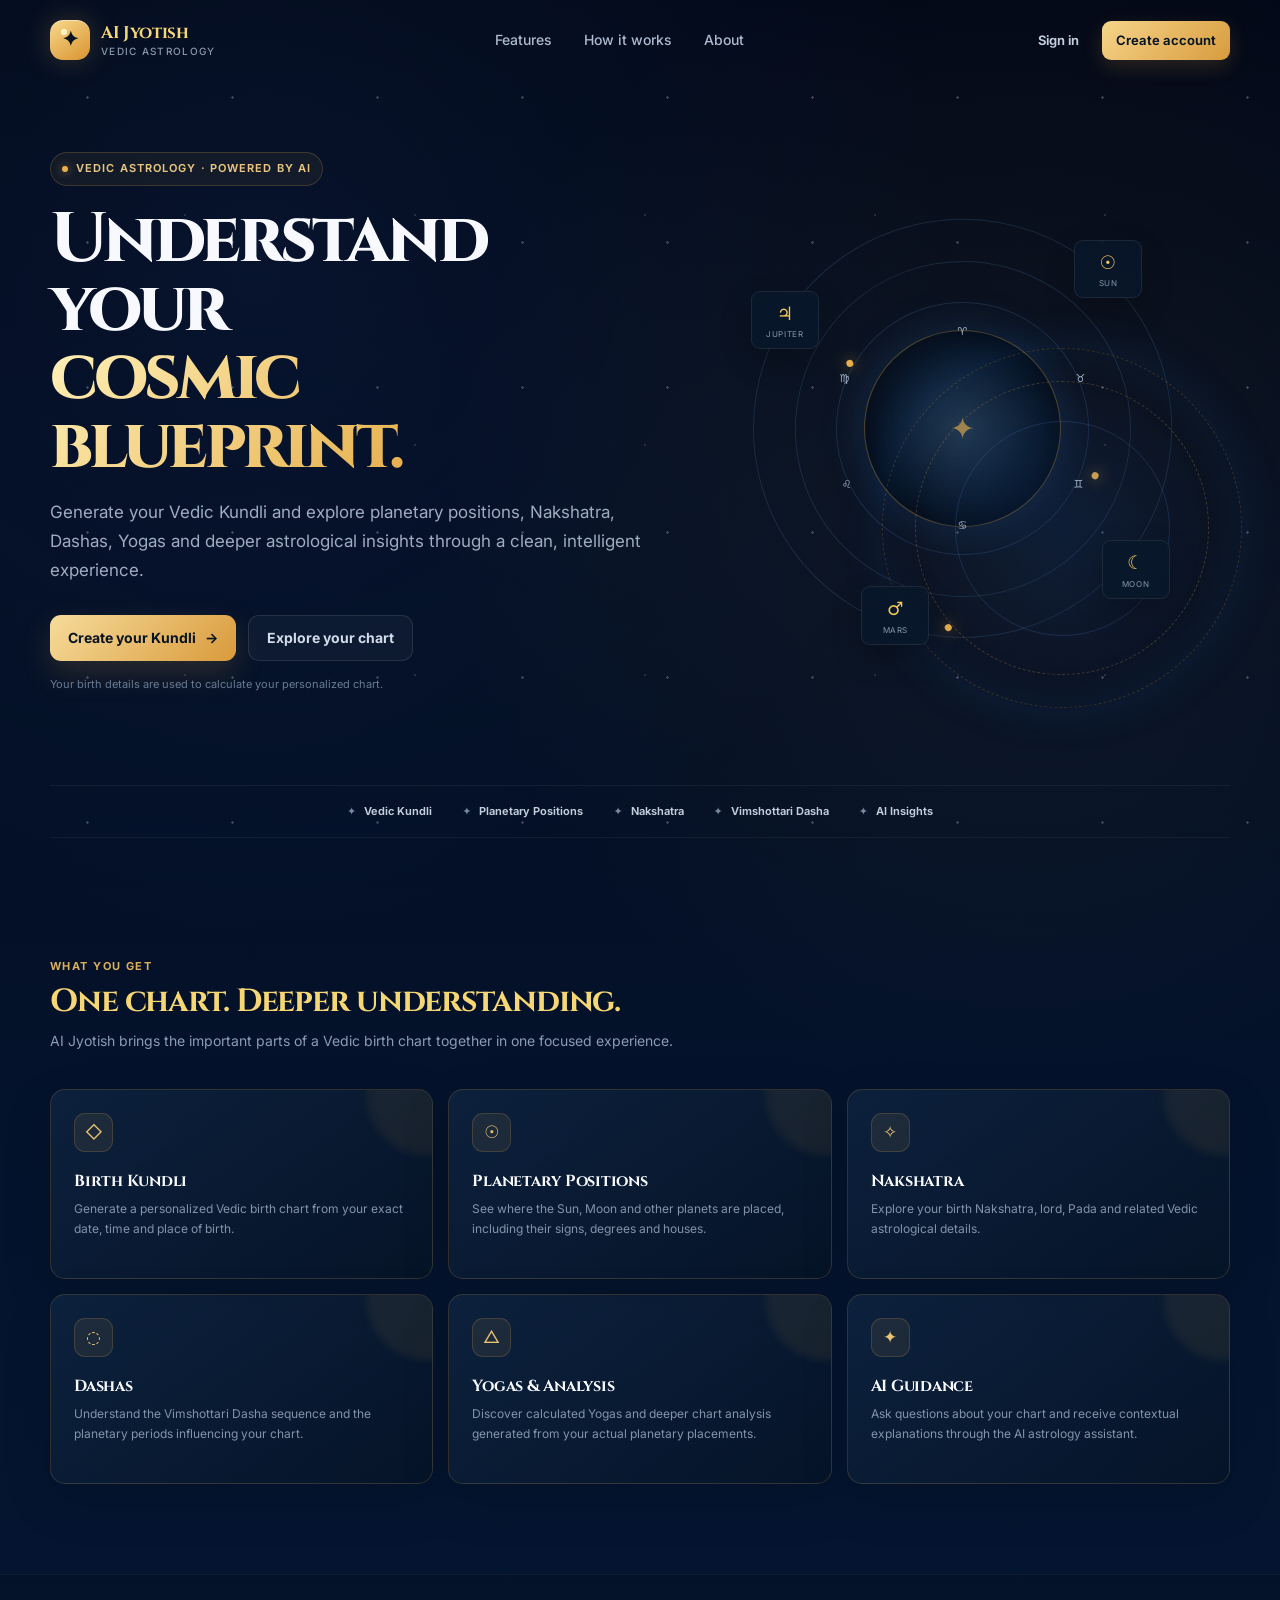
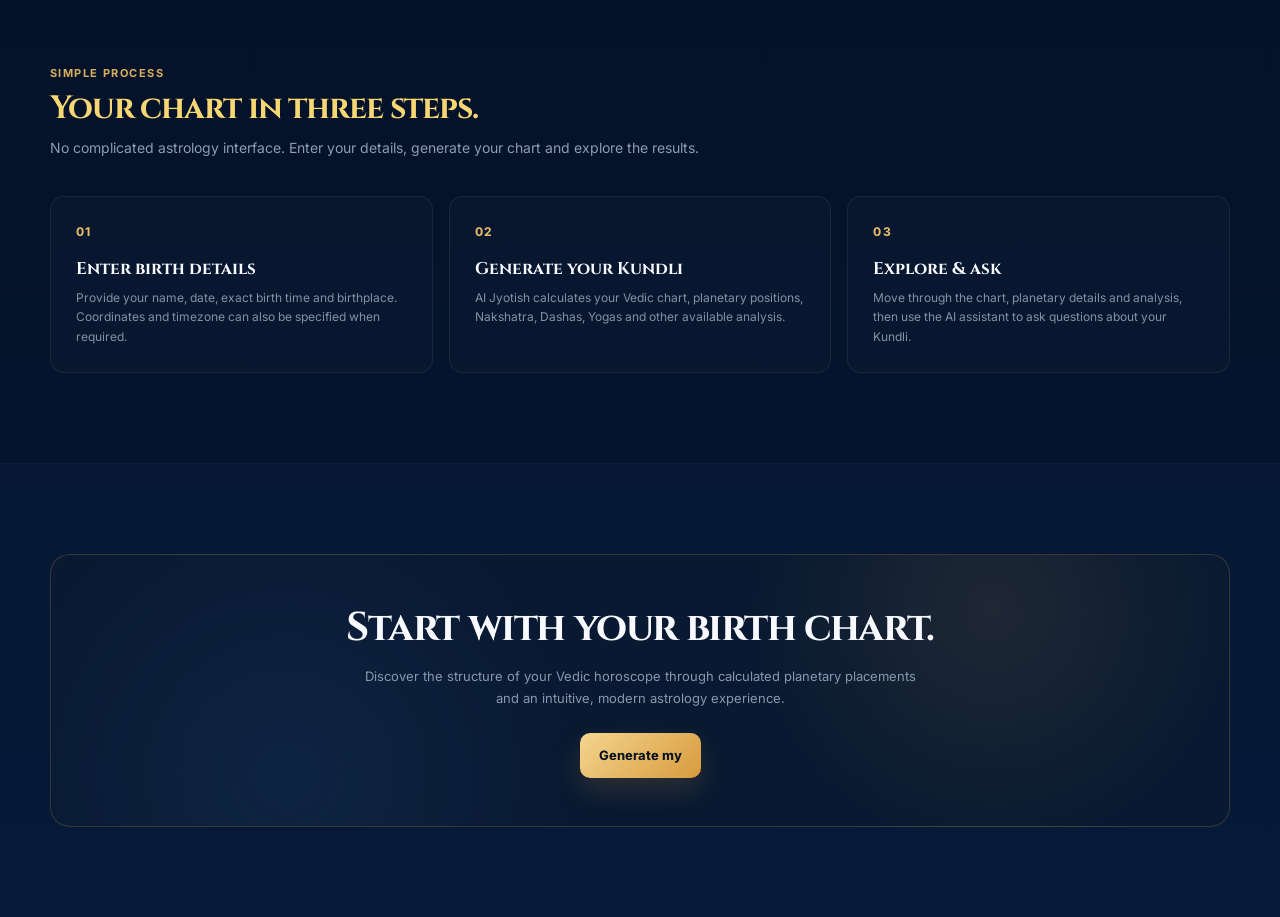
<file: frontend/index.html>
<!DOCTYPE html>
<html lang="en">
<head>
    <meta charset="UTF-8">
    <meta
        name="viewport"
        content="width=device-width, initial-scale=1.0, viewport-fit=cover"
    >

    <meta
        name="description"
        content="AI Jyotish — Vedic astrology, Kundli analysis, planetary positions, Nakshatra, Dashas and personalized AI guidance."
    >

    <meta name="theme-color" content="#071426">

    <title>AI Jyotish — Vedic Astrology</title>

    <!-- Main application styles -->
    <link rel="stylesheet" href="css/style.css">
    <link rel="stylesheet" href="css/cosmic.css">
    <link rel="stylesheet" href="css/charts.css">
    <link rel="stylesheet" href="css/kundli.css">
    <link rel="stylesheet" href="css/planets.css">
    <link rel="stylesheet" href="css/dasha.css">
    <link rel="stylesheet" href="css/ai.css">
    <link rel="stylesheet" href="css/responsive.css">
    <link rel="stylesheet" href="css/theme.css">

    <style>
        /* =========================================================
           LANDING PAGE
           ========================================================= */

        :root {
            --landing-bg: #06101f;
            --landing-bg-2: #0a1930;
            --landing-card: rgba(12, 31, 55, 0.72);
            --landing-border: rgba(232, 177, 76, 0.18);
            --landing-gold: #e8b14c;
            --landing-gold-light: #f5d58a;
            --landing-text: #f5f7fb;
            --landing-muted: #9eacc0;
            --landing-blue: #5ea7ff;
        }

        * {
            box-sizing: border-box;
        }

        html {
            scroll-behavior: smooth;
        }

        body.landing-page {
            margin: 0;
            min-height: 100vh;
            color: var(--landing-text);
            background:
                radial-gradient(circle at 15% 10%, rgba(61, 126, 220, 0.15), transparent 28%),
                radial-gradient(circle at 85% 20%, rgba(232, 177, 76, 0.09), transparent 24%),
                linear-gradient(180deg, #06101f 0%, #08172a 48%, #06101f 100%);
            overflow-x: hidden;
        }

        .landing-shell {
            position: relative;
            min-height: 100vh;
            isolation: isolate;
        }

        .landing-shell::before {
            content: "";
            position: fixed;
            inset: 0;
            pointer-events: none;
            z-index: -1;
            opacity: 0.34;
            background-image:
                radial-gradient(circle, rgba(255,255,255,.65) 0 1px, transparent 1.5px),
                radial-gradient(circle, rgba(255,220,150,.42) 0 1px, transparent 1.5px);
            background-size: 145px 145px, 230px 230px;
            background-position: 15px 25px, 70px 100px;
        }

        /* =========================================================
           NAVIGATION
           ========================================================= */

        .landing-nav {
            width: min(1180px, calc(100% - 32px));
            margin: 0 auto;
            padding: 20px 0;
            display: flex;
            align-items: center;
            justify-content: space-between;
            gap: 24px;
            position: relative;
            z-index: 20;
        }

        .brand {
            display: inline-flex;
            align-items: center;
            gap: 11px;
            text-decoration: none;
            color: #fff;
            font-weight: 700;
            letter-spacing: -0.02em;
        }

        .brand-symbol {
            width: 40px;
            height: 40px;
            border-radius: 13px;
            display: grid;
            place-items: center;
            color: #081321;
            font-size: 20px;
            background:
                radial-gradient(circle at 35% 30%, #fff2bf 0 8%, transparent 9%),
                linear-gradient(145deg, #f7d98e, #d9932f);
            box-shadow:
                0 0 28px rgba(232, 177, 76, .22),
                inset 0 1px 0 rgba(255,255,255,.45);
        }

        .brand-text {
            display: flex;
            flex-direction: column;
            line-height: 1.05;
        }

        .brand-name {
            font-size: 17px;
        }

        .brand-subtitle {
            margin-top: 4px;
            font-size: 10px;
            color: #8999ad;
            font-weight: 500;
            letter-spacing: .13em;
            text-transform: uppercase;
        }

        .landing-nav-links {
            display: flex;
            align-items: center;
            gap: 8px;
        }

        .landing-nav-links a {
            color: #aebbd0;
            text-decoration: none;
            font-size: 14px;
            font-weight: 500;
            padding: 9px 12px;
            border-radius: 9px;
            transition:
                color .2s ease,
                background .2s ease;
        }

        .landing-nav-links a:hover {
            color: #fff;
            background: rgba(255,255,255,.05);
        }

        .nav-auth {
            display: flex;
            align-items: center;
            gap: 9px;
        }

        .nav-login,
        .nav-register {
            text-decoration: none;
            font-size: 13px;
            font-weight: 650;
            border-radius: 9px;
            padding: 9px 14px;
            transition: .2s ease;
        }

        .nav-login {
            color: #c5d0df;
        }

        .nav-login:hover {
            color: #fff;
            background: rgba(255,255,255,.05);
        }

        .nav-register {
            color: #081321;
            background: linear-gradient(135deg, #f5d58a, #d99b3d);
            box-shadow: 0 7px 20px rgba(217, 155, 61, .18);
        }

        .nav-register:hover {
            transform: translateY(-1px);
            box-shadow: 0 10px 25px rgba(217, 155, 61, .25);
        }

        /* =========================================================
           HERO
           ========================================================= */

        .landing-hero {
            width: min(1180px, calc(100% - 32px));
            min-height: 650px;
            margin: 0 auto;
            padding: 72px 0 80px;
            display: grid;
            grid-template-columns: minmax(0, 1.05fr) minmax(400px, .95fr);
            align-items: center;
            gap: 54px;
        }

        .hero-content {
            position: relative;
            z-index: 2;
        }

        .eyebrow {
            width: fit-content;
            display: inline-flex;
            align-items: center;
            gap: 8px;
            padding: 7px 11px;
            border: 1px solid rgba(232,177,76,.2);
            border-radius: 999px;
            color: #e7c57f;
            background: rgba(232,177,76,.06);
            font-size: 11px;
            font-weight: 650;
            letter-spacing: .1em;
            text-transform: uppercase;
        }

        .eyebrow-dot {
            width: 6px;
            height: 6px;
            border-radius: 50%;
            background: #e8b14c;
            box-shadow: 0 0 10px rgba(232,177,76,.65);
        }

        .hero-title {
            margin: 20px 0 18px;
            max-width: 720px;
            font-size: clamp(42px, 6vw, 70px);
            line-height: .98;
            letter-spacing: -.055em;
            font-weight: 760;
        }

        .hero-title .gold {
            display: inline-block;
            color: var(--landing-gold-light);
            background: linear-gradient(135deg, #fff1b9, #e5ad48 70%);
            -webkit-background-clip: text;
            background-clip: text;
            -webkit-text-fill-color: transparent;
        }

        .hero-description {
            max-width: 600px;
            margin: 0;
            color: #9eacc0;
            font-size: 17px;
            line-height: 1.7;
        }

        .hero-actions {
            display: flex;
            align-items: center;
            flex-wrap: wrap;
            gap: 12px;
            margin-top: 30px;
        }

        .hero-primary,
        .hero-secondary {
            min-height: 46px;
            display: inline-flex;
            align-items: center;
            justify-content: center;
            gap: 9px;
            padding: 0 18px;
            border-radius: 11px;
            text-decoration: none;
            font-size: 14px;
            font-weight: 700;
            transition: .22s ease;
        }

        .hero-primary {
            color: #071321;
            background: linear-gradient(135deg, #f6dc9b, #d99a3b);
            box-shadow: 0 12px 30px rgba(217,154,59,.18);
        }

        .hero-primary:hover {
            transform: translateY(-2px);
            box-shadow: 0 16px 34px rgba(217,154,59,.26);
        }

        .hero-secondary {
            color: #d3dceb;
            border: 1px solid rgba(255,255,255,.1);
            background: rgba(255,255,255,.035);
        }

        .hero-secondary:hover {
            color: #fff;
            background: rgba(255,255,255,.07);
        }

        .hero-note {
            margin-top: 15px;
            color: #697b92;
            font-size: 11px;
        }

        /* =========================================================
           COSMIC VISUAL
           ========================================================= */

        .hero-visual {
            position: relative;
            min-height: 490px;
            display: grid;
            place-items: center;
        }

        .orbit-scene {
            width: min(460px, 100%);
            aspect-ratio: 1;
            position: relative;
            display: grid;
            place-items: center;
        }

        .orbit-glow {
            position: absolute;
            width: 58%;
            aspect-ratio: 1;
            border-radius: 50%;
            background: radial-gradient(
                circle,
                rgba(232,177,76,.17),
                rgba(74,135,222,.08) 42%,
                transparent 70%
            );
            filter: blur(12px);
        }

        .orbit {
            position: absolute;
            border: 1px solid rgba(111,165,225,.16);
            border-radius: 50%;
            transform: rotate(-15deg);
        }

        .orbit.one {
            width: 55%;
            height: 55%;
        }

        .orbit.two {
            width: 73%;
            height: 73%;
            transform: rotate(25deg);
        }

        .orbit.three {
            width: 91%;
            height: 91%;
            transform: rotate(-35deg);
        }

        .orbit::after {
            content: "";
            position: absolute;
            width: 7px;
            height: 7px;
            border-radius: 50%;
            background: #e8b14c;
            box-shadow: 0 0 15px rgba(232,177,76,.8);
        }

        .orbit.one::after {
            top: 12%;
            left: 12%;
        }

        .orbit.two::after {
            right: 7%;
            top: 45%;
        }

        .orbit.three::after {
            bottom: 12%;
            left: 19%;
        }

        .zodiac-wheel {
            width: 43%;
            aspect-ratio: 1;
            border-radius: 50%;
            position: relative;
            display: grid;
            place-items: center;
            border: 1px solid rgba(232,177,76,.32);
            background:
                radial-gradient(circle at 50% 50%, rgba(30,67,105,.65), rgba(7,19,35,.92) 70%);
            box-shadow:
                0 0 50px rgba(41,104,179,.14),
                inset 0 0 40px rgba(0,0,0,.25);
        }

        .zodiac-wheel::before {
            content: "✦";
            position: absolute;
            color: rgba(232,177,76,.65);
            font-size: 30px;
        }

        .zodiac-ring {
            position: absolute;
            inset: 9%;
            border: 1px dashed rgba(232,177,76,.2);
            border-radius: 50%;
        }

        .zodiac-label {
            position: absolute;
            font-size: 11px;
            color: #aabbd0;
            font-weight: 600;
        }

        .zodiac-label:nth-child(2) {
            top: -8px;
            left: 50%;
            transform: translateX(-50%);
        }

        .zodiac-label:nth-child(3) {
            top: 20%;
            right: -25px;
        }

        .zodiac-label:nth-child(4) {
            bottom: 17%;
            right: -23px;
        }

        .zodiac-label:nth-child(5) {
            bottom: -8px;
            left: 50%;
            transform: translateX(-50%);
        }

        .zodiac-label:nth-child(6) {
            bottom: 17%;
            left: -23px;
        }

        .zodiac-label:nth-child(7) {
            top: 20%;
            left: -25px;
        }

        .planet-chip {
            position: absolute;
            min-width: 68px;
            padding: 7px 9px;
            border: 1px solid rgba(255,255,255,.08);
            border-radius: 9px;
            background: rgba(9,24,43,.82);
            backdrop-filter: blur(12px);
            box-shadow: 0 12px 30px rgba(0,0,0,.22);
            text-align: center;
        }

        .planet-symbol {
            display: block;
            color: #f1c871;
            font-size: 16px;
            margin-bottom: 2px;
        }

        .planet-name {
            display: block;
            color: #8598af;
            font-size: 8px;
            text-transform: uppercase;
            letter-spacing: .08em;
        }

        .planet-sun {
            top: 9%;
            right: 11%;
        }

        .planet-moon {
            bottom: 13%;
            right: 5%;
        }

        .planet-mars {
            bottom: 3%;
            left: 28%;
        }

        .planet-jupiter {
            top: 20%;
            left: 4%;
        }

        /* =========================================================
           TRUST STRIP
           ========================================================= */

        .trust-strip {
            width: min(1180px, calc(100% - 32px));
            margin: 0 auto 30px;
            padding: 17px 20px;
            display: flex;
            align-items: center;
            justify-content: center;
            gap: 30px;
            flex-wrap: wrap;
            border-top: 1px solid rgba(255,255,255,.055);
            border-bottom: 1px solid rgba(255,255,255,.055);
        }

        .trust-item {
            display: inline-flex;
            align-items: center;
            gap: 8px;
            color: #778aa2;
            font-size: 11px;
        }

        .trust-item strong {
            color: #c3cedd;
            font-weight: 650;
        }

        /* =========================================================
           FEATURES
           ========================================================= */

        .landing-section {
            width: min(1180px, calc(100% - 32px));
            margin: 0 auto;
            padding: 90px 0;
        }

        .section-heading {
            max-width: 650px;
            margin-bottom: 36px;
        }

        .section-kicker {
            color: #d9ae5c;
            font-size: 11px;
            font-weight: 700;
            letter-spacing: .13em;
            text-transform: uppercase;
        }

        .section-title {
            margin: 9px 0 10px;
            font-size: clamp(28px, 4vw, 42px);
            line-height: 1.08;
            letter-spacing: -.035em;
        }

        .section-description {
            margin: 0;
            color: #8798ae;
            line-height: 1.7;
            font-size: 14px;
        }

        .feature-grid {
            display: grid;
            grid-template-columns: repeat(3, minmax(0, 1fr));
            gap: 15px;
        }

        .feature-card {
            position: relative;
            min-height: 190px;
            padding: 23px;
            border: 1px solid var(--landing-border);
            border-radius: 15px;
            background:
                linear-gradient(145deg, rgba(18,42,71,.62), rgba(7,20,37,.68));
            box-shadow: 0 18px 50px rgba(0,0,0,.13);
            overflow: hidden;
            transition:
                transform .22s ease,
                border-color .22s ease;
        }

        .feature-card::after {
            content: "";
            position: absolute;
            width: 120px;
            height: 120px;
            right: -55px;
            top: -55px;
            border-radius: 50%;
            background: rgba(232,177,76,.07);
            filter: blur(4px);
        }

        .feature-card:hover {
            transform: translateY(-3px);
            border-color: rgba(232,177,76,.31);
        }

        .feature-icon {
            width: 39px;
            height: 39px;
            margin-bottom: 19px;
            display: grid;
            place-items: center;
            border-radius: 11px;
            color: #eac273;
            border: 1px solid rgba(232,177,76,.18);
            background: rgba(232,177,76,.08);
            font-size: 17px;
        }

        .feature-card h3 {
            margin: 0 0 8px;
            font-size: 16px;
            letter-spacing: -.015em;
        }

        .feature-card p {
            margin: 0;
            color: #8294aa;
            font-size: 12px;
            line-height: 1.65;
        }

        /* =========================================================
           HOW IT WORKS
           ========================================================= */

        .steps-section {
            border-top: 1px solid rgba(255,255,255,.045);
            border-bottom: 1px solid rgba(255,255,255,.045);
            background: rgba(5,15,28,.3);
        }

        .steps-grid {
            display: grid;
            grid-template-columns: repeat(3, minmax(0, 1fr));
            gap: 16px;
        }

        .step {
            position: relative;
            padding: 25px;
            border-radius: 14px;
            border: 1px solid rgba(255,255,255,.065);
            background: rgba(255,255,255,.018);
        }

        .step-number {
            color: #e7bb68;
            font-size: 12px;
            font-weight: 750;
            letter-spacing: .1em;
        }

        .step h3 {
            margin: 17px 0 8px;
            font-size: 17px;
        }

        .step p {
            margin: 0;
            color: #8192a8;
            line-height: 1.65;
            font-size: 12px;
        }

        /* =========================================================
           CTA
           ========================================================= */

        .cta-box {
            position: relative;
            overflow: hidden;
            padding: 48px;
            border-radius: 20px;
            border: 1px solid rgba(232,177,76,.2);
            background:
                radial-gradient(circle at 80% 20%, rgba(232,177,76,.1), transparent 25%),
                radial-gradient(circle at 20% 80%, rgba(67,135,219,.1), transparent 30%),
                rgba(10,27,48,.7);
            text-align: center;
        }

        .cta-box h2 {
            max-width: 650px;
            margin: 0 auto 12px;
            font-size: clamp(27px, 4vw, 40px);
            letter-spacing: -.035em;
        }

        .cta-box p {
            max-width: 560px;
            margin: 0 auto;
            color: #8799af;
            font-size: 13px;
            line-height: 1.7;
        }

        .cta-button {
            display: inline-flex;
            margin-top: 24px;
            min-height: 45px;
            align-items: center;
            justify-content: center;
            padding: 0 19px;
            border-radius: 10px;
            color: #081321;
            background: linear-gradient(135deg, #f4d58f, #d89b3d);
            text-decoration: none;
            font-size: 13px;
            font-weight: 750;
            box-shadow: 0 12px 28px rgba(216,155,61,.18);
        }

        /* =========================================================
           FOOTER
           ========================================================= */

        .landing-footer {
            width: min(1180px, calc(100% - 32px));
            margin: 0 auto;
            padding: 28px 0 35px;
            display: flex;
            align-items: center;
            justify-content: space-between;
            gap: 20px;
            border-top: 1px solid rgba(255,255,255,.05);
            color: #64768d;
            font-size: 10px;
        }

        .footer-brand {
            color: #9ba9bb;
            font-weight: 650;
        }

        .footer-disclaimer {
            text-align: right;
        }

        /* =========================================================
           RESPONSIVE
           ========================================================= */

        @media (max-width: 900px) {
            .landing-hero {
                grid-template-columns: 1fr;
                padding-top: 45px;
                min-height: auto;
            }

            .hero-content {
                text-align: center;
            }

            .eyebrow {
                margin-inline: auto;
            }

            .hero-description {
                margin-inline: auto;
            }

            .hero-actions {
                justify-content: center;
            }

            .hero-note {
                text-align: center;
            }

            .hero-visual {
                min-height: 390px;
            }

            .feature-grid {
                grid-template-columns: repeat(2, minmax(0, 1fr));
            }

            .steps-grid {
                grid-template-columns: 1fr;
            }
        }

        @media (max-width: 680px) {
            .landing-nav {
                padding-top: 14px;
            }

            .landing-nav-links {
                display: none;
            }

            .nav-login {
                display: none;
            }

            .nav-register {
                padding: 8px 11px;
                font-size: 11px;
            }

            .brand-symbol {
                width: 35px;
                height: 35px;
                border-radius: 10px;
            }

            .brand-name {
                font-size: 15px;
            }

            .landing-hero {
                padding-top: 38px;
                padding-bottom: 30px;
                gap: 15px;
            }

            .hero-title {
                font-size: clamp(38px, 12vw, 53px);
            }

            .hero-description {
                font-size: 14px;
            }

            .hero-visual {
                min-height: 315px;
            }

            .orbit-scene {
                width: min(340px, 100%);
            }

            .planet-chip {
                transform: scale(.82);
            }

            .trust-strip {
                gap: 13px 22px;
                justify-content: flex-start;
            }

            .landing-section {
                padding: 60px 0;
            }

            .feature-grid {
                grid-template-columns: 1fr;
            }

            .feature-card {
                min-height: 165px;
            }

            .cta-box {
                padding: 34px 20px;
            }

            .landing-footer {
                align-items: flex-start;
                flex-direction: column;
            }

            .footer-disclaimer {
                text-align: left;
            }
        }

        @media (prefers-reduced-motion: reduce) {
            html {
                scroll-behavior: auto;
            }

            *,
            *::before,
            *::after {
                animation-duration: .01ms !important;
                animation-iteration-count: 1 !important;
                transition-duration: .01ms !important;
            }
        }
    </style>
</head>

<body class="landing-page">

<div class="landing-shell">

    <!-- =========================================================
         NAVIGATION
         ========================================================= -->
    <header>
        <nav class="landing-nav" aria-label="Main navigation">

            <a class="brand" href="index.html" aria-label="AI Jyotish home">
                <span class="brand-symbol" aria-hidden="true">✦</span>

                <span class="brand-text">
                    <span class="brand-name">AI Jyotish</span>
                    <span class="brand-subtitle">Vedic Astrology</span>
                </span>
            </a>

            <div class="landing-nav-links">
                <a href="#features">Features</a>
                <a href="#how-it-works">How it works</a>
                <a href="#about">About</a>
            </div>

            <div class="nav-auth">
                <a class="nav-login" href="login.html">Sign in</a>
                <a class="nav-register" href="register.html">Create account</a>
            </div>

        </nav>
    </header>


    <!-- =========================================================
         HERO
         ========================================================= -->
    <main>

        <section class="landing-hero">

            <div class="hero-content">

                <div class="eyebrow">
                    <span class="eyebrow-dot"></span>
                    Vedic astrology · powered by AI
                </div>

                <h1 class="hero-title">
                    Understand your
                    <span class="gold">cosmic blueprint.</span>
                </h1>

                <p class="hero-description">
                    Generate your Vedic Kundli and explore planetary positions,
                    Nakshatra, Dashas, Yogas and deeper astrological insights
                    through a clean, intelligent experience.
                </p>

                <div class="hero-actions">
                    <a class="hero-primary" href="birth-form.html">
                        Create your Kundli
                        <span aria-hidden="true">→</span>
                    </a>

                    <a class="hero-secondary" href="login.html">
                        Explore your chart
                    </a>
                </div>

                <p class="hero-note">
                    Your birth details are used to calculate your personalized chart.
                </p>

            </div>


            <!-- Cosmic visual -->
            <div class="hero-visual" aria-hidden="true">

                <div class="orbit-scene">

                    <div class="orbit-glow"></div>

                    <div class="orbit one"></div>
                    <div class="orbit two"></div>
                    <div class="orbit three"></div>

                    <div class="zodiac-wheel">
                        <div class="zodiac-ring"></div>

                        <span class="zodiac-label">♈</span>
                        <span class="zodiac-label">♉</span>
                        <span class="zodiac-label">♊</span>
                        <span class="zodiac-label">♋</span>
                        <span class="zodiac-label">♌</span>
                        <span class="zodiac-label">♍</span>
                    </div>

                    <div class="planet-chip planet-sun">
                        <span class="planet-symbol">☉</span>
                        <span class="planet-name">Sun</span>
                    </div>

                    <div class="planet-chip planet-moon">
                        <span class="planet-symbol">☾</span>
                        <span class="planet-name">Moon</span>
                    </div>

                    <div class="planet-chip planet-mars">
                        <span class="planet-symbol">♂</span>
                        <span class="planet-name">Mars</span>
                    </div>

                    <div class="planet-chip planet-jupiter">
                        <span class="planet-symbol">♃</span>
                        <span class="planet-name">Jupiter</span>
                    </div>

                </div>

            </div>

        </section>


        <!-- =====================================================
             TRUST STRIP
             ===================================================== -->
        <div class="trust-strip">

            <div class="trust-item">
                <span>✦</span>
                <strong>Vedic Kundli</strong>
            </div>

            <div class="trust-item">
                <span>✦</span>
                <strong>Planetary Positions</strong>
            </div>

            <div class="trust-item">
                <span>✦</span>
                <strong>Nakshatra</strong>
            </div>

            <div class="trust-item">
                <span>✦</span>
                <strong>Vimshottari Dasha</strong>
            </div>

            <div class="trust-item">
                <span>✦</span>
                <strong>AI Insights</strong>
            </div>

        </div>


        <!-- =====================================================
             FEATURES
             ===================================================== -->
        <section id="features" class="landing-section">

            <div class="section-heading">
                <div class="section-kicker">What you get</div>

                <h2 class="section-title">
                    One chart. Deeper understanding.
                </h2>

                <p class="section-description">
                    AI Jyotish brings the important parts of a Vedic birth chart
                    together in one focused experience.
                </p>
            </div>


            <div class="feature-grid">

                <article class="feature-card">
                    <div class="feature-icon">◇</div>
                    <h3>Birth Kundli</h3>
                    <p>
                        Generate a personalized Vedic birth chart from your
                        exact date, time and place of birth.
                    </p>
                </article>


                <article class="feature-card">
                    <div class="feature-icon">☉</div>
                    <h3>Planetary Positions</h3>
                    <p>
                        See where the Sun, Moon and other planets are placed,
                        including their signs, degrees and houses.
                    </p>
                </article>


                <article class="feature-card">
                    <div class="feature-icon">✧</div>
                    <h3>Nakshatra</h3>
                    <p>
                        Explore your birth Nakshatra, lord, Pada and related
                        Vedic astrological details.
                    </p>
                </article>


                <article class="feature-card">
                    <div class="feature-icon">◌</div>
                    <h3>Dashas</h3>
                    <p>
                        Understand the Vimshottari Dasha sequence and the
                        planetary periods influencing your chart.
                    </p>
                </article>


                <article class="feature-card">
                    <div class="feature-icon">△</div>
                    <h3>Yogas & Analysis</h3>
                    <p>
                        Discover calculated Yogas and deeper chart analysis
                        generated from your actual planetary placements.
                    </p>
                </article>


                <article class="feature-card">
                    <div class="feature-icon">✦</div>
                    <h3>AI Guidance</h3>
                    <p>
                        Ask questions about your chart and receive contextual
                        explanations through the AI astrology assistant.
                    </p>
                </article>

            </div>

        </section>


        <!-- =====================================================
             HOW IT WORKS
             ===================================================== -->
        <section id="how-it-works" class="steps-section">

            <div class="landing-section">

                <div class="section-heading">
                    <div class="section-kicker">Simple process</div>

                    <h2 class="section-title">
                        Your chart in three steps.
                    </h2>

                    <p class="section-description">
                        No complicated astrology interface. Enter your details,
                        generate your chart and explore the results.
                    </p>
                </div>


                <div class="steps-grid">

                    <article class="step">
                        <div class="step-number">01</div>

                        <h3>Enter birth details</h3>

                        <p>
                            Provide your name, date, exact birth time and
                            birthplace. Coordinates and timezone can also
                            be specified when required.
                        </p>
                    </article>


                    <article class="step">
                        <div class="step-number">02</div>

                        <h3>Generate your Kundli</h3>

                        <p>
                            AI Jyotish calculates your Vedic chart, planetary
                            positions, Nakshatra, Dashas, Yogas and other
                            available analysis.
                        </p>
                    </article>


                    <article class="step">
                        <div class="step-number">03</div>

                        <h3>Explore & ask</h3>

                        <p>
                            Move through the chart, planetary details and
                            analysis, then use the AI assistant to ask
                            questions about your Kundli.
                        </p>
                    </article>

                </div>

            </div>

        </section>


        <!-- =====================================================
             ABOUT / CTA
             ===================================================== -->
        <section id="about" class="landing-section">

            <div class="cta-box">

                <h2>
                    Start with your birth chart.
                </h2>

                <p>
                    Discover the structure of your Vedic horoscope through
                    calculated planetary placements and an intuitive,
                    modern astrology experience.
                </p>

                <a class="cta-button" href="birth-form.html">
                    Generate my
</file>
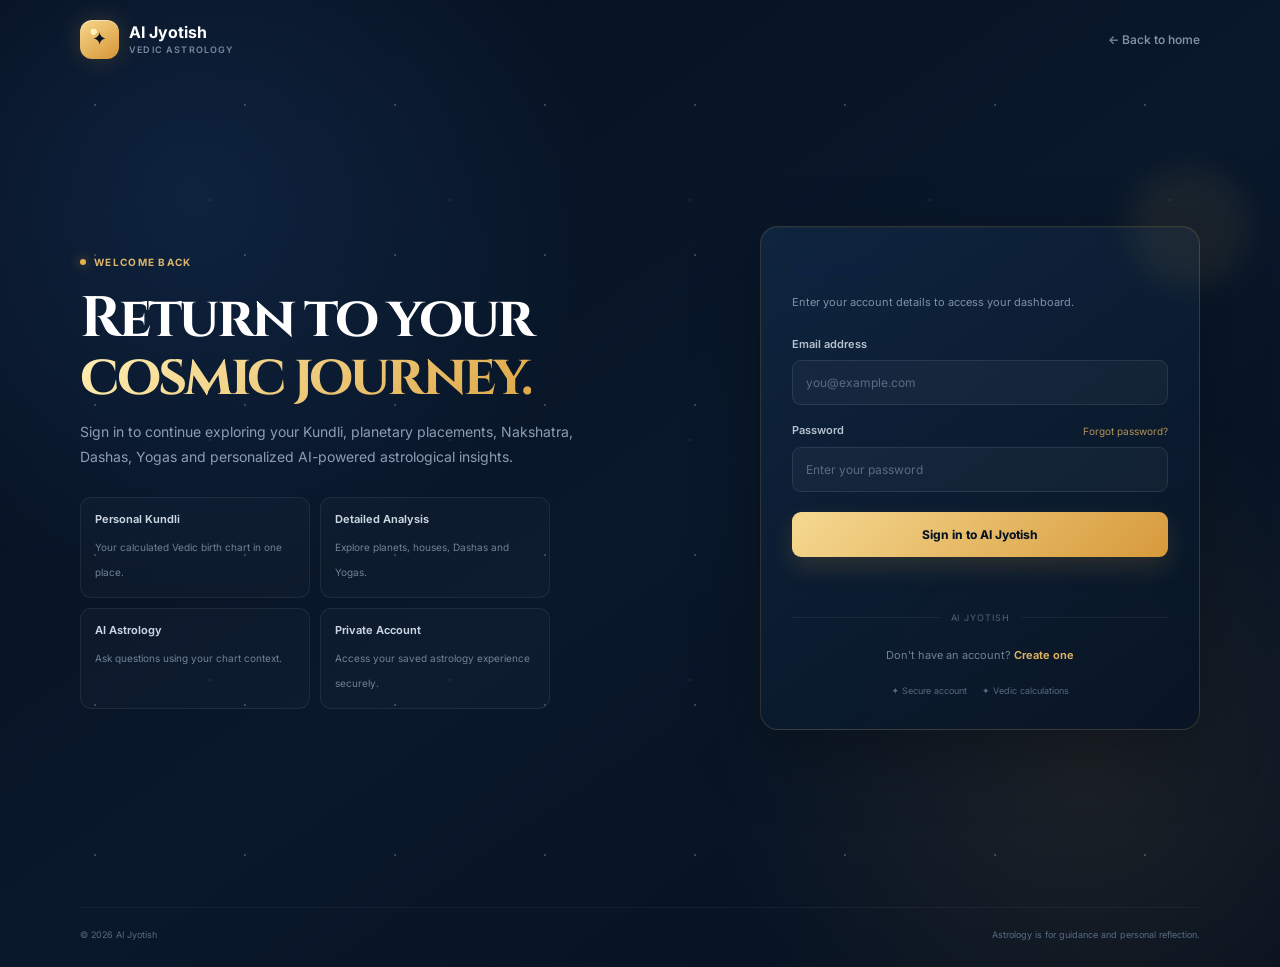
<file: frontend/login.html>
<!DOCTYPE html>
<html lang="en">
<head>
    <meta charset="UTF-8">
    <meta
        name="viewport"
        content="width=device-width, initial-scale=1.0, viewport-fit=cover"
    >

    <meta
        name="description"
        content="Sign in to AI Jyotish and access your Vedic astrology dashboard and Kundli."
    >

    <meta name="theme-color" content="#06101f">

    <title>Sign In — AI Jyotish</title>

    <link rel="stylesheet" href="css/style.css">
    <link rel="stylesheet" href="css/cosmic.css">
    <link rel="stylesheet" href="css/responsive.css">

    <style>
        :root {
            --bg: #06101f;
            --bg-2: #091a2f;
            --card: rgba(10, 27, 48, .82);
            --border: rgba(232, 177, 76, .18);
            --gold: #e8b14c;
            --gold-light: #f4d58e;
            --text: #f4f7fb;
            --muted: #8d9db2;
            --input: rgba(255,255,255,.035);
        }

        * {
            box-sizing: border-box;
        }

        html,
        body {
            min-height: 100%;
        }

        body.auth-page {
            margin: 0;
            min-height: 100vh;
            color: var(--text);
            background:
                radial-gradient(
                    circle at 15% 20%,
                    rgba(55, 117, 203, .16),
                    transparent 30%
                ),
                radial-gradient(
                    circle at 85% 80%,
                    rgba(232, 177, 76, .09),
                    transparent 28%
                ),
                linear-gradient(
                    145deg,
                    #06101f 0%,
                    #09182b 52%,
                    #06101f 100%
                );
            overflow-x: hidden;
        }

        body.auth-page::before {
            content: "";
            position: fixed;
            inset: 0;
            z-index: -1;
            pointer-events: none;
            opacity: .3;
            background-image:
                radial-gradient(circle, rgba(255,255,255,.65) 0 1px, transparent 1.5px),
                radial-gradient(circle, rgba(232,177,76,.4) 0 1px, transparent 1.5px);
            background-size: 150px 150px, 240px 240px;
            background-position: 20px 30px, 90px 80px;
        }

        .auth-shell {
            width: min(1120px, calc(100% - 32px));
            min-height: 100vh;
            margin: 0 auto;
            display: grid;
            grid-template-rows: auto 1fr auto;
        }

        /* ---------------------------------------------------------
           HEADER
           --------------------------------------------------------- */

        .auth-header {
            padding: 20px 0;
            display: flex;
            align-items: center;
            justify-content: space-between;
        }

        .auth-brand {
            display: inline-flex;
            align-items: center;
            gap: 10px;
            color: #fff;
            text-decoration: none;
        }

        .auth-brand-icon {
            width: 39px;
            height: 39px;
            display: grid;
            place-items: center;
            border-radius: 12px;
            color: #091423;
            font-size: 18px;
            background:
                radial-gradient(
                    circle at 35% 30%,
                    #fff2bd 0 8%,
                    transparent 9%
                ),
                linear-gradient(145deg, #f6d88e, #d79536);
            box-shadow:
                0 0 25px rgba(232,177,76,.2),
                inset 0 1px 0 rgba(255,255,255,.45);
        }

        .auth-brand-text {
            display: flex;
            flex-direction: column;
            line-height: 1.05;
        }

        .auth-brand-name {
            font-size: 16px;
            font-weight: 700;
        }

        .auth-brand-subtitle {
            margin-top: 4px;
            color: #77899f;
            font-size: 9px;
            font-weight: 600;
            letter-spacing: .13em;
            text-transform: uppercase;
        }

        .back-home {
            color: #8293a9;
            text-decoration: none;
            font-size: 12px;
            font-weight: 550;
            transition: color .2s ease;
        }

        .back-home:hover {
            color: #fff;
        }

        /* ---------------------------------------------------------
           MAIN
           --------------------------------------------------------- */

        .auth-main {
            display: grid;
            grid-template-columns: minmax(0, 1fr) minmax(360px, 440px);
            align-items: center;
            gap: 70px;
            padding: 35px 0 65px;
        }

        /* Left information */

        .auth-intro {
            max-width: 520px;
        }

        .auth-kicker {
            width: fit-content;
            display: inline-flex;
            align-items: center;
            gap: 8px;
            color: #dcb56a;
            font-size: 10px;
            font-weight: 700;
            letter-spacing: .13em;
            text-transform: uppercase;
        }

        .auth-kicker::before {
            content: "";
            width: 6px;
            height: 6px;
            border-radius: 50%;
            background: var(--gold);
            box-shadow: 0 0 12px rgba(232,177,76,.7);
        }

        .auth-intro h1 {
            margin: 17px 0 14px;
            max-width: 540px;
            font-size: clamp(35px, 5vw, 57px);
            line-height: 1.02;
            letter-spacing: -.05em;
        }

        .auth-intro h1 span {
            color: var(--gold-light);
            background: linear-gradient(135deg, #fff0b5, #dda544);
            -webkit-background-clip: text;
            background-clip: text;
            -webkit-text-fill-color: transparent;
        }

        .auth-intro > p {
            max-width: 500px;
            margin: 0;
            color: var(--muted);
            font-size: 14px;
            line-height: 1.75;
        }

        .auth-highlights {
            display: grid;
            grid-template-columns: repeat(2, minmax(0, 1fr));
            gap: 10px;
            max-width: 470px;
            margin-top: 28px;
        }

        .highlight {
            padding: 13px 14px;
            border: 1px solid rgba(255,255,255,.065);
            border-radius: 11px;
            background: rgba(255,255,255,.018);
        }

        .highlight strong {
            display: block;
            margin-bottom: 4px;
            color: #cbd5e2;
            font-size: 11px;
            font-weight: 650;
        }

        .highlight span {
            color: #718399;
            font-size: 10px;
            line-height: 1.5;
        }

        /* ---------------------------------------------------------
           LOGIN CARD
           --------------------------------------------------------- */

        .auth-card {
            position: relative;
            padding: 31px;
            border: 1px solid var(--border);
            border-radius: 18px;
            background:
                linear-gradient(
                    145deg,
                    rgba(17, 40, 67, .82),
                    rgba(7, 20, 36, .9)
                );
            box-shadow:
                0 25px 70px rgba(0,0,0,.28),
                inset 0 1px 0 rgba(255,255,255,.035);
            backdrop-filter: blur(18px);
        }

        .auth-card::before {
            content: "";
            position: absolute;
            width: 120px;
            height: 120px;
            top: -60px;
            right: -50px;
            border-radius: 50%;
            background: rgba(232,177,76,.07);
            filter: blur(15px);
            pointer-events: none;
        }

        .auth-card-header {
            margin-bottom: 25px;
        }

        .auth-card-header h2 {
            margin: 0 0 7px;
            font-size: 23px;
            letter-spacing: -.025em;
        }

        .auth-card-header p {
            margin: 0;
            color: #7f91a8;
            font-size: 11px;
            line-height: 1.55;
        }

        /* ---------------------------------------------------------
           FORM
           --------------------------------------------------------- */

        #loginForm {
            display: flex;
            flex-direction: column;
            gap: 17px;
        }

        .field {
            display: flex;
            flex-direction: column;
            gap: 7px;
        }

        .field label {
            color: #b6c2d1;
            font-size: 11px;
            font-weight: 600;
        }

        .field input {
            width: 100%;
            height: 45px;
            padding: 0 13px;
            border: 1px solid rgba(255,255,255,.09);
            border-radius: 9px;
            outline: none;
            color: #edf2f8;
            background: var(--input);
            font: inherit;
            font-size: 12px;
            transition:
                border-color .2s ease,
                background .2s ease,
                box-shadow .2s ease;
        }

        .field input::placeholder {
            color: #596c83;
        }

        .field input:hover {
            border-color: rgba(255,255,255,.14);
        }

        .field input:focus {
            border-color: rgba(232,177,76,.52);
            background: rgba(255,255,255,.045);
            box-shadow: 0 0 0 3px rgba(232,177,76,.08);
        }

        .password-row {
            display: flex;
            align-items: center;
            justify-content: space-between;
            gap: 12px;
        }

        .forgot-link {
            color: #b69457;
            font-size: 10px;
            text-decoration: none;
        }

        .forgot-link:hover {
            color: #e5c47f;
        }

        .login-submit {
            width: 100%;
            min-height: 45px;
            margin-top: 3px;
            border: 0;
            border-radius: 9px;
            cursor: pointer;
            color: #071321;
            background: linear-gradient(135deg, #f5d991, #d79a3b);
            box-shadow: 0 10px 25px rgba(215,154,59,.17);
            font: inherit;
            font-size: 12px;
            font-weight: 750;
            transition:
                transform .2s ease,
                box-shadow .2s ease,
                opacity .2s ease;
        }

        .login-submit:hover {
            transform: translateY(-1px);
            box-shadow: 0 14px 30px rgba(215,154,59,.24);
        }

        .login-submit:active {
            transform: translateY(0);
        }

        .login-submit:disabled {
            cursor: not-allowed;
            opacity: .62;
            transform: none;
        }

        #loginMessage {
            min-height: 18px;
            margin: -3px 0 0;
            font-size: 11px;
            line-height: 1.5;
        }

        .auth-divider {
            display: flex;
            align-items: center;
            gap: 11px;
            margin: 22px 0;
            color: #52657c;
            font-size: 9px;
            text-transform: uppercase;
            letter-spacing: .1em;
        }

        .auth-divider::before,
        .auth-divider::after {
            content: "";
            height: 1px;
            flex: 1;
            background: rgba(255,255,255,.06);
        }

        .register-prompt {
            margin: 0;
            text-align: center;
            color: #718399;
            font-size: 11px;
        }

        .register-prompt a {
            color: #dfb35f;
            text-decoration: none;
            font-weight: 650;
        }

        .register-prompt a:hover {
            color: #f0cf84;
        }

        .auth-security {
            display: flex;
            justify-content: center;
            gap: 15px;
            margin-top: 19px;
            color: #566a81;
            font-size: 9px;
        }

        .auth-security span {
            display: inline-flex;
            align-items: center;
            gap: 5px;
        }

        /* ---------------------------------------------------------
           FOOTER
           --------------------------------------------------------- */

        .auth-footer {
            padding: 20px 0 25px;
            display: flex;
            justify-content: space-between;
            gap: 20px;
            border-top: 1px solid rgba(255,255,255,.05);
            color: #596c83;
            font-size: 9px;
        }

        /* ---------------------------------------------------------
           RESPONSIVE
           --------------------------------------------------------- */

        @media (max-width: 850px) {
            .auth-main {
                grid-template-columns: 1fr;
                gap: 35px;
                padding-top: 35px;
            }

            .auth-intro {
                max-width: 620px;
                text-align: center;
                margin-inline: auto;
            }

            .auth-kicker {
                margin-inline: auto;
            }

            .auth-intro > p {
                margin-inline: auto;
            }

            .auth-highlights {
                margin-inline: auto;
            }

            .auth-card {
                width: min(440px, 100%);
                margin-inline: auto;
            }
        }

        @media (max-width: 520px) {
            .auth-shell {
                width: min(100% - 24px, 1120px);
            }

            .auth-header {
                padding: 14px 0;
            }

            .auth-brand-icon {
                width: 35px;
                height: 35px;
                border-radius: 10px;
            }

            .auth-brand-name {
                font-size: 14px;
            }

            .auth-brand-subtitle {
                font-size: 8px;
            }

            .back-home {
                font-size: 10px;
            }

            .auth-main {
                padding: 28px 0 45px;
            }

            .auth-intro h1 {
                font-size: 38px;
            }

            .auth-intro > p {
                font-size: 12px;
            }

            .auth-highlights {
                grid-template-columns: 1fr;
                text-align: left;
            }

            .auth-card {
                padding: 23px 19px;
                border-radius: 15px;
            }

            .auth-card-header h2 {
                font-size: 21px;
            }

            .auth-footer {
                flex-direction: column;
                gap: 7px;
            }
        }

        @media (prefers-reduced-motion: reduce) {
            *,
            *::before,
            *::after {
                transition-duration: .01ms !important;
            }
        }
    </style>
</head>

<body class="auth-page">

<div class="auth-shell">

    <!-- =========================================================
         HEADER
         ========================================================= -->
    <header class="auth-header">

        <a class="auth-brand" href="index.html">
            <span class="auth-brand-icon" aria-hidden="true">✦</span>

            <span class="auth-brand-text">
                <span class="auth-brand-name">AI Jyotish</span>
                <span class="auth-brand-subtitle">Vedic Astrology</span>
            </span>
        </a>

        <a class="back-home" href="index.html">
            ← Back to home
        </a>

    </header>


    <!-- =========================================================
         MAIN
         ========================================================= -->
    <main class="auth-main">

        <!-- Intro -->
        <section class="auth-intro">

            <div class="auth-kicker">
                Welcome back
            </div>

            <h1>
                Return to your
                <span>cosmic journey.</span>
            </h1>

            <p>
                Sign in to continue exploring your Kundli, planetary
                placements, Nakshatra, Dashas, Yogas and personalized
                AI-powered astrological insights.
            </p>

            <div class="auth-highlights">

                <div class="highlight">
                    <strong>Personal Kundli</strong>
                    <span>Your calculated Vedic birth chart in one place.</span>
                </div>

                <div class="highlight">
                    <strong>Detailed Analysis</strong>
                    <span>Explore planets, houses, Dashas and Yogas.</span>
                </div>

                <div class="highlight">
                    <strong>AI Astrology</strong>
                    <span>Ask questions using your chart context.</span>
                </div>

                <div class="highlight">
                    <strong>Private Account</strong>
                    <span>Access your saved astrology experience securely.</span>
                </div>

            </div>

        </section>


        <!-- Login -->
        <section class="auth-card" aria-labelledby="loginTitle">

            <div class="auth-card-header">
                <h2 id="loginTitle">Sign in</h2>

                <p>
                    Enter your account details to access your dashboard.
                </p>
            </div>


            <form id="loginForm" novalidate>

                <div class="field">
                    <label for="email">
                        Email address
                    </label>

                    <input
                        type="email"
                        id="email"
                        name="email"
                        autocomplete="email"
                        placeholder="you@example.com"
                        required
                    >
                </div>


                <div class="field">

                    <div class="password-row">
                        <label for="password">
                            Password
                        </label>

                        <a
                            class="forgot-link"
                            href="#"
                            onclick="return false;"
                            aria-label="Password recovery"
                        >
                            Forgot password?
                        </a>
                    </div>

                    <input
                        type="password"
                        id="password"
                        name="password"
                        autocomplete="current-password"
                        placeholder="Enter your password"
                        required
                    >

                </div>


                <button
                    type="submit"
                    id="loginButton"
                    class="login-submit"
                >
                    Sign in to AI Jyotish
                </button>


                <div
                    id="loginMessage"
                    role="status"
                    aria-live="polite"
                ></div>

            </form>


            <div class="auth-divider">
                <span>AI Jyotish</span>
            </div>


            <p class="register-prompt">
                Don't have an account?
                <a href="register.html">Create one</a>
            </p>


            <div class="auth-security">
                <span>✦ Secure account</span>
                <span>✦ Vedic calculations</span>
            </div>

        </section>

    </main>


    <!-- =========================================================
         FOOTER
         ========================================================= -->
    <footer class="auth-footer">

        <span>
            © <span id="currentYear"></span> AI Jyotish
        </span>

        <span>
            Astrology is for guidance and personal reflection.
        </span>

    </footer>

</div>


<!-- =============================================================
     APPLICATION SCRIPTS
     ============================================================= -->

<script>
    (function () {
        const year = document.getElementById("currentYear");

        if (year) {
            year.textContent = new Date().getFullYear();
        }
    })();
</script>

<script src="js/api.js"></script>
<script src="js/auth.js"></script>
<script src="js/script.js"></script>

</body>
</html>
</file>
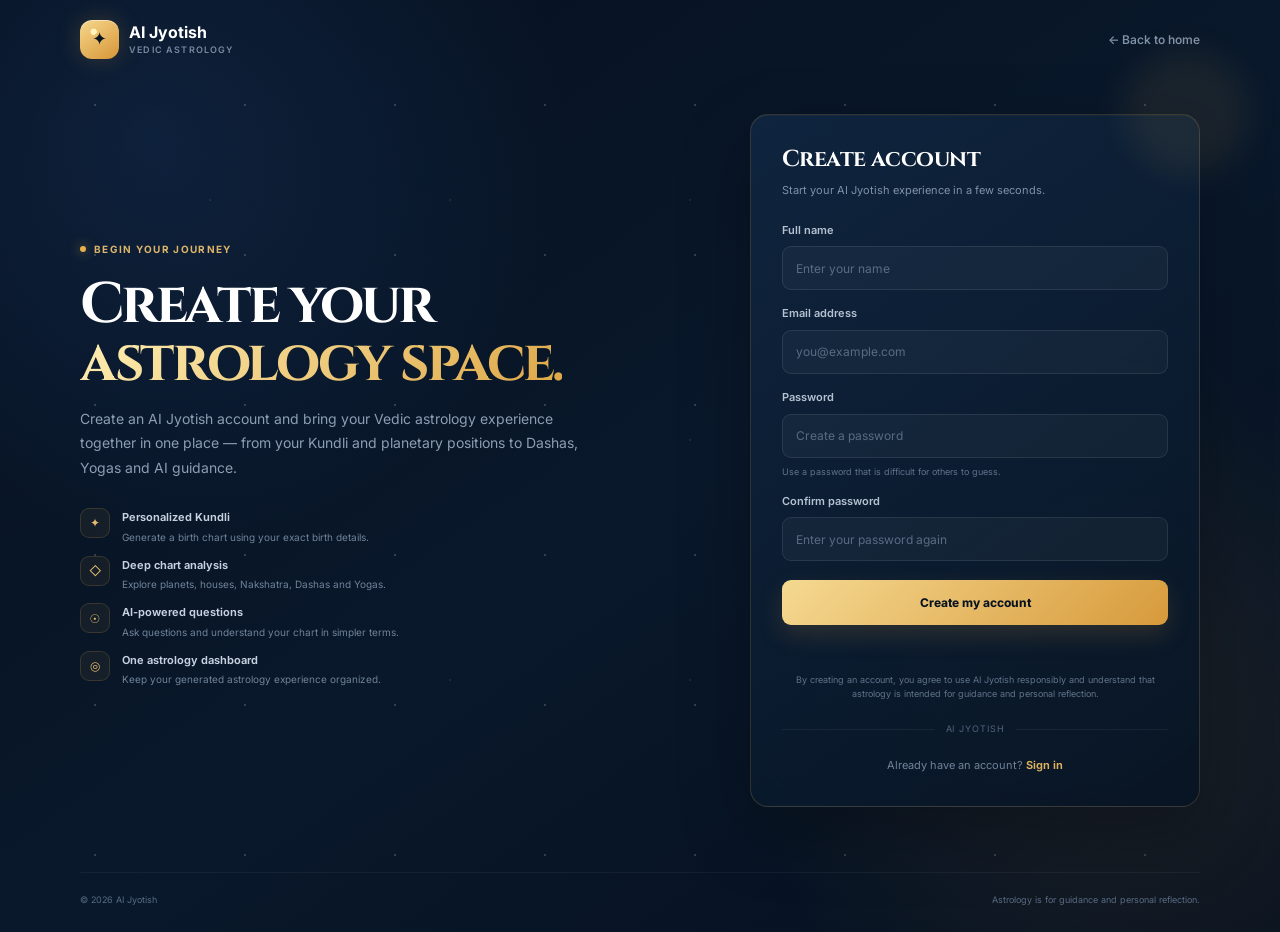
<file: frontend/register.html>
<!DOCTYPE html>
<html lang="en">
<head>
    <meta charset="UTF-8">

    <meta
        name="viewport"
        content="width=device-width, initial-scale=1.0, viewport-fit=cover"
    >

    <meta
        name="description"
        content="Create your AI Jyotish account and explore Vedic astrology, Kundli analysis and AI-powered insights."
    >

    <meta name="theme-color" content="#06101f">

    <title>Create Account — AI Jyotish</title>

    <link rel="stylesheet" href="css/style.css">
    <link rel="stylesheet" href="css/cosmic.css">
    <link rel="stylesheet" href="css/responsive.css">

    <style>
        :root {
            --auth-bg: #06101f;
            --auth-bg-2: #09192d;
            --auth-card: rgba(10, 28, 49, .84);
            --auth-border: rgba(232, 177, 76, .18);
            --auth-gold: #e8b14c;
            --auth-gold-light: #f5d78f;
            --auth-text: #f4f7fb;
            --auth-muted: #8d9db2;
            --auth-input: rgba(255,255,255,.035);
        }

        * {
            box-sizing: border-box;
        }

        html {
            min-height: 100%;
        }

        body.register-page {
            margin: 0;
            min-height: 100vh;
            color: var(--auth-text);
            background:
                radial-gradient(
                    circle at 12% 15%,
                    rgba(55, 117, 203, .15),
                    transparent 30%
                ),
                radial-gradient(
                    circle at 88% 78%,
                    rgba(232, 177, 76, .09),
                    transparent 28%
                ),
                linear-gradient(
                    145deg,
                    #06101f 0%,
                    #09182b 52%,
                    #06101f 100%
                );
            overflow-x: hidden;
        }

        body.register-page::before {
            content: "";
            position: fixed;
            inset: 0;
            z-index: -1;
            pointer-events: none;
            opacity: .28;
            background-image:
                radial-gradient(circle, rgba(255,255,255,.62) 0 1px, transparent 1.5px),
                radial-gradient(circle, rgba(232,177,76,.4) 0 1px, transparent 1.5px);
            background-size: 150px 150px, 240px 240px;
            background-position: 20px 30px, 90px 80px;
        }

        .register-shell {
            width: min(1120px, calc(100% - 32px));
            min-height: 100vh;
            margin: 0 auto;
            display: grid;
            grid-template-rows: auto 1fr auto;
        }

        /* =========================================================
           HEADER
           ========================================================= */

        .register-header {
            padding: 20px 0;
            display: flex;
            align-items: center;
            justify-content: space-between;
            gap: 20px;
        }

        .register-brand {
            display: inline-flex;
            align-items: center;
            gap: 10px;
            color: #fff;
            text-decoration: none;
        }

        .register-brand-icon {
            width: 39px;
            height: 39px;
            display: grid;
            place-items: center;
            border-radius: 12px;
            color: #091423;
            font-size: 18px;
            background:
                radial-gradient(
                    circle at 35% 30%,
                    #fff2bd 0 8%,
                    transparent 9%
                ),
                linear-gradient(145deg, #f6d88e, #d79536);
            box-shadow:
                0 0 25px rgba(232,177,76,.2),
                inset 0 1px 0 rgba(255,255,255,.45);
        }

        .register-brand-text {
            display: flex;
            flex-direction: column;
            line-height: 1.05;
        }

        .register-brand-name {
            font-size: 16px;
            font-weight: 700;
        }

        .register-brand-subtitle {
            margin-top: 4px;
            color: #77899f;
            font-size: 9px;
            font-weight: 600;
            letter-spacing: .13em;
            text-transform: uppercase;
        }

        .register-back {
            color: #8293a9;
            text-decoration: none;
            font-size: 12px;
            font-weight: 550;
            transition: color .2s ease;
        }

        .register-back:hover {
            color: #fff;
        }

        /* =========================================================
           MAIN
           ========================================================= */

        .register-main {
            display: grid;
            grid-template-columns: minmax(0, 1fr) minmax(360px, 450px);
            align-items: center;
            gap: 70px;
            padding: 35px 0 65px;
        }

        /* =========================================================
           INTRO
           ========================================================= */

        .register-intro {
            max-width: 530px;
        }

        .register-kicker {
            width: fit-content;
            display: inline-flex;
            align-items: center;
            gap: 8px;
            color: #dcb56a;
            font-size: 10px;
            font-weight: 700;
            letter-spacing: .13em;
            text-transform: uppercase;
        }

        .register-kicker::before {
            content: "";
            width: 6px;
            height: 6px;
            border-radius: 50%;
            background: var(--auth-gold);
            box-shadow: 0 0 12px rgba(232,177,76,.7);
        }

        .register-intro h1 {
            margin: 17px 0 14px;
            max-width: 550px;
            font-size: clamp(35px, 5vw, 57px);
            line-height: 1.02;
            letter-spacing: -.05em;
        }

        .register-intro h1 span {
            color: var(--auth-gold-light);
            background: linear-gradient(135deg, #fff0b5, #dda544);
            -webkit-background-clip: text;
            background-clip: text;
            -webkit-text-fill-color: transparent;
        }

        .register-intro > p {
            max-width: 500px;
            margin: 0;
            color: var(--auth-muted);
            font-size: 14px;
            line-height: 1.75;
        }

        /* Benefits */

        .register-benefits {
            display: flex;
            flex-direction: column;
            gap: 11px;
            margin-top: 28px;
            max-width: 490px;
        }

        .benefit {
            display: flex;
            align-items: flex-start;
            gap: 12px;
        }

        .benefit-icon {
            flex: 0 0 auto;
            width: 30px;
            height: 30px;
            display: grid;
            place-items: center;
            border: 1px solid rgba(232,177,76,.16);
            border-radius: 9px;
            color: #e5bd70;
            background: rgba(232,177,76,.06);
            font-size: 12px;
        }

        .benefit-content strong {
            display: block;
            margin: 1px 0 3px;
            color: #c7d2e0;
            font-size: 11px;
            font-weight: 650;
        }

        .benefit-content span {
            display: block;
            color: #718399;
            font-size: 10px;
            line-height: 1.5;
        }

        /* =========================================================
           REGISTER CARD
           ========================================================= */

        .register-card {
            position: relative;
            padding: 31px;
            border: 1px solid var(--auth-border);
            border-radius: 18px;
            background:
                linear-gradient(
                    145deg,
                    rgba(17, 40, 67, .82),
                    rgba(7, 20, 36, .91)
                );
            box-shadow:
                0 25px 70px rgba(0,0,0,.28),
                inset 0 1px 0 rgba(255,255,255,.035);
            backdrop-filter: blur(18px);
        }

        .register-card::before {
            content: "";
            position: absolute;
            width: 125px;
            height: 125px;
            top: -65px;
            right: -50px;
            border-radius: 50%;
            background: rgba(232,177,76,.07);
            filter: blur(15px);
            pointer-events: none;
        }

        .register-card-header {
            margin-bottom: 23px;
        }

        .register-card-header h2 {
            margin: 0 0 7px;
            font-size: 23px;
            letter-spacing: -.025em;
        }

        .register-card-header p {
            margin: 0;
            color: #7f91a8;
            font-size: 11px;
            line-height: 1.55;
        }

        /* =========================================================
           FORM
           ========================================================= */

        #registerForm {
            display: flex;
            flex-direction: column;
            gap: 15px;
        }

        .register-field {
            display: flex;
            flex-direction: column;
            gap: 7px;
        }

        .register-field label {
            color: #b6c2d1;
            font-size: 11px;
            font-weight: 600;
        }

        .register-field input {
            width: 100%;
            height: 44px;
            padding: 0 13px;
            border: 1px solid rgba(255,255,255,.09);
            border-radius: 9px;
            outline: none;
            color: #edf2f8;
            background: var(--auth-input);
            font: inherit;
            font-size: 12px;
            transition:
                border-color .2s ease,
                background .2s ease,
                box-shadow .2s ease;
        }

        .register-field input::placeholder {
            color: #596c83;
        }

        .register-field input:hover {
            border-color: rgba(255,255,255,.14);
        }

        .register-field input:focus {
            border-color: rgba(232,177,76,.52);
            background: rgba(255,255,255,.045);
            box-shadow: 0 0 0 3px rgba(232,177,76,.08);
        }

        .password-hint {
            color: #60738a;
            font-size: 9px;
            line-height: 1.45;
        }

        .register-submit {
            width: 100%;
            min-height: 45px;
            margin-top: 4px;
            border: 0;
            border-radius: 9px;
            cursor: pointer;
            color: #071321;
            background: linear-gradient(135deg, #f5d991, #d79a3b);
            box-shadow: 0 10px 25px rgba(215,154,59,.17);
            font: inherit;
            font-size: 12px;
            font-weight: 750;
            transition:
                transform .2s ease,
                box-shadow .2s ease,
                opacity .2s ease;
        }

        .register-submit:hover {
            transform: translateY(-1px);
            box-shadow: 0 14px 30px rgba(215,154,59,.24);
        }

        .register-submit:active {
            transform: translateY(0);
        }

        .register-submit:disabled {
            cursor: not-allowed;
            opacity: .62;
            transform: none;
        }

        #registerMessage {
            min-height: 18px;
            margin: -2px 0 0;
            font-size: 11px;
            line-height: 1.5;
        }

        /* =========================================================
           TERMS
           ========================================================= */

        .terms {
            margin: 2px 0 0;
            color: #62748a;
            font-size: 9px;
            line-height: 1.55;
            text-align: center;
        }

        .terms a {
            color: #ad8a4e;
            text-decoration: none;
        }

        .terms a:hover {
            color: #d9b669;
        }

        .auth-divider {
            display: flex;
            align-items: center;
            gap: 11px;
            margin: 21px 0;
            color: #52657c;
            font-size: 9px;
            text-transform: uppercase;
            letter-spacing: .1em;
        }

        .auth-divider::before,
        .auth-divider::after {
            content: "";
            height: 1px;
            flex: 1;
            background: rgba(255,255,255,.06);
        }

        .login-prompt {
            margin: 0;
            text-align: center;
            color: #718399;
            font-size: 11px;
        }

        .login-prompt a {
            color: #dfb35f;
            text-decoration: none;
            font-weight: 650;
        }

        .login-prompt a:hover {
            color: #f0cf84;
        }

        /* =========================================================
           FOOTER
           ========================================================= */

        .register-footer {
            padding: 20px 0 25px;
            display: flex;
            justify-content: space-between;
            gap: 20px;
            border-top: 1px solid rgba(255,255,255,.05);
            color: #596c83;
            font-size: 9px;
        }

        /* =========================================================
           RESPONSIVE
           ========================================================= */

        @media (max-width: 850px) {
            .register-main {
                grid-template-columns: 1fr;
                gap: 35px;
                padding-top: 35px;
            }

            .register-intro {
                max-width: 620px;
                margin-inline: auto;
                text-align: center;
            }

            .register-kicker {
                margin-inline: auto;
            }

            .register-intro > p {
                margin-inline: auto;
            }

            .register-benefits {
                margin-inline: auto;
                text-align: left;
            }

            .register-card {
                width: min(450px, 100%);
                margin-inline: auto;
            }
        }

        @media (max-width: 520px) {
            .register-shell {
                width: min(100% - 24px, 1120px);
            }

            .register-header {
                padding: 14px 0;
            }

            .register-brand-icon {
                width: 35px;
                height: 35px;
                border-radius: 10px;
            }

            .register-brand-name {
                font-size: 14px;
            }

            .register-brand-subtitle {
                font-size: 8px;
            }

            .register-back {
                font-size: 10px;
            }

            .register-main {
                padding: 28px 0 45px;
            }

            .register-intro h1 {
                font-size: 38px;
            }

            .register-intro > p {
                font-size: 12px;
            }

            .register-card {
                padding: 23px 19px;
                border-radius: 15px;
            }

            .register-card-header h2 {
                font-size: 21px;
            }

            .register-footer {
                flex-direction: column;
                gap: 7px;
            }
        }

        @media (prefers-reduced-motion: reduce) {
            *,
            *::before,
            *::after {
                transition-duration: .01ms !important;
            }
        }
    </style>
</head>

<body class="register-page">

<div class="register-shell">

    <!-- =========================================================
         HEADER
         ========================================================= -->
    <header class="register-header">

        <a class="register-brand" href="index.html">

            <span
                class="register-brand-icon"
                aria-hidden="true"
            >
                ✦
            </span>

            <span class="register-brand-text">
                <span class="register-brand-name">AI Jyotish</span>
                <span class="register-brand-subtitle">
                    Vedic Astrology
                </span>
            </span>

        </a>

        <a class="register-back" href="index.html">
            ← Back to home
        </a>

    </header>


    <!-- =========================================================
         MAIN
         ========================================================= -->
    <main class="register-main">

        <!-- Intro -->
        <section class="register-intro">

            <div class="register-kicker">
                Begin your journey
            </div>

            <h1>
                Create your
                <span>astrology space.</span>
            </h1>

            <p>
                Create an AI Jyotish account and bring your Vedic astrology
                experience together in one place — from your Kundli and
                planetary positions to Dashas, Yogas and AI guidance.
            </p>


            <div class="register-benefits">

                <div class="benefit">

                    <div class="benefit-icon">
                        ✦
                    </div>

                    <div class="benefit-content">
                        <strong>Personalized Kundli</strong>
                        <span>
                            Generate a birth chart using your exact birth details.
                        </span>
                    </div>

                </div>


                <div class="benefit">

                    <div class="benefit-icon">
                        ◇
                    </div>

                    <div class="benefit-content">
                        <strong>Deep chart analysis</strong>
                        <span>
                            Explore planets, houses, Nakshatra, Dashas and Yogas.
                        </span>
                    </div>

                </div>


                <div class="benefit">

                    <div class="benefit-icon">
                        ☉
                    </div>

                    <div class="benefit-content">
                        <strong>AI-powered questions</strong>
                        <span>
                            Ask questions and understand your chart in simpler terms.
                        </span>
                    </div>

                </div>


                <div class="benefit">

                    <div class="benefit-icon">
                        ◎
                    </div>

                    <div class="benefit-content">
                        <strong>One astrology dashboard</strong>
                        <span>
                            Keep your generated astrology experience organized.
                        </span>
                    </div>

                </div>

            </div>

        </section>


        <!-- Register card -->
        <section
            class="register-card"
            aria-labelledby="registerTitle"
        >

            <div class="register-card-header">

                <h2 id="registerTitle">
                    Create account
                </h2>

                <p>
                    Start your AI Jyotish experience in a few seconds.
                </p>

            </div>


            <form id="registerForm" novalidate>

                <!-- Name -->
                <div class="register-field">

                    <label for="name">
                        Full name
                    </label>

                    <input
                        type="text"
                        id="name"
                        name="name"
                        autocomplete="name"
                        placeholder="Enter your name"
                        required
                    >

                </div>


                <!-- Email -->
                <div class="register-field">

                    <label for="email">
                        Email address
                    </label>

                    <input
                        type="email"
                        id="email"
                        name="email"
                        autocomplete="email"
                        placeholder="you@example.com"
                        required
                    >

                </div>


                <!-- Password -->
                <div class="register-field">

                    <label for="password">
                        Password
                    </label>

                    <input
                        type="password"
                        id="password"
                        name="password"
                        autocomplete="new-password"
                        placeholder="Create a password"
                        required
                    >

                    <span class="password-hint">
                        Use a password that is difficult for others to guess.
                    </span>

                </div>


                <!-- Confirm password -->
                <div class="register-field">

                    <label for="confirm">
                        Confirm password
                    </label>

                    <input
                        type="password"
                        id="confirm"
                        name="confirm"
                        autocomplete="new-password"
                        placeholder="Enter your password again"
                        required
                    >

                </div>


                <button
                    type="submit"
                    id="registerButton"
                    class="register-submit"
                >
                    Create my account
                </button>


                <div
                    id="registerMessage"
                    role="status"
                    aria-live="polite"
                ></div>


                <p class="terms">
                    By creating an account, you agree to use AI Jyotish
                    responsibly and understand that astrology is intended
                    for guidance and personal reflection.
                </p>

            </form>


            <div class="auth-divider">
                <span>AI Jyotish</span>
            </div>


            <p class="login-prompt">
                Already have an account?
                <a href="login.html">Sign in</a>
            </p>

        </section>

    </main>


    <!-- =========================================================
         FOOTER
         ========================================================= -->
    <footer class="register-footer">

        <span>
            © <span id="currentYear"></span> AI Jyotish
        </span>

        <span>
            Astrology is for guidance and personal reflection.
        </span>

    </footer>

</div>


<!-- =============================================================
     APPLICATION SCRIPTS
     ============================================================= -->

<script>
    (function () {
        const year = document.getElementById("currentYear");

        if (year) {
            year.textContent = new Date().getFullYear();
        }
    })();
</script>

<script src="js/api.js"></script>
<script src="js/auth.js"></script>
<script src="js/script.js"></script>

</body>
</html>
</file>
<file: frontend/css/style.css>
/* =========================================================
   AI JYOTISH
   Premium Cosmic Blue + Vedic Gold Design System
   ========================================================= */

@import url('https://fonts.googleapis.com/css2?family=Cinzel:wght@500;600;700&family=Inter:wght@400;500;600;700&family=Noto+Serif+Devanagari:wght@400;500;600&display=swap');

:root {
    /* Core colors */
    --blue-950: #020817;
    --blue-900: #06132d;
    --blue-850: #081a3a;
    --blue-800: #0a2148;
    --blue-750: #0c2b5c;
    --blue-700: #10366f;
    --blue-600: #1454a6;
    --blue-500: #1c6bd6;
    --blue-400: #3b82f6;

    /* Vedic gold */
    --gold-100: #fff8dc;
    --gold-200: #fceca7;
    --gold-300: #f7d774;
    --gold-400: #e9bd4b;
    --gold-500: #d9a52e;
    --gold-600: #b98219;
    --gold-700: #8b5e12;

    /* Text */
    --text-primary: #f7f9ff;
    --text-secondary: #c8d3e8;
    --text-muted: #8d9bb5;
    --text-dark: #17233b;

    /* Surfaces */
    --surface: rgba(8, 27, 59, 0.88);
    --surface-light: rgba(255, 255, 255, 0.96);
    --surface-soft: rgba(14, 44, 91, 0.72);
    --surface-hover: rgba(21, 66, 130, 0.82);

    /* Borders */
    --border: rgba(110, 161, 231, 0.22);
    --border-gold: rgba(233, 189, 75, 0.42);

    /* Status */
    --success: #3ddc97;
    --danger: #ff6b6b;
    --warning: #ffd166;

    /* Shadows */
    --shadow-sm: 0 5px 18px rgba(0, 0, 0, 0.18);
    --shadow-md: 0 12px 35px rgba(0, 0, 0, 0.28);
    --shadow-lg: 0 22px 65px rgba(0, 0, 0, 0.38);

    /* Radius */
    --radius-sm: 8px;
    --radius-md: 14px;
    --radius-lg: 20px;
    --radius-xl: 28px;

    /* Layout */
    --container: 1240px;
    --nav-height: 72px;

    /* Typography */
    --font-body: 'Inter', system-ui, -apple-system, BlinkMacSystemFont, sans-serif;
    --font-heading: 'Cinzel', Georgia, serif;
    --font-devanagari: 'Noto Serif Devanagari', serif;

    /* Transitions */
    --transition: 180ms ease;
}

/* =========================================================
   RESET
   ========================================================= */

*,
*::before,
*::after {
    box-sizing: border-box;
}

html {
    scroll-behavior: smooth;
    font-size: 16px;
}

body {
    margin: 0;
    min-height: 100vh;

    font-family: var(--font-body);
    color: var(--text-primary);

    background:
        radial-gradient(
            circle at 50% -10%,
            rgba(29, 91, 177, 0.30),
            transparent 38%
        ),
        linear-gradient(
            180deg,
            #020817 0%,
            #04132d 42%,
            #061a39 100%
        );

    line-height: 1.6;
    overflow-x: hidden;
}

body::selection {
    background: var(--gold-400);
    color: #081225;
}

img {
    display: block;
    max-width: 100%;
}

button,
input,
select,
textarea {
    font: inherit;
}

button {
    cursor: pointer;
}

a {
    color: inherit;
    text-decoration: none;
}

ul,
ol {
    margin: 0;
    padding: 0;
    list-style: none;
}

/* =========================================================
   COMMON
   ========================================================= */

.container {
    width: min(calc(100% - 40px), var(--container));
    margin-inline: auto;
}

.hidden {
    display: none !important;
}

.text-center {
    text-align: center;
}

.text-gold {
    color: var(--gold-300);
}

.muted {
    color: var(--text-muted);
}

.gold {
    color: var(--gold-300);
}

.blue {
    color: #72aaff;
}

/* =========================================================
   COSMIC PAGE
   ========================================================= */

.cosmic-page {
    min-height: 100vh;
    position: relative;
    isolation: isolate;

    background:
        radial-gradient(
            ellipse at 15% 20%,
            rgba(21, 78, 151, 0.16),
            transparent 35%
        ),
        radial-gradient(
            ellipse at 85% 30%,
            rgba(20, 74, 143, 0.13),
            transparent 34%
        );
}

/* =========================================================
   NAVBAR
   ========================================================= */

.navbar {
    position: sticky;
    top: 0;
    z-index: 1000;

    height: var(--nav-height);

    background: rgba(2, 10, 27, 0.92);
    border-bottom: 1px solid rgba(112, 160, 226, 0.18);

    backdrop-filter: blur(18px);
    -webkit-backdrop-filter: blur(18px);

    box-shadow:
        0 4px 25px rgba(0, 0, 0, 0.20);
}

.nav-container {
    width: min(calc(100% - 40px), var(--container));
    height: 100%;
    margin-inline: auto;

    display: flex;
    align-items: center;
    justify-content: space-between;
    gap: 30px;
}

.logo {
    display: inline-flex;
    align-items: center;
    gap: 11px;

    flex-shrink: 0;
}

.logo-symbol {
    width: 42px;
    height: 42px;

    display: grid;
    place-items: center;

    border-radius: 50%;

    color: var(--gold-300);
    font-size: 23px;

    background:
        radial-gradient(
            circle,
            rgba(233, 189, 75, 0.16),
            rgba(8, 29, 63, 0.9)
        );

    border: 1px solid var(--border-gold);

    box-shadow:
        0 0 20px rgba(233, 189, 75, 0.12),
        inset 0 0 15px rgba(233, 189, 75, 0.05);
}

.logo-text {
    font-family: var(--font-heading);
    font-size: 19px;
    font-weight: 700;
    letter-spacing: 0.04em;

    color: #fff;
}

.nav-links {
    display: flex;
    align-items: center;
    gap: 7px;
}

.nav-links a {
    position: relative;

    padding: 9px 14px;

    color: #bdcbe2;
    font-size: 14px;
    font-weight: 500;

    border-radius: 8px;

    transition:
        color var(--transition),
        background var(--transition);
}

.nav-links a:hover,
.nav-links a.active {
    color: #fff;
    background: rgba(33, 91, 169, 0.24);
}

.nav-links a.active::after {
    content: '';

    position: absolute;
    left: 14px;
    right: 14px;
    bottom: 3px;

    height: 2px;
    border-radius: 10px;

    background: var(--gold-400);
}

/* =========================================================
   BUTTONS
   ========================================================= */

.btn {
    min-height: 42px;

    display: inline-flex;
    align-items: center;
    justify-content: center;
    gap: 8px;

    padding: 9px 18px;

    border: 1px solid transparent;
    border-radius: 9px;

    font-size: 14px;
    font-weight: 600;

    transition:
        transform var(--transition),
        background var(--transition),
        border-color var(--transition),
        box-shadow var(--transition);
}

.btn:hover {
    transform: translateY(-1px);
}

.btn:active {
    transform: translateY(0);
}

.btn-primary {
    color: #071427;

    background:
        linear-gradient(
            135deg,
            #f8da79,
            #d9a52e
        );

    border-color: #f0c85b;

    box-shadow:
        0 7px 22px rgba(211, 163, 45, 0.20);
}

.btn-primary:hover {
    box-shadow:
        0 10px 30px rgba(211, 163, 45, 0.32);
}

.btn-outline {
    color: #dce8ff;

    background: rgba(12, 38, 78, 0.48);
    border-color: rgba(121, 168, 231, 0.35);
}

.btn-outline:hover {
    background: rgba(25, 69, 132, 0.60);
    border-color: rgba(233, 189, 75, 0.45);
}

.btn-small {
    min-height: 36px;
    padding: 7px 13px;
    font-size: 13px;
}

.btn-large {
    min-height: 48px;
    padding: 11px 24px;
    font-size: 15px;
}

/* =========================================================
   HEADINGS
   ========================================================= */

h1,
h2,
h3,
h4,
h5 {
    margin: 0;
    color: #fff;
    line-height: 1.25;
}

h1,
h2 {
    font-family: var(--font-heading);
}

.section-heading {
    margin-bottom: 26px;
}

.section-eyebrow {
    display: inline-flex;
    align-items: center;
    gap: 8px;

    margin-bottom: 9px;

    color: var(--gold-300);

    font-size: 11px;
    font-weight: 700;
    letter-spacing: 0.14em;
    text-transform: uppercase;
}

.section-symbol {
    color: var(--gold-300);
    font-size: 18px;
}

.section-heading h1 {
    font-size: clamp(28px, 4vw, 42px);
}

.section-heading h2 {
    font-size: clamp(23px, 3vw, 32px);
}

.section-heading p {
    max-width: 680px;
    margin: 9px 0 0;

    color: var(--text-muted);
    font-size: 14px;
}

/* =========================================================
   CARDS
   ========================================================= */

.glass-card,
.cosmic-card {
    background:
        linear-gradient(
            145deg,
            rgba(11, 37, 77, 0.91),
            rgba(5, 22, 48, 0.91)
        );

    border: 1px solid var(--border);
    border-radius: var(--radius-lg);

    box-shadow: var(--shadow-md);

    backdrop-filter: blur(14px);
    -webkit-backdrop-filter: blur(14px);
}

.glass-card {
    padding: 24px;
}

.cosmic-card {
    padding: 22px;
}

.glass-card:hover,
.cosmic-card:hover {
    border-color: rgba(102, 154, 225, 0.32);
}

/* =========================================================
   FORMS
   ========================================================= */

.form-group {
    margin-bottom: 17px;
}

.form-group label {
    display: block;

    margin-bottom: 7px;

    color: #d8e3f6;

    font-size: 13px;
    font-weight: 600;
}

.input-wrapper {
    position: relative;
}

.input-wrapper input,
.input-wrapper select,
.input-wrapper textarea,
input.form-input,
select.form-input,
textarea.form-input {
    width: 100%;

    min-height: 46px;

    padding: 11px 13px;

    color: #eef5ff;
    background: rgba(3, 17, 38, 0.74);

    border: 1px solid rgba(111, 156, 215, 0.27);
    border-radius: 9px;

    outline: none;

    transition:
        border-color var(--transition),
        box-shadow var(--transition),
        background var(--transition);
}

.input-wrapper input::placeholder,
textarea::placeholder {
    color: #6f809e;
}

.input-wrapper input:focus,
.input-wrapper select:focus,
.input-wrapper textarea:focus,
input.form-input:focus,
select.form-input:focus,
textarea.form-input:focus {
    border-color: rgba(233, 189, 75, 0.65);

    background: rgba(5, 23, 50, 0.92);

    box-shadow:
        0 0 0 3px rgba(233, 189, 75, 0.08);
}

.input-icon {
    position: absolute;
    top: 50%;
    left: 13px;

    transform: translateY(-50%);

    color: var(--gold-300);

    pointer-events: none;
}

.input-icon + input {
    padding-left: 40px;
}

/* =========================================================
   ALERT / MESSAGE
   ========================================================= */

.message,
.form-message {
    margin-top: 12px;
    padding: 10px 13px;

    border-radius: 8px;

    font-size: 13px;
}

.message.success,
.form-message.success {
    color: #b8f6d9;
    background: rgba(37, 157, 105, 0.12);
    border: 1px solid rgba(61, 220, 151, 0.22);
}

.message.error,
.form-message.error {
    color: #ffc0c0;
    background: rgba(210, 55, 55, 0.12);
    border: 1px solid rgba(255, 107, 107, 0.22);
}

/* =========================================================
   AUTH PAGES
   ========================================================= */

.auth-main {
    min-height: calc(100vh - var(--nav-height));

    display: flex;
    align-items: center;
    justify-content: center;

    padding: 55px 20px;
}

.auth-wrapper {
    width: min(100%, 1040px);

    display: grid;
    grid-template-columns: 1fr 430px;

    overflow: hidden;

    border-radius: 24px;

    background:
        linear-gradient(
            135deg,
            rgba(7, 29, 62, 0.94),
            rgba(3, 16, 36, 0.96)
        );

    border: 1px solid rgba(104, 153, 220, 0.24);

    box-shadow: var(--shadow-lg);
}

.auth-visual {
    position: relative;

    min-height: 590px;

    padding: 50px;

    display: flex;
    flex-direction: column;
    justify-content: center;

    overflow: hidden;

    background:
        radial-gradient(
            circle at 50% 40%,
            rgba(24, 91, 177, 0.30),
            transparent 46%
        ),
        linear-gradient(
            150deg,
            #061a3c,
            #031126
        );
}

.auth-visual::before {
    content: 'ॐ';

    position: absolute;

    top: 50%;
    left: 50%;

    transform: translate(-50%, -50%);

    color: rgba(233, 189, 75, 0.05);

    font-family: var(--font-devanagari);
    font-size: 250px;

    pointer-events: none;
}

.auth-visual h1 {
    position: relative;
    z-index: 1;

    max-width: 500px;

    font-size: clamp(34px, 4vw, 52px);
}

.auth-visual p {
    position: relative;
    z-index: 1;

    max-width: 500px;

    margin-top: 17px;

    color: #aebed7;
}

.auth-card {
    padding: 42px 34px;

    background: rgba(255, 255, 255, 0.975);

    color: var(--text-dark);
}

.auth-card h2 {
    color: #102044;
    font-size: 27px;
}

.auth-card-header {
    margin-bottom: 26px;
}

.auth-card-header p {
    margin: 6px 0 0;

    color: #71809a;
    font-size: 13px;
}

.auth-card .form-group label {
    color: #34435e;
}

.auth-card input,
.auth-card select,
.auth-card textarea {
    color: #18243b;
    background: #f8faff;

    border-color: #d9e1ef;
}

.auth-card input:focus,
.auth-card select:focus,
.auth-card textarea:focus {
    border-color: #d0a338;

    box-shadow:
        0 0 0 3px rgba(208, 163, 56, 0.10);
}

.auth-card .btn-primary {
    width: 100%;
}

/* =========================================================
   DASHBOARD
   ========================================================= */

.dashboard-page {
    min-height: calc(100vh - var(--nav-height));

    padding: 38px 0 70px;
}

.dashboard-hero {
    position: relative;

    display: flex;
    align-items: flex-end;
    justify-content: space-between;
    gap: 25px;

    margin-bottom: 27px;
    padding: 30px 32px;

    overflow: hidden;

    border-radius: 20px;

    background:
        radial-gradient(
            circle at 80% 20%,
            rgba(34, 108, 213, 0.28),
            transparent 40%
        ),
        linear-gradient(
            135deg,
            rgba(10, 43, 91, 0.96),
            rgba(4, 22, 48, 0.96)
        );

    border: 1px solid rgba(103, 154, 222, 0.25);
}

.dashboard-hero::after {
    content: '✦';

    position: absolute;

    right: 60px;
    top: 18px;

    color: rgba(233, 189, 75, 0.32);
    font-size: 80px;
}

.dashboard-hero h1 {
    font-size: clamp(26px, 4vw, 40px);
}

.dashboard-hero p {
    margin: 7px 0 0;

    color: var(--text-muted);
    font-size: 14px;
}

.dashboard-stats {
    display: grid;

    grid-template-columns:
        repeat(4, minmax(0, 1fr));

    gap: 15px;

    margin-bottom: 22px;
}

.stat-card {
    min-height: 130px;

    padding: 19px;

    display: flex;
    flex-direction: column;
    justify-content: space-between;

    background:
        linear-gradient(
            145deg,
            rgba(12, 43, 91, 0.92),
            rgba(5, 25, 55, 0.92)
        );

    border: 1px solid rgba(102, 154, 225, 0.20);
    border-radius: 15px;

    box-shadow: var(--shadow-sm);
}

.stat-card:hover {
    border-color: rgba(233, 189, 75, 0.30);
}

.stat-card .stat-label {
    color: #8fa2bf;

    font-size: 11px;
    font-weight: 700;

    letter-spacing: 0.08em;
    text-transform: uppercase;
}

.stat-card .stat-value {
    color: #fff;

    font-family: var(--font-heading);
    font-size: 22px;
    font-weight: 600;
}

.stat-card .stat-icon {
    color: var(--gold-300);
    font-size: 23px;
}

.dashboard-grid {
    display: grid;

    grid-template-columns:
        minmax(0, 1.55fr)
        minmax(280px, 0.75fr);

    gap: 20px;
}

.dashboard-card {
    padding: 24px;

    background:
        rgba(6, 26, 55, 0.88);

    border:
        1px solid rgba(103, 154, 222, 0.19);

    border-radius: 18px;

    box-shadow: var(--shadow-sm);
}

.dashboard-card h2 {
    margin-bottom: 17px;

    font-size: 21px;
}

.quick-actions {
    display: grid;

    grid-template-columns:
        repeat(2, minmax(0, 1fr));

    gap: 12px;
}

.quick-action-card {
    min-height: 105px;

    padding: 17px;

    display: flex;
    flex-direction: column;
    justify-content: space-between;

    border-radius: 12px;

    background:
        rgba(12, 43, 88, 0.72);

    border: 1px solid rgba(105, 155, 223, 0.16);

    transition:
        transform var(--transition),
        border-color var(--transition),
        background var(--transition);
}

.quick-action-card:hover {
    transform: translateY(-2px);

    background:
        rgba(17, 58, 115, 0.82);

    border-color:
        rgba(233, 189, 75, 0.32);
}

.quick-action-card .icon {
    color: var(--gold-300);
    font-size: 23px;
}

.quick-action-card strong {
    font-size: 14px;
}

.quick-action-card span {
    color: #8497b5;
    font-size: 12px;
}

/* =========================================================
   KUNDLI PAGE
   ========================================================= */

.kundli-page {
    min-height: calc(100vh - var(--nav-height));

    padding: 34px 0 70px;
}

.kundli-header {
    margin-bottom: 22px;
}

.kundli-profile {
    display: flex;
    align-items: center;
    justify-content: space-between;
    gap: 20px;

    padding: 22px 25px;

    background:
        linear-gradient(
            135deg,
            rgba(10, 43, 91, 0.94),
            rgba(4, 21, 47, 0.94)
        );

    border: 1px solid rgba(104, 155, 223, 0.22);
    border-radius: 17px;
}

.kundli-profile h1 {
    font-size: 27px;
}

.kundli-profile p {
    margin: 5px 0 0;

    color: var(--text-muted);
    font-size: 13px;
}

.kundli-main-grid {
    display: grid;

    grid-template-columns:
        minmax(0, 1.25fr)
        minmax(280px, 0.75fr);

    gap: 20px;
}

.summary-card {
    padding: 20px;

    background:
        rgba(7, 29, 61, 0.90);

    border:
        1px solid rgba(102, 153, 222, 0.19);

    border-radius: 16px;
}

.summary-card h3 {
    margin-bottom: 14px;

    font-size: 17px;
}

.summary-value {
    color: var(--gold-300);

    font-family: var(--font-heading);
    font-size: 23px;
}

/* =========================================================
   TABLES
   ========================================================= */

.table-wrapper {
    width: 100%;
    overflow-x: auto;

    border-radius: 12px;
}

table {
    width: 100%;
    min-width: 680px;

    border-collapse: collapse;
}

th,
td {
    padding: 12px 13px;

    text-align: left;

    border-bottom:
        1px solid rgba(103, 151, 216, 0.13);
}

th {
    color: var(--gold-300);

    background:
        rgba(10, 40, 82, 0.90);

    font-size: 11px;
    font-weight: 700;

    letter-spacing: 0.06em;
    text-transform: uppercase;
}

td {
    color: #d4dff0;
    font-size: 13px;
}

tbody tr {
    transition: background var(--transition);
}

tbody tr:hover {
    background: rgba(28, 84, 158, 0.12);
}

tbody tr:last-child td {
    border-bottom: 0;
}

/* =========================================================
   PLANET BADGES
   ========================================================= */

.planet-badge {
    width: 34px;
    height: 34px;

    display: inline-grid;
    place-items: center;

    border-radius: 50%;

    color: var(--gold-200);

    background:
        radial-gradient(
            circle,
            rgba(233, 189, 75, 0.18),
            rgba(9, 36, 75, 0.92)
        );

    border: 1px solid rgba(233, 189, 75, 0.30);

    font-family: var(--font-devanagari);
    font-size: 17px;
}

/* =========================================================
   STATUS
   ========================================================= */

.status {
    display: inline-flex;
    align-items: center;

    padding: 4px 9px;

    border-radius: 999px;

    font-size: 11px;
    font-weight: 600;
}

.status.success {
    color: #9df0c9;
    background: rgba(61, 220, 151, 0.11);
}

.status.warning {
    color: #ffe19a;
    background: rgba(255, 209, 102, 0.11);
}

.status.danger {
    color: #ffb0b0;
    background: rgba(255, 107, 107, 0.11);
}

/* =========================================================
   SECTIONS
   ========================================================= */

.kundli-section {
    margin-top: 22px;
}

.kundli-section-title {
    display: flex;
    align-items: center;
    gap: 10px;

    margin-bottom: 14px;

    font-family: var(--font-heading);
    font-size: 21px;
}

.kundli-section-title::before {
    content: '';

    width: 4px;
    height: 22px;

    border-radius: 10px;

    background:
        linear-gradient(
            180deg,
            var(--gold-300),
            var(--gold-600)
        );
}

/* =========================================================
   AI SECTION
   ========================================================= */

.ai-section {
    padding: 22px;

    border-radius: 17px;

    background:
        linear-gradient(
            145deg,
            rgba(10, 42, 88, 0.90),
            rgba(4, 21, 46, 0.92)
        );

    border:
        1px solid rgba(103, 155, 223, 0.20);
}

.ai-section textarea {
    min-height: 100px;
    resize: vertical;
}

.ai-answer {
    margin-top: 17px;
    padding: 18px;

    color: #d8e4f6;

    background:
        rgba(3, 17, 38, 0.68);

    border:
        1px solid rgba(107, 156, 222, 0.15);

    border-radius: 12px;
}

/* =========================================================
   LOADING
   ========================================================= */

.loading {
    display: inline-flex;
    align-items: center;
    gap: 9px;

    color: var(--text-muted);
}

.loading::before {
    content: '';

    width: 15px;
    height: 15px;

    border-radius: 50%;

    border:
        2px solid rgba(255, 255, 255, 0.18);

    border-top-color: var(--gold-300);

    animation: spin 700ms linear infinite;
}

@keyframes spin {
    to {
        transform: rotate(360deg);
    }
}

/* =========================================================
   FOOTER
   ========================================================= */

footer {
    padding: 30px 20px;

    color: #6f829f;

    text-align: center;

    font-size: 12px;

    border-top:
        1px solid rgba(103, 153, 221, 0.12);
}

/* =========================================================
   MOBILE NAVIGATION
   ========================================================= */

.mobile-menu-btn {
    display: none;

    width: 40px;
    height: 40px;

    place-items: center;

    color: #dbe8ff;

    background: rgba(13, 43, 85, 0.65);

    border:
        1px solid rgba(105, 154, 221, 0.22);

    border-radius: 8px;
}

/* =========================================================
   RESPONSIVE
   ========================================================= */

@media (max-width: 1000px) {
    .auth-wrapper {
        grid-template-columns: 1fr;
    }

    .auth-visual {
        min-height: 310px;
        padding: 40px;
    }

    .auth-visual::before {
        font-size: 180px;
    }

    .dashboard-stats {
        grid-template-columns: repeat(2, 1fr);
    }

    .dashboard-grid,
    .kundli-main-grid {
        grid-template-columns: 1fr;
    }
}

@media (max-width: 760px) {
    :root {
        --nav-height: 64px;
    }

    .container,
    .nav-container {
        width: min(calc(100% - 26px), var(--container));
    }

    .navbar {
        height: var(--nav-height);
    }

    .nav-links {
        display: none;
    }

    .mobile-menu-btn {
        display: grid;
    }

    .dashboard-page,
    .kundli-page {
        padding-top: 22px;
    }

    .dashboard-hero {
        align-items: flex-start;
        flex-direction: column;

        padding: 23px;
    }

    .dashboard-hero::after {
        right: 20px;
        top: 10px;
    }

    .dashboard-stats {
        grid-template-columns: 1fr 1fr;
        gap: 10px;
    }

    .stat-card {
        min-height: 110px;
        padding: 15px;
    }

    .stat-card .stat-value {
        font-size: 18px;
    }

    .quick-actions {
        grid-template-columns: 1fr;
    }

    .kundli-profile {
        align-items: flex-start;
        flex-direction: column;
    }

    .auth-main {
        padding: 25px 13px;
    }

    .auth-visual {
        min-height: 230px;
        padding: 30px 24px;
    }

    .auth-visual h1 {
        font-size: 31px;
    }

    .auth-card {
        padding: 30px 22px;
    }
}

@media (max-width: 460px) {
    .dashboard-stats {
        grid-template-columns: 1fr;
    }

    .dashboard-hero h1 {
        font-size: 27px;
    }

    .logo-text {
        font-size: 16px;
    }

    .logo-symbol {
        width: 38px;
        height: 38px;
    }

    .glass-card,
    .cosmic-card,
    .dashboard-card {
        padding: 17px;
    }

    .kundli-profile {
        padding: 18px;
    }
}

/* =========================================================
   PRINT
   ========================================================= */

@media print {
    body {
        color: #111;
        background: #fff;
    }

    .navbar,
    footer,
    .btn,
    .mobile-menu-btn,
    .ai-section {
        display: none !important;
    }

    .cosmic-page,
    .dashboard-page,
    .kundli-page {
        min-height: auto;
        padding: 0;
        background: #fff;
    }

    .kundli-profile,
    .summary-card,
    .dashboard-card,
    .glass-card,
    .cosmic-card {
        color: #111;
        background: #fff !important;

        border:
            1px solid #ccc;

        box-shadow: none;
    }

    h1,
    h2,
    h3,
    h4,
    h5,
    td,
    th {
        color: #111 !important;
    }

    th {
        background: #eee !important;
    }

    td,
    th {
        border-color: #ccc;
    }

    .kundli-section {
        break-inside: avoid;
    }
}
/* =========================================================
   PLANETARY POSITIONS — PROPER TWO-COLUMN ALIGNMENT
   ========================================================= */

.planet-position-visual {
    width: 100%;
    box-sizing: border-box;
}

.planet-position-header {
    width: 100%;
    margin-bottom: 22px;
}

.planet-position-header > div {
    width: 100%;
}

/* Main visual + planetary list */
.planet-position-visual {
    display: grid;
    grid-template-columns: minmax(320px, 0.95fr) minmax(420px, 1.35fr);
    gap: 28px;
    align-items: start;
}

/* Header should occupy the complete row */
.planet-position-visual > .planet-position-header {
    grid-column: 1 / -1;
}

/* Zodiac visual */
.planet-zodiac-wheel {
    position: relative;
    width: min(100%, 500px);
    aspect-ratio: 1 / 1;
    margin: 0 auto;

    border-radius: 50%;

    background:
        radial-gradient(
            circle at center,
            rgba(20, 94, 170, 0.28),
            rgba(3, 20, 45, 0.88) 62%,
            rgba(2, 12, 28, 0.96)
        );

    border: 1px solid rgba(73, 184, 255, 0.30);

    box-shadow:
        0 0 35px rgba(25, 145, 255, 0.12),
        inset 0 0 35px rgba(0, 0, 0, 0.30);

    overflow: visible;
}

/* Zodiac ring */
.planet-zodiac-ring {
    position: absolute;
    inset: 8%;
    border: 1px solid rgba(78, 190, 255, 0.38);
    border-radius: 50%;
}

/* Zodiac segments */
.zodiac-segment {
    position: absolute;
    transform: translate(-50%, -50%);
    text-align: center;
    min-width: 55px;
}

.zodiac-symbol {
    display: block;
    color: var(--cyan);
    font-size: 20px;
    line-height: 1;
    margin-bottom: 4px;

    text-shadow:
        0 0 10px rgba(39, 215, 255, 0.45);
}

.zodiac-name {
    display: block;
    color: #b9d9ef;
    font-size: 9px;
    font-weight: 700;
    white-space: nowrap;
}

/* Planet layer */
.planet-position-layer {
    position: absolute;
    inset: 0;
    pointer-events: none;
}

/* Planet markers */
.planet-orbit-marker {
    position: absolute;
    transform: translate(-50%, -50%);

    min-width: 54px;
    padding: 6px 7px;

    display: flex;
    flex-direction: column;
    align-items: center;

    border-radius: 9px;

    background: rgba(4, 22, 47, 0.92);
    border: 1px solid rgba(73, 184, 255, 0.30);

    box-shadow:
        0 5px 16px rgba(0, 0, 0, 0.25),
        0 0 10px rgba(30, 144, 255, 0.08);
}

.planet-marker-symbol {
    color: var(--gold);
    font-size: 15px;
    font-weight: 800;
}

.planet-marker-name {
    color: #ffffff;
    font-size: 8px;
    font-weight: 800;
}

.planet-marker-degree {
    color: #8fc8e8;
    font-size: 7px;
    margin-top: 2px;
}

/* Center of zodiac wheel */
.planet-wheel-center {
    position: absolute;

    left: 50%;
    top: 50%;

    transform: translate(-50%, -50%);

    width: 105px;
    height: 105px;

    border-radius: 50%;

    display: flex;
    flex-direction: column;
    align-items: center;
    justify-content: center;

    background:
        radial-gradient(
            circle,
            rgba(17, 74, 133, 0.95),
            rgba(3, 20, 43, 0.98)
        );

    border: 1px solid rgba(255, 215, 106, 0.35);

    box-shadow:
        0 0 25px rgba(30, 144, 255, 0.16);
}

.planet-wheel-center-symbol {
    color: var(--gold);
    font-size: 20px;
}

.planet-wheel-center strong {
    color: #ffffff;
    font-size: 12px;
    letter-spacing: 1.5px;
}

.planet-wheel-center small {
    color: #8bb5d3;
    font-size: 8px;
    margin-top: 3px;
}

/* Planetary list */
.planet-position-list {
    width: 100%;
    display: grid;
    grid-template-columns: repeat(2, minmax(0, 1fr));
    gap: 9px;

    align-content: start;
}

/* Individual position row */
.planet-position-item {
    min-height: 52px;

    display: grid;
    grid-template-columns: 34px minmax(70px, 1fr);
    grid-template-rows: auto auto;

    column-gap: 8px;
    row-gap: 3px;

    align-items: center;

    padding: 9px 11px;

    box-sizing: border-box;

    border-radius: 11px;

    background:
        linear-gradient(
            145deg,
            rgba(9, 42, 81, 0.72),
            rgba(3, 20, 43, 0.82)
        );

    border: 1px solid rgba(76, 165, 230, 0.15);
}

/* Planet icon */
.planet-position-symbol {
    grid-row: 1 / 3;

    width: 30px;
    height: 30px;

    display: grid;
    place-items: center;

    border-radius: 8px;

    color: var(--gold);

    background: rgba(255, 215, 106, 0.07);
    border: 1px solid rgba(255, 215, 106, 0.16);

    font-size: 15px;
}

/* Planet name */
.planet-position-name {
    color: #ffffff;
    font-size: 11px;
    font-weight: 800;
}

/* Sign */
.planet-position-sign {
    color: #9bd9f8;
    font-size: 9px;
}

/* Degree */
.planet-position-degree {
    color: #f2cf73;
    font-size: 9px;
    font-weight: 700;
}

/* House */
.planet-position-house {
    color: #8db4d0;
    font-size: 9px;
}

/* Give each row a clean two-line information layout */
.planet-position-item .planet-position-sign {
    grid-column: 2;
}

.planet-position-item .planet-position-degree {
    grid-column: 2;
}

.planet-position-item .planet-position-house {
    grid-column: 2;
}

/* Hover */
.planet-position-item:hover {
    border-color: rgba(39, 215, 255, 0.35);

    background:
        linear-gradient(
            145deg,
            rgba(12, 56, 105, 0.80),
            rgba(4, 24, 50, 0.90)
        );

    transform: translateY(-1px);
}

/* =========================================================
   TABLET
   ========================================================= */

@media (max-width: 900px) {

    .planet-position-visual {
        grid-template-columns: 1fr;
    }

    .planet-position-visual > .planet-position-header {
        grid-column: 1;
    }

    .planet-zodiac-wheel {
        width: min(100%, 440px);
    }

    .planet-position-list {
        grid-template-columns: repeat(2, minmax(0, 1fr));
    }
}

/* =========================================================
   MOBILE
   ========================================================= */

@media (max-width: 600px) {

    .planet-position-visual {
        gap: 20px;
    }

    .planet-zodiac-wheel {
        width: min(100%, 330px);
    }

    .planet-wheel-center {
        width: 78px;
        height: 78px;
    }

    .planet-wheel-center-symbol {
        font-size: 16px;
    }

    .planet-wheel-center strong {
        font-size: 9px;
    }

    .planet-wheel-center small {
        font-size: 7px;
    }

    .zodiac-symbol {
        font-size: 15px;
    }

    .zodiac-name {
        font-size: 7px;
    }

    .planet-orbit-marker {
        min-width: 43px;
        padding: 4px 5px;
    }

    .planet-marker-symbol {
        font-size: 12px;
    }

    .planet-marker-name {
        font-size: 7px;
    }

    .planet-marker-degree {
        font-size: 6px;
    }

    .planet-position-list {
        grid-template-columns: 1fr;
    }
}
/* =========================================================
   PLANETARY CARDS — HORIZONTAL / SIDE-BY-SIDE LAYOUT
   ========================================================= */

#planetCards {
    display: flex;
    flex-direction: column;
    gap: 16px;
    width: 100%;
}

/* Each planet card */
#planetCards .planet-card {
    display: grid;
    grid-template-columns:
        190px
        minmax(120px, 1fr)
        minmax(100px, 0.8fr)
        minmax(80px, 0.6fr)
        minmax(130px, 1fr)
        minmax(70px, 0.55fr)
        minmax(120px, 0.9fr)
        minmax(150px, 1.1fr);

    align-items: stretch;
    width: 100%;
    min-height: 150px;
    overflow: hidden;
}

/* Planet identity section */
#planetCards .planet-card > .planet-card-header {
    display: flex;
    flex-direction: column;
    justify-content: center;
    align-items: flex-start;
    padding: 20px;
}

/* Every information column */
#planetCards .planet-card > .planet-card-section,
#planetCards .planet-card > .planet-detail,
#planetCards .planet-card > div {
    min-width: 0;
}

/* Vertical separators */
#planetCards .planet-card > div + div {
    border-left: 1px solid rgba(125, 211, 252, 0.18);
    padding: 20px;
}

/* Field labels */
#planetCards .planet-label,
#planetCards .field-label,
#planetCards .detail-label {
    display: block;
    margin-bottom: 8px;
    font-size: 0.72rem;
    font-weight: 700;
    letter-spacing: 0.08em;
    text-transform: uppercase;
    color: #7dd3fc;
}

/* Field values */
#planetCards .planet-value,
#planetCards .field-value,
#planetCards .detail-value {
    display: block;
    font-size: 1rem;
    font-weight: 700;
    color: #ffffff;
}

/* Status badge */
#planetCards .planet-status {
    display: inline-flex;
    align-items: center;
    justify-content: center;
    width: fit-content;
    padding: 7px 13px;
    border-radius: 999px;
    background: rgba(56, 189, 248, 0.16);
    border: 1px solid rgba(56, 189, 248, 0.25);
    color: #e0f2fe;
    font-size: 0.75rem;
    font-weight: 700;
}

/* Keywords */
#planetCards .planet-keywords {
    line-height: 1.55;
    color: #e2e8f0;
}

/* =========================================================
   TABLET
   ========================================================= */

@media (max-width: 1100px) {

    #planetCards .planet-card {
        grid-template-columns:
            170px
            repeat(4, minmax(100px, 1fr));
    }

    #planetCards .planet-card > div:nth-child(n + 6) {
        grid-column: span 1;
    }
}

/* =========================================================
   MOBILE
   ========================================================= */

@media (max-width: 700px) {

    #planetCards {
        gap: 12px;
    }

    #planetCards .planet-card {
        display: grid;
        grid-template-columns: 1fr 1fr;
        min-height: auto;
    }

    #planetCards .planet-card > .planet-card-header {
        grid-column: 1 / -1;
        padding: 16px;
        border-bottom: 1px solid rgba(125, 211, 252, 0.18);
    }

    #planetCards .planet-card > div + div {
        border-left: none;
        border-bottom: 1px solid rgba(125, 211, 252, 0.12);
        padding: 14px;
    }

    #planetCards .planet-label,
    #planetCards .field-label,
    #planetCards .detail-label {
        font-size: 0.65rem;
    }

    #planetCards .planet-value,
    #planetCards .field-value,
    #planetCards .detail-value {
        font-size: 0.9rem;
    }
}
/* =========================================================
   PLANETARY ANALYSIS — FULL WIDTH HORIZONTAL ROW
   ========================================================= */

.planet-cards {
    display: grid !important;
    grid-template-columns: 1fr !important;
    gap: 7px !important;
    width: 100%;
}

/* One planet = one complete horizontal row */
.planet-card {
    display: grid !important;

    /*
     * Planet | Rashi | Degree | House |
     * Nakshatra | Pada | Star Lord | Keywords
     */
    grid-template-columns:
        minmax(230px, 1.35fr)
        minmax(135px, 0.9fr)
        minmax(105px, 0.7fr)
        minmax(80px, 0.55fr)
        minmax(150px, 1fr)
        minmax(75px, 0.5fr)
        minmax(130px, 0.9fr)
        minmax(180px, 1.2fr);

    align-items: center;

    min-width: 0;

    padding: 14px 16px !important;

    border: 1px solid rgba(44, 155, 225, 0.32);

    border-radius: 10px;

    background:
        linear-gradient(
            90deg,
            rgba(7, 54, 104, 0.94),
            rgba(5, 39, 79, 0.96)
        );

    box-sizing: border-box;
}

/* Remove the old vertical card layout */
.planet-card-top,
.planet-placement,
.planet-meta,
.planet-card-footer {
    min-width: 0;
}

/*
 * Make the nested groups disappear as layout boxes.
 * Their children become direct grid items of the planet row.
 */
.planet-card-top,
.planet-placement,
.planet-meta,
.planet-card-footer {
    display: contents !important;
}

/* =========================================================
   PLANET NAME / ICON / STATUS
   ========================================================= */

.planet-symbol-wrap {
    display: inline-flex !important;
    align-items: center;
    justify-content: center;

    width: 42px;
    height: 42px;

    margin-right: 10px;

    border-radius: 50%;

    border: 1px solid rgba(72, 183, 255, 0.55);

    background:
        radial-gradient(
            circle at 35% 30%,
            rgba(92, 205, 255, 0.25),
            rgba(3, 29, 62, 0.9)
        );

    box-shadow:
        0 0 12px rgba(42, 168, 255, 0.16);

    vertical-align: middle;
}

.planet-symbol {
    margin: 0 !important;

    width: auto !important;
    min-width: auto !important;
    height: auto !important;

    border: 0 !important;
    background: transparent !important;

    color: #f3c85b !important;

    font-size: 1.15rem !important;
}

.planet-title {
    display: inline-flex !important;
    flex-direction: column;

    justify-content: center;

    min-width: 85px;

    vertical-align: middle;
}

.planet-title h3 {
    margin: 0;

    color: #f5f8ff;

    font-size: 0.95rem;

    font-weight: 800;

    line-height: 1.15;
}

.planet-title span {
    margin-top: 3px;

    color: #9db9d8;

    font-size: 0.72rem;

    line-height: 1.1;
}

/*
 * Keep symbol + name + status together
 */
.planet-card-top {
    display: flex !important;

    align-items: center;

    gap: 8px;

    padding-right: 14px;

    border-right:
        1px solid rgba(101, 180, 235, 0.22);
}

/* Status badge */
.planet-status {
    display: inline-flex !important;

    align-items: center;
    justify-content: center;

    width: fit-content;

    margin-left: auto;

    padding: 5px 9px;

    border:
        1px solid rgba(63, 174, 255, 0.38);

    border-radius: 999px;

    background:
        rgba(21, 126, 201, 0.22);

    color: #d9efff;

    font-size: 0.63rem;

    font-weight: 750;

    white-space: nowrap;

    line-height: 1;
}

/* Rahu / Ketu */
.planet-card[data-planet="Rahu"] .planet-status,
.planet-card[data-planet="Ketu"] .planet-status {
    border-color: rgba(108, 191, 255, 0.45);

    background:
        rgba(30, 136, 214, 0.28);

    color: #d8f0ff;
}

/* =========================================================
   INFORMATION COLUMNS
   ========================================================= */

.planet-sign,
.planet-degree,
.planet-house,
.planet-meta > div {
    min-width: 0;

    min-height: 52px;

    display: flex !important;

    flex-direction: column;

    justify-content: center;

    padding:
        2px 15px;

    border-right:
        1px solid rgba(101, 180, 235, 0.20);
}

/* Rashi */
.planet-sign {
    flex-direction: row !important;

    align-items: center;

    gap: 8px;
}

.planet-sign-symbol {
    display: inline-flex;

    align-items: center;
    justify-content: center;

    width: 28px;
    height: 28px;

    flex: 0 0 28px;

    border-radius: 5px;

    background:
        rgba(87, 92, 255, 0.28);

    color: #b8dfff;

    font-size: 1rem;
}

.planet-sign div {
    display: flex;

    flex-direction: column;
}

.planet-sign small,
.planet-degree small,
.planet-house small,
.planet-meta span {
    display: block;

    margin-bottom: 4px;

    color: #63c7ff;

    font-size: 0.60rem;

    font-weight: 750;

    letter-spacing: 0.04em;

    text-transform: uppercase;
}

.planet-sign strong,
.planet-degree strong,
.planet-house strong,
.planet-meta strong {
    display: block;

    color: #f0f6ff;

    font-size: 0.78rem;

    font-weight: 750;

    line-height: 1.2;
}

/* Degree */
.planet-degree strong {
    color: #ffffff;

    font-variant-numeric: tabular-nums;
}

/* House */
.planet-house strong {
    color: #f1f6ff;
}

/* =========================================================
   NAKSHATRA / PADA / STAR LORD
   ========================================================= */

.planet-meta {
    display: contents !important;
}

.planet-meta > div:last-child {
    border-right:
        1px solid rgba(101, 180, 235, 0.20);
}

/* =========================================================
   KEYWORDS
   ========================================================= */

.planet-card-footer {
    display: flex !important;

    align-items: center;

    min-width: 0;

    padding-left: 15px;
}

.planet-card-footer span {
    display: block;

    color: #e0ecf9;

    font-size: 0.72rem;

    font-weight: 550;

    line-height: 1.5;
}

/* =========================================================
   PLANET ROW HOVER
   ========================================================= */

.planet-card:hover {
    transform: none !important;

    border-color:
        rgba(57, 178, 255, 0.55);

    box-shadow:
        0 7px 24px rgba(0, 90, 170, 0.15);
}

/* Keep the gold accent */
.planet-card::after {
    pointer-events: none;
}

/* =========================================================
   TABLET
   ========================================================= */

@media (max-width: 1100px) {

    .planet-card {
        grid-template-columns:
            minmax(205px, 1.3fr)
            minmax(125px, 0.85fr)
            minmax(95px, 0.65fr)
            minmax(70px, 0.5fr)
            minmax(135px, 0.9fr)
            minmax(65px, 0.45fr)
            minmax(115px, 0.8fr)
            minmax(150px, 1fr);
    }

    .planet-card-top {
        padding-right: 10px;
    }

    .planet-sign,
    .planet-degree,
    .planet-house,
    .planet-meta > div {
        padding-left: 10px;
        padding-right: 10px;
    }

    .planet-card-footer {
        padding-left: 10px;
    }
}

/* =========================================================
   MOBILE
   ========================================================= */

@media (max-width: 850px) {

    /*
     * On small screens allow horizontal scrolling
     * instead of destroying the desktop row structure.
     */
    .planet-cards {
        overflow-x: auto;

        padding-bottom: 5px;
    }

    .planet-card {
        min-width: 1000px;
    }
}

/* =========================================================
   VERY SMALL MOBILE
   ========================================================= */

@media (max-width: 600px) {

    .planet-card {
        min-width: 950px;

        padding: 11px 12px !important;
    }

    .planet-symbol-wrap {
        width: 36px;
        height: 36px;
    }

    .planet-title h3 {
        font-size: 0.84rem;
    }

    .planet-title span {
        font-size: 0.65rem;
    }

    .planet-sign strong,
    .planet-degree strong,
    .planet-house strong,
    .planet-meta strong {
        font-size: 0.72rem;
    }

    .planet-card-footer span {
        font-size: 0.68rem;
    }
}
/* =========================================================
   FIX — KUNDLI CHART BLANK AREA
   Keep existing North Indian chart geometry
   ========================================================= */

/* The #kundliSvg element is a container */
#kundliSvg {
    width: 100% !important;
    height: auto !important;
    min-height: 0 !important;

    display: flex !important;
    align-items: center !important;
    justify-content: center !important;

    padding: 0 !important;
    margin: 0 !important;

    overflow: visible !important;
}

/* Wrapper created by charts.js */
#kundliSvg > .kundli-chart-visual {
    width: 100% !important;
    height: auto !important;
    min-height: 0 !important;

    display: flex !important;
    align-items: center !important;
    justify-content: center !important;

    margin: 0 !important;
    padding: 0 !important;
}

/* Actual North Indian SVG */
#kundliSvg > .kundli-chart-visual > svg,
#kundliSvg > svg {
    display: block !important;

    width: min(100%, 520px) !important;
    height: auto !important;

    min-width: 0 !important;
    min-height: 0 !important;
    max-width: 100% !important;

    margin: 0 auto !important;

    overflow: visible !important;
}

/* Chart card */
.chart-card {
    width: 100% !important;
    min-height: 0 !important;

    display: flex !important;
    align-items: center !important;
    justify-content: center !important;

    padding: 18px !important;

    overflow: visible !important;
}

/* Make the whole chart section compact */
.chart-layout {
    align-items: stretch !important;
}

/* =========================================================
   DESKTOP
   ========================================================= */

@media (min-width: 1051px) {

    .chart-card {
        min-height: 430px !important;
    }

    #kundliSvg > .kundli-chart-visual > svg,
    #kundliSvg > svg {
        width: min(100%, 500px) !important;
    }
}

/* =========================================================
   TABLET
   ========================================================= */

@media (max-width: 1050px) {

    .chart-card {
        min-height: 390px !important;
    }

    #kundliSvg > .kundli-chart-visual > svg,
    #kundliSvg > svg {
        width: min(100%, 480px) !important;
    }
}

/* =========================================================
   MOBILE
   ========================================================= */

@media (max-width: 760px) {

    .chart-card {
        min-height: 330px !important;
        padding: 10px !important;
    }

    #kundliSvg > .kundli-chart-visual > svg,
    #kundliSvg > svg {
        width: 100% !important;
        max-width: 440px !important;
    }
}

/* =========================================================
   SMALL MOBILE
   ========================================================= */

@media (max-width: 460px) {

    .chart-card {
        min-height: 300px !important;
        padding: 6px !important;
    }

    #kundliSvg > .kundli-chart-visual > svg,
    #kundliSvg > svg {
        width: 100% !important;
    }
}
/* =========================================================
   FINAL 12 HOUSES ALIGNMENT FIX
   This block intentionally comes LAST so it overrides
   the previous conflicting house-grid styles.
   ========================================================= */

#houseGrid {
    display: grid !important;
    grid-template-columns: repeat(3, minmax(0, 1fr)) !important;
    gap: 16px !important;

    width: 100% !important;
    margin: 18px 0 0 !important;
    padding: 0 !important;

    box-sizing: border-box !important;
    align-items: stretch !important;
}

#houseGrid .house-card {
    position: relative !important;

    width: 100% !important;
    min-width: 0 !important;
    min-height: 180px !important;

    margin: 0 !important;
    padding: 22px 20px !important;

    box-sizing: border-box !important;

    display: flex !important;
    flex-direction: row !important;
    align-items: flex-start !important;

    border: 1px solid rgba(0, 183, 255, 0.55) !important;
    border-radius: 16px !important;

    background:
        radial-gradient(
            circle at 85% 15%,
            rgba(0, 174, 255, 0.12),
            transparent 38%
        ),
        linear-gradient(
            145deg,
            rgba(7, 42, 91, 0.96),
            rgba(3, 24, 61, 0.98)
        ) !important;

    box-shadow:
        0 0 18px rgba(0, 174, 255, 0.10),
        inset 0 0 25px rgba(0, 120, 255, 0.04) !important;

    overflow: hidden !important;
}

#houseGrid .house-number {
    position: static !important;

    flex: 0 0 42px !important;

    width: 42px !important;
    height: 42px !important;

    margin: 0 14px 0 0 !important;
    padding: 0 !important;

    display: flex !important;
    align-items: center !important;
    justify-content: center !important;

    box-sizing: border-box !important;

    border-radius: 50% !important;

    border: 1px solid rgba(0, 205, 255, 0.9) !important;

    background:
        radial-gradient(
            circle,
            rgba(0, 173, 255, 0.32),
            rgba(3, 38, 84, 0.9)
        ) !important;

    color: #ffffff !important;

    font-size: 17px !important;
    font-weight: 700 !important;

    box-shadow:
        0 0 12px rgba(0, 190, 255, 0.35),
        inset 0 0 12px rgba(0, 190, 255, 0.12) !important;
}

#houseGrid .house-content {
    flex: 1 1 auto !important;

    width: auto !important;
    min-width: 0 !important;

    margin: 0 !important;
    padding: 0 !important;

    display: flex !important;
    flex-direction: column !important;
    align-items: flex-start !important;

    gap: 6px !important;
}

#houseGrid .house-label {
    margin: 0 !important;

    color: #ffd84d !important;

    font-size: 13px !important;
    font-weight: 800 !important;

    letter-spacing: 1px !important;
    line-height: 1.2 !important;
}

#houseGrid .house-title {
    margin: 0 !important;

    color: #ffffff !important;

    font-size: 18px !important;
    font-weight: 700 !important;

    line-height: 1.3 !important;
}

#houseGrid .house-sign {
    margin: 0 !important;

    color: #55c9ff !important;

    font-size: 14px !important;
    font-weight: 600 !important;

    line-height: 1.3 !important;
}

#houseGrid .house-lord {
    margin: 0 !important;

    color: #8edcff !important;

    font-size: 13px !important;
    font-weight: 600 !important;

    line-height: 1.3 !important;
}

#houseGrid .house-planets {
    margin: 2px 0 0 !important;

    color: #e8f7ff !important;

    font-size: 13px !important;
    font-weight: 400 !important;

    line-height: 1.4 !important;
}

#houseGrid .house-planets strong {
    color: #ffd84d !important;
    font-weight: 800 !important;
}


/* =========================================================
   TABLET
   ========================================================= */

@media (max-width: 1000px) {

    #houseGrid {
        grid-template-columns: repeat(2, minmax(0, 1fr)) !important;
        gap: 14px !important;
    }

    #houseGrid .house-card {
        min-height: 165px !important;
        padding: 19px 17px !important;
    }

    #houseGrid .house-number {
        flex-basis: 38px !important;
        width: 38px !important;
        height: 38px !important;
        margin-right: 11px !important;
        font-size: 15px !important;
    }
}


/* =========================================================
   MOBILE
   ========================================================= */

@media (max-width: 650px) {

    #houseGrid {
        grid-template-columns: 1fr !important;
        gap: 12px !important;
    }

    #houseGrid .house-card {
        min-height: 0 !important;
        padding: 18px !important;
    }

    #houseGrid .house-number {
        flex-basis: 38px !important;
        width: 38px !important;
        height: 38px !important;
    }

    #houseGrid .house-title {
        font-size: 17px !important;
    }

    #houseGrid .house-sign,
    #houseGrid .house-lord,
    #houseGrid .house-planets {
        font-size: 13px !important;
    }
}


/* =========================================================
   VERY SMALL PHONE
   ========================================================= */

@media (max-width: 400px) {

    #houseGrid {
        grid-template-columns: 1fr !important;
    }

    #houseGrid .house-card {
        padding: 16px !important;
    }
}
/* =========================================================
   COMPLETE ANALYSIS MAIN HEADING
   ========================================================= */

.analysis-main-heading {
    margin: 0 0 28px;
    padding: 0;
}

.analysis-main-title {
    display: flex;
    align-items: center;
    gap: 14px;
}

.analysis-main-icon {
    width: 38px;
    height: 38px;
    flex: 0 0 38px;

    display: flex;
    align-items: center;
    justify-content: center;

    border: 1px solid rgba(0, 220, 255, 0.45);
    border-radius: 50%;

    color: #ffd45a;
    font-size: 18px;

    background: rgba(0, 130, 255, 0.12);
    box-shadow: 0 0 18px rgba(0, 200, 255, 0.18);
}

.analysis-eyebrow {
    display: block;

    margin-bottom: 4px;

    font-size: 12px;
    font-weight: 700;
    letter-spacing: 2px;

    color: #ffd45a;
}

.analysis-main-heading h2 {
    margin: 0;

    font-size: 27px;
    line-height: 1.15;
    font-weight: 800;

    color: #ffffff;
}

.analysis-main-heading p {
    margin: 10px 0 0 52px;

    font-size: 14px;
    line-height: 1.5;

    color: rgba(255, 255, 255, 0.68);
}

/* Mobile */
@media (max-width: 700px) {

    .analysis-main-heading {
        margin-bottom: 22px;
    }

    .analysis-main-icon {
        width: 32px;
        height: 32px;
        flex-basis: 32px;
        font-size: 15px;
    }

    .analysis-eyebrow {
        font-size: 10px;
        letter-spacing: 1.5px;
    }

    .analysis-main-heading h2 {
        font-size: 21px;
    }

    .analysis-main-heading p {
        margin-left: 46px;
        font-size: 12px;
    }
}
.analysis-table {
    width: 100%;
    border-collapse: collapse;
    table-layout: fixed;
}

.analysis-table th,
.analysis-table td {
    padding: 12px 14px;
    text-align: center;
    vertical-align: middle;
    white-space: nowrap;
}

.analysis-table th {
    text-align: center;
}

.analysis-table td:first-child,
.analysis-table th:first-child {
    text-align: center;
}

/* Keep text columns readable */
.analysis-table td:nth-child(2),
.analysis-table th:nth-child(2) {
    text-align: center;
}

/* Numeric columns */
.analysis-table td:nth-child(n + 3),
.analysis-table th:nth-child(n + 3) {
    text-align: center;
    font-variant-numeric: tabular-nums;
}

/* Bhava Bala */
.analysis-table td strong {
    display: inline-block;
}

/* Horizontal scrolling on smaller screens */
.analysis-table-wrap {
    width: 100%;
    overflow-x: auto;
    -webkit-overflow-scrolling: touch;
}

/* Desktop spacing */
@media (min-width: 900px) {
    .analysis-table th,
    .analysis-table td {
        padding: 13px 16px;
    }
}

/* Mobile */
@media (max-width: 700px) {
    .analysis-table {
        min-width: 850px;
    }

    .analysis-table th,
    .analysis-table td {
        padding: 10px 12px;
        font-size: 13px;
    }
}
/* =========================================================
   COMPLETE ANALYSIS MAIN HEADING
   ========================================================= */

.analysis-main-heading {
    margin: 0 0 28px;
    padding: 0;
}

.analysis-main-title {
    display: flex;
    align-items: center;
    gap: 14px;
}

.analysis-main-icon {
    width: 38px;
    height: 38px;
    flex: 0 0 38px;

    display: flex;
    align-items: center;
    justify-content: center;

    border: 1px solid rgba(0, 220, 255, 0.45);
    border-radius: 50%;

    color: #ffd45a;
    font-size: 18px;

    background: rgba(0, 130, 255, 0.12);
    box-shadow: 0 0 18px rgba(0, 200, 255, 0.18);
}

.analysis-eyebrow {
    display: block;

    margin-bottom: 4px;

    font-size: 12px;
    font-weight: 700;
    letter-spacing: 2px;

    color: #ffd45a;
}

.analysis-main-heading h2 {
    margin: 0;

    font-size: 27px;
    line-height: 1.15;
    font-weight: 800;

    color: #ffffff;
}

.analysis-main-heading p {
    margin: 10px 0 0 52px;

    font-size: 14px;
    line-height: 1.5;

    color: rgba(255, 255, 255, 0.68);
}

/* Mobile */
@media (max-width: 700px) {

    .analysis-main-heading {
        margin-bottom: 22px;
    }

    .analysis-main-icon {
        width: 32px;
        height: 32px;
        flex-basis: 32px;
        font-size: 15px;
    }

    .analysis-eyebrow {
        font-size: 10px;
        letter-spacing: 1.5px;
    }

    .analysis-main-heading h2 {
        font-size: 21px;
    }

    .analysis-main-heading p {
        margin-left: 46px;
        font-size: 12px;
    }
}
/* =========================================================
   KUNDLI NAVIGATION — FIXED BRAND / LOGO
   ========================================================= */

.kundli-shell > .navbar {
    position: sticky;
    top: 12px;
    z-index: 1000;

    width: 100%;
    min-height: 66px;

    padding: 0 18px;

    border: 1px solid rgba(91, 157, 255, 0.18);
    border-radius: 17px;

    background:
        linear-gradient(
            135deg,
            rgba(9, 30, 62, 0.96),
            rgba(3, 15, 34, 0.94)
        );

    box-shadow:
        0 18px 55px rgba(0, 0, 0, 0.28),
        inset 0 1px 0 rgba(255, 255, 255, 0.035);

    backdrop-filter: blur(18px);
    -webkit-backdrop-filter: blur(18px);
}


/* Bottom cosmic line */

.kundli-shell > .navbar::after {
    content: "";

    position: absolute;

    left: 8%;
    right: 8%;
    bottom: 0;

    height: 1px;

    background:
        linear-gradient(
            90deg,
            transparent,
            rgba(77, 157, 255, 0.55),
            rgba(233, 180, 76, 0.5),
            transparent
        );

    pointer-events: none;
}


/* =========================================================
   NAVBAR CONTAINER
   ========================================================= */

.kundli-shell .navbar-container {
    width: 100%;
    min-height: 64px;

    display: flex;
    align-items: center;

    gap: 22px;
}


/* =========================================================
   BRAND
   ========================================================= */

.kundli-shell .navbar-brand {
    display: flex;
    align-items: center;

    gap: 11px;

    flex-shrink: 0;

    min-width: 205px;

    color: #ffffff;

    text-decoration: none;
}


/* =========================================================
   COSMIC LOGO
   ========================================================= */

.kundli-shell .navbar-logo-icon {
    position: relative;

    width: 42px;
    height: 42px;

    flex-shrink: 0;

    display: grid;
    place-items: center;

    border-radius: 50%;

    color: #ffd77d;

    font-size: 22px;
    font-weight: 700;

    background:
        radial-gradient(
            circle at 50% 45%,
            rgba(255, 215, 125, 0.2),
            rgba(12, 42, 82, 0.92) 58%,
            rgba(2, 13, 30, 0.98)
        );

    border: 1px solid rgba(233, 180, 76, 0.38);

    box-shadow:
        0 0 20px rgba(233, 180, 76, 0.16),
        inset 0 0 14px rgba(77, 157, 255, 0.12);

    transition:
        transform 0.25s ease,
        box-shadow 0.25s ease;
}


/* Orbital ring */

.kundli-shell .navbar-logo-icon::before {
    content: "";

    position: absolute;

    width: 31px;
    height: 12px;

    border: 1px solid rgba(138, 193, 255, 0.5);

    border-radius: 50%;

    transform: rotate(-28deg);

    pointer-events: none;
}


/* Small cosmic planet */

.kundli-shell .navbar-logo-icon::after {
    content: "";

    position: absolute;

    width: 4px;
    height: 4px;

    top: 6px;
    right: 5px;

    border-radius: 50%;

    background: #8ac1ff;

    box-shadow:
        0 0 8px rgba(138, 193, 255, 0.9);
}


/* Hover */

.kundli-shell .navbar-brand:hover .navbar-logo-icon {
    transform: rotate(8deg) scale(1.05);

    box-shadow:
        0 0 28px rgba(233, 180, 76, 0.23),
        inset 0 0 16px rgba(77, 157, 255, 0.16);
}


/* =========================================================
   BRAND TEXT
   ========================================================= */

.kundli-shell .brand-text {
    min-width: 0;

    display: flex;
    flex-direction: column;
    justify-content: center;
}


.kundli-shell .brand-title {
    margin: 0;

    color: #f4f8ff;

    font-size: 17px;
    line-height: 1.1;

    font-weight: 850;

    letter-spacing: 0.015em;

    white-space: nowrap;
}


.kundli-shell .brand-subtitle {
    margin-top: 4px;

    color: #7089ad;

    font-size: 8px;
    line-height: 1;

    font-weight: 700;

    letter-spacing: 0.13em;

    text-transform: uppercase;

    white-space: nowrap;
}


/* =========================================================
   NAVIGATION LINKS
   ========================================================= */

.kundli-shell .navbar-nav {
    flex: 1;

    display: flex;
    align-items: center;
    justify-content: center;

    gap: 4px;

    min-width: 0;
}


.kundli-shell .navbar-nav a {
    position: relative;

    display: flex;
    align-items: center;
    justify-content: center;

    min-height: 36px;

    padding: 0 13px;

    border-radius: 9px;

    color: #8fa7c8;

    font-size: 10px;
    font-weight: 750;

    white-space: nowrap;

    text-decoration: none;

    transition:
        color 0.2s ease,
        background 0.2s ease,
        transform 0.2s ease;
}


.kundli-shell .navbar-nav a:hover {
    color: #edf5ff;

    background: rgba(77, 157, 255, 0.08);

    transform: translateY(-1px);
}


.kundli-shell .navbar-nav a.active {
    color: #ffffff;

    background:
        linear-gradient(
            135deg,
            rgba(77, 157, 255, 0.13),
            rgba(77, 157, 255, 0.055)
        );

    border: 1px solid rgba(77, 157, 255, 0.12);
}


/* Active underline */

.kundli-shell .navbar-nav a.active::after {
    content: "";

    position: absolute;

    left: 22%;
    right: 22%;
    bottom: 4px;

    height: 2px;

    border-radius: 10px;

    background:
        linear-gradient(
            90deg,
            #4d9dff,
            #e9b44c
        );

    box-shadow:
        0 0 8px rgba(77, 157, 255, 0.4);
}


/* =========================================================
   RIGHT SIDE ACTIONS
   ========================================================= */

.kundli-shell .navbar-actions {
    display: flex;
    align-items: center;

    gap: 8px;

    flex-shrink: 0;
}


.kundli-shell .navbar-divider {
    width: 1px;
    height: 25px;

    margin-right: 3px;

    background: rgba(91, 157, 255, 0.13);
}


/* =========================================================
   THEME BUTTON
   ========================================================= */

.kundli-shell .theme-toggle {
    width: 35px;
    height: 35px;

    display: grid;
    place-items: center;

    padding: 0;

    border-radius: 9px;

    border: 1px solid rgba(77, 157, 255, 0.14);

    color: #a9c7ec;

    background: rgba(77, 157, 255, 0.045);

    cursor: pointer;

    font-size: 15px;

    transition: 0.2s ease;
}


.kundli-shell .theme-toggle:hover {
    color: #ffffff;

    background: rgba(77, 157, 255, 0.1);

    border-color: rgba(77, 157, 255, 0.3);

    transform: translateY(-1px);
}


/* =========================================================
   USER MENU
   ========================================================= */

.kundli-shell .user-menu {
    min-height: 35px;

    display: flex;
    align-items: center;

    gap: 7px;

    padding: 0 10px;

    border-radius: 9px;

    color: #9fb6d6;

    background: rgba(255, 255, 255, 0.018);

    font-size: 9px;
    font-weight: 700;

    white-space: nowrap;
}


.kundli-shell .user-menu span:first-child {
    color: #d6a94c;

    font-size: 15px;
}


.kundli-shell .user-menu span:last-child {
    color: #657d9f;

    font-size: 12px;
}


/* =========================================================
   SIGN OUT
   ========================================================= */

.kundli-shell .sign-out-btn {
    min-height: 35px;

    display: flex;
    align-items: center;

    gap: 6px;

    padding: 0 11px;

    border-radius: 9px;

    border: 1px solid rgba(233, 180, 76, 0.14);

    color: #cda657;

    background: rgba(233, 180, 76, 0.035);

    cursor: pointer;

    font-size: 9px;
    font-weight: 800;

    transition: 0.2s ease;
}


.kundli-shell .sign-out-btn:hover {
    color: #f4cd76;

    background: rgba(233, 180, 76, 0.08);

    border-color: rgba(233, 180, 76, 0.28);
}


/* =========================================================
   TABLET
   ========================================================= */

@media (max-width: 1050px) {

    .kundli-shell .navbar-brand {
        min-width: auto;
    }

    .kundli-shell .brand-subtitle {
        display: none;
    }

    .kundli-shell .navbar-container {
        gap: 12px;
    }

    .kundli-shell .navbar-nav {
        justify-content: flex-start;
        overflow-x: auto;

        scrollbar-width: none;
    }

    .kundli-shell .navbar-nav::-webkit-scrollbar {
        display: none;
    }

    .kundli-shell .navbar-nav a {
        flex-shrink: 0;
    }

    .kundli-shell .user-menu span:nth-child(2) {
        display: none;
    }
}


/* =========================================================
   MOBILE
   ========================================================= */

@media (max-width: 760px) {

    .kundli-shell > .navbar {
        top: 8px;

        padding: 9px 10px;

        border-radius: 15px;
    }

    .kundli-shell .navbar-container {
        min-height: auto;

        flex-wrap: wrap;

        row-gap: 8px;
    }

    .kundli-shell .navbar-brand {
        flex: 1;

        min-width: 0;
    }

    .kundli-shell .navbar-logo-icon {
        width: 37px;
        height: 37px;

        font-size: 19px;
    }

    .kundli-shell .brand-title {
        font-size: 15px;
    }

    .kundli-shell .navbar-actions {
        margin-left: auto;
    }

    .kundli-shell .navbar-divider {
        display: none;
    }

    .kundli-shell .navbar-nav {
        order: 3;

        width: 100%;

        padding-top: 7px;

        border-top: 1px solid rgba(91, 157, 255, 0.07);

        justify-content: flex-start;
    }

    .kundli-shell .navbar-nav a {
        min-height: 33px;

        padding: 0 11px;

        font-size: 9px;
    }

    .kundli-shell .user-menu {
        display: none;
    }

    .kundli-shell .sign-out-btn {
        width: 35px;
        height: 35px;

        padding: 0;

        justify-content: center;
    }

    .kundli-shell .sign-out-btn span {
        display: none;
    }
}


/* =========================================================
   SMALL PHONE
   ========================================================= */

@media (max-width: 460px) {

    .kundli-shell > .navbar {
        padding: 8px;
    }

    .kundli-shell .navbar-logo-icon {
        width: 35px;
        height: 35px;
    }

    .kundli-shell .brand-title {
        font-size: 14px;
    }

    .kundli-shell .theme-toggle,
    .kundli-shell .sign-out-btn {
        width: 33px;
        height: 33px;
    }

    .kundli-shell .navbar-nav a {
        padding: 0 9px;
    }
}
/* =========================================================
   YOGA SECTION - CLEAN ALIGNMENT
   ========================================================= */

.kundli-shell .yogas-container {
    width: 100%;
    display: flex;
    flex-direction: column;
    gap: 24px;
}

/* Individual Yoga card */
.kundli-shell .yoga-card {
    width: 100%;
    min-height: 190px;

    display: grid;
    grid-template-columns: 180px 1fr;
    align-items: center;

    padding: 28px 32px;

    border: 1px solid rgba(77, 157, 255, 0.45);
    border-radius: 20px;

    background:
        linear-gradient(
            135deg,
            rgba(8, 34, 72, 0.82),
            rgba(4, 20, 48, 0.72)
        );

    box-sizing: border-box;
}

/* Left side of Yoga card */
.kundli-shell .yoga-type {
    height: 100%;

    display: flex;
    flex-direction: column;
    align-items: center;
    justify-content: center;

    gap: 18px;

    border-right: 2px solid rgba(233, 180, 76, 0.55);

    text-align: center;
}

/* Yoga icon */
.kundli-shell .yoga-type .yoga-icon {
    font-size: 30px;
}

/* "Special Yoga" text */
.kundli-shell .yoga-type span {
    color: #ffffff;

    font-size: 16px;
    font-weight: 600;
}

/* Right side */
.kundli-shell .yoga-content {
    padding-left: 38px;

    display: flex;
    flex-direction: column;
    align-items: flex-start;

    text-align: left;
}

/* Yoga name */
.kundli-shell .yoga-content h3 {
    margin: 0 0 14px;

    color: #f4cd76;

    font-size: 27px;
    font-weight: 800;

    line-height: 1.15;
}

/* Present badge */
.kundli-shell .yoga-content .status,
.kundli-shell .yoga-content .yoga-status {
    display: inline-flex;
    align-items: center;

    padding: 6px 18px;

    margin-bottom: 14px;

    border: 1px solid rgba(0, 255, 220, 0.65);
    border-radius: 20px;

    color: #72fff1;

    background: rgba(0, 220, 200, 0.12);

    font-size: 13px;
    font-weight: 700;
}

/* Description */
.kundli-shell .yoga-content p {
    margin: 0;

    color: #dce9fa;

    font-size: 16px;
    line-height: 1.7;

    max-width: 100%;
}

/* =========================================================
   MOBILE
   ========================================================= */

@media (max-width: 700px) {

    .kundli-shell .yoga-card {
        grid-template-columns: 1fr;

        padding: 24px;
    }

    .kundli-shell .yoga-type {
        height: auto;

        padding-bottom: 18px;

        border-right: none;
        border-bottom: 1px solid rgba(233, 180, 76, 0.35);
    }

    .kundli-shell .yoga-content {
        padding-left: 0;
        padding-top: 22px;
    }

    .kundli-shell .yoga-content h3 {
        font-size: 22px;
    }

    .kundli-shell .yoga-content p {
        font-size: 14px;
    }
}
/* =========================================================
   AI JYOTISH - SUGGESTED QUESTIONS
   ========================================================= */

.kundli-shell .ai-suggested-questions {
    margin-top: 18px;
}

.kundli-shell .suggested-label {
    display: block;

    margin-bottom: 10px;

    color: #7189ad;

    font-size: 11px;
    font-weight: 700;

    text-transform: uppercase;
    letter-spacing: 0.12em;
}

.kundli-shell .question-chips {
    display: flex;
    flex-wrap: wrap;
    gap: 9px;
}

.kundli-shell .question-chip {
    padding: 9px 15px;

    border: 1px solid rgba(77, 157, 255, 0.25);
    border-radius: 20px;

    color: #a9c9ee;

    background: rgba(77, 157, 255, 0.06);

    font-size: 11px;
    font-weight: 700;

    cursor: pointer;

    transition: all 0.2s ease;
}

.kundli-shell .question-chip:hover {
    color: #ffffff;

    border-color: rgba(77, 157, 255, 0.55);

    background: rgba(77, 157, 255, 0.14);

    transform: translateY(-1px);

    box-shadow: 0 5px 18px rgba(0, 100, 255, 0.12);
}

/* Mobile */
@media (max-width: 600px) {

    .kundli-shell .question-chips {
        gap: 7px;
    }

    .kundli-shell .question-chip {
        padding: 8px 12px;
        font-size: 10px;
    }
}
.location-btn {
    width: 100%;
    min-height: 42px;
    margin-top: 2px;
    padding: 10px 14px;

    border: 1px solid rgba(232,177,76,.20);
    border-radius: 9px;

    cursor: pointer;

    color: #f5d78f;
    background: rgba(232,177,76,.06);

    font: inherit;
    font-size: 11px;
    font-weight: 650;

    transition:
        background .2s ease,
        border-color .2s ease,
        transform .2s ease,
        opacity .2s ease;
}

.location-btn:hover {
    background: rgba(232,177,76,.11);
    border-color: rgba(232,177,76,.38);
    transform: translateY(-1px);
}

.location-btn:active {
    transform: translateY(0);
}

.location-btn:disabled {
    cursor: wait;
    opacity: .6;
    transform: none;
}

#locationStatus {
    min-height: 13px;
}
/* =========================================================
   CHANDRA KUNDLI + NAVAMSHA D9
   Dedicated sizing so these charts render visibly.
   ========================================================= */

.special-charts-grid .chart-container {
    width: 100% !important;
    min-width: 0 !important;
    min-height: 400px !important;
    display: flex !important;
    align-items: center !important;
    justify-content: center !important;
    overflow: visible !important;
}

.special-charts-grid .chart-container .kundli-chart-visual {
    width: 100% !important;
    max-width: 500px !important;
    height: auto !important;
    display: flex !important;
    align-items: center !important;
    justify-content: center !important;
    flex: 0 1 500px !important;
    overflow: visible !important;
}

.special-charts-grid .chart-container svg.north-indian-kundli {
    display: block !important;
    width: 100% !important;
    max-width: 500px !important;
    height: auto !important;
    min-width: 0 !important;
    min-height: 0 !important;
    visibility: visible !important;
    opacity: 1 !important;
}

@media (max-width: 768px) {
    .special-charts-grid .chart-container {
        min-height: 330px !important;
    }

    .special-charts-grid .chart-container .kundli-chart-visual,
    .special-charts-grid .chart-container svg.north-indian-kundli {
        max-width: 440px !important;
    }
}

@media (max-width: 700px) {
    .nav-auth {
        display: flex !important;
        align-items: center;
        gap: 10px;
    }

    .nav-login {
        display: inline-flex !important;
        align-items: center;
        justify-content: center;
    }

    .nav-register {
        display: inline-flex !important;
        align-items: center;
        justify-content: center;
    }
}
</file>
<file: frontend/css/cosmic.css>
/* =========================================================
   AI JYOTISH — COSMIC BLUE ATMOSPHERE
   Deep Space • Stars • Vedic Gold • Zodiac Glow
   ========================================================= */

/*
   This file is intentionally focused on the visual atmosphere.
   Layout and components are handled by style.css.
*/

/* =========================================================
   COSMIC BACKGROUND
   ========================================================= */

.cosmic-page {
    position: relative;
    min-height: 100vh;

    overflow-x: hidden;
    isolation: isolate;

    background:
        radial-gradient(
            ellipse 80% 45% at 50% -10%,
            rgba(34, 104, 205, 0.24),
            transparent 65%
        ),
        radial-gradient(
            ellipse 45% 35% at 8% 35%,
            rgba(19, 78, 159, 0.13),
            transparent 70%
        ),
        radial-gradient(
            ellipse 45% 35% at 92% 55%,
            rgba(25, 91, 178, 0.11),
            transparent 70%
        ),
        linear-gradient(
            180deg,
            #020817 0%,
            #04152f 45%,
            #061a38 100%
        );
}

/* =========================================================
   STAR FIELD
   ========================================================= */

.cosmic-page::before {
    content: '';

    position: fixed;
    inset: 0;

    z-index: -3;

    pointer-events: none;

    opacity: 0.62;

    background-image:
        radial-gradient(circle, rgba(255, 255, 255, 0.85) 0 1px, transparent 1.5px),
        radial-gradient(circle, rgba(151, 198, 255, 0.65) 0 1px, transparent 1.5px),
        radial-gradient(circle, rgba(255, 220, 128, 0.50) 0 1px, transparent 1.5px);

    background-size:
        137px 137px,
        211px 211px,
        317px 317px;

    background-position:
        17px 29px,
        91px 61px,
        43px 137px;

    animation: cosmicStars 35s linear infinite;
}

@keyframes cosmicStars {
    from {
        background-position:
            17px 29px,
            91px 61px,
            43px 137px;
    }

    to {
        background-position:
            154px 166px,
            -120px 272px,
            180px -180px;
    }
}

/* =========================================================
   SOFT COSMIC VIGNETTE
   ========================================================= */

.cosmic-page::after {
    content: '';

    position: fixed;
    inset: 0;

    z-index: -2;

    pointer-events: none;

    background:
        radial-gradient(
            ellipse at center,
            transparent 42%,
            rgba(1, 6, 18, 0.22) 78%,
            rgba(1, 5, 15, 0.60) 100%
        );
}

/* =========================================================
   DECORATIVE COSMIC ELEMENT
   ========================================================= */

.cosmic-glow {
    position: absolute;

    width: 420px;
    height: 420px;

    border-radius: 50%;

    pointer-events: none;

    background:
        radial-gradient(
            circle,
            rgba(38, 113, 219, 0.16),
            rgba(21, 74, 149, 0.08) 38%,
            transparent 72%
        );

    filter: blur(8px);

    opacity: 0.8;

    z-index: -1;
}

.cosmic-glow.left {
    top: 12%;
    left: -230px;
}

.cosmic-glow.right {
    top: 42%;
    right: -230px;
}

.cosmic-glow.center {
    top: 0;
    left: 50%;

    transform: translateX(-50%);
}

/* =========================================================
   ZODIAC DECORATION
   ========================================================= */

.zodiac-ring {
    position: relative;

    width: min(360px, 70vw);
    aspect-ratio: 1;

    margin: 0 auto;

    display: grid;
    place-items: center;

    border-radius: 50%;

    border:
        1px solid rgba(233, 189, 75, 0.26);

    background:
        radial-gradient(
            circle,
            rgba(16, 58, 119, 0.24),
            transparent 62%
        );

    box-shadow:
        0 0 50px rgba(28, 105, 214, 0.12),
        inset 0 0 45px rgba(17, 71, 144, 0.12);
}

.zodiac-ring::before {
    content: '';

    position: absolute;
    inset: 9%;

    border-radius: 50%;

    border:
        1px dashed rgba(233, 189, 75, 0.24);

    animation:
        zodiacRotate 80s linear infinite;
}

.zodiac-ring::after {
    content: '';

    position: absolute;
    inset: 20%;

    border-radius: 50%;

    border:
        1px solid rgba(91, 151, 229, 0.18);
}

@keyframes zodiacRotate {
    to {
        transform: rotate(360deg);
    }
}

/* =========================================================
   ZODIAC SYMBOLS
   ========================================================= */

.zodiac-symbol {
    position: absolute;

    width: 38px;
    height: 38px;

    display: grid;
    place-items: center;

    color: rgba(236, 203, 112, 0.86);

    font-family: var(--font-devanagari);

    font-size: 19px;

    border-radius: 50%;

    background:
        rgba(4, 21, 47, 0.72);

    border:
        1px solid rgba(233, 189, 75, 0.22);

    box-shadow:
        0 0 15px rgba(233, 189, 75, 0.06);

    transform:
        translate(-50%, -50%);
}

.zodiac-symbol:nth-child(1) {
    top: 3%;
    left: 50%;
}

.zodiac-symbol:nth-child(2) {
    top: 10%;
    left: 74%;
}

.zodiac-symbol:nth-child(3) {
    top: 27%;
    left: 91%;
}

.zodiac-symbol:nth-child(4) {
    top: 50%;
    left: 97%;
}

.zodiac-symbol:nth-child(5) {
    top: 73%;
    left: 91%;
}

.zodiac-symbol:nth-child(6) {
    top: 90%;
    left: 74%;
}

.zodiac-symbol:nth-child(7) {
    top: 97%;
    left: 50%;
}

.zodiac-symbol:nth-child(8) {
    top: 90%;
    left: 26%;
}

.zodiac-symbol:nth-child(9) {
    top: 73%;
    left: 9%;
}

.zodiac-symbol:nth-child(10) {
    top: 50%;
    left: 3%;
}

.zodiac-symbol:nth-child(11) {
    top: 27%;
    left: 9%;
}

.zodiac-symbol:nth-child(12) {
    top: 10%;
    left: 26%;
}

/* =========================================================
   COSMIC HERO
   ========================================================= */

.cosmic-hero {
    position: relative;

    padding: 75px 0 70px;

    overflow: hidden;

    text-align: center;
}

.cosmic-hero::before {
    content: '';

    position: absolute;

    width: 620px;
    height: 300px;

    top: -170px;
    left: 50%;

    transform: translateX(-50%);

    border-radius: 50%;

    background:
        radial-gradient(
            ellipse,
            rgba(34, 105, 209, 0.30),
            transparent 70%
        );

    filter: blur(10px);

    pointer-events: none;
}

.cosmic-hero h1 {
    position: relative;

    max-width: 900px;

    margin: 0 auto;

    font-family: var(--font-heading);

    font-size: clamp(35px, 6vw, 66px);

    line-height: 1.08;

    letter-spacing: 0.015em;

    text-shadow:
        0 3px 30px rgba(40, 112, 216, 0.24);
}

.cosmic-hero h1 .gold {
    color: var(--gold-300);

    text-shadow:
        0 0 25px rgba(233, 189, 75, 0.14);
}

.cosmic-hero p {
    max-width: 670px;

    margin: 20px auto 0;

    color: #a6b8d3;

    font-size: 15px;
}

/* =========================================================
   OM SYMBOL
   ========================================================= */

.om-symbol {
    position: relative;

    width: 74px;
    height: 74px;

    margin: 0 auto 20px;

    display: grid;
    place-items: center;

    color: var(--gold-300);

    font-family: var(--font-devanagari);
    font-size: 42px;

    border-radius: 50%;

    background:
        radial-gradient(
            circle,
            rgba(233, 189, 75, 0.13),
            rgba(5, 25, 55, 0.80)
        );

    border:
        1px solid rgba(233, 189, 75, 0.34);

    box-shadow:
        0 0 30px rgba(233, 189, 75, 0.10),
        inset 0 0 20px rgba(233, 189, 75, 0.05);
}

.om-symbol::before,
.om-symbol::after {
    content: '';

    position: absolute;

    border-radius: 50%;

    border:
        1px solid rgba(233, 189, 75, 0.13);
}

.om-symbol::before {
    inset: -9px;
}

.om-symbol::after {
    inset: -17px;

    border-color:
        rgba(75, 139, 221, 0.12);
}

/* =========================================================
   GOLD DIVIDER
   ========================================================= */

.vedic-divider {
    width: min(230px, 60%);

    height: 1px;

    margin: 20px auto;

    position: relative;

    background:
        linear-gradient(
            90deg,
            transparent,
            rgba(233, 189, 75, 0.72),
            transparent
        );
}

.vedic-divider::before {
    content: '✦';

    position: absolute;

    top: 50%;
    left: 50%;

    transform: translate(-50%, -50%);

    padding: 0 9px;

    color: var(--gold-300);

    background: #04152f;

    font-size: 12px;
}

/* =========================================================
   COSMIC ORBIT
   ========================================================= */

.cosmic-orbit {
    position: absolute;

    border:
        1px solid rgba(87, 148, 226, 0.13);

    border-radius: 50%;

    pointer-events: none;
}

.cosmic-orbit.orbit-1 {
    width: 340px;
    height: 125px;

    transform: rotate(-23deg);
}

.cosmic-orbit.orbit-2 {
    width: 430px;
    height: 160px;

    transform: rotate(25deg);

    border-color:
        rgba(233, 189, 75, 0.10);
}

.cosmic-orbit.orbit-3 {
    width: 520px;
    height: 190px;

    transform: rotate(-40deg);

    border-color:
        rgba(87, 148, 226, 0.08);
}

/* =========================================================
   PLANET DECORATION
   ========================================================= */

.cosmic-planet {
    position: absolute;

    width: 9px;
    height: 9px;

    border-radius: 50%;

    background:
        radial-gradient(
            circle at 35% 30%,
            #fff4c3,
            var(--gold-400) 45%,
            #966612 100%
        );

    box-shadow:
        0 0 12px rgba(233, 189, 75, 0.48);

    pointer-events: none;
}

.cosmic-planet.blue {
    background:
        radial-gradient(
            circle at 35% 30%,
            #d8ebff,
            #4c9aff 45%,
            #15477f 100%
        );

    box-shadow:
        0 0 12px rgba(72, 154, 255, 0.40);
}

.cosmic-planet.small {
    width: 5px;
    height: 5px;
}

.cosmic-planet.large {
    width: 14px;
    height: 14px;
}

/* =========================================================
   FLOATING PLANETS
   ========================================================= */

.floating-planet {
    position: absolute;

    border-radius: 50%;

    pointer-events: none;

    opacity: 0.8;
}

.floating-planet.planet-a {
    width: 13px;
    height: 13px;

    top: 22%;
    left: 9%;

    background:
        radial-gradient(
            circle at 35% 30%,
            #fff4c5,
            #d9a52e 45%,
            #754c0d
        );

    box-shadow:
        0 0 18px rgba(233, 189, 75, 0.32);

    animation:
        floatingPlanetA 8s ease-in-out infinite;
}

.floating-planet.planet-b {
    width: 8px;
    height: 8px;

    top: 31%;
    right: 11%;

    background:
        radial-gradient(
            circle at 35% 30%,
            #e5f2ff,
            #5499ee 50%,
            #17497f
        );

    box-shadow:
        0 0 16px rgba(84, 153, 238, 0.32);

    animation:
        floatingPlanetB 10s ease-in-out infinite;
}

.floating-planet.planet-c {
    width: 6px;
    height: 6px;

    bottom: 19%;
    left: 17%;

    background: #c4dcff;

    box-shadow:
        0 0 12px rgba(150, 197, 255, 0.55);

    animation:
        floatingPlanetC 7s ease-in-out infinite;
}

@keyframes floatingPlanetA {
    0%,
    100% {
        transform: translate(0, 0);
    }

    50% {
        transform: translate(16px, -13px);
    }
}

@keyframes floatingPlanetB {
    0%,
    100% {
        transform: translate(0, 0);
    }

    50% {
        transform: translate(-18px, 15px);
    }
}

@keyframes floatingPlanetC {
    0%,
    100% {
        transform: translate(0, 0);
    }

    50% {
        transform: translate(12px, -12px);
    }
}

/* =========================================================
   STAR PARTICLES
   ========================================================= */

.star {
    position: absolute;

    width: 3px;
    height: 3px;

    border-radius: 50%;

    background: rgba(255, 255, 255, 0.9);

    box-shadow:
        0 0 8px rgba(173, 211, 255, 0.75);

    pointer-events: none;

    animation:
        starPulse 3s ease-in-out infinite;
}

.star.gold {
    background: var(--gold-300);

    box-shadow:
        0 0 8px rgba(233, 189, 75, 0.62);
}

.star.large {
    width: 5px;
    height: 5px;
}

@keyframes starPulse {
    0%,
    100% {
        opacity: 0.25;
        transform: scale(0.8);
    }

    50% {
        opacity: 1;
        transform: scale(1.15);
    }
}

/* =========================================================
   PREMIUM COSMIC CARD EFFECT
   ========================================================= */

.cosmic-card {
    position: relative;

    overflow: hidden;
}

.cosmic-card::before {
    content: '';

    position: absolute;

    top: 0;
    left: 20px;
    right: 20px;

    height: 1px;

    background:
        linear-gradient(
            90deg,
            transparent,
            rgba(233, 189, 75, 0.32),
            transparent
        );

    opacity: 0.65;
}

.cosmic-card::after {
    content: '';

    position: absolute;

    width: 180px;
    height: 180px;

    top: -110px;
    right: -90px;

    border-radius: 50%;

    background:
        radial-gradient(
            circle,
            rgba(44, 119, 225, 0.13),
            transparent 70%
        );

    pointer-events: none;
}

/* =========================================================
   DASHBOARD COSMIC HERO
   ========================================================= */

.dashboard-hero {
    position: relative;

    overflow: hidden;
}

.dashboard-hero::before {
    content: '';

    position: absolute;

    width: 500px;
    height: 500px;

    right: -180px;
    top: -300px;

    border-radius: 50%;

    border:
        1px solid rgba(233, 189, 75, 0.12);

    box-shadow:
        0 0 0 25px rgba(86, 144, 222, 0.025),
        0 0 0 55px rgba(86, 144, 222, 0.02),
        0 0 0 90px rgba(86, 144, 222, 0.015);

    pointer-events: none;
}

.dashboard-hero::after {
    content: '✦';

    position: absolute;

    right: 55px;
    top: 32px;

    color: rgba(233, 189, 75, 0.38);

    font-size: 44px;

    text-shadow:
        0 0 20px rgba(233, 189, 75, 0.20);
}

/* =========================================================
   STAT CARD COSMIC GLOW
   ========================================================= */

.stat-card {
    position: relative;

    overflow: hidden;
}

.stat-card::before {
    content: '';

    position: absolute;

    width: 100px;
    height: 100px;

    top: -60px;
    right: -45px;

    border-radius: 50%;

    background:
        radial-gradient(
            circle,
            rgba(62, 137, 232, 0.16),
            transparent 70%
        );
}

.stat-card .stat-icon {
    position: relative;

    text-shadow:
        0 0 14px rgba(233, 189, 75, 0.20);
}

/* =========================================================
   AUTH COSMIC VISUAL
   ========================================================= */

.auth-visual {
    position: relative;

    overflow: hidden;
}

.auth-visual::after {
    content: '';

    position: absolute;

    width: 440px;
    height: 440px;

    left: 50%;
    top: 50%;

    transform: translate(-50%, -50%);

    border-radius: 50%;

    border:
        1px solid rgba(91, 151, 229, 0.11);

    box-shadow:
        0 0 0 35px rgba(91, 151, 229, 0.025),
        0 0 0 80px rgba(91, 151, 229, 0.018),
        0 0 0 125px rgba(91, 151, 229, 0.012);

    pointer-events: none;
}

/* =========================================================
   KUNDLI HEADER COSMIC EFFECT
   ========================================================= */

.kundli-profile {
    position: relative;

    overflow: hidden;
}

.kundli-profile::before {
    content: '';

    position: absolute;

    width: 360px;
    height: 360px;

    right: -130px;
    top: -210px;

    border-radius: 50%;

    border:
        1px solid rgba(233, 189, 75, 0.13);

    box-shadow:
        0 0 0 24px rgba(86, 144, 222, 0.025),
        0 0 0 55px rgba(86, 144, 222, 0.018);

    pointer-events: none;
}

/* =========================================================
   KUNDLI SECTION DECORATION
   ========================================================= */

.kundli-section {
    position: relative;
}

.kundli-section::before {
    content: '';

    position: absolute;

    top: 0;
    left: 0;

    width: 70px;
    height: 1px;

    background:
        linear-gradient(
            90deg,
            rgba(233, 189, 75, 0.50),
            transparent
        );

    opacity: 0.55;
}

/* =========================================================
   BLUE GLOW TEXT
   ========================================================= */

.cosmic-text {
    text-shadow:
        0 0 22px rgba(65, 139, 232, 0.20);
}

.gold-glow {
    color: var(--gold-300);

    text-shadow:
        0 0 20px rgba(233, 189, 75, 0.20);
}

/* =========================================================
   GOLD BORDER
   ========================================================= */

.gold-border {
    border-color:
        rgba(233, 189, 75, 0.35) !important;
}

/* =========================================================
   COSMIC SCROLLBAR
   ========================================================= */

::-webkit-scrollbar {
    width: 8px;
    height: 8px;
}

::-webkit-scrollbar-track {
    background: #020817;
}

::-webkit-scrollbar-thumb {
    background:
        linear-gradient(
            180deg,
            #174f9d,
            #0b2d5d
        );

    border-radius: 10px;

    border:
        1px solid rgba(233, 189, 75, 0.10);
}

::-webkit-scrollbar-thumb:hover {
    background:
        linear-gradient(
            180deg,
            #236cc7,
            #12437d
        );
}

/* =========================================================
   REDUCED MOTION
   ========================================================= */

@media (prefers-reduced-motion: reduce) {
    .cosmic-page::before,
    .zodiac-ring::before,
    .star,
    .floating-planet {
        animation: none !important;
    }
}

/* =========================================================
   MOBILE
   ========================================================= */

@media (max-width: 760px) {
    .cosmic-hero {
        padding: 48px 0 45px;
    }

    .cosmic-hero p {
        font-size: 14px;
    }

    .zodiac-ring {
        width: min(280px, 72vw);
    }

    .zodiac-symbol {
        width: 30px;
        height: 30px;

        font-size: 15px;
    }

    .cosmic-glow {
        width: 300px;
        height: 300px;
    }

    .floating-planet.planet-a {
        left: 5%;
    }

    .floating-planet.planet-b {
        right: 5%;
    }
}

@media (max-width: 460px) {
    .cosmic-hero {
        padding-top: 38px;
    }

    .om-symbol {
        width: 62px;
        height: 62px;

        font-size: 35px;
    }

    .zodiac-ring {
        width: 245px;
    }

    .zodiac-symbol {
        width: 26px;
        height: 26px;

        font-size: 13px;
    }

    .cosmic-orbit.orbit-1 {
        width: 250px;
    }

    .cosmic-orbit.orbit-2 {
        width: 310px;
    }

    .cosmic-orbit.orbit-3 {
        width: 370px;
    }
}

/* =========================================================
   PRINT
   ========================================================= */

@media print {
    .cosmic-page {
        background: #fff !important;
    }

    .cosmic-page::before,
    .cosmic-page::after,
    .cosmic-glow,
    .floating-planet,
    .cosmic-orbit,
    .star {
        display: none !important;
    }
}
</file>
<file: frontend/css/charts.css>
/* =========================================================
   AI JYOTISH — KUNDLI & PLANETARY CHARTS
   Cosmic Blue • Vedic Gold • North Indian Chart
   ========================================================= */

/* =========================================================
   CHART SECTION
   ========================================================= */

.chart-section {
    position: relative;

    width: 100%;

    margin-top: 22px;
    padding: 26px;

    overflow: hidden;

    background:
        linear-gradient(
            145deg,
            rgba(8, 32, 68, 0.96),
            rgba(3, 17, 39, 0.96)
        );

    border:
        1px solid rgba(102, 156, 230, 0.22);

    border-radius: 20px;

    box-shadow:
        0 18px 50px rgba(0, 0, 0, 0.25);
}

.chart-section::before {
    content: '';

    position: absolute;

    top: -180px;
    right: -160px;

    width: 420px;
    height: 420px;

    border-radius: 50%;

    border:
        1px solid rgba(233, 189, 75, 0.10);

    box-shadow:
        0 0 0 35px rgba(63, 132, 220, 0.025),
        0 0 0 75px rgba(63, 132, 220, 0.018);

    pointer-events: none;
}

.chart-section-header {
    position: relative;
    z-index: 2;

    display: flex;
    align-items: flex-end;
    justify-content: space-between;

    gap: 20px;

    margin-bottom: 22px;
}

.chart-section-header h2 {
    margin: 0;

    color: #fff;

    font-family: var(--font-heading);

    font-size: 25px;
    font-weight: 600;
}

.chart-section-header p {
    margin: 6px 0 0;

    color: #8fa4c2;

    font-size: 13px;
}

.chart-section-header .chart-label {
    color: var(--gold-300);

    font-size: 11px;
    font-weight: 700;

    letter-spacing: 0.12em;
    text-transform: uppercase;
}

/* =========================================================
   CHART LAYOUT
   ========================================================= */

.chart-layout {
    position: relative;
    z-index: 1;

    display: grid;

    grid-template-columns:
        minmax(0, 1.25fr)
        minmax(270px, 0.75fr);

    gap: 22px;

    align-items: start;
}

.chart-wrapper {
    position: relative;

    width: 100%;

    min-height: 470px;

    display: flex;
    align-items: center;
    justify-content: center;

    padding: 22px;

    overflow: hidden;

    background:
        radial-gradient(
            circle at center,
            rgba(20, 73, 143, 0.22),
            rgba(3, 16, 37, 0.78) 68%
        );

    border:
        1px solid rgba(95, 148, 222, 0.20);

    border-radius: 17px;
}

.chart-wrapper::before {
    content: '';

    position: absolute;
    inset: 20px;

    border-radius: 14px;

    border:
        1px solid rgba(233, 189, 75, 0.08);

    pointer-events: none;
}

.chart-wrapper::after {
    content: 'ॐ';

    position: absolute;

    top: 50%;
    left: 50%;

    transform: translate(-50%, -50%);

    color: rgba(233, 189, 75, 0.035);

    font-family: var(--font-devanagari);

    font-size: 150px;

    pointer-events: none;
}

/* =========================================================
   ACTUAL KUNDLI SVG
   ========================================================= */

#kundliSvg {
    position: relative;
    z-index: 2;

    display: block;

    width: min(100%, 590px);
    height: auto;

    max-height: 650px;

    overflow: visible;

    filter:
        drop-shadow(
            0 15px 28px rgba(0, 0, 0, 0.28)
        );
}

/*
   The following selectors support SVG elements created
   by the existing renderNorthIndianChart() function.
*/

#kundliSvg rect {
    fill: rgba(3, 17, 38, 0.94);
    stroke: rgba(233, 189, 75, 0.65);
    stroke-width: 1.4;
}

#kundliSvg polygon,
#kundliSvg path,
#kundliSvg line {
    fill: none;
    stroke: rgba(233, 189, 75, 0.68);
    stroke-width: 1.35;
}

#kundliSvg text {
    fill: #e6edf9;

    font-family:
        'Inter',
        'Noto Serif Devanagari',
        sans-serif;

    font-size: 12px;

    font-weight: 500;
}

#kundliSvg .house-number {
    fill: #6e91c3;

    font-size: 10px;
}

#kundliSvg .planet {
    fill: var(--gold-300);

    font-weight: 700;
}

#kundliSvg .planet-label {
    fill: #f3f6fd;

    font-size: 12px;

    font-weight: 600;
}

#kundliSvg .ascendant {
    fill: #79b2ff;

    font-weight: 700;
}

#kundliSvg .zodiac {
    fill: #d2def0;

    font-size: 11px;
}

/* =========================================================
   SVG HOVER
   ========================================================= */

#kundliSvg text,
#kundliSvg g {
    transition:
        opacity 160ms ease,
        filter 160ms ease;
}

#kundliSvg text:hover {
    fill: #fff5c7;

    filter:
        drop-shadow(
            0 0 5px rgba(233, 189, 75, 0.55)
        );
}

/* =========================================================
   CHART CENTER
   ========================================================= */

.chart-center {
    position: absolute;

    top: 50%;
    left: 50%;

    width: 70px;
    height: 70px;

    transform: translate(-50%, -50%);

    display: grid;
    place-items: center;

    border-radius: 50%;

    color: var(--gold-300);

    background:
        radial-gradient(
            circle,
            rgba(233, 189, 75, 0.10),
            rgba(4, 21, 47, 0.90)
        );

    border:
        1px solid rgba(233, 189, 75, 0.20);

    box-shadow:
        0 0 28px rgba(233, 189, 75, 0.08);

    pointer-events: none;
}

.chart-center span {
    font-family: var(--font-devanagari);

    font-size: 27px;
}

/* =========================================================
   CHART SIDE INFORMATION
   ========================================================= */

.chart-info {
    display: flex;
    flex-direction: column;

    gap: 12px;
}

.chart-info-card {
    padding: 16px 17px;

    background:
        rgba(8, 34, 70, 0.82);

    border:
        1px solid rgba(104, 156, 224, 0.17);

    border-radius: 13px;
}

.chart-info-card:hover {
    border-color:
        rgba(233, 189, 75, 0.25);
}

.chart-info-card .label {
    margin-bottom: 4px;

    color: #8197b8;

    font-size: 10px;
    font-weight: 700;

    letter-spacing: 0.09em;
    text-transform: uppercase;
}

.chart-info-card .value {
    color: #f4f7fc;

    font-family: var(--font-heading);

    font-size: 17px;
}

.chart-info-card .sub-value {
    margin-top: 2px;

    color: #879bb8;

    font-size: 12px;
}

/* =========================================================
   CHART LEGEND
   ========================================================= */

.chart-legend {
    display: flex;
    flex-wrap: wrap;

    gap: 9px;

    margin-top: 17px;
}

.chart-legend-item {
    display: inline-flex;
    align-items: center;
    gap: 6px;

    padding: 6px 9px;

    color: #aabbd4;

    background:
        rgba(8, 34, 70, 0.68);

    border:
        1px solid rgba(104, 156, 224, 0.14);

    border-radius: 7px;

    font-size: 11px;
}

.chart-legend-dot {
    width: 7px;
    height: 7px;

    border-radius: 50%;

    background: var(--gold-300);

    box-shadow:
        0 0 8px rgba(233, 189, 75, 0.35);
}

.chart-legend-dot.blue {
    background: #65a8ff;

    box-shadow:
        0 0 8px rgba(101, 168, 255, 0.35);
}

/* =========================================================
   PLANETARY POSITION VISUAL
   ========================================================= */

.planet-position-section {
    position: relative;

    margin-top: 22px;
    padding: 26px;

    overflow: hidden;

    background:
        linear-gradient(
            145deg,
            rgba(7, 30, 64, 0.96),
            rgba(3, 17, 38, 0.96)
        );

    border:
        1px solid rgba(101, 155, 227, 0.20);

    border-radius: 20px;
}

.planet-position-section h2 {
    margin-bottom: 6px;

    color: #fff;

    font-family: var(--font-heading);

    font-size: 23px;
}

.planet-position-section > p {
    margin: 0 0 22px;

    color: #8fa3c0;

    font-size: 13px;
}

/* =========================================================
   ZODIAC POSITION MAP
   ========================================================= */

.planet-position-map {
    position: relative;

    width: min(100%, 780px);

    aspect-ratio: 1.9 / 1;

    margin: 0 auto;

    padding: 30px;

    overflow: hidden;

    border-radius: 18px;

    background:
        radial-gradient(
            ellipse at center,
            rgba(24, 79, 153, 0.30),
            rgba(3, 17, 38, 0.90) 70%
        );

    border:
        1px solid rgba(96, 151, 224, 0.18);
}

.planet-position-map::before {
    content: '';

    position: absolute;

    top: 50%;
    left: 5%;
    right: 5%;

    height: 1px;

    transform: translateY(-50%);

    background:
        linear-gradient(
            90deg,
            transparent,
            rgba(233, 189, 75, 0.22),
            transparent
        );
}

.planet-position-map::after {
    content: '';

    position: absolute;

    left: 50%;
    top: 8%;
    bottom: 8%;

    width: 1px;

    transform: translateX(-50%);

    background:
        linear-gradient(
            180deg,
            transparent,
            rgba(233, 189, 75, 0.18),
            transparent
        );
}

/* =========================================================
   ZODIAC TRACK
   ========================================================= */

.zodiac-track {
    position: absolute;

    inset: 18% 7%;

    border:
        1px solid rgba(233, 189, 75, 0.18);

    border-radius: 50%;
}

.zodiac-track::before {
    content: '';

    position: absolute;

    inset: 12%;

    border:
        1px dashed rgba(94, 151, 225, 0.18);

    border-radius: 50%;
}

/* =========================================================
   PLANET POSITION DOT
   ========================================================= */

.planet-position {
    position: absolute;

    width: 42px;
    height: 42px;

    display: grid;
    place-items: center;

    transform:
        translate(-50%, -50%);

    border-radius: 50%;

    color: #07152d;

    background:
        radial-gradient(
            circle at 35% 28%,
            #fff6ce,
            #e6b83f 48%,
            #9a6713 100%
        );

    border:
        2px solid rgba(255, 234, 158, 0.75);

    box-shadow:
        0 0 18px rgba(233, 189, 75, 0.27),
        0 0 40px rgba(233, 189, 75, 0.08);

    font-size: 11px;
    font-weight: 800;

    z-index: 3;

    transition:
        transform 180ms ease,
        box-shadow 180ms ease;
}

.planet-position:hover {
    transform:
        translate(-50%, -50%)
        scale(1.13);

    box-shadow:
        0 0 24px rgba(233, 189, 75, 0.45),
        0 0 55px rgba(233, 189, 75, 0.14);
}

.planet-position.blue {
    color: #eef6ff;

    background:
        radial-gradient(
            circle at 35% 28%,
            #e6f3ff,
            #4d9af0 50%,
            #174777 100%
        );

    border-color:
        rgba(174, 216, 255, 0.65);

    box-shadow:
        0 0 18px rgba(78, 157, 239, 0.30);
}

/* =========================================================
   PLANET LABEL
   ========================================================= */

.planet-position-label {
    position: absolute;

    transform:
        translate(-50%, 0);

    z-index: 4;

    white-space: nowrap;

    color: #dce8f9;

    font-size: 10px;
    font-weight: 600;

    text-shadow:
        0 2px 5px rgba(0, 0, 0, 0.65);
}

/* =========================================================
   ZODIAC AXIS LABELS
   ========================================================= */

.zodiac-axis-label {
    position: absolute;

    color: #7189aa;

    font-size: 10px;
    font-weight: 600;

    letter-spacing: 0.05em;
}

.zodiac-axis-label.top {
    top: 9px;
    left: 50%;

    transform: translateX(-50%);
}

.zodiac-axis-label.bottom {
    bottom: 9px;
    left: 50%;

    transform: translateX(-50%);
}

.zodiac-axis-label.left {
    left: 10px;
    top: 50%;

    transform: translateY(-50%);
}

.zodiac-axis-label.right {
    right: 10px;
    top: 50%;

    transform: translateY(-50%);
}

/* =========================================================
   PLANET CARDS
   ========================================================= */

.planet-cards {
    display: grid;

    grid-template-columns:
        repeat(3, minmax(0, 1fr));

    gap: 13px;

    margin-top: 20px;
}

.planet-card {
    position: relative;

    min-height: 135px;

    padding: 17px;

    overflow: hidden;

    background:
        linear-gradient(
            145deg,
            rgba(10, 42, 86, 0.90),
            rgba(4, 22, 48, 0.94)
        );

    border:
        1px solid rgba(105, 158, 227, 0.17);

    border-radius: 14px;

    transition:
        transform 180ms ease,
        border-color 180ms ease,
        box-shadow 180ms ease;
}

.planet-card:hover {
    transform: translateY(-3px);

    border-color:
        rgba(233, 189, 75, 0.34);

    box-shadow:
        0 12px 30px rgba(0, 0, 0, 0.22);
}

.planet-card::before {
    content: '';

    position: absolute;

    width: 90px;
    height: 90px;

    right: -45px;
    top: -45px;

    border-radius: 50%;

    background:
        radial-gradient(
            circle,
            rgba(233, 189, 75, 0.10),
            transparent 70%
        );
}

.planet-card-top {
    display: flex;
    align-items: center;
    gap: 10px;

    margin-bottom: 13px;
}

.planet-card-symbol {
    width: 39px;
    height: 39px;

    display: grid;
    place-items: center;

    flex-shrink: 0;

    color: var(--gold-300);

    background:
        radial-gradient(
            circle,
            rgba(233, 189, 75, 0.16),
            rgba(6, 27, 58, 0.92)
        );

    border:
        1px solid rgba(233, 189, 75, 0.28);

    border-radius: 50%;

    font-family: var(--font-devanagari);

    font-size: 19px;
}

.planet-card-name {
    color: #fff;

    font-size: 14px;
    font-weight: 700;
}

.planet-card-sign {
    color: #8198b9;

    font-size: 11px;
}

.planet-card-data {
    display: grid;

    grid-template-columns: 1fr 1fr;

    gap: 7px;
}

.planet-card-data div {
    padding: 7px 8px;

    background:
        rgba(2, 15, 34, 0.38);

    border-radius: 7px;
}

.planet-card-data span {
    display: block;

    color: #7186a5;

    font-size: 9px;

    text-transform: uppercase;
    letter-spacing: 0.05em;
}

.planet-card-data strong {
    display: block;

    margin-top: 2px;

    color: #dce8f7;

    font-size: 11px;
}

/* =========================================================
   CHART TABS
   ========================================================= */

.chart-tabs {
    display: flex;

    gap: 5px;

    margin-bottom: 17px;

    padding: 4px;

    width: fit-content;

    background:
        rgba(2, 14, 32, 0.60);

    border:
        1px solid rgba(102, 153, 222, 0.14);

    border-radius: 9px;
}

.chart-tab {
    padding: 8px 13px;

    color: #8297b7;

    background: transparent;

    border: 0;
    border-radius: 6px;

    font-size: 12px;
    font-weight: 600;

    transition:
        background 160ms ease,
        color 160ms ease;
}

.chart-tab:hover {
    color: #d9e5f6;
}

.chart-tab.active {
    color: #07152d;

    background:
        linear-gradient(
            135deg,
            #f4d56f,
            #d6a32e
        );
}

/* =========================================================
   CHART CONTROLS
   ========================================================= */

.chart-controls {
    display: flex;
    align-items: center;
    justify-content: space-between;

    gap: 12px;

    margin-bottom: 18px;
}

.chart-controls-left,
.chart-controls-right {
    display: flex;
    align-items: center;

    gap: 8px;
}

.chart-control {
    min-height: 34px;

    padding: 6px 10px;

    color: #a8bad3;

    background:
        rgba(8, 32, 66, 0.72);

    border:
        1px solid rgba(104, 156, 223, 0.17);

    border-radius: 7px;

    font-size: 11px;
}

.chart-control:hover {
    color: #fff;

    border-color:
        rgba(233, 189, 75, 0.30);
}

/* =========================================================
   CHART EMPTY / LOADING
   ========================================================= */

.chart-loading,
.chart-empty {
    min-height: 300px;

    display: flex;
    flex-direction: column;

    align-items: center;
    justify-content: center;

    text-align: center;

    color: #8498b5;
}

.chart-loading .symbol,
.chart-empty .symbol {
    margin-bottom: 12px;

    color: var(--gold-300);

    font-family: var(--font-devanagari);

    font-size: 36px;
}

.chart-empty strong {
    display: block;

    margin-bottom: 5px;

    color: #dce7f6;

    font-family: var(--font-heading);

    font-size: 18px;
}

/* =========================================================
   NORTH INDIAN HOUSE HIGHLIGHT
   ========================================================= */

.kundli-house-highlight {
    fill: rgba(25, 85, 165, 0.10) !important;

    stroke:
        rgba(233, 189, 75, 0.80) !important;

    filter:
        drop-shadow(
            0 0 7px rgba(233, 189, 75, 0.14)
        );
}

/* =========================================================
   PLANET STATUS COLORS
   ========================================================= */

.planet-exalted {
    color: #8ff0c0 !important;
}

.planet-debilitated {
    color: #ff9999 !important;
}

.planet-own-sign {
    color: var(--gold-300) !important;
}

.planet-retrograde {
    color: #b8a2ff !important;
}

/* =========================================================
   RESPONSIVE
   ========================================================= */

@media (max-width: 1050px) {
    .chart-layout {
        grid-template-columns: 1fr;
    }

    .chart-info {
        display: grid;

        grid-template-columns:
            repeat(2, minmax(0, 1fr));
    }

    .planet-cards {
        grid-template-columns:
            repeat(2, minmax(0, 1fr));
    }
}

@media (max-width: 760px) {
    .chart-section,
    .planet-position-section {
        padding: 18px;
    }

    .chart-section-header {
        align-items: flex-start;
        flex-direction: column;
    }

    .chart-wrapper {
        min-height: auto;

        padding: 10px;
    }

    .chart-wrapper::before {
        inset: 10px;
    }

    #kundliSvg {
        width: 100%;
    }

    .chart-info {
        grid-template-columns: 1fr;
    }

    .planet-position-map {
        aspect-ratio: 1.35 / 1;

        padding: 15px;
    }

    .planet-position {
        width: 35px;
        height: 35px;

        font-size: 9px;
    }

    .planet-cards {
        grid-template-columns: 1fr;
    }

    .chart-controls {
        align-items: flex-start;
        flex-direction: column;
    }

    .chart-controls-left,
    .chart-controls-right {
        width: 100%;
        flex-wrap: wrap;
    }
}

@media (max-width: 460px) {
    .chart-section,
    .planet-position-section {
        padding: 14px;
    }

    .chart-section-header h2 {
        font-size: 21px;
    }

    .chart-wrapper {
        padding: 5px;
    }

    .planet-position-map {
        aspect-ratio: 1 / 1;
    }

    .planet-position-label {
        font-size: 8px;
    }

    .chart-tabs {
        width: 100%;
        overflow-x: auto;
    }

    .chart-tab {
        white-space: nowrap;
    }
}

/* =========================================================
   PRINT
   ========================================================= */

@media print {
    .chart-section,
    .planet-position-section {
        background: #fff !important;

        border:
            1px solid #ccc;

        box-shadow: none;
    }

    .chart-section::before,
    .chart-wrapper::before,
    .chart-wrapper::after,
    .planet-position-section::before {
        display: none;
    }

    #kundliSvg rect {
        fill: #fff !important;
        stroke: #222 !important;
    }

    #kundliSvg polygon,
    #kundliSvg path,
    #kundliSvg line {
        stroke: #222 !important;
    }

    #kundliSvg text {
        fill: #111 !important;
    }

    .chart-info-card,
    .planet-card {
        background: #fff !important;

        border:
            1px solid #ccc;
    }

    .chart-info-card .value,
    .planet-card-name,
    .planet-card-data strong {
        color: #111 !important;
    }
}
/* =========================================================
   AI JYOTISH — COSMIC BLUE NORTH INDIAN KUNDLI
   Visual styling only.
   Does NOT change chart geometry or calculations.
   ========================================================= */

#kundliSvg .north-indian-kundli,
#kundliSvg.north-indian-kundli {
    width: 100%;
    height: auto;
    display: block;

    filter:
        drop-shadow(0 0 12px rgba(30, 144, 255, 0.16))
        drop-shadow(0 12px 25px rgba(0, 0, 0, 0.20));
}

/* Main chart background */
#kundliSvg .kundli-svg-background {
    fill: #061a35;
    stroke: rgba(48, 151, 255, 0.45);
    stroke-width: 2;
}

/* Outer traditional Kundli border */
#kundliSvg .kundli-svg-border {
    fill: none;

    stroke: #238cff;
    stroke-width: 2.2;

    stroke-linejoin: round;

    filter:
        drop-shadow(
            0 0 4px rgba(35, 140, 255, 0.45)
        );
}

/* Traditional house dividing lines */
#kundliSvg .kundli-svg-line {
    fill: none;

    stroke: #3aa0ff;
    stroke-width: 1.8;

    stroke-linecap: round;
    stroke-linejoin: round;

    filter:
        drop-shadow(
            0 0 3px rgba(35, 140, 255, 0.35)
        );
}

/* House numbers */
#kundliSvg .kundli-house-number {
    fill: #6daeff;

    font-family:
        Inter,
        Arial,
        sans-serif;

    font-size: 11px;
    font-weight: 600;

    opacity: 0.9;
}

/* Rashi / zodiac names */
#kundliSvg .kundli-sign {
    fill: #f3c96b;

    font-family:
        Inter,
        "Noto Serif Devanagari",
        Arial,
        sans-serif;

    font-size: 12px;
    font-weight: 600;

    paint-order: stroke;
    stroke: rgba(6, 26, 53, 0.75);
    stroke-width: 2px;
}

/* Planet container */
#kundliSvg .kundli-planet {
    cursor: default;
}

/* Planet circles */
#kundliSvg .kundli-planet-dot {
    fill: #0b315f;

    stroke: #45a5ff;
    stroke-width: 1.7;

    filter:
        drop-shadow(
            0 0 4px rgba(69, 165, 255, 0.55)
        );
}

/* Planet symbols */
#kundliSvg .kundli-planet-symbol {
    fill: #ffffff;

    font-family:
        "Noto Sans",
        Inter,
        Arial,
        sans-serif;

    font-size: 15px;
    font-weight: 700;

    dominant-baseline: middle;

    paint-order: stroke;
    stroke: #061a35;
    stroke-width: 1.5px;
}

/* LAGNA */
#kundliSvg .kundli-lagna-marker {
    fill: #f4c96d;

    font-family:
        Inter,
        Arial,
        sans-serif;

    font-size: 13px;
    font-weight: 700;

    letter-spacing: 1.5px;

    filter:
        drop-shadow(
            0 0 5px rgba(244, 201, 109, 0.35)
        );
}

/* Subtle hover effect */
#kundliSvg .kundli-planet:hover .kundli-planet-dot {
    fill: #123f72;

    stroke: #75bdff;

    filter:
        drop-shadow(
            0 0 7px rgba(69, 165, 255, 0.75)
        );
}

#kundliSvg .kundli-planet:hover .kundli-planet-symbol {
    fill: #ffffff;
}

/* Keep chart clean on small screens */
@media (max-width: 600px) {

    #kundliSvg {
        width: 100%;
        max-width: 100%;
    }

    #kundliSvg .kundli-svg-line {
        stroke-width: 1.6;
    }

    #kundliSvg .kundli-svg-border {
        stroke-width: 2;
    }

    #kundliSvg .kundli-sign {
        font-size: 11px;
    }

    #kundliSvg .kundli-house-number {
        font-size: 10px;
    }

    #kundliSvg .kundli-planet-symbol {
        font-size: 14px;
    }

    #kundliSvg .kundli-lagna-marker {
        font-size: 12px;
    }
}
/* =========================================
   PLANETARY POSITIONS HEADING
   ========================================= */

.planetary-positions-heading {
    display: flex;
    align-items: center;
    gap: 14px;
    margin: 0 0 24px 0;
    padding: 0;
    text-align: left;
}

.planetary-positions-heading .chart-heading-icon {
    width: 42px;
    height: 42px;
    flex: 0 0 42px;

    display: flex;
    align-items: center;
    justify-content: center;

    border: 1px solid rgba(255, 217, 102, 0.55);
    border-radius: 50%;

    color: #ffd966;
    font-size: 20px;

    background: rgba(255, 217, 102, 0.08);

    box-shadow:
        0 0 12px rgba(255, 217, 102, 0.18),
        inset 0 0 12px rgba(255, 217, 102, 0.05);
}

.planetary-positions-heading .chart-heading-content h2 {
    margin: 0;
    padding: 0;

    color: #f7d774;
    font-size: 2rem;
    font-weight: 800;
    line-height: 1.15;
    letter-spacing: 0.5px;

    text-shadow:
        0 0 8px rgba(247, 215, 116, 0.18),
        0 2px 8px rgba(0, 0, 0, 0.35);
}

.planetary-positions-heading .chart-heading-content p {
    margin: 7px 0 0 0;
    padding: 0;

    color: #b9d9f5;
    font-size: 0.95rem;
    font-weight: 500;
    line-height: 1.45;
}

/* Mobile */
@media (max-width: 768px) {

    .planetary-positions-heading {
        gap: 10px;
        margin-bottom: 18px;
    }

    .planetary-positions-heading .chart-heading-icon {
        width: 36px;
        height: 36px;
        flex-basis: 36px;
        font-size: 17px;
    }

    .planetary-positions-heading .chart-heading-content h2 {
        font-size: 1.45rem;
    }

    .planetary-positions-heading .chart-heading-content p {
        font-size: 0.85rem;
    }
}
/* =========================================
   DETAILED PLANETARY POSITIONS HEADING
   ========================================= */

.detailed-positions-heading {
    display: flex;
    align-items: center;
    gap: 16px;

    width: 100%;
    margin: 28px 0 24px;
    padding: 4px 0 18px;

    position: relative;
    text-align: left;
}

/* Subtle cyan divider */
.detailed-positions-heading::after {
    content: "";

    position: absolute;
    left: 58px;
    right: 0;
    bottom: 0;

    height: 1px;

    background: linear-gradient(
        90deg,
        rgba(18, 217, 255, 0.8),
        rgba(18, 217, 255, 0.25),
        transparent
    );
}

/* Icon */

.detailed-positions-heading .chart-heading-icon {
    width: 44px;
    height: 44px;
    flex: 0 0 44px;

    display: flex;
    align-items: center;
    justify-content: center;

    border: 1px solid rgba(18, 217, 255, 0.7);
    border-radius: 50%;

    color: #ffd966;

    font-size: 22px;

    background:
        radial-gradient(
            circle,
            rgba(18, 217, 255, 0.16),
            rgba(3, 31, 70, 0.75)
        );

    box-shadow:
        0 0 14px rgba(18, 217, 255, 0.2);
}

/* Text */

.detailed-positions-heading .chart-heading-content {
    min-width: 0;
}

.detailed-positions-heading .chart-heading-label {
    display: block;

    margin-bottom: 4px;

    color: #ffd84d;

    font-size: 11px;
    font-weight: 800;

    letter-spacing: 2.2px;
    text-transform: uppercase;
}

.detailed-positions-heading .chart-heading-content h2 {
    margin: 0;

    color: #ffffff;

    font-family: Georgia, "Times New Roman", serif;

    font-size: 30px;
    font-weight: 700;

    line-height: 1.15;
}

.detailed-positions-heading .chart-heading-content p {
    margin: 7px 0 0;

    color: #b9d9f5;

    font-size: 14px;
    line-height: 1.5;
}


/* =========================================
   MOBILE
   ========================================= */

@media (max-width: 768px) {

    .detailed-positions-heading {
        gap: 11px;
        margin: 22px 0 18px;
        padding-bottom: 14px;
    }

    .detailed-positions-heading::after {
        left: 48px;
    }

    .detailed-positions-heading .chart-heading-icon {
        width: 36px;
        height: 36px;
        flex-basis: 36px;

        font-size: 18px;
    }

    .detailed-positions-heading .chart-heading-label {
        font-size: 9px;
        letter-spacing: 1.5px;
    }

    .detailed-positions-heading .chart-heading-content h2 {
        font-size: 23px;
    }

    .detailed-positions-heading .chart-heading-content p {
        font-size: 12px;
    }
}
/* =========================================
   PLANETARY ANALYSIS HEADING
========================================= */

.planetary-analysis-heading {
    display: flex;
    align-items: center;
    gap: 16px;
    width: 100%;
    margin: 28px 0 24px;
    padding: 4px 0 18px;
    position: relative;
    text-align: left;
}

.planetary-analysis-heading::after {
    content: "";
    position: absolute;
    left: 58px;
    right: 0;
    bottom: 0;
    height: 1px;

    background: linear-gradient(
        90deg,
        rgba(18, 217, 255, 0.8),
        rgba(18, 217, 255, 0.25),
        transparent
    );
}

/* Icon */

.planetary-analysis-heading .chart-heading-icon {
    width: 44px;
    height: 44px;
    flex: 0 0 44px;

    display: flex;
    align-items: center;
    justify-content: center;

    border: 1px solid rgba(18, 217, 255, 0.7);
    border-radius: 50%;

    color: #ffd966;
    font-size: 22px;

    background:
        radial-gradient(
            circle,
            rgba(18, 217, 255, 0.16),
            rgba(3, 31, 70, 0.75)
        );

    box-shadow:
        0 0 14px rgba(18, 217, 255, 0.2);
}

/* Content */

.planetary-analysis-heading .chart-heading-content {
    min-width: 0;
}

/* Small label */

.planetary-analysis-heading .chart-heading-label {
    display: block;
    margin-bottom: 4px;

    color: #ffd84d;

    font-size: 11px;
    font-weight: 800;

    letter-spacing: 2.2px;
    text-transform: uppercase;
}

/* Main heading */

.planetary-analysis-heading .chart-heading-content h2 {
    margin: 0;

    color: #ffffff;

    font-family: Georgia, "Times New Roman", serif;

    font-size: 30px;
    font-weight: 700;

    line-height: 1.15;
}

/* Description */

.planetary-analysis-heading .chart-heading-content p {
    margin: 7px 0 0;

    color: #b9d9f5;

    font-size: 14px;
    line-height: 1.5;
}


/* =========================================
   MOBILE
========================================= */

@media (max-width: 768px) {

    .planetary-analysis-heading {
        gap: 11px;
        margin: 22px 0 18px;
        padding-bottom: 14px;
    }

    .planetary-analysis-heading::after {
        left: 48px;
    }

    .planetary-analysis-heading .chart-heading-icon {
        width: 36px;
        height: 36px;
        flex-basis: 36px;
        font-size: 18px;
    }

    .planetary-analysis-heading .chart-heading-label {
        font-size: 9px;
        letter-spacing: 1.5px;
    }

    .planetary-analysis-heading .chart-heading-content h2 {
        font-size: 23px;
    }

    .planetary-analysis-heading .chart-heading-content p {
        font-size: 12px;
    }
}
/* =========================================
   BIRTH NAKSHATRA HEADING
========================================= */

.nakshatra-section-heading {
    display: flex;
    align-items: center;
    gap: 16px;
    width: 100%;
    margin: 28px 0 24px;
    padding: 4px 0 18px;
    position: relative;
    text-align: left;
}

.nakshatra-section-heading::after {
    content: "";
    position: absolute;
    left: 58px;
    right: 0;
    bottom: 0;
    height: 1px;

    background: linear-gradient(
        90deg,
        rgba(18, 217, 255, 0.8),
        rgba(18, 217, 255, 0.25),
        transparent
    );
}

.nakshatra-section-heading .chart-heading-icon {
    width: 44px;
    height: 44px;
    flex: 0 0 44px;

    display: flex;
    align-items: center;
    justify-content: center;

    border: 1px solid rgba(18, 217, 255, 0.7);
    border-radius: 50%;

    color: #ffd966;
    font-size: 22px;

    background:
        radial-gradient(
            circle,
            rgba(18, 217, 255, 0.16),
            rgba(3, 31, 70, 0.75)
        );

    box-shadow:
        0 0 14px rgba(18, 217, 255, 0.2);
}

.nakshatra-section-heading .chart-heading-content {
    min-width: 0;
}

.nakshatra-section-heading .chart-heading-label {
    display: block;
    margin-bottom: 4px;

    color: #ffd84d;
    font-size: 11px;
    font-weight: 800;
    letter-spacing: 2.2px;
    text-transform: uppercase;
}

.nakshatra-section-heading .chart-heading-content h2 {
    margin: 0;

    color: #ffffff;

    font-family: Georgia, "Times New Roman", serif;

    font-size: 30px;
    font-weight: 700;
    line-height: 1.15;
}

.nakshatra-section-heading .chart-heading-content p {
    margin: 7px 0 0;

    color: #b9d9f5;
    font-size: 14px;
    line-height: 1.5;
}


/* =========================================
   MOBILE
========================================= */

@media (max-width: 768px) {

    .nakshatra-section-heading {
        gap: 11px;
        margin: 22px 0 18px;
        padding-bottom: 14px;
    }

    .nakshatra-section-heading::after {
        left: 48px;
    }

    .nakshatra-section-heading .chart-heading-icon {
        width: 36px;
        height: 36px;
        flex-basis: 36px;
        font-size: 18px;
    }

    .nakshatra-section-heading .chart-heading-label {
        font-size: 9px;
        letter-spacing: 1.5px;
    }

    .nakshatra-section-heading .chart-heading-content h2 {
        font-size: 23px;
    }

    .nakshatra-section-heading .chart-heading-content p {
        font-size: 12px;
    }
}
</file>
<file: frontend/css/kundli.css>
/* =========================================================
   AI JYOTISH — KUNDLI PAGE
   Premium Cosmic Blue + Gold Vedic Astrology Theme
   ========================================================= */

.kundli-page {
    min-height: 100vh;
    background:
        radial-gradient(circle at 15% 8%, rgba(24, 104, 190, 0.16), transparent 30%),
        radial-gradient(circle at 85% 12%, rgba(212, 164, 74, 0.08), transparent 28%),
        linear-gradient(180deg, #06172d 0%, #071b35 45%, #041226 100%);
}

/* =========================================================
   PAGE HEADER
   ========================================================= */

.kundli-header {
    position: relative;
    margin: 28px auto 22px;
    padding: 28px 30px;
    max-width: 1400px;
    overflow: hidden;
    border: 1px solid rgba(218, 173, 83, 0.24);
    border-radius: 20px;
    background:
        linear-gradient(135deg, rgba(13, 47, 83, 0.96), rgba(5, 23, 47, 0.96));
    box-shadow:
        0 18px 55px rgba(0, 0, 0, 0.28),
        inset 0 1px 0 rgba(255, 255, 255, 0.04);
}

.kundli-header::before {
    content: "";
    position: absolute;
    width: 280px;
    height: 280px;
    top: -170px;
    right: -80px;
    border-radius: 50%;
    background: rgba(214, 169, 79, 0.08);
    filter: blur(8px);
}

.kundli-header::after {
    content: "";
    position: absolute;
    left: 0;
    right: 0;
    bottom: 0;
    height: 1px;
    background: linear-gradient(
        90deg,
        transparent,
        rgba(218, 173, 83, 0.7),
        transparent
    );
}

.kundli-header-content {
    position: relative;
    z-index: 2;
    display: flex;
    align-items: center;
    justify-content: space-between;
    gap: 28px;
}

.kundli-title-block {
    min-width: 0;
}

.kundli-eyebrow {
    display: inline-flex;
    align-items: center;
    gap: 8px;
    margin-bottom: 9px;
    color: #dcb66b;
    font-size: 0.76rem;
    font-weight: 700;
    letter-spacing: 0.16em;
    text-transform: uppercase;
}

.kundli-eyebrow::before {
    content: "✦";
    font-size: 0.85rem;
}

.kundli-title,
#chartName {
    margin: 0;
    color: #fff8e9;
    font-size: clamp(1.55rem, 3vw, 2.35rem);
    line-height: 1.15;
    font-weight: 750;
    letter-spacing: -0.025em;
}

.kundli-subtitle,
#chartBirth,
#chartPlace {
    margin: 7px 0 0;
    color: #a9bdd5;
    font-size: 0.9rem;
}

.kundli-header-actions {
    display: flex;
    align-items: center;
    gap: 10px;
    flex-shrink: 0;
}

/* =========================================================
   BIRTH PROFILE
   ========================================================= */

.kundli-profile {
    position: relative;
    max-width: 1400px;
    margin: 0 auto 22px;
    padding: 18px 22px;
    border: 1px solid rgba(135, 174, 216, 0.14);
    border-radius: 16px;
    background: rgba(7, 27, 52, 0.82);
    box-shadow: 0 12px 35px rgba(0, 0, 0, 0.16);
}

.kundli-profile-grid {
    display: grid;
    grid-template-columns: repeat(4, minmax(0, 1fr));
    gap: 1px;
    overflow: hidden;
    border-radius: 12px;
    background: rgba(135, 174, 216, 0.1);
}

.kundli-profile-item {
    min-width: 0;
    padding: 15px 18px;
    background: rgba(8, 31, 57, 0.9);
}

.kundli-profile-label {
    display: block;
    margin-bottom: 5px;
    color: #7893b0;
    font-size: 0.7rem;
    font-weight: 700;
    letter-spacing: 0.1em;
    text-transform: uppercase;
}

.kundli-profile-value {
    display: block;
    color: #eef5fc;
    font-size: 0.94rem;
    font-weight: 650;
    white-space: nowrap;
    overflow: hidden;
    text-overflow: ellipsis;
}

.kundli-profile-value.gold {
    color: #e2bc6e;
}

/* =========================================================
   SUMMARY STRIP
   ========================================================= */

.kundli-summary {
    max-width: 1400px;
    margin: 0 auto 24px;
}

.kundli-summary-grid {
    display: grid;
    grid-template-columns: repeat(4, minmax(0, 1fr));
    gap: 14px;
}

.kundli-summary-card {
    position: relative;
    min-height: 100px;
    padding: 18px;
    overflow: hidden;
    border: 1px solid rgba(137, 174, 213, 0.15);
    border-radius: 15px;
    background:
        linear-gradient(145deg, rgba(12, 42, 73, 0.9), rgba(5, 23, 46, 0.95));
}

.kundli-summary-card::after {
    content: "";
    position: absolute;
    right: -30px;
    bottom: -45px;
    width: 100px;
    height: 100px;
    border: 1px solid rgba(221, 178, 88, 0.13);
    border-radius: 50%;
}

.kundli-summary-card:hover {
    border-color: rgba(220, 178, 88, 0.3);
    transform: translateY(-2px);
    transition: 0.2s ease;
}

.kundli-summary-label {
    color: #7895b3;
    font-size: 0.72rem;
    font-weight: 700;
    letter-spacing: 0.08em;
    text-transform: uppercase;
}

.kundli-summary-value {
    margin-top: 7px;
    color: #f4f8fc;
    font-size: 1.12rem;
    font-weight: 700;
}

.kundli-summary-value.gold {
    color: #e1b966;
}

/* =========================================================
   MAIN CONTENT
   ========================================================= */

.kundli-main {
    max-width: 1400px;
    margin: 0 auto;
}

.kundli-content-grid {
    display: grid;
    grid-template-columns: minmax(0, 1.5fr) minmax(300px, 0.7fr);
    gap: 20px;
    align-items: start;
}

.kundli-main-column {
    min-width: 0;
}

.kundli-side-column {
    min-width: 0;
}

/* =========================================================
   SECTION CONTAINERS
   ========================================================= */

.kundli-section {
    position: relative;
    margin-bottom: 20px;
    padding: 22px;
    border: 1px solid rgba(135, 174, 216, 0.14);
    border-radius: 18px;
    background:
        linear-gradient(
            145deg,
            rgba(9, 34, 62, 0.94),
            rgba(4, 20, 41, 0.96)
        );
    box-shadow:
        0 12px 36px rgba(0, 0, 0, 0.17),
        inset 0 1px 0 rgba(255, 255, 255, 0.025);
}

.kundli-section::before {
    content: "";
    position: absolute;
    top: 0;
    left: 24px;
    right: 24px;
    height: 1px;
    background: linear-gradient(
        90deg,
        transparent,
        rgba(219, 174, 83, 0.34),
        transparent
    );
}

.kundli-section-title {
    display: flex;
    align-items: center;
    gap: 10px;
    margin: 0 0 17px;
    color: #f4ead2;
    font-size: 1.05rem;
    font-weight: 750;
}

.kundli-section-title::before {
    content: "✦";
    color: #dcb365;
    font-size: 0.75rem;
}

.kundli-section-subtitle {
    margin: -9px 0 18px;
    color: #8098b3;
    font-size: 0.82rem;
}

/* =========================================================
   CALCULATION DETAILS
   ========================================================= */

.calculation-details,
#calcZodiac,
#calcAyanamsha,
#calcHouse,
#julianDay {
    color: #b3c4d7;
    font-size: 0.82rem;
}

.calc-grid,
.calculation-grid {
    display: grid;
    grid-template-columns: repeat(2, minmax(0, 1fr));
    gap: 10px;
}

.calc-item {
    display: flex;
    align-items: center;
    justify-content: space-between;
    gap: 12px;
    padding: 11px 13px;
    border: 1px solid rgba(139, 174, 209, 0.11);
    border-radius: 10px;
    background: rgba(4, 20, 40, 0.5);
}

.calc-label {
    color: #7891ab;
}

.calc-value {
    color: #e6edf5;
    font-weight: 650;
    text-align: right;
}

/* =========================================================
   ASCENDANT / BIRTH DETAILS
   ========================================================= */

.ascendant-panel,
#ascDetails {
    padding: 17px;
    border: 1px solid rgba(217, 174, 82, 0.18);
    border-radius: 13px;
    background:
        linear-gradient(
            135deg,
            rgba(100, 69, 20, 0.12),
            rgba(6, 28, 53, 0.58)
        );
}

.ascendant-title {
    color: #dcb566;
    font-size: 0.75rem;
    font-weight: 750;
    letter-spacing: 0.11em;
    text-transform: uppercase;
}

.ascendant-value {
    margin-top: 6px;
    color: #f6f8fb;
    font-size: 1.2rem;
    font-weight: 750;
}

.ascendant-description {
    margin-top: 5px;
    color: #92a8c0;
    font-size: 0.8rem;
}

/* =========================================================
   PLANETARY POSITION TABLE
   ========================================================= */

.planet-table-wrapper {
    width: 100%;
    overflow-x: auto;
    border: 1px solid rgba(137, 174, 214, 0.12);
    border-radius: 13px;
    background: rgba(3, 17, 35, 0.48);
}

.planet-table,
#planetTable {
    width: 100%;
    min-width: 820px;
    border-collapse: separate;
    border-spacing: 0;
}

.planet-table th,
#planetTable th {
    position: sticky;
    top: 0;
    z-index: 2;
    padding: 12px 11px;
    border-bottom: 1px solid rgba(219, 174, 82, 0.2);
    background: #092744;
    color: #cda95e;
    font-size: 0.69rem;
    font-weight: 750;
    letter-spacing: 0.06em;
    text-align: left;
    text-transform: uppercase;
    white-space: nowrap;
}

.planet-table td,
#planetTable td {
    padding: 12px 11px;
    border-bottom: 1px solid rgba(131, 166, 204, 0.08);
    color: #c1cfde;
    font-size: 0.79rem;
    white-space: nowrap;
}

.planet-table tbody tr:last-child td,
#planetTable tbody tr:last-child td {
    border-bottom: 0;
}

.planet-table tbody tr:hover,
#planetTable tbody tr:hover {
    background: rgba(20, 69, 111, 0.22);
}

.planet-table td:first-child,
#planetTable td:first-child {
    color: #f2ead8;
    font-weight: 750;
}

.planet-table .planet-name,
#planetTable .planet-name {
    color: #f4ead9;
    font-weight: 750;
}

.planet-table .planet-sign,
#planetTable .planet-sign {
    color: #9fc4e7;
    font-weight: 650;
}

.planet-table .planet-degree,
#planetTable .planet-degree {
    color: #d9b469;
    font-variant-numeric: tabular-nums;
}

/* =========================================================
   PLANET BADGES
   ========================================================= */

.planet-symbol,
.planet-badge {
    display: inline-flex;
    align-items: center;
    justify-content: center;
    min-width: 28px;
    height: 28px;
    margin-right: 7px;
    border: 1px solid rgba(222, 181, 95, 0.27);
    border-radius: 50%;
    background: rgba(150, 105, 29, 0.12);
    color: #e2bb68;
    font-size: 0.75rem;
    font-weight: 750;
}

.planet-status {
    display: inline-flex;
    align-items: center;
    padding: 4px 8px;
    border-radius: 999px;
    background: rgba(105, 147, 188, 0.12);
    color: #a8c1da;
    font-size: 0.68rem;
    font-weight: 700;
}

.planet-status.retrograde,
.status-retrograde {
    background: rgba(181, 113, 71, 0.13);
    color: #e3a478;
}

.planet-status.combust,
.status-combust {
    background: rgba(184, 75, 64, 0.13);
    color: #e79b8f;
}

.planet-status.exalted,
.status-exalted {
    background: rgba(71, 153, 117, 0.13);
    color: #83d2ad;
}

.planet-status.debilitated,
.status-debilitated {
    background: rgba(168, 73, 86, 0.13);
    color: #dd9aa5;
}

/* =========================================================
   DASHA
   ========================================================= */

.dasha-current {
    display: grid;
    grid-template-columns: 1fr auto;
    gap: 16px;
    align-items: center;
    padding: 17px;
    margin-bottom: 14px;
    border: 1px solid rgba(217, 174, 82, 0.2);
    border-radius: 13px;
    background:
        linear-gradient(
            135deg,
            rgba(105, 73, 23, 0.15),
            rgba(8, 32, 57, 0.72)
        );
}

.current-dasha-label,
#currentDasha {
    color: #e0bb69;
    font-size: 0.75rem;
    font-weight: 750;
    letter-spacing: 0.08em;
    text-transform: uppercase;
}

.dasha-date {
    color: #8da4bc;
    font-size: 0.77rem;
}

.dasha-list,
#dashaList {
    display: grid;
    gap: 7px;
}

.dasha-row {
    display: grid;
    grid-template-columns: 100px 1fr 145px;
    align-items: center;
    gap: 12px;
    padding: 11px 13px;
    border: 1px solid rgba(135, 171, 208, 0.08);
    border-radius: 9px;
    background: rgba(3, 18, 36, 0.46);
}

.dasha-row:hover {
    border-color: rgba(213, 172, 85, 0.18);
    background: rgba(14, 50, 79, 0.42);
}

.dasha-planet {
    color: #e3bc6c;
    font-weight: 750;
}

.dasha-period {
    color: #b9c8d8;
}

.dasha-dates {
    color: #778fa9;
    font-size: 0.72rem;
    text-align: right;
}


/* =========================================================
   YOGA SECTION
   ========================================================= */
.yoga-section {
    margin-top: 22px;
}

#yogaSummary {
    margin: 14px 0;
}

.yoga-summary {
    display: flex;
    justify-content: space-between;
    gap: 16px;
    padding: 14px 16px;
    border: 1px solid rgba(213, 172, 85, 0.16);
    border-radius: 12px;
    background: rgba(3, 18, 36, 0.46);
}

.yoga-summary-total {
    display: flex;
    align-items: center;
    gap: 12px;
}

.yoga-summary-number {
    min-width: 42px;
    height: 42px;
    display: grid;
    place-items: center;
    border: 1px solid rgba(213,172,85,.45);
    border-radius: 50%;
    color: #e3bc6c;
    font-size: 1.1rem;
    font-weight: 800;
}

.yoga-summary-label {
    color: #e3bc6c;
    font-weight: 800;
}

.yoga-summary-total p {
    margin: 3px 0 0;
    color: #8ea5bd;
    font-size: .75rem;
}

.yoga-summary-categories {
    display: flex;
    flex-wrap: wrap;
    justify-content: flex-end;
    gap: 8px;
}

.yoga-category-mini {
    display: flex;
    align-items: center;
    gap: 7px;
    padding: 7px 9px;
    border: 1px solid rgba(132,169,207,.1);
    border-radius: 9px;
    background: rgba(2,25,55,.5);
}

.yoga-category-mini > span { color: #e3bc6c; }
.yoga-category-mini strong { display:block; color:#dceaff; font-size:.7rem; }
.yoga-category-mini small { display:block; color:#7f9bb8; font-size:.62rem; }

.yoga-empty, .yoga-summary-empty {
    padding: 22px;
    text-align: center;
    border: 1px solid rgba(132,169,207,.1);
    border-radius: 12px;
    background: rgba(3,18,36,.46);
}

.yoga-empty h3, .yoga-summary-empty strong { color:#e3bc6c; }
.yoga-empty p, .yoga-summary-empty p { color:#8ea5bd; font-size:.78rem; }

.yoga-tags {
    display:flex;
    flex-wrap:wrap;
    gap:6px;
}

.yoga-tag {
    padding:4px 8px;
    border-radius:999px;
    background:rgba(213,172,85,.08);
    border:1px solid rgba(213,172,85,.18);
    color:#dceaff;
    font-size:.67rem;
}

.yoga-strength { margin-top: 12px; }
.yoga-strength-label { display:flex; justify-content:space-between; color:#8fa8c2; font-size:.7rem; }
.yoga-strength-label strong { color:#e3bc6c; }
.yoga-strength-track { height:5px; margin-top:6px; overflow:hidden; border-radius:999px; background:rgba(255,255,255,.07); }
.yoga-strength-bar { height:100%; border-radius:999px; background:#cda85d; }

@media (max-width: 760px) {
    .yoga-summary { flex-direction:column; }
    .yoga-summary-categories { justify-content:flex-start; }
    #yogaList .yoga-card-header { grid-template-columns: 44px minmax(0,1fr); }
    #yogaList .yoga-status { grid-column: 2; justify-self:start; }
    #yogaList .yoga-description, #yogaList .yoga-effects { margin-left: 0; }
}

/* =========================================================
   YOGAS
   ========================================================= */

.yoga-list,
#yogaList {
    display: grid;
    gap: 10px;
}

.yoga-item {
    position: relative;
    padding: 14px 16px 14px 19px;
    border: 1px solid rgba(132, 169, 207, 0.1);
    border-radius: 11px;
    background: rgba(3, 18, 36, 0.46);
}

.yoga-item::before {
    content: "";
    position: absolute;
    left: 0;
    top: 9px;
    bottom: 9px;
    width: 2px;
    border-radius: 4px;
    background: #cda85d;
}

.yoga-name {
    color: #e2bb6c;
    font-weight: 750;
}

.yoga-description {
    margin-top: 4px;
    color: #8ea5bd;
    font-size: 0.79rem;
    line-height: 1.55;
}

/* =========================================================
   TWELVE HOUSES — COSMIC BLUE GRID
   ========================================================= */

.house-grid {
    display: grid;
    grid-template-columns: repeat(3, minmax(0, 1fr));
    gap: 16px;
    width: 100%;
    margin-top: 20px;
    box-sizing: border-box;
}

.house-card {
    position: relative;

    min-height: 180px;
    width: 100%;
    box-sizing: border-box;

    padding: 28px 24px 22px;

    border: 1px solid rgba(39, 145, 255, 0.55);
    border-radius: 15px;

    background:
        linear-gradient(
            145deg,
            rgba(8, 48, 105, 0.82),
            rgba(2, 24, 58, 0.92)
        );

    box-shadow:
        inset 0 1px 0 rgba(255, 255, 255, 0.04),
        0 0 18px rgba(0, 119, 255, 0.08);

    overflow: hidden;

    display: flex;
    flex-direction: column;
    justify-content: flex-start;
}

/* House number */

.house-number {
    display: flex;
    align-items: center;
    justify-content: center;

    width: 42px;
    height: 42px;

    margin-bottom: 14px;

    border-radius: 50%;

    border: 1px solid rgba(0, 145, 255, 0.8);

    background:
        radial-gradient(
            circle at 35% 30%,
            rgba(0, 153, 255, 0.38),
            rgba(0, 58, 130, 0.45)
        );

    color: #ffffff;

    font-size: 17px;
    font-weight: 800;

    box-shadow:
        0 0 12px rgba(0, 140, 255, 0.20);
}

/* House content */

.house-content {
    display: flex;
    flex-direction: column;

    align-items: flex-start;

    width: 100%;

    margin: 0;
    padding: 0;

    gap: 7px;
}

.house-content strong {
    display: block;

    margin: 0;

    color: #ffd76a;

    font-size: 13px;
    font-weight: 800;

    letter-spacing: 1.8px;
    text-transform: uppercase;
}

.house-content span {
    display: block;

    margin: 0;

    color: #ffffff;

    font-size: 19px;
    font-weight: 800;

    line-height: 1.3;
}

.house-content small {
    display: block;

    margin: 4px 0 0;

    color: #a9cdf5;

    font-size: 13px;
    font-weight: 500;

    line-height: 1.55;
}

/* =========================================================
   TABLET
   ========================================================= */

@media (max-width: 1000px) {

    .house-grid {
        grid-template-columns: repeat(2, minmax(0, 1fr));
        gap: 14px;
    }

    .house-card {
        min-height: 175px;
        padding: 24px 20px 20px;
    }

    .house-content span {
        font-size: 17px;
    }
}

/* =========================================================
   MOBILE
   ========================================================= */

@media (max-width: 650px) {

    .house-grid {
        grid-template-columns: 1fr;
        gap: 12px;
    }

    .house-card {
        min-height: auto;
        padding: 20px 18px;
    }

    .house-number {
        width: 38px;
        height: 38px;
        font-size: 15px;
    }

    .house-content strong {
        font-size: 12px;
    }

    .house-content span {
        font-size: 17px;
    }

    .house-content small {
        font-size: 12px;
    }
}

/* =========================================================
   NAKSHATRA
   ========================================================= */

.nakshatra-panel {
    display: grid;
    grid-template-columns: 1fr 1fr;
    gap: 10px;
}

.nakshatra-item {
    padding: 13px 15px;
    border: 1px solid rgba(135, 172, 211, 0.1);
    border-radius: 10px;
    background: rgba(3, 18, 36, 0.45);
}

.nakshatra-label {
    color: #758ea9;
    font-size: 0.69rem;
    font-weight: 700;
    text-transform: uppercase;
}

.nakshatra-value {
    margin-top: 5px;
    color: #e9eff6;
    font-size: 0.9rem;
    font-weight: 700;
}

/* =========================================================
   COMPLETE ANALYSIS
   ========================================================= */

#completeAnalysis {
    overflow: hidden;
}

.analysis-block {
    margin-bottom: 18px;
    padding: 16px;
    border: 1px solid rgba(136, 172, 211, 0.1);
    border-radius: 13px;
    background: rgba(3, 18, 37, 0.42);
}

.analysis-block:last-child {
    margin-bottom: 0;
}

.analysis-title {
    margin: 0 0 12px;
    color: #dcb568;
    font-size: 0.9rem;
    font-weight: 750;
}

.analysis-text {
    color: #9eb1c6;
    font-size: 0.81rem;
    line-height: 1.7;
}

.analysis-table {
    width: 100%;
    border-collapse: collapse;
}

.analysis-table th {
    padding: 9px 10px;
    border-bottom: 1px solid rgba(217, 174, 82, 0.16);
    color: #caa55b;
    font-size: 0.68rem;
    text-align: left;
    text-transform: uppercase;
}

.analysis-table td {
    padding: 9px 10px;
    border-bottom: 1px solid rgba(133, 169, 206, 0.07);
    color: #aebfd1;
    font-size: 0.77rem;
}

.analysis-table tr:last-child td {
    border-bottom: 0;
}

/* =========================================================
   AI ASTROLOGER
   ========================================================= */

#ai {
    border-color: rgba(213, 171, 83, 0.19);
}

.ai-header {
    display: flex;
    align-items: center;
    justify-content: space-between;
    gap: 15px;
}

.ai-title {
    color: #f1e5c9;
    font-size: 1rem;
    font-weight: 750;
}

.ai-subtitle {
    margin-top: 4px;
    color: #8199b3;
    font-size: 0.76rem;
}

#aiForm {
    display: flex;
    gap: 9px;
    margin-top: 15px;
}

#question {
    flex: 1;
    min-width: 0;
}

#answer {
    margin-top: 13px;
    padding: 15px;
    min-height: 60px;
    border: 1px solid rgba(133, 171, 209, 0.1);
    border-radius: 11px;
    background: rgba(2, 15, 31, 0.55);
    color: #b8c8d8;
    font-size: 0.82rem;
    line-height: 1.7;
}

/* =========================================================
   PRINT BUTTON / UTILITIES
   ========================================================= */

#printBtn {
    display: inline-flex;
    align-items: center;
    gap: 7px;
}

#logoutBtn {
    opacity: 0.88;
}

.kundli-divider {
    height: 1px;
    margin: 18px 0;
    background: linear-gradient(
        90deg,
        transparent,
        rgba(211, 169, 81, 0.22),
        transparent
    );
}

.kundli-empty {
    padding: 28px;
    border: 1px dashed rgba(139, 174, 210, 0.16);
    border-radius: 12px;
    color: #7892ad;
    font-size: 0.82rem;
    text-align: center;
}

/* =========================================================
   RESPONSIVE
   ========================================================= */

@media (max-width: 1100px) {
    .kundli-content-grid {
        grid-template-columns: 1fr;
    }

    .kundli-summary-grid {
        grid-template-columns: repeat(2, 1fr);
    }

    .kundli-profile-grid {
        grid-template-columns: repeat(2, 1fr);
    }

    .house-grid,
    #houseGrid {
        grid-template-columns: repeat(3, 1fr);
    }
}

@media (max-width: 760px) {
    .kundli-header {
        margin: 16px 12px;
        padding: 21px 18px;
        border-radius: 16px;
    }

    .kundli-header-content {
        align-items: flex-start;
        flex-direction: column;
        gap: 15px;
    }

    .kundli-header-actions {
        width: 100%;
    }

    .kundli-header-actions button {
        flex: 1;
    }

    .kundli-profile,
    .kundli-summary,
    .kundli-main {
        margin-left: 12px;
        margin-right: 12px;
    }

    .kundli-profile {
        padding: 10px;
    }

    .kundli-profile-grid {
        grid-template-columns: 1fr 1fr;
    }

    .kundli-summary-grid {
        grid-template-columns: 1fr 1fr;
        gap: 9px;
    }

    .kundli-summary-card {
        min-height: 88px;
        padding: 14px;
    }

    .kundli-section {
        padding: 17px 14px;
        border-radius: 15px;
    }

    .calc-grid,
    .calculation-grid,
    .nakshatra-panel {
        grid-template-columns: 1fr;
    }

    .dasha-row {
        grid-template-columns: 1fr 1fr;
    }

    .dasha-dates {
        text-align: left;
    }

    .house-grid,
    #houseGrid {
        grid-template-columns: repeat(2, 1fr);
    }

    #aiForm {
        flex-direction: column;
    }
}

@media (max-width: 480px) {
    .kundli-title,
    #chartName {
        font-size: 1.45rem;
    }

    .kundli-profile-grid,
    .kundli-summary-grid {
        grid-template-columns: 1fr;
    }

    .kundli-profile-item {
        padding: 12px 13px;
    }

    .kundli-summary-card {
        min-height: auto;
    }

    .dasha-row {
        grid-template-columns: 1fr;
        gap: 5px;
    }

    .house-grid,
    #houseGrid {
        grid-template-columns: 1fr 1fr;
    }

    .house-card {
        min-height: 75px;
    }
}

/* =========================================================
   PRINT
   ========================================================= */

@media print {
    .kundli-page {
        background: #fff !important;
        color: #111 !important;
    }

    .kundli-header,
    .kundli-profile,
    .kundli-section,
    .kundli-summary-card {
        background: #fff !important;
        color: #111 !important;
        border: 1px solid #ccc !important;
        box-shadow: none !important;
    }

    .kundli-header::before,
    .kundli-header::after,
    .kundli-section::before {
        display: none;
    }

    .kundli-title,
    #chartName,
    .kundli-section-title,
    .kundli-summary-value,
    .kundli-profile-value,
    .analysis-title {
        color: #111 !important;
    }

    .kundli-subtitle,
    #chartBirth,
    #chartPlace,
    .kundli-summary-label,
    .kundli-profile-label,
    .analysis-text,
    .analysis-table td {
        color: #444 !important;
    }

    .kundli-header-actions,
    #ai,
    #logoutBtn {
        display: none !important;
    }

    .kundli-content-grid {
        display: block;
    }

    .kundli-section {
        break-inside: avoid;
        page-break-inside: avoid;
    }

    .planet-table-wrapper {
        overflow: visible;
    }

    .planet-table,
    #planetTable {
        min-width: 0;
    }

    .planet-table th,
    #planetTable th {
        position: static;
        background: #eee !important;
        color: #222 !important;
    }

    .planet-table td,
    #planetTable td {
        color: #222 !important;
    }
}
/* =========================================================
   DASHА / TRANSIT — REMOVE EXCESSIVE BLANK SPACE
   ========================================================= */

.dasha-section,
.transit-section,
.dasha-card,
.transit-card {
    width: 100%;
    box-sizing: border-box;
}

/* Main information grid */
.dasha-section .info-grid,
.transit-section .info-grid,
.dasha-section .detail-grid,
.transit-section .detail-grid {
    display: grid;
    grid-template-columns: repeat(3, minmax(0, 1fr));
    gap: 0;
    width: 100%;
}

/* Individual information boxes */
.dasha-section .info-card,
.transit-section .info-card,
.dasha-section .detail-card,
.transit-section .detail-card {
    min-width: 0;
    width: 100%;
    box-sizing: border-box;
}

/* Remove unnecessary fixed heights */
.dasha-section *,
.transit-section * {
    min-height: 0;
}

/* =========================================================
   CONTENT INSIDE DASHА / TRANSIT
   ========================================================= */

.dasha-section .info-card,
.transit-section .info-card {
    display: flex;
    flex-direction: column;
    justify-content: center;
}

/* Labels */
.dasha-section .info-card small,
.transit-section .info-card small,
.dasha-section .info-card .label,
.transit-section .info-card .label {
    margin-bottom: 6px;
}

/* Values */
.dasha-section .info-card strong,
.transit-section .info-card strong,
.dasha-section .info-card .value,
.transit-section .info-card .value {
    line-height: 1.25;
}

/* =========================================================
   EMPTY STATE — FILL THE AVAILABLE WIDTH PROPERLY
   ========================================================= */

.dasha-section .empty-state,
.transit-section .empty-state,
#dashaSection .empty-state {
    width: 100%;
    box-sizing: border-box;

    margin-top: 14px;
    padding: 28px 20px;

    text-align: center;

    min-height: 0;
}

/* =========================================================
   Dasha rows
   ========================================================= */

.dasha-row {
    width: 100%;
    box-sizing: border-box;

    display: grid;
    grid-template-columns:
        minmax(120px, 1fr)
        minmax(140px, 1.2fr)
        minmax(120px, 1fr);

    gap: 0;
}

/* =========================================================
   REMOVE LARGE INTERNAL SPACING
   ========================================================= */

.dasha-section .card-body,
.transit-section .card-body,
.dasha-section .section-content,
.transit-section .section-content {
    width: 100%;
    box-sizing: border-box;
}

/* Prevent content from creating artificial height */
.dasha-section p,
.transit-section p {
    margin-top: 5px;
    margin-bottom: 5px;
}

/* =========================================================
   MOBILE
   ========================================================= */

@media (max-width: 700px) {

    .dasha-section .info-grid,
    .transit-section .info-grid,
    .dasha-section .detail-grid,
    .transit-section .detail-grid {
        grid-template-columns: 1fr;
        gap: 10px;
    }

    .dasha-row {
        grid-template-columns: 1fr;
        gap: 8px;
    }
}
/* =========================================================
   VIMSHOTTARI DASHA — ALIGNED COSMIC BLUE UI
   ========================================================= */

.dasha-summary-grid {
    display: grid;
    grid-template-columns: 1.25fr 1fr 1fr;
    gap: 14px;
    padding: 0 17px 17px;
    align-items: stretch;
}

.dasha-summary-card {
    min-width: 0;
    min-height: 190px;
    padding: 17px;
    border-radius: 14px;

    background:
        linear-gradient(
            145deg,
            rgba(8, 54, 108, 0.78),
            rgba(3, 25, 55, 0.82)
        );

    border: 1px solid rgba(55, 174, 255, 0.38);

    box-shadow:
        inset 0 0 25px rgba(23, 143, 255, 0.07),
        0 0 18px rgba(0, 115, 255, 0.05);

    overflow: hidden;
}

.dasha-summary-title {
    margin-bottom: 13px;

    color: #9bdcff;

    font-size: 10px;
    font-weight: 800;
    text-transform: uppercase;
    letter-spacing: 1px;
}


/* ---------------------------------------------------------
   CURRENT DASHA
   --------------------------------------------------------- */

.current-dasha-box {
    min-height: 190px;
}

.current-dasha-box .dasha-current-card {
    padding: 0;
    background: transparent;
    border: 0;
    box-shadow: none;
}

.dasha-current-header {
    display: flex;
    align-items: center;
    justify-content: space-between;
    gap: 12px;
    margin-bottom: 15px;
}

.dasha-current-planet {
    display: flex;
    align-items: center;
    gap: 11px;
    min-width: 0;
}

.dasha-current-planet .planet-symbol {
    flex: 0 0 auto;
}

.dasha-eyebrow {
    display: block;
    margin-bottom: 3px;

    color: #8bb5d8;

    font-size: 9px;
    font-weight: 700;
    text-transform: uppercase;
    letter-spacing: .8px;
}

.dasha-current-planet h3 {
    margin: 0;

    color: #ffd76a;

    font-size: 19px;
    font-weight: 800;
    line-height: 1.2;
}

.dasha-active-badge {
    display: inline-flex;
    align-items: center;
    gap: 6px;

    padding: 5px 9px;

    border-radius: 999px;

    color: #6dffbd;

    background: rgba(53, 224, 151, 0.08);
    border: 1px solid rgba(53, 224, 151, 0.25);

    font-size: 9px;
    font-weight: 800;
    white-space: nowrap;
}

.dasha-live-dot {
    width: 6px;
    height: 6px;

    border-radius: 50%;

    background: #46ef9b;

    box-shadow: 0 0 8px rgba(70, 239, 155, .8);
}


/* Current Dasha dates */

.dasha-current-dates {
    display: grid;
    grid-template-columns: repeat(3, 1fr);
    gap: 8px;

    margin-top: 8px;
}

.dasha-current-dates > div {
    min-width: 0;

    padding: 10px;

    border-radius: 10px;

    background: rgba(2, 25, 55, 0.62);
    border: 1px solid rgba(67, 166, 235, 0.17);
}

.dasha-current-dates span {
    display: block;

    margin-bottom: 5px;

    color: #7598b8;

    font-size: 8px;
    font-weight: 800;
    text-transform: uppercase;
    letter-spacing: .7px;
}

.dasha-current-dates strong {
    display: block;

    color: #f1f8ff;

    font-size: 11px;
    line-height: 1.35;
}


/* Progress */

.dasha-progress-wrap {
    margin-top: 13px;
}

.dasha-progress-label {
    display: flex;
    justify-content: space-between;
    align-items: center;

    margin-bottom: 6px;
}

.dasha-progress-label span {
    color: #7fa6c8;

    font-size: 8px;
    text-transform: uppercase;
    font-weight: 800;
}

.dasha-progress-label strong {
    color: #ffd76a;

    font-size: 9px;
}

.dasha-progress-track {
    width: 100%;
    height: 5px;

    overflow: hidden;

    border-radius: 99px;

    background: #061d3b;
}

.dasha-progress-bar {
    height: 100%;

    border-radius: 99px;

    background:
        linear-gradient(
            90deg,
            #168cff,
            #35dfff
        );

    box-shadow:
        0 0 8px rgba(53, 223, 255, .35);
}


/* ---------------------------------------------------------
   DATES CARD
   --------------------------------------------------------- */

.dasha-date-grid {
    display: grid;
    gap: 10px;
}

.dasha-date-item {
    display: grid;
    grid-template-columns: 125px 1fr;
    align-items: center;
    gap: 8px;

    min-height: 38px;

    padding: 9px 11px;

    border-radius: 9px;

    background: rgba(2, 25, 55, 0.62);
    border: 1px solid rgba(67, 166, 235, 0.17);
}

.dasha-date-item .label {
    color: #82a8c9;

    font-size: 8px;
    font-weight: 800;
    text-transform: uppercase;
    letter-spacing: .5px;
}

.dasha-date-item strong {
    color: #f2f8ff;

    font-size: 11px;
    font-weight: 800;
}


/* ---------------------------------------------------------
   BIRTH DASHA LORD
   --------------------------------------------------------- */

.dasha-birth-lord {
    display: flex;
    align-items: center;
    gap: 12px;

    min-height: 80px;
}

.dasha-birth-lord-icon {
    display: grid;
    place-items: center;

    width: 48px;
    height: 48px;

    flex: 0 0 48px;

    border-radius: 13px;

    color: #ffd76a;

    background: rgba(255, 215, 106, 0.07);
    border: 1px solid rgba(255, 215, 106, 0.2);

    font-size: 24px;
}

.dasha-birth-lord .label {
    display: block;

    margin-bottom: 4px;

    color: #82a8c9;

    font-size: 8px;
    font-weight: 800;
    text-transform: uppercase;
    letter-spacing: .6px;
}

.dasha-birth-lord strong {
    display: block;

    color: #ffd76a;

    font-size: 17px;
    font-weight: 800;
}


/* ---------------------------------------------------------
   STATUS
   --------------------------------------------------------- */

.dasha-status {
    margin: 0 17px 14px;

    min-height: 0;

    padding: 12px 14px;

    border-radius: 10px;

    color: #91abc5;

    background: rgba(3, 21, 43, 0.5);
    border: 1px solid rgba(70, 150, 220, 0.12);

    font-size: 10px;
    line-height: 1.5;
}

.dasha-status-message {
    display: flex;
    align-items: center;
    gap: 8px;
}

.dasha-status-icon {
    color: #ffd76a;
}


/* ---------------------------------------------------------
   MAHADASHA LIST
   --------------------------------------------------------- */

.dasha-list {
    padding: 0 17px 17px;
}

.dasha-timeline {
    display: grid;
    gap: 12px;
}

.dasha-period {
    position: relative;

    display: grid;
    grid-template-columns: 42px 1fr;
    gap: 12px;

    padding: 14px;

    border-radius: 13px;

    background:
        linear-gradient(
            145deg,
            rgba(8, 48, 95, 0.78),
            rgba(3, 23, 50, 0.82)
        );

    border: 1px solid rgba(67, 166, 235, 0.25);

    box-shadow:
        inset 0 0 22px rgba(18, 135, 240, 0.04);
}

.dasha-period.is-current {
    border-color: rgba(255, 215, 106, 0.5);

    box-shadow:
        0 0 18px rgba(255, 195, 70, 0.05),
        inset 0 0 25px rgba(255, 195, 70, 0.03);
}


/* Planet marker */

.dasha-period-marker {
    position: relative;

    display: flex;
    justify-content: center;

    padding-top: 2px;
}

.dasha-period-symbol {
    position: relative;
    z-index: 2;

    display: grid;
    place-items: center;

    width: 34px;
    height: 34px;

    border-radius: 50%;

    color: #ffd76a;

    background: rgba(255, 215, 106, 0.07);
    border: 1px solid rgba(255, 215, 106, 0.25);

    font-size: 15px;
}

.dasha-timeline-line {
    position: absolute;

    top: 37px;
    bottom: -25px;

    width: 1px;

    background:
        linear-gradient(
            to bottom,
            rgba(67, 178, 255, .35),
            rgba(67, 178, 255, .03)
        );
}


/* Period content */

.dasha-period-content {
    min-width: 0;
}

.dasha-period-top {
    display: flex;
    justify-content: space-between;
    align-items: center;
    gap: 12px;

    margin-bottom: 12px;
}

.dasha-period-label {
    display: block;

    margin-bottom: 3px;

    color: #8eb9dc;

    font-size: 8px;
    font-weight: 800;
    text-transform: uppercase;
    letter-spacing: .8px;
}

.dasha-period-top h3 {
    margin: 0;

    color: #ffd76a;

    font-size: 18px;
    font-weight: 800;
}


/* Three aligned fields */

.dasha-period-meta {
    display: grid;
    grid-template-columns: repeat(3, 1fr);
    gap: 9px;
}

.dasha-period-meta > div {
    min-width: 0;

    padding: 10px 11px;

    border-radius: 9px;

    background: rgba(2, 25, 55, 0.7);
    border: 1px solid rgba(67, 166, 235, 0.16);
}

.dasha-period-meta span {
    display: block;

    margin-bottom: 5px;

    color: #7da4c5;

    font-size: 8px;
    font-weight: 800;
    text-transform: uppercase;
    letter-spacing
    
    /* =========================================================
   YOGAS + HOUSES — ALIGNMENT FIX
   ========================================================= */

/* ---------- IMPORTANT YOGAS ---------- */

#yogaList {
    padding: 17px;
}

#yogaList .yoga-grid {
    display: grid;
    grid-template-columns: 1fr;
    gap: 12px;
    width: 100%;
}

#yogaList .yoga-card {
    position: relative;
    width: 100%;
    box-sizing: border-box;

    padding: 17px 20px;

    border: 1px solid rgba(91, 157, 255, 0.20);
    border-radius: 13px;

    background:
        linear-gradient(
            135deg,
            rgba(10, 48, 88, 0.78),
            rgba(3, 25, 52, 0.72)
        );

    box-shadow:
        inset 0 1px 0 rgba(255, 255, 255, 0.025),
        0 6px 18px rgba(0, 0, 0, 0.12);

    overflow: hidden;
}

#yogaList .yoga-card:hover {
    border-color: rgba(91, 157, 255, 0.38);
    transform: translateY(-1px);
}

/* Header stays in one clean row */

#yogaList .yoga-card-header {
    display: grid;
    grid-template-columns: 54px minmax(0, 1fr) auto;
    align-items: center;
    gap: 14px;

    width: 100%;
}

/* Icon */

#yogaList .yoga-card-icon {
    width: 48px;
    height: 48px;

    display: flex;
    align-items: center;
    justify-content: center;

    border: 1px solid rgba(220, 179, 101, 0.55);
    border-radius: 50%;

    color: #e6bd68;
    background: rgba(8, 35, 65, 0.65);

    font-size: 1.35rem;
    line-height: 1;

    box-sizing: border-box;
}

/* Title area */

#yogaList .yoga-card-title {
    min-width: 0;
}

#yogaList .yoga-card-category {
    display: block;

    margin-bottom: 3px;

    color: #8faed0;

    font-size: 0.67rem;
    font-weight: 700;

    letter-spacing: 0.06em;
    text-transform: uppercase;
}

#yogaList .yoga-card-title h3 {
    margin: 0;

    color: #edf5ff;

    font-size: 0.98rem;
    font-weight: 750;

    line-height: 1.35;
}

/* Present badge */

#yogaList .yoga-status {
    display: inline-flex;
    align-items: center;
    justify-content: center;

    min-width: 70px;

    padding: 6px 12px;

    border: 1px solid rgba(0, 224, 170, 0.65);
    border-radius: 20px;

    color: #35e3b0;
    background: rgba(0, 224, 170, 0.08);

    font-size: 0.70rem;
    font-weight: 750;

    white-space: nowrap;
}

/* Description */

#yogaList .yoga-description {
    margin: 12px 0 0 68px;

    color: #a9c0d9;

    font-size: 0.78rem;
    line-height: 1.55;
}

/* Influence/details */

#yogaList .yoga-effects {
    display: flex;
    gap: 10px;

    margin: 12px 0 0 68px;
    padding-top: 10px;

    border-top: 1px solid rgba(91, 157, 255, 0.08);
}

#yogaList .yoga-effects > span {
    color: #dcb365;
    flex: 0 0 auto;
}

#yogaList .yoga-effects strong {
    color: #dceaff;
    font-size: 0.74rem;
}

#yogaList .yoga-effects p {
    margin: 3px 0 0;

    color: #8fa8c2;

    font-size: 0.73rem;
    line-height: 1.5;
}

/* Planet / house rows */

#yogaList .yoga-detail-row {
    display: flex;
    align-items: center;
    justify-content: space-between;
    gap: 12px;

    margin-top: 10px;
    padding-top: 9px;

    border-top: 1px solid rgba(91, 157, 255, 0.07);
}

#yogaList .yoga-detail-row > span {
    color: #7f9bb8;

    font-size: 0.69rem;
    font-weight: 700
}

/* =========================================================
   12 HOUSES — COSMIC BLUE GRID
   ========================================================= */

#houseGrid {
    display: grid;
    grid-template-columns: repeat(3, minmax(0, 1fr));
    gap: 18px;
    width: 100%;
    margin-top: 18px;
    align-items: stretch;
}

#houseGrid .house-card {
    position: relative;
    display: flex;
    align-items: flex-start;
    gap: 14px;
    min-height: 145px;
    padding: 22px 20px;
    box-sizing: border-box;

    background: linear-gradient(
        145deg,
        rgba(8, 42, 91, 0.95),
        rgba(4, 25, 58, 0.98)
    );

    border: 1px solid rgba(91, 157, 255, 0.45);
    border-radius: 14px;

    box-shadow:
        0 8px 25px rgba(0, 0, 0, 0.18),
        inset 0 1px 0 rgba(255, 255, 255, 0.04);

    overflow: hidden;
}

#houseGrid .house-card:hover {
    border-color: rgba(91, 157, 255, 0.75);
    transform: translateY(-2px);
    transition: 0.2s ease;
}

#houseGrid .house-number {
    flex: 0 0 auto;

    display: flex;
    align-items: center;
    justify-content: center;

    width: 34px;
    height: 34px;

    border-radius: 10px;

    background: rgba(91, 157, 255, 0.12);
    border: 1px solid rgba(91, 157, 255, 0.35);

    color: #ffd76a;
    font-size: 0.95rem;
    font-weight: 800;
}

#houseGrid .house-content {
    min-width: 0;
    display: flex;
    flex-direction: column;
    gap: 7px;
}

#houseGrid .house-content strong {
    color: #ffffff;
    font-size: 1rem;
    font-weight: 800;
    line-height: 1.3;
}

#houseGrid .house-content span {
    color: #b8cbe3;
    font-size: 0.82rem;
    line-height: 1.45;
}

#houseGrid .house-content small {
    display: block;
    margin-top: 2px;

    color: #8fb4dc;
    font-size: 0.78rem;
    line-height: 1.45;
}

/* Tablet */
@media (max-width: 900px) {
    #houseGrid {
        grid-template-columns: repeat(2, minmax(0, 1fr));
    }
}

/* Mobile */
@media (max-width: 600px) {
    #houseGrid {
        grid-template-columns: 1fr;
        gap: 14px;
    }

    #houseGrid .house-card {
        min-height: auto;
        padding: 18px;
    }
}
/* =========================================================
   TWELVE HOUSES — COSMIC BLUE GRID
   ========================================================= */

#houseGrid {
    width: 100%;
    display: grid;
    grid-template-columns: repeat(3, minmax(0, 1fr));
    gap: 20px;
    margin-top: 24px;
    align-items: stretch;
}

/* Individual house card */

#houseGrid .house-card {
    position: relative;

    min-height: 205px;
    width: 100%;
    box-sizing: border-box;

    padding: 28px 28px 24px 92px;

    border: 1px solid rgba(0, 183, 255, 0.55);
    border-radius: 18px;

    background:
        radial-gradient(
            circle at 85% 15%,
            rgba(0, 174, 255, 0.12),
            transparent 38%
        ),
        linear-gradient(
            145deg,
            rgba(7, 42, 91, 0.96),
            rgba(3, 24, 61, 0.98)
        );

    box-shadow:
        0 0 18px rgba(0, 174, 255, 0.10),
        inset 0 0 25px rgba(0, 120, 255, 0.04);

    overflow: hidden;

    display: flex;
    align-items: flex-start;
}

/* Subtle top glow */

#houseGrid .house-card::before {
    content: "";
    position: absolute;

    top: 0;
    left: 18%;
    right: 18%;

    height: 1px;

    background: linear-gradient(
        90deg,
        transparent,
        rgba(0, 210, 255, 0.9),
        transparent
    );

    opacity: 0.8;
}

/* House number circle */

#houseGrid .house-number {
    position: absolute;

    top: 25px;
    left: 25px;

    width: 54px;
    height: 54px;

    display: flex;
    align-items: center;
    justify-content: center;

    border-radius: 50%;

    border: 1px solid rgba(0, 205, 255, 0.9);

    background:
        radial-gradient(
            circle,
            rgba(0, 173, 255, 0.32),
            rgba(3, 38, 84, 0.9)
        );

    color: #ffffff;

    font-size: 21px;
    font-weight: 700;

    box-shadow:
        0 0 12px rgba(0, 190, 255, 0.35),
        inset 0 0 12px rgba(0, 190, 255, 0.12);
}

/* Content alignment */

#houseGrid .house-content {
    width: 100%;
    min-width: 0;

    display: flex;
    flex-direction: column;
    align-items: flex-start;

    gap: 7px;
}

/* HOUSE 1, HOUSE 2 etc. */

#houseGrid .house-label {
    display: block;

    margin: 0 0 2px;

    color: #ffd84d;

    font-size: 15px;
    font-weight: 800;

    letter-spacing: 1.2px;

    line-height: 1.2;
}

/* Main description */

#houseGrid .house-title {
    margin: 0;

    color: #ffffff;

    font-family: Georgia, "Times New Roman", serif;

    font-size: 22px;
    font-weight: 700;

    line-height: 1.25;
}

/* Rashi */

#houseGrid .house-sign {
    margin-top: 2px;

    color: #55c9ff;

    font-size: 16px;
    font-weight: 600;

    line-height: 1.3;
}

/* Lord */

#houseGrid .house-lord {
    color: #8edcff;

    font-size: 15px;
    font-weight: 600;

    line-height: 1.3;
}

/* Planet line */

#houseGrid .house-planets {
    margin-top: 3px;

    color: #e8f7ff;

    font-size: 15px;
    font-weight: 400;

    line-height: 1.4;

    overflow-wrap: anywhere;
}

#houseGrid .house-planets strong {
    color: #ffd84d;
    font-weight: 800;
}

/* Hover */

#houseGrid .house-card {
    transition:
        transform 0.2s ease,
        border-color 0.2s ease,
        box-shadow 0.2s ease;
}

#houseGrid .house-card:hover {
    transform: translateY(-3px);

    border-color: rgba(0, 210, 255, 0.95);

    box-shadow:
        0 0 24px rgba(0, 174, 255, 0.20),
        inset 0 0 28px rgba(0, 120, 255, 0.06);
}


/* =========================================================
   TABLET
   ========================================================= */

@media (max-width: 1000px) {

    #houseGrid {
        grid-template-columns: repeat(2, minmax(0, 1fr));
        gap: 16px;
    }

    #houseGrid .house-card {
        min-height: 200px;
        padding-left: 86px;
    }

    #houseGrid .house-title {
        font-size: 20px;
    }
}


/* =========================================================
   MOBILE
   ========================================================= */

@media (max-width: 650px) {

    #houseGrid {
        grid-template-columns: 1fr;
        gap: 14px;
        margin-top: 18px;
    }

    #houseGrid .house-card {
        min-height: 180px;

        padding:
            24px
            20px
            22px
            82px;

        border-radius: 16px;
    }

    #houseGrid .house-number {
        top: 22px;
        left: 20px;

        width: 48px;
        height: 48px;

        font-size: 19px;
    }

    #houseGrid .house-label {
        font-size: 14px;
    }

    #houseGrid .house-title {
        font-size: 20px;
    }

    #houseGrid .house-sign,
    #houseGrid .house-lord,
    #houseGrid .house-planets {
        font-size: 14px;
    }
}


/* =========================================================
   VERY SMALL PHONES
   ========================================================= */

@media (max-width: 400px) {

    #houseGrid .house-card {
        padding-left: 74px;
    }

    #houseGrid .house-number {
        width: 44px;
        height: 44px;
        left: 17px;
        top: 20px;
    }

    #houseGrid .house-title {
        font-size: 18px;
    }
}
/* =========================================================
   12 HOUSES — CLEAN ALIGNED COSMIC BLUE GRID
   ========================================================= */

#houseGrid {
    width: 100%;
    box-sizing: border-box;

    display: grid;
    grid-template-columns: repeat(3, minmax(0, 1fr));

    gap: 16px;

    margin: 18px 0 0;
    padding: 0;

    align-items: stretch;
}


/* =========================================================
   HOUSE CARD
   ========================================================= */

#houseGrid .house-card {
    position: relative;

    width: 100%;
    min-width: 0;
    min-height: 170px;

    box-sizing: border-box;

    display: flex;
    flex-direction: column;

    align-items: flex-start;
    justify-content: flex-start;

    padding: 22px 22px 20px;

    border: 1px solid rgba(0, 190, 255, 0.48);
    border-radius: 15px;

    background:
        radial-gradient(
            circle at 90% 10%,
            rgba(0, 183, 255, 0.10),
            transparent 40%
        ),
        linear-gradient(
            145deg,
            rgba(8, 48, 100, 0.94),
            rgba(3, 25, 57, 0.98)
        );

    box-shadow:
        0 8px 24px rgba(0, 0, 0, 0.18),
        inset 0 1px 0 rgba(255, 255, 255, 0.04);

    overflow: hidden;

    transition:
        transform 0.2s ease,
        border-color 0.2s ease,
        box-shadow 0.2s ease;
}


/* Top glow */

#houseGrid .house-card::before {
    content: "";

    position: absolute;

    top: 0;
    left: 20%;
    right: 20%;

    height: 1px;

    background: linear-gradient(
        90deg,
        transparent,
        rgba(0, 215, 255, 0.9),
        transparent
    );
}


/* =========================================================
   HOUSE NUMBER
   ========================================================= */

#houseGrid .house-number {
    position: relative;

    display: flex;
    align-items: center;
    justify-content: center;

    width: 40px;
    height: 40px;

    flex: 0 0 40px;

    margin: 0 0 13px 0;

    box-sizing: border-box;

    border-radius: 50%;

    border: 1px solid rgba(0, 205, 255, 0.85);

    background:
        radial-gradient(
            circle at 35% 30%,
            rgba(0, 190, 255, 0.34),
            rgba(3, 43, 91, 0.9)
        );

    color: #ffffff;

    font-size: 16px;
    font-weight: 800;

    box-shadow:
        0 0 12px rgba(0, 190, 255, 0.20),
        inset 0 0 10px rgba(0, 190, 255, 0.10);
}


/* =========================================================
   HOUSE CONTENT
   ========================================================= */

#houseGrid .house-content {
    width: 100%;
    min-width: 0;

    display: flex;
    flex-direction: column;

    align-items: flex-start;

    gap: 6px;

    margin: 0;
    padding: 0;

    box-sizing: border-box;
}


/* Rashi / Sign */

#houseGrid .house-content strong {
    display: block;

    width: 100%;

    margin: 0;

    color: #ffd76a;

    font-size: 14px;
    font-weight: 800;

    line-height: 1.3;

    letter-spacing: 0.4px;
}


/* Lord */

#houseGrid .house-content span {
    display: block;

    width: 100%;

    margin: 0;

    color: #f1f7ff;

    font-size: 14px;
    font-weight: 650;

    line-height: 1.4;
}


/* Planets */

#houseGrid .house-content small {
    display: block;

    width: 100%;

    margin: 2px 0 0;

    color: #91c9ed;

    font-size: 12px;
    font-weight: 500;

    line-height: 1.45;
}


/* =========================================================
   HOVER
   ========================================================= */

#houseGrid .house-card:hover {
    transform: translateY(-2px);

    border-color: rgba(0, 215, 255, 0.85);

    box-shadow:
        0 10px 28px rgba(0, 0, 0, 0.22),
        0 0 20px rgba(0, 180, 255, 0.12),
        inset 0 0 22px rgba(0, 120, 255, 0.04);
}


/* =========================================================
   TABLET
   ========================================================= */

@media (max-width: 1000px) {

    #houseGrid {
        grid-template-columns: repeat(2, minmax(0, 1fr));
        gap: 14px;
    }

    #houseGrid .house-card {
        min-height: 165px;
        padding: 20px;
    }
}
/* =========================================================
   COMPLETE ANALYSIS MAIN HEADING
   ========================================================= */

.analysis-main-heading {
    margin: 0 0 28px;
    padding: 0;
}

.analysis-main-title {
    display: flex;
    align-items: center;
    gap: 14px;
}

.analysis-main-icon {
    width: 38px;
    height: 38px;
    flex: 0 0 38px;

    display: flex;
    align-items: center;
    justify-content: center;

    border: 1px solid rgba(0, 220, 255, 0.45);
    border-radius: 50%;

    color: #ffd45a;
    font-size: 18px;

    background: rgba(0, 130, 255, 0.12);
    box-shadow: 0 0 18px rgba(0, 200, 255, 0.18);
}

.analysis-eyebrow {
    display: block;

    margin-bottom: 4px;

    font-size: 12px;
    font-weight: 700;
    letter-spacing: 2px;

    color: #ffd45a;
}

.analysis-main-heading h2 {
    margin: 0;

    font-size: 27px;
    line-height: 1.15;
    font-weight: 800;

    color: #ffffff;
}

.analysis-main-heading p {
    margin: 10px 0 0 52px;

    font-size: 14px;
    line-height: 1.5;

    color: rgba(255, 255, 255, 0.68);
}

/* Mobile */
@media (max-width: 700px) {

    .analysis-main-heading {
        margin-bottom: 22px;
    }

    .analysis-main-icon {
        width: 32px;
        height: 32px;
        flex-basis: 32px;
        font-size: 15px;
    }

    .analysis-eyebrow {
        font-size: 10px;
        letter-spacing: 1.5px;
    }

    .analysis-main-heading h2 {
        font-size: 21px;
    }

    .analysis-main-heading p {
        margin-left: 46px;
        font-size: 12px;
    }
}

}
/* =========================================================
   BIRTH NAKSHATRA — PREMIUM COSMIC CONTAINER
========================================================= */

.birth-nakshatra-container {
    position: relative;
    width: 100%;
    margin: 30px 0;
    padding: 18px;

    border: 1px solid rgba(18, 217, 255, 0.65);
    border-radius: 24px;

    background:
        radial-gradient(
            circle at 85% 10%,
            rgba(18, 217, 255, 0.08),
            transparent 35%
        ),
        linear-gradient(
            145deg,
            rgba(4, 37, 82, 0.96),
            rgba(2, 20, 48, 0.98)
        );

    box-shadow:
        0 0 30px rgba(18, 217, 255, 0.08),
        inset 0 0 40px rgba(0, 0, 0, 0.20);

    overflow: hidden;
}


/* =========================================================
   HERO
========================================================= */

.birth-nakshatra-hero {
    position: relative;

    display: flex;
    align-items: center;

    min-height: 250px;

    padding: 38px 34px;

    border: 1px solid rgba(18, 217, 255, 0.65);
    border-radius: 20px;

    background:
        radial-gradient(
            circle at 80% 50%,
            rgba(18, 217, 255, 0.10),
            transparent 35%
        ),
        linear-gradient(
            120deg,
            rgba(5, 47, 98, 0.95),
            rgba(2, 25, 58, 0.96)
        );

    overflow: hidden;
}


/* subtle stars */

.birth-nakshatra-hero::before {
    content: "✦   ·       ✧       ·    ✦       ·       ✧";

    position: absolute;
    right: 20px;
    top: 20px;

    color: rgba(135, 224, 255, 0.35);

    font-size: 18px;
    letter-spacing: 16px;

    pointer-events: none;
}


/* bottom glowing line */

.birth-nakshatra-hero::after {
    content: "";

    position: absolute;

    left: 32px;
    right: 32px;
    bottom: 26px;

    height: 2px;

    background: linear-gradient(
        90deg,
        #12d9ff 0%,
        rgba(18, 217, 255, 0.5) 25%,
        rgba(18, 217, 255, 0.12) 65%,
        transparent 100%
    );

    box-shadow:
        0 0 8px rgba(18, 217, 255, 0.5);
}


/* =========================================================
   HERO ICON
========================================================= */

.nakshatra-hero-icon {
    width: 126px;
    height: 126px;

    flex: 0 0 126px;

    display: flex;
    align-items: center;
    justify-content: center;

    border: 2px solid #12d9ff;
    border-radius: 50%;

    color: #ffe28a;

    font-size: 52px;

    background:
        radial-gradient(
            circle,
            rgba(255, 217, 102, 0.13),
            rgba(4, 37, 82, 0.85) 65%
        );

    box-shadow:
        0 0 15px rgba(18, 217, 255, 0.35),
        0 0 35px rgba(18, 217, 255, 0.15),
        inset 0 0 25px rgba(18, 217, 255, 0.08);
}


/* =========================================================
   HERO CONTENT
========================================================= */

.nakshatra-hero-content {
    position: relative;
    z-index: 2;

    margin-left: 34px;

    min-width: 0;
}

.nakshatra-hero-label {
    display: block;

    margin-bottom: 7px;

    color: #ffd84d;

    font-size: 13px;
    font-weight: 800;

    letter-spacing: 4px;

    text-transform: uppercase;
}

.nakshatra-hero-content h2 {
    margin: 0;

    color: #ffffff;

    font-family:
        Georgia,
        "Times New Roman",
        serif;

    font-size: 52px;
    font-weight: 700;

    line-height: 1.05;

    text-shadow:
        0 2px 10px rgba(0, 0, 0, 0.35);
}

.nakshatra-hero-content p {
    margin: 15px 0 35px;

    color: #c5e3fa;

    font-size: 18px;
    line-height: 1.5;
}


/* =========================================================
   COSMIC MOON DECORATION
========================================================= */

.nakshatra-cosmic-decoration {
    position: absolute;

    right: 80px;
    top: 50%;

    transform: translateY(-50%);

    width: 145px;
    height: 145px;

    display: flex;
    align-items: center;
    justify-content: center;

    border: 1px solid rgba(255, 217, 102, 0.25);
    border-radius: 50%;

    color: #ffe18a;

    font-size: 90px;

    text-shadow:
        0 0 18px rgba(255, 217, 102, 0.55);

    opacity: 0.85;
}

.nakshatra-cosmic-decoration::before,
.nakshatra-cosmic-decoration::after {
    content: "";

    position: absolute;

    width: 185px;
    height: 185px;

    border: 1px solid rgba(255, 217, 102, 0.18);
    border-radius: 50%;
}

.nakshatra-cosmic-decoration::after {
    width: 225px;
    height: 225px;

    border-color: rgba(18, 217, 255, 0.12);
}


/* =========================================================
   DETAILS SECTION
========================================================= */

.nakshatra-details-section {
    margin-top: 28px;
}


/* section title */

.nakshatra-details-title {
    display: inline-flex;
    align-items: center;
    gap: 10px;

    margin: 0 0 18px 4px;
    padding: 11px 22px;

    border: 1px solid rgba(18, 217, 255, 0.75);
    border-radius: 28px;

    color: #12d9ff;

    font-size: 15px;
    font-weight: 800;

    letter-spacing: 2px;

    background:
        rgba(18, 217, 255, 0.07);

    box-shadow:
        0 0 15px rgba(18, 217, 255, 0.08);
}

.details-title-icon {
    font-size: 20px;
    color: #12d9ff;
}


/* =========================================================
   INFO GRID
========================================================= */

.nakshatra-info-grid {
    display: grid;

    grid-template-columns:
        repeat(3, minmax(0, 1fr));

    gap: 20px;
}


/* =========================================================
   INFO CARD
========================================================= */

.nakshatra-info-card {
    display: flex;
    align-items: center;

    min-height: 130px;

    padding: 20px 26px;

    border: 1px solid rgba(18, 217, 255, 0.55);
    border-radius: 18px;

    background:
        radial-gradient(
            circle at 15% 50%,
            rgba(18, 217, 255, 0.08),
            transparent 45%
        ),
        rgba(4, 38, 84, 0.72);

    box-shadow:
        inset 0 0 20px rgba(18, 217, 255, 0.025);

    transition:
        transform 0.25s ease,
        border-color 0.25s ease,
        box-shadow 0.25s ease;
}

.nakshatra-info-card:hover {
    transform: translateY(-3px);

    border-color: rgba(18, 217, 255, 0.9);

    box-shadow:
        0 8px 25px rgba(0, 0, 0, 0.2),
        0 0 18px rgba(18, 217, 255, 0.10);
}


/* =========================================================
   INFO CARD ICON
========================================================= */

.info-card-icon {
    width: 76px;
    height: 76px;

    flex: 0 0 76px;

    display: flex;
    align-items: center;
    justify-content: center;

    border: 1px solid rgba(255, 217, 102, 0.85);
    border-radius: 50%;

    color: #ffe18a;

    font-size: 31px;

    background:
        radial-gradient(
            circle,
            rgba(255, 217, 102, 0.14),
            rgba(4, 35, 76, 0.8)
        );

    box-shadow:
        0 0 12px rgba(255, 217, 102, 0.08);
}


/* =========================================================
   CARD CONTENT
========================================================= */

.info-card-content {
    margin-left: 22px;
}

.info-card-content span {
    display: block;

    margin-bottom: 8px;

    color: #91bce4;

    font-size: 13px;
    font-weight: 800;

    letter-spacing: 2px;
}

.info-card-content strong {
    display: block;

    color: #ffffff;

    font-family:
        Georgia,
        "Times New Roman",
        serif;

    font-size: 27px;
    font-weight: 700;
}


/* =========================================================
   PADA ICON
========================================================= */

.pada-icon {
    display: grid;

    grid-template-columns: repeat(2, 9px);
    grid-template-rows: repeat(2, 9px);

    gap: 6px;
}

.pada-icon span {
    width: 9px;
    height: 9px;

    border-radius: 3px;

    background: #ffe18a;

    box-shadow:
        0 0 5px rgba(255, 217, 102, 0.35);
}


/* =========================================================
   ABOUT CARD
========================================================= */

.nakshatra-about-card {
    position: relative;

    margin-top: 24px;

    padding: 30px 34px;

    border: 1px solid rgba(18, 217, 255, 0.55);
    border-radius: 20px;

    background:
        radial-gradient(
            circle at 90% 80%,
            rgba(18, 217, 255, 0.06),
            transparent 30%
        ),
        rgba(3, 31, 70, 0.75);

    overflow: hidden;
}


/* =========================================================
   ABOUT TITLE
========================================================= */

.nakshatra-about-title {
    display: flex;
    align-items: center;
    gap: 14px;

    margin-bottom: 18px;

    color: #ffd84d;

    font-size: 14px;
    font-weight: 800;

    letter-spacing: 3px;
}

.about-icon {
    color: #ffd84d;
    font-size: 25px;
}


/* =========================================================
   ABOUT TEXT
========================================================= */

.nakshatra-about-card > p {
    max-width: 1100px;

    margin: 0;

    color: #d6eafa;

    font-size: 16px;
    line-height: 1.75;
}


/* =========================================================
   QUOTE
========================================================= */

.nakshatra-quote {
    display: flex;
    align-items: center;

    max-width: 760px;

    margin-top: 25px;
    padding: 16px 22px;

    border: 1px solid rgba(18, 217, 255, 0.75);
    border-radius: 14px;

    background:
        rgba(18, 217, 255, 0.045);

    color: #d7ecff;

    font-family:
        Georgia,
        "Times New Roman",
        serif;

    font-size: 17px;
    font-style: italic;

    line-height: 1.5;
}

.quote-mark {
    margin-right: 14px;

    color: #12d9ff;

    font-size: 42px;
    font-weight: 700;

    line-height: 0.7;
}


/* =========================================================
   MOBILE
========================================================= */

@media (max-width: 900px) {

    .nakshatra-cosmic-decoration {
        right: 35px;
        opacity: 0.35;
    }

    .nakshatra-info-grid {
        grid-template-columns: 1fr;
    }

    .nakshatra-hero-content h2 {
        font-size: 42px;
    }
}


@media (max-width: 600px) {

    .birth-nakshatra-container {
        margin: 20px 0;
        padding: 10px;

        border-radius: 18px;
    }

    .birth-nakshatra-hero {
        min-height: auto;

        padding: 28px 20px 45px;

        border-radius: 15px;
    }

    .nakshatra-hero-icon {
        width: 65px;
        height: 65px;

        flex-basis: 65px;

        font-size: 27px;
    }

    .nakshatra-hero-content {
        margin-left: 15px;
    }

    .nakshatra-hero-label {
        font-size: 9px;
        letter-spacing: 2px;
    }

    .nakshatra-hero-content h2 {
        font-size: 28px;
    }

    .nakshatra-hero-content p {
        margin-top: 9px;
        margin-bottom: 0;

        font-size: 12px;
    }

    .nakshatra-cosmic-decoration {
        display: none;
    }

    .birth-nakshatra-hero::after {
        left: 20px;
        right: 20px;
        bottom: 20px;
    }

    .nakshatra-details-title {
        font-size: 11px;
        letter-spacing: 1.5px;

        padding: 9px 15px;
    }

    .nakshatra-info-card {
        min-height: 105px;

        padding: 16px;
    }

    .info-card-icon {
        width: 58px;
        height: 58px;
        flex-basis: 58px;

        font-size: 25px;
    }

    .info-card-content {
        margin-left: 15px;
    }

    .info-card-content span {
        font-size: 10px;
        letter-spacing: 1.3px;
    }

    .info-card-content strong {
        font-size: 23px;
    }

    .nakshatra-about-card {
        padding: 23px 20px;
    }

    .nakshatra-about-title {
        font-size: 11px;
        letter-spacing: 1.5px;
    }

    .nakshatra-about-card > p {
        font-size: 13px;
        line-height: 1.65;
    }

    .nakshatra-quote {
        font-size: 14px;
        padding: 13px 15px;
    }
}
/* =========================================================
   AI JYOTISH - ALIGNMENT + RECOMMENDED TOPICS
   ========================================================= */

.ai-astrology-section {
    width: 100%;
    box-sizing: border-box;
}

/* AI section heading */
.ai-astrology-section .ai-section-header {
    width: 100%;
    padding: 0 24px;
    box-sizing: border-box;
}

.ai-astrology-section .ai-section-header h2 {
    margin: 0 0 7px;
    font-size: 28px;
    font-weight: 800;
    line-height: 1.2;
}

.ai-astrology-section .ai-section-header p {
    margin: 0;
    font-size: 13px;
    line-height: 1.6;
}

/* Question area */
.ai-astrology-section #aiForm {
    width: 100%;
    box-sizing: border-box;
}

.ai-astrology-section .ai-question-box {
    position: relative;

    width: calc(100% - 48px);
    margin: 24px auto 0;

    box-sizing: border-box;
}

/* Question input */
.ai-astrology-section #question,
.ai-astrology-section #aiQuestion,
.ai-astrology-section #kundliQuestion {
    width: 100%;
    min-height: 105px;

    padding: 20px 75px 20px 20px;

    box-sizing: border-box;

    resize: vertical;

    border: 1px solid rgba(91, 157, 255, 0.30);
    border-radius: 15px;

    outline: none;

    color: #eaf3ff;

    background:
        linear-gradient(
            135deg,
            rgba(8, 30, 63, 0.90),
            rgba(4, 19, 43, 0.88)
        );

    font-family: inherit;
    font-size: 14px;
    line-height: 1.6;

    transition: 0.2s ease;
}

.ai-astrology-section #question:focus,
.ai-astrology-section #aiQuestion:focus,
.ai-astrology-section #kundliQuestion:focus {
    border-color: rgba(77, 157, 255, 0.65);

    box-shadow:
        0 0 0 3px rgba(77, 157, 255, 0.08);
}

/* Ask button */
.ai-astrology-section #aiForm button[type="submit"] {
    position: absolute;

    right: 14px;
    bottom: 14px;

    min-width: 92px;
    height: 40px;

    padding: 0 16px;

    border: none;
    border-radius: 10px;

    color: #07152b;

    background:
        linear-gradient(
            135deg,
            #f5cf73,
            #e9a93d
        );

    font-size: 12px;
    font-weight: 800;

    cursor: pointer;

    transition: 0.2s ease;
}

.ai-astrology-section #aiForm button[type="submit"]:hover {
    transform: translateY(-1px);

    box-shadow:
        0 7px 20px rgba(233, 180, 76, 0.22);
}


/* =========================================================
   RECOMMENDED TOPICS
   ========================================================= */

.ai-astrology-section .ai-suggestions {
    width: calc(100% - 48px);

    margin: 18px auto 0;

    display: flex;
    flex-wrap: wrap;

    align-items: center;

    gap: 10px;

    box-sizing: border-box;
}

/* Topic label */
.ai-astrology-section .ai-suggestions::before {
    content: "Recommended topics";

    width: 100%;

    margin-bottom: 2px;

    color: #7892b7;

    font-size: 10px;
    font-weight: 800;

    letter-spacing: 0.13em;
    text-transform: uppercase;
}

/* Topic buttons */
.ai-astrology-section .ai-suggestion {
    display: inline-flex;
    align-items: center;
    justify-content: center;

    min-height: 38px;

    padding: 0 16px;

    border: 1px solid rgba(77, 157, 255, 0.25);
    border-radius: 20px;

    color: #b9d3f3;

    background: rgba(77, 157, 255, 0.055);

    font-family: inherit;

    font-size: 11px;
    font-weight: 750;

    cursor: pointer;

    transition: all 0.2s ease;
}

.ai-astrology-section .ai-suggestion:hover {
    color: #ffffff;

    border-color: rgba(77, 157, 255, 0.55);

    background: rgba(77, 157, 255, 0.13);

    transform: translateY(-2px);

    box-shadow:
        0 7px 20px rgba(0, 90, 200, 0.14);
}


/* =========================================================
   AI RESPONSE
   ========================================================= */

.ai-astrology-section #answer,
.ai-astrology-section .ai-answer {
    width: calc(100% - 48px);

    margin: 22px auto 20px;

    padding: 22px 24px;

    box-sizing: border-box;

    border: 1px solid rgba(77, 157, 255, 0.20);
    border-radius: 15px;

    color: #dceaff;

    background:
        linear-gradient(
            135deg,
            rgba(7, 29, 60, 0.78),
            rgba(3, 17, 38, 0.72)
        );

    font-size: 14px;
    line-height: 1.75;

    text-align: left;
}

.ai-astrology-section #answer:empty,
.ai-astrology-section .ai-answer:empty {
    display: none;
}

.ai-astrology-section #answer p,
.ai-astrology-section .ai-answer p {
    margin: 0 0 12px;
}

.ai-astrology-section #answer p:last-child,
.ai-astrology-section .ai-answer p:last-child {
    margin-bottom: 0;
}

.ai-astrology-section #answer strong,
.ai-astrology-section .ai-answer strong {
    color: #f4cd76;
    font-weight: 800;
}


/* =========================================================
   MOBILE
   ========================================================= */

@media (max-width: 600px) {

    .ai-astrology-section .ai-section-header {
        padding: 0 16px;
    }

    .ai-astrology-section .ai-section-header h2 {
        font-size: 23px;
    }

    .ai-astrology-section .ai-question-box,
    .ai-astrology-section .ai-suggestions,
    .ai-astrology-section #answer,
    .ai-astrology-section .ai-answer {
        width: calc(100% - 32px);
    }

    .ai-astrology-section #question,
    .ai-astrology-section #aiQuestion,
    .ai-astrology-section #kundliQuestion {
        min-height: 95px;
        padding: 16px 20px;
    }

    .ai-astrology-section #aiForm button[type="submit"] {
        min-width: 75px;
        height: 36px;
    }

    .ai-astrology-section .ai-suggestion {
        min-height: 34px;
        padding: 0 13px;
        font-size: 10px;
    }
}
/* =========================================================
   AI JYOTISH / AI ASTROLOGY
   FINAL PREMIUM ALIGNMENT
   ========================================================= */


/* =========================================================
   MAIN AI CARD
   ========================================================= */

.ai-astrology-section {

    width: 100%;

    margin: 28px 0 0;

    padding: 30px 32px 32px;

    box-sizing: border-box;

    position: relative;

    border: 1px solid rgba(91, 157, 255, 0.20);

    border-radius: 20px;

    background:
        linear-gradient(
            135deg,
            rgba(10, 34, 70, 0.94),
            rgba(5, 21, 47, 0.94)
        );

    box-shadow:
        0 18px 50px rgba(0, 0, 0, 0.20),
        inset 0 1px 0 rgba(255, 255, 255, 0.035);

    overflow: hidden;
}


/* Subtle top glow */

.ai-astrology-section::before {

    content: "";

    position: absolute;

    top: 0;
    left: 8%;
    right: 8%;

    height: 2px;

    background:
        linear-gradient(
            90deg,
            transparent,
            rgba(77, 190, 255, 0.75),
            rgba(233, 180, 76, 0.75),
            transparent
        );

    opacity: 0.85;
}


/* =========================================================
   AI HEADER
   ========================================================= */

.ai-astrology-header {

    display: flex;

    align-items: center;

    gap: 18px;

    width: 100%;

    box-sizing: border-box;
}


/* Glowing icon */

.ai-header-icon {

    width: 58px;
    height: 58px;

    flex: 0 0 58px;

    display: grid;

    place-items: center;

    border-radius: 50%;

    color: #f7d36d;

    font-size: 28px;
    font-weight: 800;

    background:
        radial-gradient(
            circle at center,
            rgba(233, 180, 76, 0.18),
            rgba(9, 40, 80, 0.95) 62%,
            rgba(3, 17, 39, 1)
        );

    border: 1px solid rgba(77, 190, 255, 0.48);

    box-shadow:
        0 0 24px rgba(77, 190, 255, 0.18),
        inset 0 0 16px rgba(233, 180, 76, 0.10);
}


/* Small orbit */

.ai-header-icon::before {

    content: "";

    position: absolute;

    width: 43px;
    height: 18px;

    border: 1px solid rgba(77, 190, 255, 0.42);

    border-radius: 50%;

    transform: rotate(-25deg);

    pointer-events: none;
}


/* Header content */

.ai-header-content {

    min-width: 0;

    display: flex;

    flex-direction: column;

    justify-content: center;
}


/* Eyebrow */

.ai-eyebrow {

    display: block;

    margin-bottom: 5px;

    color: #e9b44c;

    font-size: 10px;

    font-weight: 850;

    letter-spacing: 0.16em;

    text-transform: uppercase;
}


/* Main heading */

.ai-header-content h2 {

    margin: 0;

    color: #f4f8ff;

    font-size: 28px;

    font-weight: 850;

    line-height: 1.15;

    letter-spacing: 0.01em;

    text-transform: uppercase;
}


/* Subtitle */

.ai-header-content p {

    margin: 6px 0 0;

    color: #8ca6c8;

    font-size: 12px;

    line-height: 1.5;
}


/* =========================================================
   DIVIDER
   ========================================================= */

.ai-section-divider {

    width: 100%;

    height: 1px;

    margin: 22px 0 22px;

    background:
        linear-gradient(
            90deg,
            rgba(77, 157, 255, 0.24),
            rgba(77, 157, 255, 0.08),
            transparent
        );
}


/* =========================================================
   FORM
   ========================================================= */

.ai-form {

    width: 100%;

    margin: 0;

    padding: 0;

    box-sizing: border-box;
}


/* =========================================================
   QUESTION ROW
   ========================================================= */

.ai-question-row {

    width: 100%;

    display: flex;

    align-items: stretch;

    gap: 12px;

    box-sizing: border-box;
}


/* =========================================================
   QUESTION INPUT
   ========================================================= */

.ai-question-input {

    flex: 1;

    min-width: 0;

    width: 100%;

    height: 62px;

    min-height: 62px;

    max-height: 150px;

    padding: 18px 20px;

    box-sizing: border-box;

    resize: vertical;

    outline: none;

    border: 1px solid rgba(91, 157, 255, 0.28);

    border-radius: 14px;

    color: #e9f2ff;

    background:
        linear-gradient(
            135deg,
            rgba(6, 27, 58, 0.95),
            rgba(4, 19, 42, 0.95)
        );

    font-family: inherit;

    font-size: 14px;

    line-height: 1.5;

    transition:
        border-color 0.2s ease,
        box-shadow 0.2s ease,
        background 0.2s ease;
}


.ai-question-input::placeholder {

    color: #7189aa;

    opacity: 1;
}


.ai-question-input:focus {

    border-color:
        rgba(77, 157, 255, 0.70);

    background:
        rgba(7, 30, 64, 0.98);

    box-shadow:
        0 0 0 3px rgba(77, 157, 255, 0.08),
        0 8px 25px rgba(0, 0, 0, 0.12);
}


/* =========================================================
   ASK AI BUTTON
   ========================================================= */

.ai-ask-button {

    flex: 0 0 auto;

    width: 125px;

    height: 62px;

    padding: 0 16px;

    display: flex;

    align-items: center;

    justify-content: center;

    gap: 7px;

    border: 1px solid rgba(233, 180, 76, 0.55);

    border-radius: 14px;

    color: #17223a;

    background:
        linear-gradient(
            135deg,
            #f7d76f,
            #e9ac3e
        );

    font-family: inherit;

    font-size: 12px;

    font-weight: 850;

    white-space: nowrap;

    cursor: pointer;

    box-shadow:
        0 8px 24px rgba(233, 180, 76, 0.12);

    transition:
        transform 0.2s ease,
        box-shadow 0.2s ease,
        filter 0.2s ease;
}


.ai-ask-button:hover {

    transform: translateY(-2px);

    filter: brightness(1.04);

    box-shadow:
        0 12px 30px rgba(233, 180, 76, 0.24);
}


.ai-ask-button:active {

    transform: translateY(0);
}


.ai-ask-button:disabled {

    cursor: wait;

    opacity: 0.72;

    transform: none;
}


.ai-ask-icon {

    font-size: 13px;
}


.ai-ask-arrow {

    font-size: 15px;

    line-height: 1;
}


/* =========================================================
   RECOMMENDED TOPICS
   ========================================================= */

.ai-recommended {

    width: 100%;

    margin-top: 20px;

    box-sizing: border-box;
}


/* Recommended title */

.ai-recommended-title {

    display: flex;

    align-items: center;

    gap: 7px;

    margin-bottom: 10px;

    color: #7894ba;

    font-size: 10px;

    font-weight: 850;

    letter-spacing: 0.13em;

    text-transform: uppercase;
}


.ai-recommended-title span {

    color: #e9b44c;

    font-size: 11px;
}


/* =========================================================
   SUGGESTION ROW
   ========================================================= */

.ai-suggestions {

    width: 100%;

    display: flex;

    align-items: center;

    gap: 10px;

    padding: 2px 2px 8px;

    box-sizing: border-box;

    overflow-x: auto;

    scrollbar-width: thin;

    scrollbar-color:
        rgba(77, 157, 255, 0.28)
        transparent;
}


.ai-suggestions::-webkit-scrollbar {

    height: 5px;
}


.ai-suggestions::-webkit-scrollbar-track {

    background: transparent;
}


.ai-suggestions::-webkit-scrollbar-thumb {

    background:
        rgba(77, 157, 255, 0.25);

    border-radius: 10px;
}


/* =========================================================
   SUGGESTION BUTTONS
   ========================================================= */

.ai-suggestion {

    flex: 0 0 auto;

    height: 42px;

    padding: 0 17px;

    display: inline-flex;

    align-items: center;

    justify-content: center;

    border: 1px solid rgba(77, 157, 255, 0.25);

    border-radius: 12px;

    color: #b9d2f1;

    background:
        linear-gradient(
            135deg,
            rgba(77, 157, 255, 0.09),
            rgba(77, 157, 255, 0.035)
        );

    font-family: inherit;

    font-size: 11px;

    font-weight: 750;

    white-space: nowrap;

    cursor: pointer;

    transition:
        transform 0.2s ease,
        color 0.2s ease,
        border-color 0.2s ease,
        background 0.2s ease,
        box-shadow 0.2s ease;
}


.ai-suggestion:hover {

    color: #ffffff;

    border-color:
        rgba(77, 157, 255, 0.62);

    background:
        linear-gradient(
            135deg,
            rgba(77, 157, 255, 0.17),
            rgba(77, 157, 255, 0.07)
        );

    transform: translateY(-2px);

    box-shadow:
        0 8px 22px rgba(0, 70, 160, 0.16);
}


.ai-suggestion:active {

    transform: translateY(0);
}


/* =========================================================
   AI RESPONSE
   ========================================================= */

.ai-answer {

    width: 100%;

    margin-top: 22px;

    padding: 20px 22px;

    box-sizing: border-box;

    min-height: 82px;

    border: 1px solid rgba(77, 157, 255, 0.17);

    border-radius: 14px;

    color: #dceaff;

    background:
        linear-gradient(
            135deg,
            rgba(7, 29, 60, 0.68),
            rgba(3, 17, 38, 0.68)
        );

    font-size: 13px;

    line-height: 1.7;

    text-align: left;

    transition:
        border-color 0.2s ease,
        background 0.2s ease;
}


/* Placeholder */

.ai-answer-placeholder {

    display: flex;

    align-items: center;

    gap: 13px;
}


.ai-answer-icon {

    width: 34px;

    height: 34px;

    flex: 0 0 34px;

    display: grid;

    place-items: center;

    border-radius: 50%;

    color: #e9b44c;

    background:
        rgba(233, 180, 76, 0.08);

    border: 1px solid rgba(233, 180, 76, 0.20);

    font-size: 14px;
}


.ai-answer-placeholder strong {

    display: block;

    margin-bottom: 3px;

    color: #bcd2ed;

    font-size: 12px;

    font-weight: 800;
}


.ai-answer-placeholder p {

    margin: 0;

    color: #657f9f;

    font-size: 11px;

    line-height: 1.5;
}


/* Response paragraphs */

.ai-answer p {

    margin: 0 0 12px;
}


.ai-answer p:last-child {

    margin-bottom: 0;
}


.ai-answer strong {

    color: #f4cd76;

    font-weight: 800;
}


/* Response headings */

.ai-answer h4 {

    margin: 14px 0 7px;

    color: #f3cd6c;

    font-size: 14px;

    font-weight: 850;
}


.ai-answer ul {

    margin: 8px 0 12px;

    padding-left: 20px;
}


.ai-answer li {

    margin-bottom: 5px;
}


/* =========================================================
   AI LOADING STATE
   ========================================================= */

.ai-answer.is-loading {

    border-color:
        rgba(77, 157, 255, 0.35);

    background:
        linear-gradient(
            135deg,
            rgba(8, 34, 70, 0.82),
            rgba(4, 20, 44, 0.82)
        );
}


/* Thinking animation */

.ai-thinking {

    display: flex;

    align-items: center;

    gap: 14px;
}


.ai-thinking-orbit {

    width: 36px;
    height: 36px;

    position: relative;

    flex: 0 0 36px;

    border: 1px solid rgba(77, 157, 255, 0.30);

    border-radius: 50%;

    animation:
        aiOrbit 1.5s linear infinite;
}


.ai-thinking-orbit span {

    position: absolute;

    width: 5px;
    height: 5px;

    border-radius: 50%;

    background: #e9b44c;

    box-shadow:
        0 0 8px rgba(233, 180, 76, 0.7);
}


.ai-thinking-orbit span:nth-child(1) {

    top: -2px;
    left: 50%;
}


.ai-thinking-orbit span:nth-child(2) {

    right: 2px;
    bottom: 5px;
}


.ai-thinking-orbit span:nth-child(3) {

    left: 2px;
    bottom: 5px;
}


@keyframes aiOrbit {

    from {
        transform: rotate(0deg);
    }

    to {
        transform: rotate(360deg);
    }
}


/* =========================================================
   ERROR / SUCCESS
   ========================================================= */

.ai-answer.is-error {

    border-color:
        rgba(255, 100, 100, 0.30);

    color: #ffb2b2;
}


.ai-answer.is-success {

    border-color:
        rgba(77, 190, 255, 0.24);
}


/* =========================================================
   AI BUTTON LOADING
   ========================================================= */

.ai-button-spinner {

    width: 12px;
    height: 12px;

    display: inline-block;

    border: 2px solid rgba(20, 30, 45, 0.25);

    border-top-color: #17223a;

    border-radius: 50%;

    animation:
        aiButtonSpin 0.7s linear infinite;
}


@keyframes aiButtonSpin {

    to {
        transform: rotate(360deg);
    }
}


/* =========================================================
   TABLET
   ========================================================= */

@media (max-width: 900px) {

    .ai-astrology-section {

        padding: 26px 24px 28px;
    }


    .ai-question-row {

        gap: 10px;
    }


    .ai-ask-button {

        width: 110px;
    }


    .ai-suggestion {

        padding: 0 14px;
    }
}


/* =========================================================
   MOBILE
   ========================================================= */

@media (max-width: 650px) {

    .ai-astrology-section {

        margin-top: 20px;

        padding: 22px 16px 24px;

        border-radius: 16px;
    }


    .ai-header-icon {

        width: 46px;
        height: 46px;

        flex-basis: 46px;

        font-size: 22px;
    }


    .ai-header-content h2 {

        font-size: 22px;
    }


    .ai-header-content p {

        font-size: 11px;
    }


    .ai-question-row {

        flex-direction: column;

        gap: 10px;
    }


    .ai-question-input {

        height: 90px;

        min-height: 90px;

        padding: 15px 16px;
    }


    .ai-ask-button {

        width: 100%;

        height: 48px;
    }


    .ai-suggestions {

        gap: 8px;
    }


    .ai-suggestion {

        height: 38px;

        padding: 0 13px;

        font-size: 10px;
    }


    .ai-answer {

        padding: 16px;
    }
}


/* =========================================================
   SMALL MOBILE
   ========================================================= */

@media (max-width: 420px) {

    .ai-astrology-section {

        padding: 20px 12px 22px;
    }


    .ai-header-icon {

        width: 42px;
        height: 42px;

        flex-basis: 42px;

        font-size: 19px;
    }


    .ai-header-content h2 {

        font-size: 20px;
    }


    .ai-eyebrow {

        font-size: 9px;
    }


    .ai-header-content p {

        font-size: 10px;
    }


    .ai-recommended-title {

        font-size: 9px;
    }
}
/* =========================================================
   AI ASTROLOGY — CLEAN 3 COLUMN LAYOUT
   ========================================================= */

.ai-section {
    width: 100%;
    margin: 32px 0;
    padding: 30px 34px;

    border-radius: 20px;

    background:
        linear-gradient(
            135deg,
            rgba(18, 48, 105, 0.92),
            rgba(8, 27, 65, 0.96)
        );

    border: 1px solid rgba(93, 157, 255, 0.20);

    box-shadow:
        0 15px 45px rgba(0, 0, 0, 0.20),
        inset 0 1px 0 rgba(255, 255, 255, 0.04);

    box-sizing: border-box;
}


/* ---------- AI HEADER ---------- */

.ai-section .section-head {
    display: flex;
    align-items: center;
    gap: 16px;

    padding-bottom: 22px;
    margin-bottom: 28px;

    border-bottom: 1px solid rgba(120, 170, 255, 0.14);
}

.ai-section .chart-section-heading {
    display: flex;
    align-items: center;
    gap: 14px;
}

.ai-section .chart-section-heading h2,
.ai-section .chart-section-heading h3 {
    margin: 0;

    color: #ffffff;

    font-size: 30px;
    font-weight: 850;

    line-height: 1.1;
}

.ai-section .chart-section-heading p {
    margin: 7px 0 0;

    color: #9fb9df;

    font-size: 13px;
}


/* ---------- MAIN AI GRID ---------- */

.ai-section .ai-content,
.ai-section .ai-layout,
.ai-section .ai-body {
    width: 100%;

    display: grid;

    grid-template-columns:
        minmax(300px, 1.15fr)
        minmax(260px, 0.85fr)
        minmax(300px, 1.15fr);

    gap: 28px;

    align-items: stretch;
}


/* =========================================================
   QUESTION BOX
   ========================================================= */

.ai-section .ai-form {
    width: 100%;
    min-width: 0;

    display: flex;
    flex-direction: column;
}

.ai-section textarea,
.ai-section #question {
    width: 100%;
    min-height: 150px;

    padding: 20px;

    box-sizing: border-box;

    resize: vertical;

    border-radius: 16px;

    border: 2px solid rgba(233, 180, 76, 0.75);

    outline: none;

    background:
        linear-gradient(
            145deg,
            rgba(9, 30, 67, 0.96),
            rgba(5, 22, 52, 0.98)
        );

    color: #ffffff;

    font-family: inherit;
    font-size: 15px;
    font-weight: 650;

    box-shadow:
        0 0 0 3px rgba(233, 180, 76, 0.06),
        inset 0 1px 0 rgba(255, 255, 255, 0.03);

    transition: 0.25s ease;
}

.ai-section textarea::placeholder {
    color: #718caf;
}

.ai-section textarea:focus,
.ai-section #question:focus {
    border-color: #e9b44c;

    box-shadow:
        0 0 0 4px rgba(233, 180, 76, 0.10),
        0 0 25px rgba(233, 180, 76, 0.08);
}


/* ---------- ASK BUTTON ---------- */

.ai-section .ai-submit,
.ai-section button[type="submit"] {
    margin-top: 14px;

    min-height: 46px;

    padding: 0 24px;

    border: 0;
    border-radius: 12px;

    background:
        linear-gradient(
            135deg,
            #f4c95d,
            #e9a92f
        );

    color: #17213a;

    font-size: 13px;
    font-weight: 850;

    cursor: pointer;

    box-shadow:
        0 8px 22px rgba(233, 180, 76, 0.18);

    transition: 0.2s ease;
}

.ai-section .ai-submit:hover,
.ai-section button[type="submit"]:hover {
    transform: translateY(-2px);

    box-shadow:
        0 12px 28px rgba(233, 180, 76, 0.26);
}


/* =========================================================
   RECOMMENDED TOPICS
   ========================================================= */

.ai-section .ai-suggestions {
    width: 100%;

    display: grid;

    grid-template-columns: repeat(2, minmax(0, 1fr));

    gap: 12px;

    align-content: start;
}

.ai-section .ai-suggestions-title {
    grid-column: 1 / -1;

    margin: 0 0 3px;

    color: #a9c9f5;

    font-size: 13px;
    font-weight: 850;

    letter-spacing: 0.12em;

    text-transform: uppercase;
}


/* ---------- SUGGESTION BUTTONS ---------- */

.ai-section .ai-suggestion {
    width: 100%;
    min-height: 48px;

    padding: 10px 13px;

    border-radius: 11px;

    border: 1px solid rgba(233, 180, 76, 0.65);

    background:
        linear-gradient(
            135deg,
            rgba(255, 216, 91, 0.98),
            rgba(238, 184, 65, 0.96)
        );

    color: #3b2b09;

    font-size: 11px;
    font-weight: 850;

    cursor: pointer;

    text-align: center;

    box-shadow:
        0 5px 15px rgba(233, 180, 76, 0.10);

    transition:
        transform 0.2s ease,
        box-shadow 0.2s ease,
        filter 0.2s ease;
}

.ai-section .ai-suggestion:hover {
    transform: translateY(-2px);

    filter: brightness(1.05);

    box-shadow:
        0 9px 22px rgba(233, 180, 76, 0.20);
}


/* =========================================================
   AI INTERPRETATION
   ========================================================= */

.ai-section .ai-answer,
.ai-section #answer {
    width: 100%;
    min-height: 220px;

    box-sizing: border-box;

    padding: 22px;

    border-radius: 16px;

    border: 1px solid rgba(93, 157, 255, 0.24);

    background:
        linear-gradient(
            145deg,
            rgba(22, 54, 112, 0.72),
            rgba(8, 29, 68, 0.90)
        );

    color: #dcecff;

    box-shadow:
        inset 0 1px 0 rgba(255, 255, 255, 0.035);
}

.ai-section .ai-answer strong {
    display: block;

    margin-bottom: 8px;

    color: #f1c65e;

    font-size: 14px;
}

.ai-section .ai-answer p {
    margin: 0 0 10px;

    color: #a9c3e6;

    font-size: 12px;

    line-height: 1.65;
}


/* =========================================================
   RESPONSIVE
   ========================================================= */

@media (max-width: 1050px) {

    .ai-section .ai-content,
    .ai-section .ai-layout,
    .ai-section .ai-body {
        grid-template-columns:
            1fr 1fr;
    }

    .ai-section .ai-form {
        grid-column: 1 / -1;
    }

    .ai-section .ai-answer,
    .ai-section #answer {
        min-height: 200px;
    }
}


@media (max-width: 700px) {

    .ai-section {
        padding: 22px 18px;
    }

    .ai-section .ai-content,
    .ai-section .ai-layout,
    .ai-section .ai-body {
        grid-template-columns: 1fr;

        gap: 20px;
    }

    .ai-section .ai-form {
        grid-column: auto;
    }

    .ai-section .ai-suggestions {
        grid-template-columns: repeat(2, 1fr);
    }

    .ai-section .chart-section-heading h2,
    .ai-section .chart-section-heading h3 {
        font-size: 24px;
    }
}


@media (max-width: 450px) {

    .ai-section .ai-suggestions {
        grid-template-columns: 1fr;
    }

    .ai-section textarea,
    .ai-section #question {
        min-height: 130px;
    }
}
/* =========================================================
   AI JYOTISH HEADING
   ========================================================= */

.ai-section-header {
    width: 100%;

    display: flex;
    align-items: center;

    gap: 18px;

    margin-bottom: 28px;
    padding-bottom: 22px;

    border-bottom: 1px solid rgba(120, 170, 255, 0.16);

    box-sizing: border-box;
}


/* ICON */

.ai-header-icon {
    width: 58px;
    height: 58px;

    flex-shrink: 0;

    display: grid;
    place-items: center;

    border-radius: 50%;

    color: #ffd76b;

    font-size: 27px;
    font-weight: 800;

    background:
        radial-gradient(
            circle,
            rgba(233, 180, 76, 0.20),
            rgba(20, 60, 125, 0.80)
        );

    border: 1px solid rgba(93, 190, 255, 0.55);

    box-shadow:
        0 0 20px rgba(40, 190, 255, 0.16),
        inset 0 0 15px rgba(40, 150, 255, 0.12);
}


/* TEXT */

.ai-header-text {
    min-width: 0;
}

.ai-eyebrow {
    margin-bottom: 4px;

    color: #e9b44c;

    font-size: 11px;
    font-weight: 900;

    letter-spacing: 0.14em;

    text-transform: uppercase;
}

.ai-header-text h2 {
    margin: 0;

    color: #ffffff;

    font-size: 32px;
    font-weight: 900;

    line-height: 1.1;

    letter-spacing: 0.01em;
}

.ai-header-text p {
    margin: 7px 0 0;

    color: #a9c2e5;

    font-size: 13px;
    font-weight: 600;
}


/* MOBILE */

@media (max-width: 600px) {

    .ai-section-header {
        gap: 12px;
        margin-bottom: 22px;
    }

    .ai-header-icon {
        width: 48px;
        height: 48px;

        font-size: 22px;
    }

    .ai-header-text h2 {
        font-size: 25px;
    }

    .ai-header-text p {
        font-size: 11px;
    }
}
/* =====================================================
   MAHADASHA - DURATION BOX ALIGNMENT
   ===================================================== */

.dasha-current-card .dasha-stats {
    display: grid;
    grid-template-columns: repeat(3, minmax(0, 1fr));
    gap: 14px;
}

.dasha-current-card .dasha-stats > div {
    min-width: 0;
    height: 86px;

    display: flex;
    flex-direction: column;
    justify-content: center;

    padding: 14px 16px;
    box-sizing: border-box;
}

.dasha-current-card .dasha-stats strong {
    display: block;

    margin-top: 6px;

    white-space: nowrap;
    overflow: hidden;
    text-overflow: ellipsis;

    font-size: 15px;
    line-height: 1.2;
}

/* Keep Duration on one line */
.dasha-current-card .dasha-stats > div:nth-child(3) strong {
    white-space: nowrap;
    font-size: 14px;
}

/* Prevent the three boxes from becoming uneven */
.dasha-current-card .dasha-stats > div:nth-child(1),
.dasha-current-card .dasha-stats > div:nth-child(2),
.dasha-current-card .dasha-stats > div:nth-child(3) {
    flex: 1;
}

/* Tablet */
@media (max-width: 900px) {
    .dasha-current-card .dasha-stats {
        gap: 10px;
    }

    .dasha-current-card .dasha-stats > div {
        padding: 12px;
    }

    .dasha-current-card .dasha-stats strong {
        font-size: 13px;
    }
}

/* Mobile */
@media (max-width: 600px) {
    .dasha-current-card .dasha-stats {
        grid-template-columns: 1fr;
    }

    .dasha-current-card .dasha-stats > div {
        height: auto;
        min-height: 72px;
    }
}
/* =========================================
   CURRENT DASHA — ALIGN DATE BOXES
   ========================================= */

.dasha-current-card .dasha-stats {
    display: grid;
    grid-template-columns: repeat(3, 1fr);
    gap: 12px;
    align-items: stretch;
}

.dasha-current-card .dasha-stats > div {
    min-width: 0;
    height: 88px;
    box-sizing: border-box;

    display: flex;
    flex-direction: column;
    justify-content: center;

    padding: 14px 15px;
}

/* Same label position */
.dasha-current-card .dasha-stats > div > span {
    display: block;
    margin-bottom: 7px;
    line-height: 1;
}

/* Same value position */
.dasha-current-card .dasha-stats > div > strong {
    display: block;
    margin: 0;
    line-height: 1.2;
}

/* Duration stays inside its box */
.dasha-current-card .dasha-stats > div:nth-child(3) > strong {
    white-space: nowrap;
    font-size: 14px;
}
/* =========================================================
   DASHA CARDS — PERFECT SAME-LINE ALIGNMENT
   ========================================================= */

.dasha-overview,
.dasha-cards,
.dasha-grid {
    display: grid !important;
    grid-template-columns: repeat(3, minmax(0, 1fr)) !important;
    align-items: stretch !important;
    gap: 22px !important;
}

/* Every dasha box starts at exactly the same top position */
.dasha-overview > *,
.dasha-cards > *,
.dasha-grid > * {
    align-self: stretch !important;
    margin-top: 0 !important;
    margin-bottom: 0 !important;
}

/* Keep the cards equal in height */
.dasha-card {
    height: 100% !important;
    box-sizing: border-box !important;
    margin-top: 0 !important;
}

/* Prevent internal content from pushing the card down */
.dasha-card-header,
.dasha-card-title,
.dasha-card-content {
    margin-top: 0 !important;
}

/* =========================================================
   DATES + BIRTH DASHA LORD
   ========================================================= */

.dasha-dates,
.dates-card,
.birth-dasha-lord,
.birth-dasha-card {
    align-self: stretch !important;
    margin-top: 0 !important;
}

/* Make the two boxes visually identical in vertical position */
.dasha-dates,
.birth-dasha-lord {
    position: relative;
    top: 0 !important;
    transform: none !important;
}


/* =========================================================
   RESPONSIVE
   ========================================================= */

@media (max-width: 1000px) {
    .dasha-overview,
    .dasha-cards,
    .dasha-grid {
        grid-template-columns: 1fr 1fr !important;
    }
}

@media (max-width: 650px) {
    .dasha-overview,
    .dasha-cards,
    .dasha-grid {
        grid-template-columns: 1fr !important;
        gap: 16px !important;
    }
}
/* =========================================================
   CHANDRA + NAVAMSHA DERIVED CHARTS
   ========================================================= */

.special-charts-section {
    margin-top: 20px;
}

.special-charts-grid {
    display: grid;
    grid-template-columns: repeat(2, minmax(0, 1fr));
    gap: 18px;
}

.special-chart-card {
    min-width: 0;
    padding: 18px;
    border: 1px solid rgba(135, 174, 216, 0.14);
    border-radius: 16px;
    background: linear-gradient(
        145deg,
        rgba(8, 31, 58, 0.92),
        rgba(4, 19, 39, 0.96)
    );
    box-shadow: inset 0 1px 0 rgba(255, 255, 255, 0.025);
}

.special-chart-card-header {
    display: flex;
    align-items: center;
    justify-content: space-between;
    gap: 12px;
    margin-bottom: 10px;
}

.special-chart-kicker {
    display: block;
    margin-bottom: 4px;
    color: #7895b3;
    font-size: 0.64rem;
    font-weight: 800;
    letter-spacing: 0.12em;
}

.special-chart-card h3 {
    margin: 0;
    color: #f3ead7;
    font-size: 1rem;
    font-weight: 750;
}

.special-chart-badge {
    flex-shrink: 0;
    padding: 5px 8px;
    border: 1px solid rgba(233, 180, 76, 0.2);
    border-radius: 999px;
    color: #e4bd70;
    background: rgba(233, 180, 76, 0.055);
    font-size: 0.62rem;
    font-weight: 800;
    letter-spacing: 0.04em;
}

.special-chart-container {
    width: 100%;
    min-height: 390px;
    display: flex;
    align-items: center;
    justify-content: center;
    overflow: hidden;
    border: 1px solid rgba(135, 174, 216, 0.08);
    border-radius: 12px;
    background: rgba(2, 12, 28, 0.38);
}

.special-chart-container > svg,
.special-chart-container svg {
    display: block;
    width: min(100%, 440px);
    height: auto;
    max-height: 440px;
}

.special-chart-container .chart-empty {
    padding: 30px 18px;
    color: #8098b3;
    text-align: center;
    font-size: 0.82rem;
}

@media (max-width: 900px) {
    .special-charts-grid {
        grid-template-columns: 1fr;
    }

    .special-chart-container {
        min-height: 360px;
    }
}

@media (max-width: 520px) {
    .special-chart-card {
        padding: 13px;
    }

    .special-chart-card-header {
        align-items: flex-start;
    }

    .special-chart-container {
        min-height: 300px;
    }
}

/* =========================================================
   DERIVED KUNDLI — MATCH THE MAIN KUNDLI VISUAL
   Chandra and Navamsha must look like the primary chart,
   not like a separate neon/cyan widget.
   ========================================================= */

.special-chart-container {
    min-height: 0;
    padding: 12px;
    border: 0;
    border-radius: 17px;
    background:
        radial-gradient(
            circle at center,
            rgba(20, 73, 143, 0.22),
            rgba(3, 16, 37, 0.78) 68%
        );
    box-shadow: inset 0 0 0 1px rgba(95, 148, 222, 0.20);
}

.special-chart-container .derived-kundli-svg {
    display: block;
    width: min(100%, 590px);
    max-width: 590px;
    height: auto;
    margin: 0 auto;
    filter: drop-shadow(0 15px 28px rgba(0, 0, 0, 0.28));
}

/* Main-chart gold background and border */
.special-chart-container .derived-kundli-svg > rect:first-of-type {
    fill: rgba(3, 17, 38, 0.94) !important;
    stroke: rgba(233, 189, 75, 0.65) !important;
    stroke-width: 1.4 !important;
}

.special-chart-container .derived-kundli-svg > rect:nth-of-type(2) {
    fill: none !important;
    stroke: #e9bd4b !important;
    stroke-width: 3 !important;
    filter: drop-shadow(0 0 4px rgba(233, 189, 75, 0.25)) !important;
}

/* Traditional North-Indian house lines */
.special-chart-container .derived-kundli-svg > line {
    stroke: #e9bd4b !important;
    stroke-width: 2.2 !important;
    stroke-linecap: round;
    opacity: 0.95 !important;
}

/* Rashi numbers */
.special-chart-container .derived-kundli-svg > text {
    fill: #f3c96b;
}

/* Keep planet abbreviations and Lagna clear, like the main chart */
.special-chart-container .derived-kundli-svg > text[font-weight="700"] {
    fill: #fff !important;
    filter: none !important;
}

.special-chart-container .derived-kundli-svg > circle {
    fill: #e9bd4b !important;
    filter: none !important;
}

@media (max-width: 900px) {
    .special-chart-container .derived-kundli-svg {
        width: min(100%, 590px);
    }
}
/* =========================================================
   ASK AI JYOTISH
   ========================================================= */

.ai-jyotish-card {
    margin-top: 24px;
    padding: 28px;
    position: relative;
    overflow: hidden;
}

.ai-jyotish-header {
    display: flex;
    align-items: center;
    gap: 18px;
}

.ai-jyotish-icon {
    width: 54px;
    height: 54px;

    display: flex;
    align-items: center;
    justify-content: center;

    flex-shrink: 0;

    border-radius: 50%;

    background:
        radial-gradient(
            circle,
            rgba(56, 189, 248, 0.35),
            rgba(10, 42, 92, 0.8)
        );

    border: 1px solid rgba(125, 211, 252, 0.45);

    color: #F3C96B;

    font-size: 25px;

    box-shadow:
        0 0 20px rgba(56, 189, 248, 0.18);
}

.ai-jyotish-title {
    min-width: 0;
}

.ai-jyotish-title .section-eyebrow {
    display: block;

    margin-bottom: 5px;

    font-size: 10px;
    letter-spacing: 2px;
    font-weight: 700;

    color: #7DD3FC;
}

.ai-jyotish-title h3 {
    margin: 0;

    font-size: 24px;
    font-weight: 800;
    letter-spacing: 0.5px;

    color: #FFFFFF;
}

.ai-jyotish-title p {
    margin: 5px 0 0;

    color: var(--muted, #94A3B8);

    font-size: 13px;
}

.ai-jyotish-divider {
    height: 1px;

    margin: 22px 0;

    background:
        linear-gradient(
            90deg,
            rgba(56, 189, 248, 0.45),
            rgba(243, 201, 107, 0.18),
            transparent
        );
}

.ai-jyotish-input-row {
    display: flex;
    align-items: stretch;
    gap: 12px;
}

.ai-jyotish-input {
    flex: 1;

    min-width: 0;

    height: 54px;

    padding: 0 18px;

    border-radius: 12px;

    border: 1px solid rgba(125, 211, 252, 0.22);

    background: rgba(3, 16, 39, 0.75);

    color: #FFFFFF;

    outline: none;

    font-size: 14px;

    transition:
        border-color 0.2s ease,
        box-shadow 0.2s ease;
}

.ai-jyotish-input::placeholder {
    color: #64748B;
}

.ai-jyotish-input:focus {
    border-color: rgba(56, 189, 248, 0.65);

    box-shadow:
        0 0 0 3px rgba(56, 189, 248, 0.08),
        0 0 18px rgba(56, 189, 248, 0.10);
}

.ai-jyotish-button {
    height: 54px;

    min-width: 125px;

    border-radius: 12px;

    display: inline-flex;
    align-items: center;
    justify-content: center;
    gap: 8px;

    cursor: pointer;
}

.ai-jyotish-button span {
    font-size: 18px;
}

.ai-jyotish-answer {
    margin-top: 16px;

    min-height: 60px;

    padding: 16px 18px;

    border-radius: 12px;

    background: rgba(3, 16, 39, 0.55);

    border: 1px solid rgba(125, 211, 252, 0.10);

    color: #CBD5E1;

    line-height: 1.7;

    font-size: 14px;
}

/* Loading state */

.ai-jyotish-answer.is-loading {
    opacity: 0.65;
}

/* Mobile */

@media (max-width: 700px) {

    .ai-jyotish-card {
        padding: 20px;
    }

    .ai-jyotish-input-row {
        flex-direction: column;
    }

    .ai-jyotish-button {
        width: 100%;
    }

    .ai-jyotish-title h3 {
        font-size: 20px;
    }

}
/* =========================================
   AI JYOTISH RECOMMENDATIONS
========================================= */

.ai-recommendations {
    margin-bottom: 22px;
}

.ai-recommendations-title {
    font-size: 11px;
    font-weight: 800;
    letter-spacing: 1.4px;
    color: #f4d77b;
    margin-bottom: 12px;
}

.ai-recommendations-title span {
    font-size: 14px;
    margin-right: 5px;
}

.ai-question-chips {
    display: flex;
    flex-wrap: wrap;
    gap: 10px;
}

.ai-question-chip {
    border: 1px solid rgba(255, 255, 255, 0.12);
    background: rgba(10, 31, 78, 0.72);
    color: #eef4ff;
    border-radius: 12px;
    padding: 10px 14px;
    font-size: 12px;
    font-weight: 600;
    cursor: pointer;
    transition: all 0.2s ease;
}

.ai-question-chip:hover {
    border-color: rgba(246, 210, 100, 0.7);
    background: rgba(246, 210, 100, 0.1);
    transform: translateY(-1px);
}

.ai-question-chip:active {
    transform: translateY(0);
}


/* =========================================
   EXPANDABLE QUESTION BOX
========================================= */

.ai-jyotish-question-box {
    display: flex;
    align-items: flex-end;
    gap: 12px;
    width: 100%;
}

.ai-jyotish-input {
    flex: 1;
    min-height: 48px;
    max-height: 180px;
    resize: none;
    overflow-y: auto;

    box-sizing: border-box;
    line-height: 1.5;

    padding: 14px 16px;
    border-radius: 12px;

    transition:
        height 0.15s ease,
        border-color 0.2s ease,
        box-shadow 0.2s ease;
}

.ai-jyotish-input:focus {
    border-color: rgba(246, 210, 100, 0.7);
    box-shadow: 0 0 0 3px rgba(246, 210, 100, 0.08);
    outline: none;
}

.ai-jyotish-button {
    min-height: 48px;
    white-space: nowrap;
    flex-shrink: 0;
}


/* =========================================
   AI ANSWER
========================================= */

.ai-jyotish-answer {
    margin-top: 18px;
    line-height: 1.7;
}


/* =========================================
   MOBILE
========================================= */

@media (max-width: 700px) {

    .ai-question-chips {
        gap: 8px;
    }

    .ai-question-chip {
        font-size: 11px;
        padding: 9px 11px;
    }

    .ai-jyotish-question-box {
        flex-direction: column;
        align-items: stretch;
    }

    .ai-jyotish-input {
        width: 100%;
    }

    .ai-jyotish-button {
        width: 100%;
    }
}
/* =========================================================
   ASK AI JYOTISH
   ========================================================= */

.ai-jyotish-card {
    position: relative;
    overflow: hidden;
}

.ai-jyotish-header {
    display: flex;
    align-items: center;
    gap: 15px;
}

.ai-jyotish-icon {
    width: 46px;
    height: 46px;

    flex-shrink: 0;

    display: flex;
    align-items: center;
    justify-content: center;

    border-radius: 50%;

    color: #f6d477;

    background: rgba(246, 212, 119, 0.08);

    border: 1px solid rgba(246, 212, 119, 0.35);

    font-size: 22px;
}

.ai-jyotish-title {
    min-width: 0;
}

.ai-jyotish-title .section-eyebrow {
    display: block;

    margin-bottom: 3px;

    color: #f1cf70;

    font-size: 10px;
    font-weight: 800;

    letter-spacing: 1.5px;
}

.ai-jyotish-title h3 {
    margin: 0;

    color: #f4d477;

    font-size: 22px;
    font-weight: 800;

    letter-spacing: .03em;
}

.ai-jyotish-title p {
    margin: 4px 0 0;

    color: #91a7c7;

    font-size: 12px;
}

.ai-jyotish-divider {
    height: 1px;

    margin: 18px 0;

    background:
        linear-gradient(
            90deg,
            transparent,
            rgba(246, 212, 119, .35),
            transparent
        );
}


/* INPUT AREA */

.ai-jyotish-input-row {
    display: flex;

    align-items: flex-end;

    gap: 12px;

    width: 100%;
}

.ai-jyotish-input {
    flex: 1;

    min-width: 0;

    min-height: 50px;
    max-height: 180px;

    padding: 14px 16px;

    box-sizing: border-box;

    resize: vertical;

    border-radius: 12px;

    outline: none;

    color: #eef4ff;

    background: rgba(5, 27, 60, .9);

    border: 1px solid rgba(76, 151, 230, .35);

    font-family: inherit;

    font-size: 13px;

    line-height: 1.5;
}

.ai-jyotish-input::placeholder {
    color: #7187a6;
}

.ai-jyotish-input:focus {
    border-color: rgba(246, 212, 119, .65);

    box-shadow:
        0 0 0 3px rgba(246, 212, 119, .06);
}


/* ASK AI BUTTON */

.ai-jyotish-button {
    min-width: 110px;
    height: 50px;

    display: inline-flex;

    align-items: center;
    justify-content: center;

    gap: 7px;

    flex-shrink: 0;

    cursor: pointer;
}


/* ANSWER */

.ai-jyotish-answer {
    margin-top: 18px;

    min-height: 20px;

    line-height: 1.7;
}


/* MOBILE */

@media (max-width: 700px) {

    .ai-jyotish-input-row {
        flex-direction: column;
        align-items: stretch;
    }

    .ai-jyotish-button {
        width: 100%;
    }

    .ai-jyotish-title h3 {
        font-size: 19px;
    }

    .ai-jyotish-title p {
        font-size: 11px;
    }
}
</file>
<file: frontend/css/planets.css>
/* =========================================================
   AI JYOTISH — PLANETS
   Premium Cosmic Blue + Gold Planetary System
   ========================================================= */

.planets-section {
    position: relative;
    overflow: hidden;
}

.planets-section::after {
    content: "";
    position: absolute;
    width: 260px;
    height: 260px;
    right: -150px;
    top: 40px;
    border: 1px solid rgba(218, 175, 83, 0.08);
    border-radius: 50%;
    box-shadow:
        0 0 0 35px rgba(218, 175, 83, 0.025),
        0 0 0 75px rgba(218, 175, 83, 0.018);
    pointer-events: none;
}

/* =========================================================
   PLANET SECTION HEADER
   ========================================================= */

.planet-section-header {
    position: relative;
    z-index: 1;
    display: flex;
    align-items: flex-end;
    justify-content: space-between;
    gap: 18px;
    margin-bottom: 18px;
}

.planet-section-heading {
    margin: 0;
    color: #f1e5cb;
    font-size: 1.12rem;
    font-weight: 750;
}

.planet-section-description {
    max-width: 650px;
    margin: 5px 0 0;
    color: #8199b2;
    font-size: 0.79rem;
    line-height: 1.55;
}

/* =========================================================
   PLANET CARDS
   ========================================================= */

.planet-cards {
    position: relative;
    z-index: 1;
    display: grid;
    grid-template-columns: repeat(3, minmax(0, 1fr));
    gap: 12px;
}

.planet-card {
    position: relative;
    min-width: 0;
    overflow: hidden;
    padding: 16px;
    border: 1px solid rgba(135, 174, 214, 0.13);
    border-radius: 14px;
    background:
        linear-gradient(
            145deg,
            rgba(11, 43, 74, 0.88),
            rgba(4, 21, 42, 0.94)
        );
    transition:
        transform 0.2s ease,
        border-color 0.2s ease,
        box-shadow 0.2s ease;
}

.planet-card::before {
    content: "";
    position: absolute;
    left: 0;
    top: 0;
    width: 3px;
    height: 100%;
    background: linear-gradient(
        180deg,
        rgba(218, 177, 88, 0.8),
        rgba(218, 177, 88, 0)
    );
    opacity: 0.7;
}

.planet-card::after {
    content: "";
    position: absolute;
    width: 90px;
    height: 90px;
    right: -45px;
    top: -45px;
    border-radius: 50%;
    background: rgba(214, 171, 77, 0.055);
}

.planet-card:hover {
    transform: translateY(-3px);
    border-color: rgba(218, 177, 88, 0.3);
    box-shadow: 0 12px 30px rgba(0, 0, 0, 0.2);
}

.planet-card-header {
    position: relative;
    z-index: 1;
    display: flex;
    align-items: center;
    gap: 11px;
    margin-bottom: 13px;
}

.planet-card-symbol {
    display: inline-flex;
    align-items: center;
    justify-content: center;
    width: 39px;
    height: 39px;
    flex: 0 0 39px;
    border: 1px solid rgba(222, 181, 95, 0.3);
    border-radius: 50%;
    background:
        radial-gradient(
            circle at 35% 30%,
            rgba(231, 194, 111, 0.22),
            rgba(91, 61, 16, 0.1)
        );
    color: #e0b968;
    font-size: 0.95rem;
    font-weight: 800;
    box-shadow: inset 0 0 18px rgba(218, 174, 81, 0.04);
}

.planet-card-name {
    min-width: 0;
    color: #edf3f8;
    font-size: 0.9rem;
    font-weight: 750;
}

.planet-card-role {
    margin-top: 2px;
    color: #7891ac;
    font-size: 0.68rem;
}

.planet-card-body {
    position: relative;
    z-index: 1;
    display: grid;
    gap: 7px;
}

.planet-card-row {
    display: flex;
    align-items: center;
    justify-content: space-between;
    gap: 10px;
    padding-bottom: 6px;
    border-bottom: 1px solid rgba(137, 172, 209, 0.07);
}

.planet-card-row:last-child {
    padding-bottom: 0;
    border-bottom: 0;
}

.planet-card-label {
    color: #718aa5;
    font-size: 0.68rem;
}

.planet-card-value {
    color: #c4d2df;
    font-size: 0.74rem;
    font-weight: 650;
    text-align: right;
}

.planet-card-value.gold {
    color: #dfb866;
}

/* =========================================================
   PLANET STATUS
   ========================================================= */

.planet-status-badge {
    display: inline-flex;
    align-items: center;
    justify-content: center;
    width: fit-content;
    padding: 4px 8px;
    border: 1px solid rgba(135, 173, 211, 0.14);
    border-radius: 999px;
    background: rgba(100, 143, 183, 0.08);
    color: #9eb8d2;
    font-size: 0.64rem;
    font-weight: 750;
    line-height: 1;
}

.planet-status-badge.retrograde {
    border-color: rgba(207, 132, 89, 0.2);
    background: rgba(173, 91, 56, 0.1);
    color: #dda07d;
}

.planet-status-badge.combust {
    border-color: rgba(210, 87, 74, 0.2);
    background: rgba(174, 54, 47, 0.1);
    color: #e09a91;
}

.planet-status-badge.exalted {
    border-color: rgba(84, 170, 127, 0.2);
    background: rgba(61, 141, 103, 0.1);
    color: #86d1ad;
}

.planet-status-badge.debilitated {
    border-color: rgba(174, 76, 92, 0.2);
    background: rgba(153, 57, 74, 0.1);
    color: #dc9ba7;
}

/* =========================================================
   PLANET DETAILS / METRICS
   ========================================================= */

.planet-metrics {
    display: grid;
    grid-template-columns: repeat(2, 1fr);
    gap: 8px;
    margin-top: 12px;
}

.planet-metric {
    padding: 9px 10px;
    border: 1px solid rgba(135, 171, 209, 0.08);
    border-radius: 9px;
    background: rgba(2, 17, 35, 0.42);
}

.planet-metric-label {
    display: block;
    margin-bottom: 3px;
    color: #718aa5;
    font-size: 0.62rem;
    font-weight: 700;
    text-transform: uppercase;
}

.planet-metric-value {
    display: block;
    color: #d6e0ea;
    font-size: 0.76rem;
    font-weight: 700;
}

/* =========================================================
   PLANETARY ANALYSIS
   ========================================================= */

.planet-analysis-grid {
    display: grid;
    grid-template-columns: repeat(2, minmax(0, 1fr));
    gap: 10px;
}

.planet-analysis-card {
    padding: 14px;
    border: 1px solid rgba(133, 170, 207, 0.1);
    border-radius: 11px;
    background: rgba(3, 18, 36, 0.46);
}

.planet-analysis-card h4 {
    margin: 0 0 6px;
    color: #dfb86a;
    font-size: 0.78rem;
    font-weight: 750;
}

.planet-analysis-card p {
    margin: 0;
    color: #91a7bd;
    font-size: 0.75rem;
    line-height: 1.6;
}

/* =========================================================
   PLANET POSITION MAP
   ========================================================= */

.planet-position-section {
    position: relative;
    overflow: hidden;
}

.planet-position-map {
    position: relative;
    min-height: 360px;
    overflow: hidden;
    border: 1px solid rgba(135, 174, 214, 0.14);
    border-radius: 16px;
    background:
        radial-gradient(
            circle at center,
            rgba(24, 89, 145, 0.18),
            transparent 35%
        ),
        radial-gradient(
            circle at center,
            transparent 38%,
            rgba(218, 176, 85, 0.04) 39%,
            transparent 40%
        ),
        #041a34;
}

.planet-position-map::before,
.planet-position-map::after {
    content: "";
    position: absolute;
    left: 50%;
    top: 50%;
    border: 1px solid rgba(218, 176, 85, 0.12);
    border-radius: 50%;
    transform: translate(-50%, -50%);
    pointer-events: none;
}

.planet-position-map::before {
    width: 215px;
    height: 215px;
}

.planet-position-map::after {
    width: 310px;
    height: 310px;
    border-color: rgba(112, 164, 209, 0.09);
}

.planet-position-map .planet-position {
    position: absolute;
    z-index: 3;
}

/* =========================================================
   ZODIAC TRACK
   ========================================================= */

.zodiac-track {
    position: absolute;
    left: 50%;
    top: 50%;
    width: 285px;
    height: 285px;
    border: 1px dashed rgba(219, 177, 87, 0.22);
    border-radius: 50%;
    transform: translate(-50%, -50%);
}

.zodiac-track::before {
    content: "";
    position: absolute;
    inset: 18px;
    border: 1px solid rgba(126, 169, 207, 0.09);
    border-radius: 50%;
}

.zodiac-axis-label {
    position: absolute;
    z-index: 2;
    color: #6f89a4;
    font-size: 0.61rem;
    font-weight: 700;
    letter-spacing: 0.08em;
    text-transform: uppercase;
}

/* =========================================================
   PLANET POSITION MARKERS
   ========================================================= */

.planet-position {
    display: flex;
    align-items: center;
    justify-content: center;
    width: 34px;
    height: 34px;
    border: 1px solid rgba(224, 181, 88, 0.42);
    border-radius: 50%;
    background:
        radial-gradient(
            circle at 35% 30%,
            rgba(239, 203, 124, 0.2),
            rgba(6, 29, 54, 0.96)
        );
    color: #e4bd6a;
    font-size: 0.69rem;
    font-weight: 800;
    box-shadow:
        0 0 0 4px rgba(215, 171, 79, 0.035),
        0 4px 16px rgba(0, 0, 0, 0.3);
}

.planet-position:hover {
    z-index: 10;
    border-color: rgba(239, 203, 124, 0.75);
    box-shadow:
        0 0 18px rgba(218, 176, 84, 0.16),
        0 0 0 5px rgba(218, 176, 84, 0.05);
}

.planet-position-label {
    position: absolute;
    left: 50%;
    top: calc(100% + 4px);
    transform: translateX(-50%);
    white-space: nowrap;
    color: #a4b8cc;
    font-size: 0.58rem;
    font-weight: 650;
}

/* =========================================================
   PLANET TABLE ENHANCEMENT
   ========================================================= */

.planets-table-container {
    width: 100%;
    overflow-x: auto;
    border: 1px solid rgba(135, 174, 214, 0.12);
    border-radius: 13px;
    background: rgba(2, 17, 35, 0.45);
}

.planets-table {
    width: 100%;
    min-width: 800px;
    border-collapse: collapse;
}

.planets-table th {
    padding: 11px 10px;
    border-bottom: 1px solid rgba(218, 176, 85, 0.18);
    background: rgba(8, 38, 66, 0.88);
    color: #cfa95d;
    font-size: 0.67rem;
    font-weight: 750;
    letter-spacing: 0.07em;
    text-align: left;
    text-transform: uppercase;
}

.planets-table td {
    padding: 11px 10px;
    border-bottom: 1px solid rgba(130, 168, 207, 0.07);
    color: #b7c7d7;
    font-size: 0.76rem;
}

.planets-table tbody tr:last-child td {
    border-bottom: 0;
}

.planets-table tbody tr:hover {
    background: rgba(19, 62, 98, 0.25);
}

/* =========================================================
   PLANETARY DIGNITY
   ========================================================= */

.dignity {
    display: inline-flex;
    align-items: center;
    gap: 5px;
    font-size: 0.68rem;
    font-weight: 700;
}

.dignity::before {
    content: "";
    width: 5px;
    height: 5px;
    border-radius: 50%;
    background: currentColor;
}

.dignity.exalted {
    color: #83d0aa;
}

.dignity.own-sign {
    color: #dcb466;
}

.dignity.friendly {
    color: #9dbdd9;
}

.dignity.neutral {
    color: #849bb2;
}

.dignity.enemy {
    color: #d19b86;
}

.dignity.debilitated {
    color: #dc929e;
}

/* =========================================================
   SHADBALA / ASHTAKAVARGA
   ========================================================= */

.strength-bar {
    width: 100%;
    height: 5px;
    overflow: hidden;
    border-radius: 999px;
    background: rgba(133, 170, 207, 0.1);
}

.strength-bar-fill {
    height: 100%;
    border-radius: inherit;
    background: linear-gradient(
        90deg,
        #a8782e,
        #e0bb68
    );
}

.strength-value {
    margin-top: 4px;
    color: #b9c9d9;
    font-size: 0.66rem;
    font-weight: 700;
}

/* =========================================================
   RETROGRADE ICON
   ========================================================= */

.retrograde-mark {
    display: inline-flex;
    align-items: center;
    justify-content: center;
    width: 17px;
    height: 17px;
    margin-left: 4px;
    border: 1px solid rgba(215, 143, 101, 0.25);
    border-radius: 50%;
    color: #dba17e;
    font-size: 0.58rem;
    font-weight: 800;
}

/* =========================================================
   MOBILE
   ========================================================= */

@media (max-width: 1050px) {
    .planet-cards {
        grid-template-columns: repeat(2, minmax(0, 1fr));
    }
}

@media (max-width: 700px) {
    .planet-section-header {
        align-items: flex-start;
        flex-direction: column;
    }

    .planet-cards {
        grid-template-columns: 1fr;
    }

    .planet-analysis-grid {
        grid-template-columns: 1fr;
    }

    .planet-position-map {
        min-height: 300px;
    }

    .zodiac-track {
        width: 235px;
        height: 235px;
    }

    .planet-position-map::before {
        width: 180px;
        height: 180px;
    }

    .planet-position-map::after {
        width: 255px;
        height: 255px;
    }
}

@media (max-width: 450px) {
    .planet-card {
        padding: 14px;
    }

    .planet-card-symbol {
        width: 35px;
        height: 35px;
        flex-basis: 35px;
    }

    .planet-metrics {
        grid-template-columns: 1fr;
    }

    .planet-position-map {
        min-height: 260px;
    }

    .zodiac-track {
        width: 190px;
        height: 190px;
    }

    .planet-position-map::before {
        width: 145px;
        height: 145px;
    }

    .planet-position-map::after {
        width: 210px;
        height: 210px;
    }

    .planet-position {
        width: 29px;
        height: 29px;
        font-size: 0.62rem;
    }
}

/* =========================================================
   PRINT
   ========================================================= */

@media print {
    .planet-card,
    .planet-position-map,
    .planets-table-container {
        background: #fff !important;
        border-color: #ccc !important;
        box-shadow: none !important;
    }

    .planet-card::after,
    .planet-position-map::before,
    .planet-position-map::after {
        display: none;
    }

    .planet-card-name,
    .planet-card-value,
    .planets-table td {
        color: #222 !important;
    }

    .planet-card-role,
    .planet-card-label {
        color: #555 !important;
    }

    .planets-table th {
        background: #eee !important;
        color: #222 !important;
    }

    .planet-position {
        color: #222 !important;
        border-color: #999 !important;
        background: #fff !important;
    }
}
</file>
<file: frontend/css/dasha.css>
/* =========================================================
   AI JYOTISH — DASHA
   Premium Cosmic Blue + Gold Vedic Timeline
   ========================================================= */

.dasha-section {
    position: relative;
    overflow: hidden;
}

.dasha-section::after {
    content: "ॐ";
    position: absolute;
    right: 22px;
    top: 15px;
    color: rgba(218, 176, 85, 0.035);
    font-family: serif;
    font-size: 5rem;
    pointer-events: none;
}

/* =========================================================
   CURRENT DASHA
   ========================================================= */

.current-dasha {
    position: relative;
    display: grid;
    grid-template-columns: auto 1fr auto;
    align-items: center;
    gap: 15px;
    margin-bottom: 17px;
    padding: 17px 18px;
    overflow: hidden;
    border: 1px solid rgba(218, 176, 85, 0.24);
    border-radius: 14px;
    background:
        radial-gradient(
            circle at 10% 50%,
            rgba(218, 176, 85, 0.09),
            transparent 28%
        ),
        linear-gradient(
            135deg,
            rgba(82, 58, 19, 0.18),
            rgba(6, 30, 55, 0.78)
        );
}

.current-dasha::before {
    content: "";
    position: absolute;
    left: 0;
    top: 0;
    bottom: 0;
    width: 3px;
    background: linear-gradient(
        180deg,
        #e4bd6b,
        rgba(228, 189, 107, 0.05)
    );
}

.current-dasha-icon {
    display: flex;
    align-items: center;
    justify-content: center;
    width: 46px;
    height: 46px;
    border: 1px solid rgba(224, 183, 92, 0.3);
    border-radius: 50%;
    background: rgba(175, 126, 39, 0.1);
    color: #e2bb68;
    font-size: 1.15rem;
    font-weight: 800;
}

.current-dasha-label {
    margin-bottom: 3px;
    color: #7f98b2;
    font-size: 0.65rem;
    font-weight: 750;
    letter-spacing: 0.1em;
    text-transform: uppercase;
}

.current-dasha-name {
    color: #f0e2c4;
    font-size: 1rem;
    font-weight: 750;
}

.current-dasha-dates {
    color: #879eb7;
    font-size: 0.72rem;
    text-align: right;
}

/* =========================================================
   DASHA SUMMARY
   ========================================================= */

.dasha-summary {
    display: grid;
    grid-template-columns: repeat(3, minmax(0, 1fr));
    gap: 9px;
    margin-bottom: 17px;
}

.dasha-summary-item {
    padding: 11px 13px;
    border: 1px solid rgba(133, 171, 209, 0.09);
    border-radius: 10px;
    background: rgba(3, 18, 36, 0.42);
}

.dasha-summary-label {
    display: block;
    margin-bottom: 4px;
    color: #718aa5;
    font-size: 0.62rem;
    font-weight: 700;
    letter-spacing: 0.06em;
    text-transform: uppercase;
}

.dasha-summary-value {
    color: #c8d5e1;
    font-size: 0.77rem;
    font-weight: 700;
}

/* =========================================================
   DASHA TIMELINE
   ========================================================= */

.dasha-timeline {
    position: relative;
    display: grid;
    gap: 8px;
    padding-left: 23px;
}

.dasha-timeline::before {
    content: "";
    position: absolute;
    left: 7px;
    top: 9px;
    bottom: 9px;
    width: 1px;
    background: linear-gradient(
        180deg,
        rgba(220, 177, 87, 0.48),
        rgba(117, 159, 199, 0.12)
    );
}

.dasha-item {
    position: relative;
    display: grid;
    grid-template-columns: 100px minmax(0, 1fr) 145px;
    align-items: center;
    gap: 13px;
    min-height: 52px;
    padding: 10px 13px;
    border: 1px solid rgba(132, 169, 207, 0.09);
    border-radius: 10px;
    background: rgba(3, 18, 37, 0.46);
}

.dasha-item::before {
    content: "";
    position: absolute;
    left: -20px;
    top: 50%;
    width: 8px;
    height: 8px;
    border: 2px solid #d8b267;
    border-radius: 50%;
    background: #071d36;
    transform: translateY(-50%);
    box-shadow: 0 0 0 4px rgba(216, 178, 103, 0.045);
}

.dasha-item:hover {
    border-color: rgba(217, 175, 84, 0.22);
    background: rgba(13, 48, 79, 0.4);
}

.dasha-item.active {
    border-color: rgba(219, 176, 84, 0.3);
    background:
        linear-gradient(
            90deg,
            rgba(122, 83, 23, 0.14),
            rgba(8, 36, 61, 0.75)
        );
}

.dasha-item.active::before {
    width: 10px;
    height: 10px;
    border-color: #f0c875;
    background: #c5953f;
    box-shadow:
        0 0 0 4px rgba(218, 174, 81, 0.08),
        0 0 14px rgba(218, 174, 81, 0.2);
}

.dasha-planet {
    color: #e1b967;
    font-size: 0.78rem;
    font-weight: 750;
}

.dasha-period {
    color: #b7c8d8;
    font-size: 0.75rem;
}

.dasha-duration {
    color: #778fa8;
    font-size: 0.69rem;
    text-align: right;
}

/* =========================================================
   DASHA PLANET ICONS
   ========================================================= */

.dasha-planet-icon {
    display: inline-flex;
    align-items: center;
    justify-content: center;
    width: 26px;
    height: 26px;
    margin-right: 7px;
    border: 1px solid rgba(220, 178, 91, 0.25);
    border-radius: 50%;
    background: rgba(166, 117, 30, 0.1);
    color: #ddb567;
    font-size: 0.66rem;
    font-weight: 800;
    vertical-align: middle;
}

/* =========================================================
   DATES
   ========================================================= */

.dasha-dates {
    display: flex;
    align-items: center;
    justify-content: space-between;
    gap: 12px;
    color: #8198b0;
    font-size: 0.68rem;
}

.dasha-date-start,
.dasha-date-end {
    white-space: nowrap;
}

.dasha-date-separator {
    flex: 1;
    height: 1px;
    min-width: 12px;
    background: rgba(133, 171, 209, 0.11);
}

/* =========================================================
   ANTARDASHA
   ========================================================= */

.antardasha {
    margin-top: 10px;
    padding: 11px 13px 11px 15px;
    border-left: 1px solid rgba(218, 176, 86, 0.22);
    border-radius: 0 9px 9px 0;
    background: rgba(5, 25, 47, 0.5);
}

.antardasha-title {
    margin-bottom: 7px;
    color: #cba55c;
    font-size: 0.67rem;
    font-weight: 750;
    letter-spacing: 0.06em;
    text-transform: uppercase;
}

.antardasha-row {
    display: flex;
    justify-content: space-between;
    gap: 12px;
    padding: 5px 0;
    border-bottom: 1px solid rgba(132, 169, 207, 0.06);
    color: #9db1c5;
    font-size: 0.7rem;
}

.antardasha-row:last-child {
    border-bottom: 0;
}

/* =========================================================
   BIRTH DASHA
   ========================================================= */

.dasha-birth-info {
    display: grid;
    grid-template-columns: 1fr 1fr;
    gap: 10px;
    margin-top: 14px;
}

.dasha-birth-card {
    padding: 12px 14px;
    border: 1px solid rgba(133, 171, 209, 0.1);
    border-radius: 10px;
    background: rgba(3, 18, 36, 0.44);
}

.dasha-birth-card-label {
    color: #718aa5;
    font-size: 0.63rem;
    font-weight: 700;
    text-transform: uppercase;
}

.dasha-birth-card-value {
    margin-top: 4px;
    color: #d3dfeb;
    font-size: 0.8rem;
    font-weight: 700;
}

/* =========================================================
   DARSHA / DATES STATUS
   ========================================================= */

.dasha-status {
    display: inline-flex;
    align-items: center;
    width: fit-content;
    padding: 4px 8px;
    border-radius: 999px;
    background: rgba(75, 151, 112, 0.1);
    color: #86cdae;
    font-size: 0.62rem;
    font-weight: 750;
}

.dasha-status.current {
    background: rgba(208, 164, 66, 0.12);
    color: #dfb968;
}

.dasha-status.completed {
    background: rgba(111, 135, 159, 0.1);
    color: #8fa4b8;
}

/* =========================================================
   EMPTY STATE
   ========================================================= */

.dasha-empty {
    padding: 25px 18px;
    border: 1px dashed rgba(136, 173, 211, 0.15);
    border-radius: 11px;
    color: #7891aa;
    font-size: 0.76rem;
    text-align: center;
}

/* =========================================================
   RESPONSIVE
   ========================================================= */

@media (max-width: 800px) {
    .dasha-item {
        grid-template-columns: 85px minmax(0, 1fr);
    }

    .dasha-duration {
        grid-column: 2;
        text-align: left;
    }
}

@media (max-width: 600px) {
    .current-dasha {
        grid-template-columns: auto 1fr;
    }

    .current-dasha-dates {
        grid-column: 2;
        text-align: left;
    }

    .dasha-summary {
        grid-template-columns: 1fr;
    }

    .dasha-timeline {
        padding-left: 19px;
    }

    .dasha-item {
        grid-template-columns: 1fr;
        gap: 5px;
        padding: 12px;
    }

    .dasha-item::before {
        left: -16px;
    }

    .dasha-duration {
        grid-column: auto;
        text-align: left;
    }

    .dasha-birth-info {
        grid-template-columns: 1fr;
    }

    .dasha-dates {
        align-items: flex-start;
        flex-direction: column;
        gap: 5px;
    }

    .dasha-date-separator {
        display: none;
    }
}

/* =========================================================
   PRINT
   ========================================================= */

@media print {
    .current-dasha,
    .dasha-summary-item,
    .dasha-item,
    .dasha-birth-card {
        background: #fff !important;
        border-color: #ccc !important;
        box-shadow: none !important;
    }

    .current-dasha-name,
    .dasha-planet,
    .dasha-summary-value,
    .dasha-birth-card-value {
        color: #222 !important;
    }

    .current-dasha-label,
    .current-dasha-dates,
    .dasha-summary-label,
    .dasha-duration,
    .dasha-birth-card-label {
        color: #555 !important;
    }

    .dasha-timeline::before {
        background: #999 !important;
    }
}
/* =========================================================
   DASHA — FINAL ALIGNMENT FIX
   Matches the HTML generated by dasha.js
   ========================================================= */

/* Dasha list should use the full available width */
#dashaList {
    width: 100%;
    padding: 17px !important;
    box-sizing: border-box;
}

/* Timeline */
#dashaList .dasha-timeline {
    position: relative;

    width: 100%;

    display: flex;
    flex-direction: column;

    gap: 10px;

    padding: 4px 0 4px 34px;

    box-sizing: border-box;
}

/* Vertical timeline line */
#dashaList .dasha-timeline::before {
    content: "";

    position: absolute;

    left: 12px;
    top: 18px;
    bottom: 18px;

    width: 1px;

    background:
        linear-gradient(
            180deg,
            rgba(125, 211, 252, 0.45),
            rgba(125, 211, 252, 0.08)
        );
}

/* =========================================================
   EACH DASHA ROW
   ========================================================= */

#dashaList .dasha-period {
    position: relative;

    width: 100%;
    min-width: 0;

    display: block;

    box-sizing: border-box;

    border:
        1px solid rgba(91, 157, 255, 0.18);

    border-radius: 12px;

    background:
        linear-gradient(
            135deg,
            rgba(10, 48, 100, 0.72),
            rgba(4, 27, 59, 0.82)
        );

    overflow: hidden;

    transition:
        border-color 180ms ease,
        background 180ms ease,
        box-shadow 180ms ease;
}

/* Timeline dot */
#dashaList .dasha-period::before {
    content: "";

    position: absolute;

    left: -28px;
    top: 50%;

    width: 10px;
    height: 10px;

    transform: translateY(-50%);

    border-radius: 50%;

    background: #071b38;

    border:
        2px solid rgba(96, 190, 255, 0.65);

    box-shadow:
        0 0 0 4px rgba(59, 130, 246, 0.07);
}

/* =========================================================
   ACTIVE / CURRENT DASHA
   ========================================================= */

#dashaList .dasha-period.is-current {
    border-color:
        rgba(233, 189, 75, 0.42);

    background:
        linear-gradient(
            135deg,
            rgba(14, 66, 125, 0.86),
            rgba(5, 30, 65, 0.92)
        );

    box-shadow:
        0 0 22px rgba(28, 107, 214, 0.12),
        inset 0 0 20px rgba(233, 189, 75, 0.025);
}

#dashaList .dasha-period.is-current::before {
    width: 12px;
    height: 12px;

    background: #d9a52e;

    border-color: #f7d774;

    box-shadow:
        0 0 0 4px rgba(233, 189, 75, 0.09),
        0 0 15px rgba(233, 189, 75, 0.35);
}

/* =========================================================
   DASHA CONTENT
   ========================================================= */

#dashaList .dasha-period-content {
    width: 100%;

    padding: 16px 18px;

    box-sizing: border-box;
}

/* Top row */
#dashaList .dasha-period-top {
    width: 100%;

    display: flex;

    align-items: center;
    justify-content: space-between;

    gap: 15px;

    margin-bottom: 12px;
}

/* Label */
#dashaList .dasha-period-label {
    display: block;

    margin-bottom: 3px;

    color: #67c7ff;

    font-size: 9px;

    font-weight: 800;

    letter-spacing: 0.09em;

    text-transform: uppercase;
}

/* Planet name */
#dashaList .dasha-period-top h3 {
    margin: 0;

    color: #ffffff;

    font-size: 15px;

    font-weight: 800;
}

/* =========================================================
   ACTIVE BADGE
   ========================================================= */

#dashaList .dasha-active-badge {
    flex-shrink: 0;

    display: inline-flex;

    align-items: center;

    gap: 6px;

    padding: 5px 10px;

    border-radius: 999px;

    background:
        rgba(233, 189, 75, 0.10);

    border:
        1px solid rgba(233, 189, 75, 0.28);

    color: #f7d774;

    font-size: 9px;

    font-weight: 800;

    white-space: nowrap;
}

#dashaList .dasha-live-dot {
    width: 6px;
    height: 6px;

    border-radius: 50%;

    background: #3ddc97;

    box-shadow:
        0 0 8px rgba(61, 220, 151, 0.65);
}

/* =========================================================
   FROM / TO / DURATION
   ========================================================= */

#dashaList .dasha-period-meta {
    width: 100%;

    display: grid;

    grid-template-columns:
        repeat(3, minmax(0, 1fr));

    gap: 10px;

    box-sizing: border-box;
}

#dashaList .dasha-period-meta > div {
    min-width: 0;

    padding:
        9px 11px;

    border-radius: 8px;

    background:
        rgba(2, 18, 39, 0.42);

    border:
        1px solid rgba(96, 165, 250, 0.10);
}

/* Meta label */
#dashaList .dasha-period-meta span {
    display: block;

    margin-bottom: 3px;

    color: #6fa6c9;

    font-size: 8px;

    font-weight: 800;

    letter-spacing: 0.07em;

    text-transform: uppercase;
}

/* Meta value */
#dashaList .dasha-period-meta strong {
    display: block;

    color: #e9f3ff;

    font-size: 11px;

    font-weight: 700;

    white-space: nowrap;
}

/* Duration */
#dashaList .dasha-period-meta > div:last-child strong {
    color: #f4d16d;
}

/* =========================================================
   PROGRESS BAR
   ========================================================= */

#dashaList .dasha-mini-progress {
    width: 100%;

    height: 4px;

    margin-top: 13px;

    overflow: hidden;

    border-radius: 999px;

    background:
        rgba(255, 255, 255, 0.07);
}

#dashaList .dasha-mini-progress-bar {
    height: 100%;

    border-radius: inherit;

    background:
        linear-gradient(
            90deg,
            #1454a6,
            #3b82f6,
            #e9bd4b
        );

    box-shadow:
        0 0 10px rgba(59, 130, 246, 0.30);
}

/* =========================================================
   HOVER
   ========================================================= */

#dashaList .dasha-period:hover {
    border-color:
        rgba(91, 178, 255, 0.36);

    background:
        linear-gradient(
            135deg,
            rgba(12, 57, 113, 0.82),
            rgba(5, 29, 62, 0.90)
        );

    box-shadow:
        0 8px 25px rgba(0, 50, 120, 0.14);
}

/* =========================================================
   EMPTY STATE
   ========================================================= */

#dashaList .dasha-empty {
    width: 100%;

    padding: 35px 20px;

    text-align: center;

    box-sizing: border-box;

    border:
        1px solid rgba(91, 157, 255, 0.15);

    border-radius: 12px;

    background:
        rgba(4, 25, 52, 0.55);
}

#dashaList .dasha-empty h3 {
    margin: 8px 0 5px;

    color: #ffffff;

    font-size: 14px;
}

#dashaList .dasha-empty p {
    margin: 0;

    color: #8199b7;

    font-size: 11px;
}

/* =========================================================
   MOBILE
   ========================================================= */

@media (max-width: 700px) {

    #dashaList {
        padding: 12px !important;
    }

    #dashaList .dasha-timeline {
        padding-left: 25px;
    }

    #dashaList .dasha-timeline::before {
        left: 8px;
    }

    #dashaList .dasha-period::before {
        left: -22px;
    }

    #dashaList .dasha-period-content {
        padding: 13px;
    }

    #dashaList .dasha-period-top {
        align-items: flex-start;
    }

    #dashaList .dasha-period-top h3 {
        font-size: 14px;
    }

    #dashaList .dasha-period-meta {
        grid-template-columns: 1fr;
        gap: 6px;
    }

    #dashaList .dasha-period-meta > div {
        padding: 8px 10px;
    }

    #dashaList .dasha-period-meta strong {
        white-space: normal;
    }
}
/* =========================================================
   MOBILE FIX — MAHADASHA SUMMARY
   ========================================================= */

@media (max-width: 700px) {

    /* Keep the Mahadasha section inside the phone width */
    .dasha-summary,
    .mahadasha-summary,
    .dasha-overview {
        width: 100%;
        max-width: 100%;
        box-sizing: border-box;
        overflow: hidden;
    }

    /* Stack Current / Dates / Birth Lord cards */
    .dasha-summary-grid,
    .mahadasha-summary-grid,
    .dasha-overview-grid {
        display: grid !important;
        grid-template-columns: 1fr !important;
        width: 100%;
        max-width: 100%;
        gap: 14px;
        box-sizing: border-box;
    }

    /* Individual summary cards */
    .dasha-summary-card,
    .mahadasha-summary-card,
    .dasha-overview-card {
        width: 100%;
        min-width: 0;
        max-width: 100%;
        box-sizing: border-box;
        overflow: hidden;
    }

    /* Prevent long planet/date text from overflowing */
    .dasha-summary-card *,
    .mahadasha-summary-card *,
    .dasha-overview-card * {
        max-width: 100%;
        box-sizing: border-box;
        overflow-wrap: anywhere;
        word-break: normal;
    }

    /* Current dasha information */
    .current-dasha,
    .current-mahadasha {
        min-width: 0;
        width: 100%;
    }

    /* Date/value rows */
    .dasha-date-row,
    .dasha-info-row {
        width: 100%;
        min-width: 0;
        display: flex;
        justify-content: space-between;
        gap: 10px;
        flex-wrap: wrap;
    }

    /* Don't allow dates to run outside the card */
    .dasha-date-row span,
    .dasha-info-row span {
        min-width: 0;
        overflow-wrap: anywhere;
    }

    /* Mahadasha period cards */
    .mahadasha-periods,
    .dasha-periods {
        width: 100%;
        max-width: 100%;
        box-sizing: border-box;
        overflow: hidden;
    }

    .mahadasha-card,
    .dasha-period-card {
        width: 100%;
        min-width: 0;
        max-width: 100%;
        box-sizing: border-box;
    }

    /* From / To / Duration inside each period */
    .mahadasha-card .period-details,
    .dasha-period-card .period-details {
        display: grid;
        grid-template-columns: 1fr !important;
        gap: 10px;
        width: 100%;
    }
}
</file>
<file: frontend/css/ai.css>
/* =========================================================
   AI JYOTISH — AI ASTROLOGER
   Premium Cosmic Blue + Gold
   ========================================================= */

.ai-section {
    position: relative;
    overflow: hidden;
    border: 1px solid rgba(218, 176, 85, 0.2);
    background:
        radial-gradient(
            circle at 90% 10%,
            rgba(215, 173, 79, 0.08),
            transparent 28%
        ),
        linear-gradient(
            145deg,
            rgba(10, 42, 72, 0.94),
            rgba(4, 20, 41, 0.97)
        );
}

.ai-section::before {
    content: "";
    position: absolute;
    left: 0;
    top: 0;
    width: 3px;
    height: 100%;
    background: linear-gradient(
        180deg,
        #e1ba67,
        rgba(225, 186, 103, 0.05)
    );
}

.ai-section::after {
    content: "✦";
    position: absolute;
    right: 28px;
    top: 18px;
    color: rgba(224, 181, 91, 0.08);
    font-size: 4.5rem;
    pointer-events: none;
}

/* =========================================================
   HEADER
   ========================================================= */

.ai-header {
    position: relative;
    z-index: 1;
    display: flex;
    align-items: center;
    gap: 13px;
    margin-bottom: 17px;
}

.ai-avatar {
    display: flex;
    align-items: center;
    justify-content: center;
    width: 43px;
    height: 43px;
    flex: 0 0 43px;
    border: 1px solid rgba(224, 183, 94, 0.34);
    border-radius: 50%;
    background:
        radial-gradient(
            circle at 35% 30%,
            rgba(238, 204, 125, 0.2),
            rgba(83, 58, 17, 0.1)
        );
    color: #e2bc6b;
    font-family: serif;
    font-size: 1.05rem;
    font-weight: 800;
    box-shadow:
        0 0 0 5px rgba(220, 176, 84, 0.025),
        0 0 20px rgba(220, 176, 84, 0.06);
}

.ai-title {
    margin: 0;
    color: #f0e4ca;
    font-size: 1rem;
    font-weight: 750;
}

.ai-subtitle {
    margin: 4px 0 0;
    color: #829ab3;
    font-size: 0.74rem;
    line-height: 1.45;
}

/* =========================================================
   AI FORM
   ========================================================= */

.ai-form,
#aiForm {
    position: relative;
    z-index: 2;
    display: flex;
    gap: 9px;
    margin-top: 15px;
}

.ai-input-wrapper {
    position: relative;
    flex: 1;
    min-width: 0;
}

.ai-input {
    width: 100%;
    min-height: 43px;
    padding: 11px 14px;
    border: 1px solid rgba(137, 175, 214, 0.15);
    border-radius: 10px;
    outline: none;
    background: rgba(2, 16, 33, 0.66);
    color: #dbe5ee;
    font-family: inherit;
    font-size: 0.8rem;
    transition:
        border-color 0.2s ease,
        box-shadow 0.2s ease,
        background 0.2s ease;
}

.ai-input::placeholder {
    color: #607991;
}

.ai-input:focus {
    border-color: rgba(219, 177, 88, 0.45);
    background: rgba(3, 20, 40, 0.82);
    box-shadow:
        0 0 0 3px rgba(218, 175, 84, 0.06),
        0 0 20px rgba(26, 100, 157, 0.08);
}

.ai-submit,
#aiForm button {
    min-width: 105px;
    min-height: 43px;
    border: 1px solid rgba(226, 185, 98, 0.3);
    border-radius: 10px;
    background:
        linear-gradient(
            135deg,
            #b7893d,
            #d6ad5e
        );
    color: #101d2a;
    font-size: 0.76rem;
    font-weight: 800;
    cursor: pointer;
    box-shadow: 0 6px 18px rgba(0, 0, 0, 0.18);
    transition:
        transform 0.2s ease,
        filter 0.2s ease,
        box-shadow 0.2s ease;
}

.ai-submit:hover,
#aiForm button:hover {
    filter: brightness(1.08);
    transform: translateY(-1px);
    box-shadow: 0 9px 24px rgba(0, 0, 0, 0.23);
}

.ai-submit:active,
#aiForm button:active {
    transform: translateY(0);
}

.ai-submit:disabled,
#aiForm button:disabled {
    opacity: 0.55;
    cursor: not-allowed;
    transform: none;
}

/* =========================================================
   SUGGESTED QUESTIONS
   ========================================================= */

.ai-suggestions {
    position: relative;
    z-index: 1;
    display: flex;
    flex-wrap: wrap;
    gap: 7px;
    margin-top: 11px;
}

.ai-suggestion {
    padding: 6px 9px;
    border: 1px solid rgba(135, 172, 210, 0.11);
    border-radius: 999px;
    background: rgba(5, 25, 46, 0.55);
    color: #8fa7bf;
    font-size: 0.65rem;
    cursor: pointer;
    transition:
        color 0.2s ease,
        border-color 0.2s ease,
        background 0.2s ease;
}

.ai-suggestion:hover {
    border-color: rgba(218, 176, 86, 0.25);
    background: rgba(112, 79, 24, 0.1);
    color: #d7b36a;
}

/* =========================================================
   AI ANSWER
   ========================================================= */

.ai-answer,
#answer {
    position: relative;
    z-index: 1;
    margin-top: 15px;
    padding: 17px;
    min-height: 64px;
    border: 1px solid rgba(134, 171, 210, 0.11);
    border-radius: 12px;
    background:
        linear-gradient(
            145deg,
            rgba(5, 25, 47, 0.7),
            rgba(2, 16, 32, 0.65)
        );
    color: #b6c7d8;
    font-size: 0.8rem;
    line-height: 1.75;
}

.ai-answer:empty {
    display: none;
}

.ai-answer p {
    margin: 0 0 10px;
}

.ai-answer p:last-child {
    margin-bottom: 0;
}

.ai-answer strong {
    color: #e1bb69;
    font-weight: 750;
}

.ai-answer ul,
.ai-answer ol {
    margin: 8px 0;
    padding-left: 20px;
}

.ai-answer li {
    margin: 4px 0;
}

/* =========================================================
   THINKING STATE
   ========================================================= */

.ai-thinking {
    display: flex;
    align-items: center;
    gap: 8px;
    color: #879eb7;
    font-size: 0.73rem;
}

.ai-thinking-dots {
    display: inline-flex;
    gap: 4px;
}

.ai-thinking-dots span {
    width: 5px;
    height: 5px;
    border-radius: 50%;
    background: #d5ae61;
    animation: aiThinking 1.2s infinite ease-in-out;
}

.ai-thinking-dots span:nth-child(2) {
    animation-delay: 0.15s;
}

.ai-thinking-dots span:nth-child(3) {
    animation-delay: 0.3s;
}

@keyframes aiThinking {
    0%,
    60%,
    100% {
        opacity: 0.3;
        transform: translateY(0);
    }

    30% {
        opacity: 1;
        transform: translateY(-3px);
    }
}

/* =========================================================
   RESPONSE META
   ========================================================= */

.ai-response-meta {
    display: flex;
    align-items: center;
    justify-content: space-between;
    gap: 10px;
    margin-top: 8px;
    color: #617a94;
    font-size: 0.61rem;
}

.ai-disclaimer {
    margin-top: 12px;
    padding-top: 10px;
    border-top: 1px solid rgba(134, 171, 209, 0.07);
    color: #617993;
    font-size: 0.63rem;
    line-height: 1.5;
}

/* =========================================================
   ERROR
   ========================================================= */

.ai-error {
    border-color: rgba(205, 88, 78, 0.22);
    background: rgba(121, 45, 40, 0.08);
    color: #dca19a;
}

.ai-success {
    border-color: rgba(79, 158, 119, 0.2);
    color: #91cdb0;
}

/* =========================================================
   MOBILE
   ========================================================= */

@media (max-width: 600px) {
    .ai-form,
    #aiForm {
        flex-direction: column;
    }

    .ai-submit,
    #aiForm button {
        width: 100%;
    }

    .ai-header {
        align-items: flex-start;
    }

    .ai-section::after {
        right: 12px;
        top: 12px;
        font-size: 3rem;
    }

    .ai-response-meta {
        align-items: flex-start;
        flex-direction: column;
    }
}

/* =========================================================
   REDUCED MOTION
   ========================================================= */

@media (prefers-reduced-motion: reduce) {
    .ai-thinking-dots span {
        animation: none;
    }

    .ai-submit,
    #aiForm button {
        transition: none;
    }
}

/* =========================================================
   PRINT
   ========================================================= */

@media print {
    .ai-section {
        background: #fff !important;
        border: 1px solid #ccc !important;
        box-shadow: none !important;
    }

    .ai-section::before,
    .ai-section::after {
        display: none;
    }

    .ai-title,
    .ai-answer,
    #answer {
        color: #222 !important;
    }

    .ai-subtitle,
    .ai-disclaimer {
        color: #555 !important;
    }

    #aiForm,
    .ai-suggestions {
        display: none !important;
    }
}
/* =========================================
   COMPLETE BIRTH CHART ANALYSIS HEADER
   ========================================= */

.complete-analysis-header {
    display: flex;
    align-items: center;
    gap: 22px;
    width: 100%;
    padding: 26px 28px;
    margin-bottom: 28px;

    border: 1px solid rgba(0, 204, 255, 0.35);
    border-radius: 18px;

    background:
        linear-gradient(
            135deg,
            rgba(5, 55, 105, 0.95),
            rgba(4, 35, 75, 0.92)
        );

    box-shadow:
        0 0 25px rgba(0, 183, 255, 0.10),
        inset 0 0 30px rgba(0, 183, 255, 0.04);
}

/* Icon */

.complete-analysis-icon {
    width: 64px;
    height: 64px;

    flex: 0 0 64px;

    display: flex;
    align-items: center;
    justify-content: center;

    border-radius: 50%;

    color: #ffd84d;
    font-size: 30px;
    font-weight: 700;

    border: 2px solid rgba(0, 210, 255, 0.75);

    background: rgba(0, 170, 255, 0.08);

    box-shadow:
        0 0 18px rgba(0, 210, 255, 0.25),
        inset 0 0 15px rgba(0, 210, 255, 0.08);
}

/* Text area */

.complete-analysis-title {
    min-width: 0;
}

.complete-analysis-title > span {
    display: block;

    margin-bottom: 5px;

    color: #ffd84d;

    font-size: 14px;
    font-weight: 800;
    letter-spacing: 2px;
    text-transform: uppercase;
}

.complete-analysis-title h2 {
    margin: 0;

    color: #ffffff;

    font-size: clamp(28px, 3vw, 42px);
    font-weight: 800;
    line-height: 1.15;
}

.complete-analysis-title p {
    margin: 10px 0 0;

    color: rgba(255, 255, 255, 0.78);

    font-size: 15px;
    line-height: 1.5;
}


/* =========================================
   MOBILE
   ========================================= */

@media (max-width: 700px) {

    .complete-analysis-header {
        gap: 14px;
        padding: 20px;
        border-radius: 15px;
    }

    .complete-analysis-icon {
        width: 48px;
        height: 48px;
        flex-basis: 48px;

        font-size: 23px;
    }

    .complete-analysis-title > span {
        font-size: 11px;
        letter-spacing: 1.5px;
    }

    .complete-analysis-title h2 {
        font-size: 25px;
    }

    .complete-analysis-title p {
        font-size: 13px;
        margin-top: 7px;
    }
}
/* =========================================
   ANALYSIS SECTION HEADINGS
   ========================================= */

.analysis-section-heading {
    display: flex;
    align-items: center;
    gap: 16px;

    width: 100%;
    margin: 28px 0 14px;
    padding: 10px 4px;
}

.analysis-section-icon {
    width: 46px;
    height: 46px;

    flex: 0 0 46px;

    display: flex;
    align-items: center;
    justify-content: center;

    border-radius: 50%;

    color: #ffd84d;
    font-size: 20px;

    border: 1.5px solid rgba(0, 210, 255, 0.65);

    background: rgba(0, 170, 255, 0.08);

    box-shadow:
        0 0 15px rgba(0, 200, 255, 0.18);
}

.analysis-section-title {
    display: flex;
    flex-direction: column;
    justify-content: center;
}

.analysis-section-title span {
    display: block;

    margin-bottom: 3px;

    color: #ffd84d;

    font-size: 12px;
    font-weight: 800;
    letter-spacing: 1.8px;
    text-transform: uppercase;
}

.analysis-section-title h3 {
    margin: 0;

    color: #ffffff;

    font-size: 25px;
    font-weight: 700;
    line-height: 1.2;
}


/* =========================================
   MOBILE
   ========================================= */

@media (max-width: 700px) {

    .analysis-section-heading {
        gap: 12px;
        margin: 22px 0 12px;
    }

    .analysis-section-icon {
        width: 40px;
        height: 40px;
        flex-basis: 40px;

        font-size: 17px;
    }

    .analysis-section-title span {
        font-size: 10px;
        letter-spacing: 1.4px;
    }

    .analysis-section-title h3 {
        font-size: 21px;
    }
}
/* =========================================
   PLANETARY ASPECTS / DRISHTI HEADING
   ========================================= */

.drishti-heading {
    display: flex;
    align-items: center;
    gap: 18px;

    width: 100%;
    margin: 30px 0 16px;
    padding: 8px 6px 14px;

    position: relative;
}

/* Cyan line underneath heading */

.drishti-heading::after {
    content: "";

    position: absolute;
    left: 64px;
    right: 0;
    bottom: 0;

    height: 2px;

    background: linear-gradient(
        90deg,
        rgba(0, 210, 255, 0.95),
        rgba(0, 210, 255, 0.25),
        transparent
    );

    box-shadow: 0 0 8px rgba(0, 210, 255, 0.35);
}


/* Icon */

.drishti-icon {
    width: 48px;
    height: 48px;

    flex: 0 0 48px;

    display: flex;
    align-items: center;
    justify-content: center;

    border-radius: 50%;

    color: #ffffff;

    font-size: 24px;
    font-weight: 700;

    border: 2px solid rgba(0, 210, 255, 0.8);

    background:
        radial-gradient(
            circle,
            rgba(0, 190, 255, 0.18),
            rgba(0, 80, 150, 0.08)
        );

    box-shadow:
        0 0 16px rgba(0, 210, 255, 0.22),
        inset 0 0 12px rgba(0, 210, 255, 0.08);
}


/* Heading text */

.drishti-heading .analysis-section-title {
    display: flex;
    flex-direction: column;
    justify-content: center;
}

.drishti-heading .analysis-section-title span {
    margin-bottom: 4px;

    color: #ffd84d;

    font-size: 13px;
    font-weight: 800;

    letter-spacing: 2px;
    text-transform: uppercase;
}

.drishti-heading .analysis-section-title h3 {
    margin: 0;

    color: #ffffff;

    font-size: 30px;
    font-weight: 800;

    line-height: 1.15;

    letter-spacing: -0.3px;
}


/* =========================================
   MOBILE
   ========================================= */

@media (max-width: 700px) {

    .drishti-heading {
        gap: 13px;
        margin: 22px 0 13px;
        padding-bottom: 12px;
    }

    .drishti-heading::after {
        left: 53px;
    }

    .drishti-icon {
        width: 40px;
        height: 40px;
        flex-basis: 40px;

        font-size: 19px;
    }

    .drishti-heading .analysis-section-title span {
        font-size: 10px;
        letter-spacing: 1.5px;
    }

    .drishti-heading .analysis-section-title h3 {
        font-size: 23px;
    }
}
/* =====================================================
   PLANETARY ASPECTS - FINAL HEADING OVERRIDE
   ===================================================== */

.analysis-panel-heading {
    display: flex !important;
    align-items: center !important;
    gap: 18px !important;

    width: 100% !important;
    box-sizing: border-box !important;

    margin: 28px 0 16px !important;
    padding: 10px 6px 16px !important;

    position: relative !important;
}


/* Cyan underline */

.analysis-panel-heading::after {
    content: "" !important;

    position: absolute !important;
    left: 64px !important;
    right: 0 !important;
    bottom: 0 !important;

    height: 2px !important;

    background: linear-gradient(
        90deg,
        #00d9ff 0%,
        rgba(0, 217, 255, 0.35) 55%,
        transparent 100%
    ) !important;

    box-shadow: 0 0 10px rgba(0, 217, 255, 0.4) !important;
}


/* =====================================================
   ICON
   ===================================================== */

.analysis-panel-heading .analysis-panel-icon {
    width: 48px !important;
    height: 48px !important;

    min-width: 48px !important;
    flex: 0 0 48px !important;

    display: flex !important;
    align-items: center !important;
    justify-content: center !important;

    margin: 0 !important;
    padding: 0 !important;

    border-radius: 50% !important;

    border: 2px solid #00d9ff !important;

    background:
        radial-gradient(
            circle,
            rgba(0, 210, 255, 0.18),
            rgba(0, 80, 150, 0.08)
        ) !important;

    color: #ffffff !important;

    font-size: 22px !important;

    box-shadow:
        0 0 18px rgba(0, 210, 255, 0.25),
        inset 0 0 15px rgba(0, 210, 255, 0.08) !important;
}


/* =====================================================
   TEXT CONTAINER
   ===================================================== */

.analysis-panel-heading > div:last-child {
    display: flex !important;
    flex-direction: column !important;
    justify-content: center !important;

    min-width: 0 !important;

    margin: 0 !important;
    padding: 0 !important;
}


/* PLANETARY ASPECTS */

.analysis-panel-heading > div:last-child > span {
    display: block !important;

    margin: 0 0 4px !important;
    padding: 0 !important;

    color: #ffd84d !important;

    font-size: 13px !important;
    font-weight: 800 !important;

    letter-spacing: 2px !important;
    line-height: 1.2 !important;

    text-transform: uppercase !important;
}


/* DRISHTI ANALYSIS */

.analysis-panel-heading > div:last-child > h3 {
    display: block !important;

    margin: 0 !important;
    padding: 0 !important;

    color: #ffffff !important;

    font-size: 30px !important;
    font-weight: 800 !important;

    line-height: 1.15 !important;
}


/* =====================================================
   MOBILE
   ===================================================== */

@media (max-width: 700px) {

    .analysis-panel-heading {
        gap: 13px !important;
        margin: 22px 0 14px !important;
        padding: 8px 3px 13px !important;
    }
}
/* =========================================================
   PREMIUM SECTION HEADING — VIMSHOTTARI DASHA
   ========================================================= */

.dasha-section-heading {
    display: flex;
    align-items: center;
    gap: 22px;
    padding: 8px 0 24px;
    margin-bottom: 24px;
}

.dasha-section-heading .heading-icon {
    width: 76px;
    height: 76px;
    flex: 0 0 76px;

    display: flex;
    align-items: center;
    justify-content: center;

    border: 2px solid #12d9ff;
    border-radius: 50%;

    background:
        radial-gradient(
            circle at center,
            rgba(18, 217, 255, 0.18),
            rgba(3, 31, 70, 0.9)
        );

    color: #ffd95a;
    font-size: 32px;

    box-shadow:
        0 0 18px rgba(18, 217, 255, 0.28),
        inset 0 0 18px rgba(18, 217, 255, 0.08);
}

.dasha-section-heading .heading-content {
    min-width: 0;
}

.dasha-section-heading .heading-label {
    display: block;

    margin-bottom: 5px;

    color: #ffd84d;

    font-size: 15px;
    font-weight: 800;

    letter-spacing: 3px;
    text-transform: uppercase;
}

.dasha-section-heading h2 {
    margin: 0;

    color: #ffffff;

    font-family: Georgia, "Times New Roman", serif;

    font-size: clamp(30px, 3vw, 44px);
    line-height: 1.08;
    font-weight: 700;

    letter-spacing: -0.5px;
}

.dasha-section-heading .heading-description {
    margin: 8px 0 0;

    color: rgba(235, 246, 255, 0.82);

    font-size: 16px;
    line-height: 1.55;
}


/* Mobile */
@media (max-width: 700px) {

    .dasha-section-heading {
        gap: 14px;
        padding-bottom: 18px;
    }

    .dasha-section-heading .heading-icon {
        width: 58px;
        height: 58px;
        flex-basis: 58px;
        font-size: 24px;
    }

    .dasha-section-heading .heading-label {
        font-size: 11px;
        letter-spacing: 2px;
    }

    .dasha-section-heading h2 {
        font-size: 27px;
    }

    .dasha-section-heading .heading-description {
        font-size: 14px;
    }
}
/* =========================================================
   PREMIUM SECTION HEADING — IMPORTANT YOGAS
   ========================================================= */

.yogas-section-heading {
    display: flex;
    align-items: center;
    gap: 22px;
    padding: 8px 0 24px;
    margin-bottom: 24px;
}

.yogas-section-heading .heading-icon {
    width: 76px;
    height: 76px;
    flex: 0 0 76px;

    display: flex;
    align-items: center;
    justify-content: center;

    border: 2px solid #12d9ff;
    border-radius: 50%;

    background:
        radial-gradient(
            circle at center,
            rgba(18, 217, 255, 0.18),
            rgba(3, 31, 70, 0.9)
        );

    color: #ffd84d;
    font-size: 34px;

    box-shadow:
        0 0 18px rgba(18, 217, 255, 0.28),
        inset 0 0 18px rgba(18, 217, 255, 0.08);
}

.yogas-section-heading .heading-content {
    min-width: 0;
}

.yogas-section-heading .heading-label {
    display: block;

    margin-bottom: 5px;

    color: #ffd84d;

    font-size: 15px;
    font-weight: 800;

    letter-spacing: 3px;
    text-transform: uppercase;
}

.yogas-section-heading h2 {
    margin: 0;

    color: #ffffff;

    font-family: Georgia, "Times New Roman", serif;

    font-size: clamp(30px, 3vw, 44px);
    line-height: 1.08;
    font-weight: 700;
}

.yogas-section-heading .heading-description {
    margin: 8px 0 0;

    color: rgba(235, 246, 255, 0.82);

    font-size: 16px;
    line-height: 1.55;
}


/* Decorative line */
.yogas-section-heading::after {
    content: "";
    position: absolute;
    left: 0;
    right: 0;
    bottom: 0;

    height: 2px;

    background: linear-gradient(
        90deg,
        #12d9ff 0%,
        rgba(18, 217, 255, 0.35) 25%,
        transparent 70%
    );
}


/* Mobile */
@media (max-width: 700px) {

    .yogas-section-heading {
        gap: 14px;
        padding-bottom: 18px;
    }

    .yogas-section-heading .heading-icon {
        width: 58px;
        height: 58px;
        flex-basis: 58px;
        font-size: 25px;
    }

    .yogas-section-heading .heading-label {
        font-size: 11px;
        letter-spacing: 2px;
    }

    .yogas-section-heading h2 {
        font-size: 27px;
    }

    .yogas-section-heading .heading-description {
        font-size: 14px;
    }
}
/* =========================================================
   PREMIUM SECTION HEADING — TWELVE HOUSES
   ========================================================= */

.houses-section-heading {
    display: flex;
    align-items: center;
    gap: 22px;
    padding: 8px 0 24px;
    margin-bottom: 24px;
}

.houses-section-heading .heading-icon {
    width: 76px;
    height: 76px;
    flex: 0 0 76px;

    display: flex;
    align-items: center;
    justify-content: center;

    border: 2px solid #12d9ff;
    border-radius: 50%;

    background:
        radial-gradient(
            circle at center,
            rgba(18, 217, 255, 0.18),
            rgba(3, 31, 70, 0.9)
        );

    color: #ffd84d;
    font-size: 34px;

    box-shadow:
        0 0 18px rgba(18, 217, 255, 0.28),
        inset 0 0 18px rgba(18, 217, 255, 0.08);
}

.houses-section-heading .heading-content {
    min-width: 0;
}

.houses-section-heading .heading-label {
    display: block;
    margin-bottom: 5px;

    color: #ffd84d;

    font-size: 15px;
    font-weight: 800;
    letter-spacing: 3px;
    text-transform: uppercase;
}

.houses-section-heading h2 {
    margin: 0;

    color: #ffffff;

    font-family: Georgia, "Times New Roman", serif;

    font-size: clamp(30px, 3vw, 44px);
    line-height: 1.08;
    font-weight: 700;
}

.houses-section-heading .heading-description {
    margin: 8px 0 0;

    color: rgba(235, 246, 255, 0.82);

    font-size: 16px;
    line-height: 1.55;
}


/* Mobile */
@media (max-width: 700px) {

    .houses-section-heading {
        gap: 14px;
        padding-bottom: 18px;
    }

    .houses-section-heading .heading-icon {
        width: 58px;
        height: 58px;
        flex-basis: 58px;
        font-size: 25px;
    }

    .houses-section-heading .heading-label {
        font-size: 11px;
        letter-spacing: 2px;
    }

    .houses-section-heading h2 {
        font-size: 27px;
    }

    .houses-section-heading .heading-description {
        font-size: 14px;
    }
}
/* =========================================
   NORTH INDIAN BIRTH CHART — PREMIUM HEADING
   ========================================= */

.chart-section h2,
.chart-section .section-title,
.chart-section-heading h2 {
    margin: 0;
    padding: 0;
    color: #f7d774;
    font-size: 2rem;
    font-weight: 800;
    letter-spacing: 0.8px;
    line-height: 1.2;
    text-align: left;

    text-shadow:
        0 0 8px rgba(247, 215, 116, 0.18),
        0 2px 8px rgba(0, 0, 0, 0.35);
}

.chart-section h2::before,
.chart-section .section-title::before,
.chart-section-heading h2::before {
    content: "✦";
    display: inline-block;
    margin-right: 12px;
    color: #ffd966;
    font-size: 0.75em;
    vertical-align: middle;
    text-shadow: 0 0 10px rgba(255, 217, 102, 0.55);
}

/* Subtitle */
.chart-section h2 + p,
.chart-section .section-title + p,
.chart-section-heading h2 + p {
    margin: 8px 0 0;
    color: #b9d9f5;
    font-size: 0.95rem;
    line-height: 1.5;
    letter-spacing: 0.2px;
}

/* Mobile */
@media (max-width: 768px) {
    .chart-section h2,
    .chart-section .section-title,
    .chart-section-heading h2 {
        font-size: 1.5rem;
    }

    .chart-section h2::before,
    .chart-section .section-title::before,
    .chart-section-heading h2::before {
        margin-right: 8px;
    }
}
/* =========================================================
   AI JYOTISH — ALIGNED DASHBOARD CONTAINER
   ========================================================= */

.ai-jyotish-card {
    width: 100%;
    box-sizing: border-box;
    position: relative;
    overflow: hidden;
}

/* ---------- Header ---------- */

.ai-jyotish-header {
    display: flex;
    align-items: center;
    gap: 15px;
    width: 100%;
}

.ai-jyotish-icon {
    width: 46px;
    height: 46px;
    min-width: 46px;

    display: flex;
    align-items: center;
    justify-content: center;

    border-radius: 50%;

    color: #f6d477;
    background: rgba(246, 212, 119, 0.08);
    border: 1px solid rgba(246, 212, 119, 0.40);

    font-size: 22px;
    box-sizing: border-box;
}

.ai-jyotish-title {
    min-width: 0;
}

.ai-jyotish-title .section-eyebrow {
    display: block;
    margin: 0 0 3px;

    color: #f1cf70;
    font-size: 10px;
    font-weight: 800;
    letter-spacing: 1.5px;
}

.ai-jyotish-title h3 {
    margin: 0;

    color: #f4d477;
    font-size: 22px;
    font-weight: 800;
    line-height: 1.2;
    letter-spacing: .03em;
}

.ai-jyotish-title p {
    margin: 4px 0 0;

    color: #91a7c7;
    font-size: 12px;
    line-height: 1.4;
}

/* ---------- Divider ---------- */

.ai-jyotish-divider {
    width: 100%;
    height: 1px;

    margin: 18px 0;

    background: linear-gradient(
        90deg,
        transparent 0%,
        rgba(246, 212, 119, .35) 20%,
        rgba(76, 151, 230, .45) 50%,
        rgba(246, 212, 119, .35) 80%,
        transparent 100%
    );
}

/* ---------- Form ---------- */

.ai-jyotish-form {
    width: 100%;
    box-sizing: border-box;
}

/* IMPORTANT:
   Input + Ask AI + response status remain aligned horizontally.
*/

.ai-jyotish-input-row {
    display: grid;

    /* One full-width column */
    grid-template-columns: 1fr;

    /* Question/button on top, answer below */
    grid-template-rows: auto auto;

    gap: 12px;
    width: 100%;
    align-items: stretch;
}
.ai-jyotish-input {
    grid-column: 1;
    grid-row: 1;
    width: 100%;
}

.ai-jyotish-button {
    grid-column: 1;
    grid-row: 2;
    width: 100%;
}

.ai-jyotish-answer {
    grid-column: 1;
    grid-row: 3;

    width: 100% !important;
    min-width: 0 !important;
    min-height: 120px;

    margin: 0;
    padding: 13px 15px;

    box-sizing: border-box;

    display: block !important;

    color: #dbe7fa;
    font-size: 12px;
    line-height: 1.6;

    word-break: normal !important;
    overflow-wrap: break-word;
}


/* ---------- Question Input ---------- */

.ai-jyotish-input {
    width: 100%;
    min-width: 0;
    height: 50px;
    min-height: 50px;
    max-height: 180px;

    padding: 14px 16px;

    box-sizing: border-box;
    resize: vertical;

    outline: none;

    border-radius: 12px;

    color: #eef4ff;
    background: rgba(5, 27, 60, .90);

    border: 1px solid rgba(76, 151, 230, .35);

    font-family: inherit;
    font-size: 13px;
    line-height: 1.5;
}

.ai-jyotish-input::placeholder {
    color: #7187a6;
}

.ai-jyotish-input:focus {
    border-color: rgba(246, 212, 119, .65);

    box-shadow:
        0 0 0 3px rgba(246, 212, 119, .06);
}

/* ---------- Ask AI Button ---------- */

.ai-jyotish-button {
    width: 120px;
    min-width: 120px;
    height: 50px;

    display: inline-flex;
    align-items: center;
    justify-content: center;

    gap: 7px;

    box-sizing: border-box;

    cursor: pointer;
}

/* ---------- Response Box ---------- */

.ai-jyotish-answer {
    width: 100%;
    min-width: 0;
    min-height: 50px;

    margin: 0;
    padding: 13px 15px;

    box-sizing: border-box;

    display: flex;
    align-items: center;

    border-radius: 12px;

    color: #dbe7fa;
    background: rgba(5, 27, 60, .72);

    border: 1px solid rgba(76, 151, 230, .25);

    font-size: 12px;
    line-height: 1.5;
}

/* ---------- When AI is thinking ---------- */

.ai-jyotish-answer.thinking {
    color: #f4d477;
    border-color: rgba(246, 212, 119, .35);
}

/* ---------- AI response content ---------- */

.ai-jyotish-answer p {
    margin: 0 0 8px;
}

.ai-jyotish-answer p:last-child {
    margin-bottom: 0;
}

/* =========================================================
   SPECIAL YOGA CARDS — CLEAN ALIGNMENT
   ========================================================= */

.yoga-card {
    width: 100%;
    box-sizing: border-box;
}

.yoga-card-inner {
    display: grid;
    grid-template-columns: 275px minmax(0, 1fr);

    align-items: center;

    gap: 30px;

    width: 100%;
}

.yoga-card-info {
    min-width: 0;
}

.yoga-card-description {
    min-width: 0;
    line-height: 1.55;
}

/* =========================================================
   RESPONSIVE
   ========================================================= */

@media (max-width: 1000px) {

    .ai-jyotish-input-row {
        grid-template-columns: minmax(0, 1fr) 120px;
    }

    .ai-jyotish-answer {
        grid-column: 1 / -1;
    }

    .yoga-card-inner {
        grid-template-columns: 220px minmax(0, 1fr);
    }
}

@media (max-width: 700px) {

    .ai-jyotish-header {
        gap: 12px;
    }

    .ai-jyotish-icon {
        width: 42px;
        height: 42px;
        min-width: 42px;
    }

    .ai-jyotish-title h3 {
        font-size: 19px;
    }

    .ai-jyotish-title p {
        font-size: 11px;
    }

    .ai-jyotish-input-row {
        display: flex;
        flex-direction: column;
        align-items: stretch;
    }

    .ai-jyotish-input {
        width: 100%;
        height: 50px;
    }

    .ai-jyotish-button {
        width: 100%;
    }

    .ai-jyotish-answer {
        width: 100%;
        min-height: 50px;
    }

    .yoga-card-inner {
        display: flex;
        flex-direction: column;
        align-items: flex-start;
        gap: 15px;
    }
}
/* =========================================================
   AI JYOTISH THINKING ANIMATION
   ========================================================= */

.ai-thinking {
    display: flex;
    align-items: center;
    justify-content: center;
    gap: 13px;

    width: 100%;
    min-height: 50px;

    box-sizing: border-box;
}

/* ---------- Orbit Icon ---------- */

.ai-orbit {
    position: relative;

    width: 34px;
    height: 34px;

    flex-shrink: 0;

    border: 1px solid rgba(246, 212, 119, .65);
    border-radius: 50%;

    animation: aiOrbitRotate 4s linear infinite;

    box-shadow:
        0 0 10px rgba(246, 212, 119, .12);
}

.ai-orbit::before,
.ai-orbit::after {
    content: "";

    position: absolute;

    left: 50%;
    top: 50%;

    width: 23px;
    height: 10px;

    border: 1px solid rgba(246, 212, 119, .45);
    border-radius: 50%;

    transform: translate(-50%, -50%) rotate(45deg);
}

.ai-orbit::after {
    transform: translate(-50%, -50%) rotate(-45deg);
}

.ai-orbit span {
    position: absolute;

    width: 5px;
    height: 5px;

    border-radius: 50%;

    background: #f6d477;

    box-shadow: 0 0 8px rgba(246, 212, 119, .8);
}

.ai-orbit span:nth-child(1) {
    top: 2px;
    left: 14px;

    animation: aiStarPulse 1.4s ease-in-out infinite;
}

.ai-orbit span:nth-child(2) {
    right: 2px;
    bottom: 8px;

    animation: aiStarPulse 1.4s ease-in-out .35s infinite;
}

.ai-orbit span:nth-child(3) {
    left: 4px;
    bottom: 6px;

    animation: aiStarPulse 1.4s ease-in-out .7s infinite;
}


/* ---------- Text ---------- */

.ai-thinking-text {
    display: flex;
    align-items: center;

    gap: 4px;

    color: #c9d8ed;

    font-size: 12px;
    font-weight: 600;
}

.ai-thinking-text > span {
    white-space: nowrap;
}


/* ---------- Three Dots ---------- */

.ai-dots {
    display: inline-flex;
    align-items: center;

    gap: 3px;
    margin-left: 2px;
}

.ai-dots i {
    display: block;

    width: 4px;
    height: 4px;

    border-radius: 50%;

    background: #f6d477;

    box-shadow:
        0 0 7px rgba(246, 212, 119, .7);

    animation: aiDotBounce 1.2s ease-in-out infinite;
}

.ai-dots i:nth-child(1) {
    animation-delay: 0s;
}

.ai-dots i:nth-child(2) {
    animation-delay: .18s;
}

.ai-dots i:nth-child(3) {
    animation-delay: .36s;
}


/* ---------- Animations ---------- */

@keyframes aiOrbitRotate {
    from {
        transform: rotate(0deg);
    }

    to {
        transform: rotate(360deg);
    }
}

@keyframes aiStarPulse {
    0%,
    100% {
        opacity: .35;
        transform: scale(.75);
    }

    50% {
        opacity: 1;
        transform: scale(1.25);
    }
}

@keyframes aiDotBounce {
    0%,
    60%,
    100% {
        transform: translateY(0);
        opacity: .35;
    }

    30% {
        transform: translateY(-4px);
        opacity: 1;
    }
}
.ai-jyotish-answer {
    width: 100%;
    min-width: 0;
    min-height: 50px;

    margin: 0;
    padding: 0;

    box-sizing: border-box;

    display: flex;
    align-items: center;

    color: #dbe7fa;
    font-size: 12px;
    line-height: 1.5;
}

/* =========================================
   AI THINKING / WAITING STATE
   No JavaScript changes required
   ========================================= */

.ai-jyotish-answer.is-loading {
    background: transparent !important;
    border: none !important;
    box-shadow: none !important;

    position: relative;
}

/* Hide the existing "Please wait..." text */
.ai-jyotish-answer.is-loading {
    font-size: 0;
}

/* Create animated waiting text */
.ai-jyotish-answer.is-loading::before {
    content: "Please wait";

    font-size: 12px;
    font-weight: 600;
    color: #dbe7fa;

    white-space: nowrap;

    animation: aiWaitingText 1.5s infinite;
}

/* Animated dots */
.ai-jyotish-answer.is-loading::after {
    content: "";

    position: absolute;

    margin-left: 70px;

    width: 18px;

    font-size: 12px;
    font-weight: 700;

    color: #f6d477;

    animation: aiWaitingDots 1.5s steps(4, end) infinite;
}


/* Text glow/pulse */
@keyframes aiWaitingText {

    0%,
    100% {
        opacity: .55;
    }

    50% {
        opacity: 1;
    }
}


/* Dots animation */

@keyframes aiWaitingDots {

    0% {
        content: "";
    }

    25% {
        content: ".";
    }

    50% {
        content: "..";
    }

    75%,
    100% {
        content: "...";
    }
}
</file>
<file: frontend/css/responsive.css>
/* =========================================================
   AI JYOTISH — RESPONSIVE SYSTEM
   Mobile-first refinements for Cosmic Blue + Gold UI
   ========================================================= */

/* =========================================================
   LARGE DESKTOP
   ========================================================= */

@media (min-width: 1400px) {
    .container,
    .kundli-header,
    .kundli-profile,
    .kundli-summary,
    .kundli-main {
        max-width: 1400px;
    }

    .dashboard-grid {
        grid-template-columns: repeat(4, minmax(0, 1fr));
    }

    .planet-cards {
        grid-template-columns: repeat(3, minmax(0, 1fr));
    }
}

/* =========================================================
   LAPTOP
   ========================================================= */

@media (max-width: 1200px) {
    .container {
        width: min(100% - 32px, 1100px);
    }

    .dashboard-grid {
        grid-template-columns: repeat(2, minmax(0, 1fr));
    }

    .kundli-content-grid {
        grid-template-columns: 1fr;
    }

    .kundli-side-column {
        display: grid;
        grid-template-columns: repeat(2, minmax(0, 1fr));
        gap: 18px;
        align-items: start;
    }

    .kundli-side-column > .kundli-section {
        margin-bottom: 0;
    }
}

/* =========================================================
   TABLET
   ========================================================= */

@media (max-width: 900px) {
    .container {
        width: min(100% - 28px, 850px);
    }

    /* Navbar */
    .navbar {
        padding: 11px 16px;
    }

    .nav-links {
        gap: 4px;
    }

    .nav-links a {
        padding: 7px 9px;
        font-size: 0.74rem;
    }

    /* Dashboard */
    .dashboard-hero {
        padding: 24px;
    }

    .dashboard-stats {
        grid-template-columns: repeat(2, 1fr);
    }

    .quick-actions {
        grid-template-columns: repeat(2, 1fr);
    }

    /* Kundli */
    .kundli-profile-grid {
        grid-template-columns: repeat(2, 1fr);
    }

    .kundli-summary-grid {
        grid-template-columns: repeat(2, 1fr);
    }

    .kundli-side-column {
        grid-template-columns: 1fr;
    }

    .chart-layout {
        grid-template-columns: 1fr;
    }

    .chart-wrapper {
        min-height: 500px;
    }

    .planet-cards {
        grid-template-columns: repeat(2, minmax(0, 1fr));
    }

    .house-grid,
    #houseGrid {
        grid-template-columns: repeat(3, 1fr);
    }
}

/* =========================================================
   MOBILE NAVIGATION
   ========================================================= */

@media (max-width: 720px) {
    body {
        overflow-x: hidden;
    }

    .container {
        width: calc(100% - 24px);
    }

    .navbar {
        position: relative;
        min-height: 58px;
        padding: 9px 12px;
    }

    .navbar-inner,
    .nav-container {
        flex-wrap: wrap;
        gap: 9px;
    }

    .logo {
        font-size: 1rem;
    }

    .logo-symbol {
        width: 31px;
        height: 31px;
    }

    .nav-links {
        width: 100%;
        order: 3;
        display: flex;
        overflow-x: auto;
        padding-bottom: 2px;
        scrollbar-width: none;
    }

    .nav-links::-webkit-scrollbar {
        display: none;
    }

    .nav-links a {
        flex: 0 0 auto;
        white-space: nowrap;
        padding: 7px 10px;
    }

    .nav-actions {
        margin-left: auto;
    }

    /* General */
    h1 {
        font-size: 1.7rem;
    }

    h2 {
        font-size: 1.3rem;
    }

    h3 {
        font-size: 1.05rem;
    }

    /* Buttons */
    .btn,
    button {
        min-height: 40px;
    }

    /* Dashboard */
    .dashboard-hero {
        padding: 21px 17px;
        border-radius: 16px;
    }

    .dashboard-hero-content {
        align-items: flex-start;
        flex-direction: column;
    }

    .dashboard-hero-actions {
        width: 100%;
    }

    .dashboard-hero-actions .btn {
        flex: 1;
    }

    .dashboard-stats {
        grid-template-columns: 1fr 1fr;
        gap: 9px;
    }

    .stat-card {
        padding: 14px;
        min-height: 86px;
    }

    .quick-actions {
        grid-template-columns: 1fr 1fr;
        gap: 9px;
    }

    /* Auth */
    .auth-container {
        width: calc(100% - 24px);
        padding: 20px 0;
    }

    .auth-card {
        padding: 24px 18px;
        border-radius: 17px;
    }

    /* Birth form */
    .form-grid {
        grid-template-columns: 1fr;
    }

    .birth-form-card {
        padding: 20px 16px;
    }

    /* Kundli */
    .kundli-header {
        margin-top: 14px;
        padding: 20px 16px;
    }

    .kundli-header-content {
        align-items: flex-start;
        flex-direction: column;
    }

    .kundli-header-actions {
        width: 100%;
    }

    .kundli-header-actions .btn {
        flex: 1;
    }

    .kundli-profile {
        padding: 9px;
    }

    .kundli-profile-grid {
        grid-template-columns: 1fr 1fr;
    }

    .kundli-summary-grid {
        grid-template-columns: 1fr 1fr;
    }

    .kundli-section {
        padding: 17px 14px;
        border-radius: 15px;
    }

    /* Charts */
    .chart-wrapper {
        min-height: 410px;
        padding: 10px;
    }

    #kundliSvg {
        width: 100%;
        height: auto;
    }

    .chart-info {
        grid-template-columns: 1fr 1fr;
    }

    /* Planet cards */
    .planet-cards {
        grid-template-columns: 1fr;
    }

    /* AI */
    .ai-form,
    #aiForm {
        flex-direction: column;
    }

    #aiForm button {
        width: 100%;
    }
}

/* =========================================================
   SMALL MOBILE
   ========================================================= */

@media (max-width: 480px) {
    .container {
        width: calc(100% - 18px);
    }

    .navbar {
        padding-left: 9px;
        padding-right: 9px;
    }

    .logo-text {
        display: none;
    }

    .nav-actions .btn {
        padding: 7px 10px;
        font-size: 0.68rem;
    }

    .dashboard-stats {
        grid-template-columns: 1fr;
    }

    .quick-actions {
        grid-template-columns: 1fr;
    }

    .kundli-profile-grid,
    .kundli-summary-grid {
        grid-template-columns: 1fr;
    }

    .kundli-profile-item {
        padding: 11px 12px;
    }

    .kundli-summary-card {
        min-height: auto;
    }

    .chart-wrapper {
        min-height: 300px;
    }

    .chart-info {
        grid-template-columns: 1fr;
    }

    .house-grid,
    #houseGrid {
        grid-template-columns: 1fr 1fr;
    }

    .dasha-item {
        grid-template-columns: 1fr;
    }

    .dasha-duration {
        text-align: left;
    }

    .nakshatra-panel {
        grid-template-columns: 1fr;
    }

    .ai-section {
        padding-left: 14px;
        padding-right: 14px;
    }

    /* Prevent long astrology values from breaking layout */
    .planet-card-value,
    .kundli-profile-value,
    .dasha-period,
    .analysis-text {
        overflow-wrap: anywhere;
    }
}

/* =========================================================
   VERY SMALL DEVICES
   ========================================================= */

@media (max-width: 360px) {
    .container {
        width: calc(100% - 14px);
    }

    .kundli-section {
        padding: 14px 11px;
    }

    .dashboard-hero {
        padding: 18px 14px;
    }

    .kundli-title,
    #chartName {
        font-size: 1.3rem;
    }

    .house-grid,
    #houseGrid {
        gap: 6px;
    }

    .house-card {
        padding: 9px;
    }
}

/* =========================================================
   LANDSCAPE PHONES
   ========================================================= */

@media (max-height: 500px) and (orientation: landscape) {
    .auth-page {
        min-height: auto;
        padding: 20px 0;
    }

    .auth-card {
        margin: 10px auto;
    }

    .dashboard-hero {
        padding: 18px;
    }

    .chart-wrapper {
        min-height: 360px;
    }
}

/* =========================================================
   TOUCH DEVICES
   ========================================================= */

@media (hover: none) and (pointer: coarse) {
    .btn,
    button,
    .nav-links a,
    .quick-action,
    .ai-suggestion,
    .planet-card,
    .kundli-summary-card {
        -webkit-tap-highlight-color: transparent;
    }

    .planet-card:hover,
    .kundli-summary-card:hover {
        transform: none;
    }

    .btn:active,
    button:active {
        transform: scale(0.98);
    }

    /* Comfortable tap targets */
    .nav-links a {
        min-height: 38px;
    }
}

/* =========================================================
   ACCESSIBILITY
   ========================================================= */

@media (prefers-reduced-motion: reduce) {
    *,
    *::before,
    *::after {
        scroll-behavior: auto !important;
        animation-duration: 0.01ms !important;
        animation-iteration-count: 1 !important;
        transition-duration: 0.01ms !important;
    }
}

/* =========================================================
   PRINT
   ========================================================= */

@media print {
    .navbar,
    .nav-links,
    .nav-actions,
    .dashboard-hero-actions,
    .kundli-header-actions,
    .quick-actions,
    .ai-form,
    #aiForm,
    .ai-suggestions,
    #logoutBtn,
    #printBtn {
        display: none !important;
    }

    body,
    .cosmic-page,
    .kundli-page {
        background: #fff !important;
        color: #111 !important;
    }

    .container,
    .kundli-header,
    .kundli-profile,
    .kundli-summary,
    .kundli-main {
        width: 100% !important;
        max-width: none !important;
        margin-left: 0 !important;
        margin-right: 0 !important;
    }

    .kundli-content-grid,
    .dashboard-grid,
    .kundli-side-column {
        display: block !important;
    }

    .kundli-section,
    .stat-card,
    .dashboard-hero,
    .kundli-header {
        margin-bottom: 14px;
        break-inside: avoid;
        page-break-inside: avoid;
        box-shadow: none !important;
    }
}
</file>
<file: frontend/css/theme.css>
/* =========================================================
   AI JYOTISH — MASTER VISUAL THEME
   Cosmic Navy + Vedic Gold
   Load this file LAST
   ========================================================= */

:root {
    /* ---------- MASTER COLORS ---------- */

    --theme-bg: #020817;
    --theme-bg-2: #04132d;
    --theme-bg-3: #061a39;

    --theme-surface: rgba(8, 27, 59, 0.88);
    --theme-surface-2: rgba(10, 33, 72, 0.82);
    --theme-surface-soft: rgba(14, 44, 91, 0.72);

    --theme-gold: #e9bd4b;
    --theme-gold-light: #f7d774;
    --theme-gold-dark: #b98219;

    --theme-blue: #3b82f6;
    --theme-blue-light: #72aaff;

    --theme-text: #f7f9ff;
    --theme-text-secondary: #c8d3e8;
    --theme-text-muted: #8d9bb5;

    --theme-border: rgba(110, 161, 231, 0.22);
    --theme-border-gold: rgba(233, 189, 75, 0.42);

    --theme-success: #3ddc97;
    --theme-danger: #ff6b6b;
    --theme-warning: #ffd166;

    --theme-shadow:
        0 18px 50px rgba(0, 0, 0, 0.32);

    --theme-shadow-gold:
        0 12px 35px rgba(233, 189, 75, 0.10);

    --theme-radius: 18px;
}


/* =========================================================
   GLOBAL
   ========================================================= */

html {
    background: var(--theme-bg);
}

body {
    background:
        radial-gradient(
            circle at 20% 10%,
            rgba(59, 130, 246, 0.08),
            transparent 28%
        ),
        radial-gradient(
            circle at 80% 20%,
            rgba(233, 189, 75, 0.055),
            transparent 26%
        ),
        linear-gradient(
            180deg,
            var(--theme-bg) 0%,
            var(--theme-bg-2) 48%,
            var(--theme-bg-3) 100%
        ) !important;

    color: var(--theme-text);
}


/* =========================================================
   HEADINGS
   ========================================================= */

h1,
h2,
h3,
h4,
h5,
h6 {
    color: var(--theme-text);
}

h1,
h2,
h3 {
    font-family: var(--font-heading, 'Cinzel', Georgia, serif);
}

.section-title,
.page-title,
.card-title,
.section-heading {
    color: var(--theme-gold-light);
}


/* =========================================================
   MAIN CONTAINERS
   ========================================================= */

.container,
.main-container,
.page-container,
.content-container {
    position: relative;
}


/* =========================================================
   UNIVERSAL CARDS
   ========================================================= */

.card,
.panel,
.section-card,
.info-card,
.content-card,
.chart-card,
.planet-card,
.dasha-card,
.analysis-card,
.kundli-card,
.birth-card,
.ai-card {
    background:
        linear-gradient(
            145deg,
            rgba(12, 35, 72, 0.92),
            rgba(5, 20, 43, 0.94)
        ) !important;

    border: 1px solid var(--theme-border) !important;

    box-shadow:
        var(--theme-shadow),
        inset 0 1px 0 rgba(255, 255, 255, 0.025);

    border-radius: var(--theme-radius);
}


/* =========================================================
   CARD HOVER
   ========================================================= */

.card:hover,
.panel:hover,
.section-card:hover,
.info-card:hover,
.content-card:hover,
.chart-card:hover,
.planet-card:hover,
.dasha-card:hover,
.analysis-card:hover,
.kundli-card:hover,
.birth-card:hover,
.ai-card:hover {
    border-color: var(--theme-border-gold) !important;

    box-shadow:
        var(--theme-shadow),
        var(--theme-shadow-gold);

    transform: translateY(-2px);
    transition:
        transform 180ms ease,
        border-color 180ms ease,
        box-shadow 180ms ease;
}


/* =========================================================
   NAVIGATION
   ========================================================= */

nav,
.navbar,
.navigation,
.top-nav,
header {
    border-color: var(--theme-border) !important;
}

nav a,
.navbar a,
.navigation a {
    color: var(--theme-text-secondary);
}

nav a:hover,
.navbar a:hover,
.navigation a:hover {
    color: var(--theme-gold-light);
}


/* Active navigation item */

nav a.active,
.navbar a.active,
.navigation a.active,
.nav-link.active {
    color: var(--theme-gold-light) !important;
}


/* =========================================================
   WEBSITE / BRAND NAME
   ========================================================= */

.logo,
.brand,
.brand-name,
.website-name,
.site-name {
    color: var(--theme-gold-light) !important;
    font-family: var(--font-heading, 'Cinzel', Georgia, serif);
}


/* =========================================================
   BUTTONS
   ========================================================= */

button,
.btn,
.button,
.primary-btn,
.btn-primary {
    border-radius: 10px;
}


/* Primary */

.btn-primary,
.primary-btn,
button.primary,
.button-primary {
    background:
        linear-gradient(
            135deg,
            #f7d774,
            #d9a52e
        ) !important;

    color: #071427 !important;

    border: 1px solid #f0c85b !important;

    box-shadow:
        0 8px 24px rgba(233, 189, 75, 0.15);
}


/* Primary hover */

.btn-primary:hover,
.primary-btn:hover,
button.primary:hover,
.button-primary:hover {
    background:
        linear-gradient(
            135deg,
            #ffe89a,
            #e9bd4b
        ) !important;

    color: #041126 !important;

    transform: translateY(-1px);
}


/* Secondary */

.btn-secondary,
.secondary-btn,
button.secondary,
.button-secondary {
    background: rgba(12, 43, 92, 0.75) !important;

    color: var(--theme-text) !important;

    border: 1px solid var(--theme-border) !important;
}


.btn-secondary:hover,
.secondary-btn:hover,
button.secondary:hover,
.button-secondary:hover {
    border-color: var(--theme-border-gold) !important;
    color: var(--theme-gold-light) !important;
}


/* =========================================================
   FORMS
   ========================================================= */

input,
textarea,
select {
    background:
        rgba(4, 18, 38, 0.82) !important;

    color: var(--theme-text) !important;

    border: 1px solid var(--theme-border) !important;

    border-radius: 10px;
}


input::placeholder,
textarea::placeholder {
    color: var(--theme-text-muted) !important;
}


input:focus,
textarea:focus,
select:focus {
    outline: none !important;

    border-color:
        var(--theme-gold) !important;

    box-shadow:
        0 0 0 3px rgba(233, 189, 75, 0.10) !important;
}


/* Labels */

label {
    color: var(--theme-text-secondary);
}


/* =========================================================
   GOLD ACCENTS
   ========================================================= */

.gold,
.text-gold,
.accent,
.highlight,
.section-accent {
    color: var(--theme-gold-light) !important;
}


/* =========================================================
   LINKS
   ========================================================= */

a {
    color: var(--theme-blue-light);
}

a:hover {
    color: var(--theme-gold-light);
}


/* =========================================================
   DIVIDERS
   ========================================================= */

hr,
.divider {
    border-color: var(--theme-border) !important;
}


/* =========================================================
   PLANETARY POSITION TABLE
   ========================================================= */

table {
    color: var(--theme-text);
}

th {
    background:
        rgba(14, 44, 91, 0.75) !important;

    color:
        var(--theme-gold-light) !important;

    border-color:
        var(--theme-border) !important;
}

td {
    border-color:
        var(--theme-border) !important;

    color:
        var(--theme-text-secondary);
}

tr:hover td {
    background:
        rgba(233, 189, 75, 0.035) !important;
}


/* =========================================================
   KUNDLI
   ========================================================= */

.kundli-container,
.kundli-wrapper,
.kundli-section {
    background: transparent;
}


.kundli-container .card,
.kundli-wrapper .card,
.kundli-section .card {
    background:
        linear-gradient(
            145deg,
            rgba(10, 32, 67, 0.94),
            rgba(4, 18, 38, 0.96)
        ) !important;
}


/* Kundli headings */

.kundli-container h2,
.kundli-container h3,
.kundli-wrapper h2,
.kundli-wrapper h3 {
    color: var(--theme-gold-light);
}


/* =========================================================
   PLANET CARDS
   ========================================================= */

.planet-card {
    background:
        linear-gradient(
            145deg,
            rgba(11, 35, 73, 0.92),
            rgba(5, 20, 42, 0.96)
        ) !important;
}


.planet-card .planet-name,
.planet-card h3,
.planet-card h4 {
    color: var(--theme-gold-light);
}


/* =========================================================
   DASHA
   ========================================================= */

.dasha-card,
.dasha-section,
.dasha-container {
    border-color:
        var(--theme-border) !important;
}


.dasha-card h3,
.dasha-card h4,
.dasha-title {
    color:
        var(--theme-gold-light) !important;
}


/* =========================================================
   AI ANALYSIS
   ========================================================= */

.ai-card,
.ai-analysis,
.analysis-card,
.ai-response,
.prediction-card {
    background:
        linear-gradient(
            145deg,
            rgba(9, 31, 65, 0.94),
            rgba(4, 18, 38, 0.96)
        ) !important;

    border-color:
        var(--theme-border) !important;
}


/* REMOVE NEON CYAN LOOK */

.ai-card,
.ai-analysis,
.analysis-card,
.ai-response,
.prediction-card {
    --cyan: var(--theme-gold);
}


.ai-card h2,
.ai-card h3,
.ai-analysis h2,
.ai-analysis h3,
.analysis-card h2,
.analysis-card h3 {
    color:
        var(--theme-gold-light) !important;
}


/* =========================================================
   CHART CONTAINERS
   ========================================================= */

.chart-container,
.chart-card,
.chart-wrapper,
.chart-box {
    background:
        rgba(4, 18, 38, 0.58) !important;

    border-color:
        var(--theme-border) !important;

    border-radius:
        var(--theme-radius);
}


/* Chart title */

.chart-container h2,
.chart-container h3,
.chart-title {
    color:
        var(--theme-gold-light) !important;
}


/* =========================================================
   BADGES
   ========================================================= */

.badge,
.tag,
.status-badge {
    border-radius: 999px;
}


.badge-primary,
.tag-primary {
    background:
        rgba(233, 189, 75, 0.12) !important;

    color:
        var(--theme-gold-light) !important;

    border:
        1px solid rgba(233, 189, 75, 0.28) !important;
}


/* =========================================================
   SUCCESS / WARNING / ERROR
   ========================================================= */

.success {
    color: var(--theme-success) !important;
}

.warning {
    color: var(--theme-warning) !important;
}

.error,
.danger {
    color: var(--theme-danger) !important;
}


/* =========================================================
   SCROLLBAR
   ========================================================= */

::-webkit-scrollbar {
    width: 9px;
}

::-webkit-scrollbar-track {
    background: #020817;
}

::-webkit-scrollbar-thumb {
    background:
        linear-gradient(
            180deg,
            #8b641d,
            #d9a52e
        );

    border-radius: 20px;
}

::-webkit-scrollbar-thumb:hover {
    background:
        linear-gradient(
            180deg,
            #d9a52e,
            #f7d774
        );
}


/* =========================================================
   SELECTION
   ========================================================= */

::selection {
    background:
        rgba(233, 189, 75, 0.28);

    color: #fff;
}


/* =========================================================
   FOCUS
   ========================================================= */

button:focus-visible,
a:focus-visible,
input:focus-visible,
select:focus-visible,
textarea:focus-visible {
    outline:
        2px solid var(--theme-gold) !important;

    outline-offset: 3px;
}


/* =========================================================
   MOBILE
   ========================================================= */

@media (max-width: 768px) {

    .card,
    .panel,
    .section-card,
    .info-card,
    .content-card,
    .chart-card,
    .planet-card,
    .dasha-card,
    .analysis-card,
    .kundli-card,
    .birth-card,
    .ai-card {
        border-radius: 14px !important;
    }

    h1 {
        font-size: 1.8rem;
    }

    h2 {
        font-size: 1.45rem;
    }

    h3 {
        font-size: 1.15rem;
    }

    .btn-primary,
    .primary-btn,
    .btn-secondary,
    .secondary-btn {
        min-height: 44px;
    }
}
/* =====================================================
   AI JYOTISH — PREMIUM NAVBAR
   ===================================================== */

.navbar {
    width: 100%;
    min-height: 82px;

    display: flex;
    align-items: center;

    padding: 0 42px;

    background:
        linear-gradient(
            90deg,
            #061936 0%,
            #082554 50%,
            #061936 100%
        );

    border-bottom: 1px solid rgba(233, 189, 75, 0.45);

    box-sizing: border-box;

    position: relative;
    z-index: 1000;
}


/* Main navbar container */

.navbar-container {
    width: 100%;
    max-width: 1450px;

    margin: 0 auto;

    display: flex;
    align-items: center;
}


/* =====================================================
   BRAND
   ===================================================== */

.navbar-brand {
    display: flex;
    align-items: center;

    gap: 14px;

    min-width: 390px;

    text-decoration: none;

    flex-shrink: 0;
}


/* Logo */

.navbar-brand img,
.navbar-logo {
    width: 58px;
    height: 58px;

    object-fit: contain;

    flex-shrink: 0;
}


/* Brand text container */

.brand-text {
    display: flex;
    flex-direction: column;

    justify-content: center;

    white-space: nowrap;
}


/* AI Jyotish */

.brand-title,
.navbar-brand h1,
.navbar-brand .brand-name {
    margin: 0;

    color: #f7d774;

    font-family:
        'Cinzel',
        Georgia,
        serif;

    font-size: 29px;

    font-weight: 700;

    line-height: 1.05;

    letter-spacing: 0.3px;
}


/* Subtitle */

.brand-subtitle,
.navbar-brand span {
    margin-top: 6px;

    color: #b7c9e8;

    font-family:
        'Inter',
        Arial,
        sans-serif;

    font-size: 10px;

    font-weight: 600;

    letter-spacing: 2px;

    text-transform: uppercase;
}


/* =====================================================
   NAVIGATION LINKS
   ===================================================== */

.navbar-nav {
    display: flex;

    align-items: center;

    justify-content: center;

    gap: 8px;

    margin-left: auto;

    margin-right: 28px;
}


.navbar-nav a,
.nav-link {
    display: flex;

    align-items: center;
    justify-content: center;

    min-height: 44px;

    padding: 0 17px;

    border-radius: 10px;

    color: #d9e4f7;

    text-decoration: none;

    font-family:
        'Inter',
        Arial,
        sans-serif;

    font-size: 14px;

    font-weight: 600;

    white-space: nowrap;

    transition:
        color 0.2s ease,
        background 0.2s ease,
        transform 0.2s ease;
}


.navbar-nav a:hover,
.nav-link:hover {
    color: #f7d774;

    background:
        rgba(233, 189, 75, 0.08);

    transform: translateY(-1px);
}


/* Active */

.navbar-nav a.active,
.nav-link.active {
    color: #ffffff !important;

    background:
        linear-gradient(
            135deg,
            rgba(40, 139, 255, 0.42),
            rgba(25, 92, 190, 0.55)
        );

    border: 1px solid
        rgba(64, 156, 255, 0.55);

    box-shadow:
        0 5px 18px
        rgba(20, 100, 220, 0.18);
}


/* =====================================================
   RIGHT SIDE
   ===================================================== */

.navbar-actions {
    display: flex;

    align-items: center;

    gap: 12px;

    flex-shrink: 0;
}


/* Vertical separator */

.navbar-divider {
    width: 1px;

    height: 34px;

    margin: 0 8px;

    background:
        rgba(233, 189, 75, 0.38);
}


/* =====================================================
   THEME BUTTON
   ===================================================== */

.theme-toggle {
    width: 44px;
    height: 44px;

    display: flex;

    align-items: center;
    justify-content: center;

    border-radius: 10px;

    background:
        rgba(5, 24, 52, 0.72);

    border: 1px solid
        rgba(87, 143, 221, 0.42);

    color: #f7d774;

    cursor: pointer;

    transition: 0.2s ease;
}


.theme-toggle:hover {
    border-color: #e9bd4b;

    background:
        rgba(233, 189, 75, 0.10);

    transform: translateY(-1px);
}


/* =====================================================
   USER BUTTON
   ===================================================== */

.user-menu {
    min-height: 44px;

    padding: 0 15px;

    display: flex;

    align-items: center;

    gap: 9px;

    border-radius: 10px;

    background:
        rgba(5, 24, 52, 0.72);

    border: 1px solid
        rgba(87, 143, 221, 0.42);

    color: #edf4ff;

    font-size: 13px;

    font-weight: 600;

    white-space: nowrap;
}


.user-menu:hover {
    border-color:
        rgba(233, 189, 75, 0.55);
}


/* =====================================================
   SIGN OUT
   ===================================================== */

.sign-out-btn {
    min-height: 44px;

    padding: 0 18px;

    display: flex;

    align-items: center;
    justify-content: center;

    gap: 8px;

    border-radius: 10px;

    background:
        rgba(7, 29, 61, 0.82);

    border: 1px solid
        rgba(53, 130, 232, 0.58);

    color: #edf4ff;

    font-size: 13px;

    font-weight: 600;

    cursor: pointer;

    transition: 0.2s ease;
}


.sign-out-btn:hover {
    color: #f7d774;

    border-color:
        #e9bd4b;

    background:
        rgba(233, 189, 75, 0.08);
}
/* =====================================================
   MOBILE NAVBAR
   ===================================================== */

@media (max-width: 1100px) {

    .navbar {
        padding: 0 20px;
    }

    .navbar-brand {
        min-width: auto;
    }

    .navbar-nav {
        margin-right: 12px;
    }

    .navbar-nav a,
    .nav-link {
        padding: 0 10px;
        font-size: 13px;
    }

    .brand-title,
    .navbar-brand h1,
    .navbar-brand .brand-name {
        font-size: 24px;
    }

    .brand-subtitle {
        font-size: 8px;
        letter-spacing: 1.5px;
    }
}


@media (max-width: 850px) {

    .navbar {
        min-height: 70px;
        padding: 0 15px;
    }

    .navbar-logo {
        width: 48px;
        height: 48px;
    }

    .brand-title,
    .navbar-brand h1,
    .navbar-brand .brand-name {
        font-size: 21px;
    }

    .navbar-nav {
        gap: 2px;
    }

    .navbar-nav a,
    .nav-link {
        padding: 0 8px;
        font-size: 12px;
    }

    .user-menu {
        display: none;
    }
}


@media (max-width: 650px) {

    .navbar {
        min-height: 64px;
    }

    .navbar-container {
        justify-content: space-between;
    }

    .navbar-brand {
        gap: 8px;
    }

    .navbar-logo {
        width: 42px;
        height: 42px;
    }

    .brand-title,
    .navbar-brand h1,
    .navbar-brand .brand-name {
        font-size: 19px;
    }

    .brand-subtitle {
        display: none;
    }

    .navbar-nav {
        display: none;
    }

    .navbar-actions {
        gap: 7px;
    }

    .navbar-divider {
        display: none;
    }

    .theme-toggle {
        width: 40px;
        height: 40px;
    }

    .sign-out-btn {
        width: 40px;
        padding: 0;
        font-size: 0;
    }

    .sign-out-btn:first-letter {
        font-size: 18px;
    }
}
</file>
